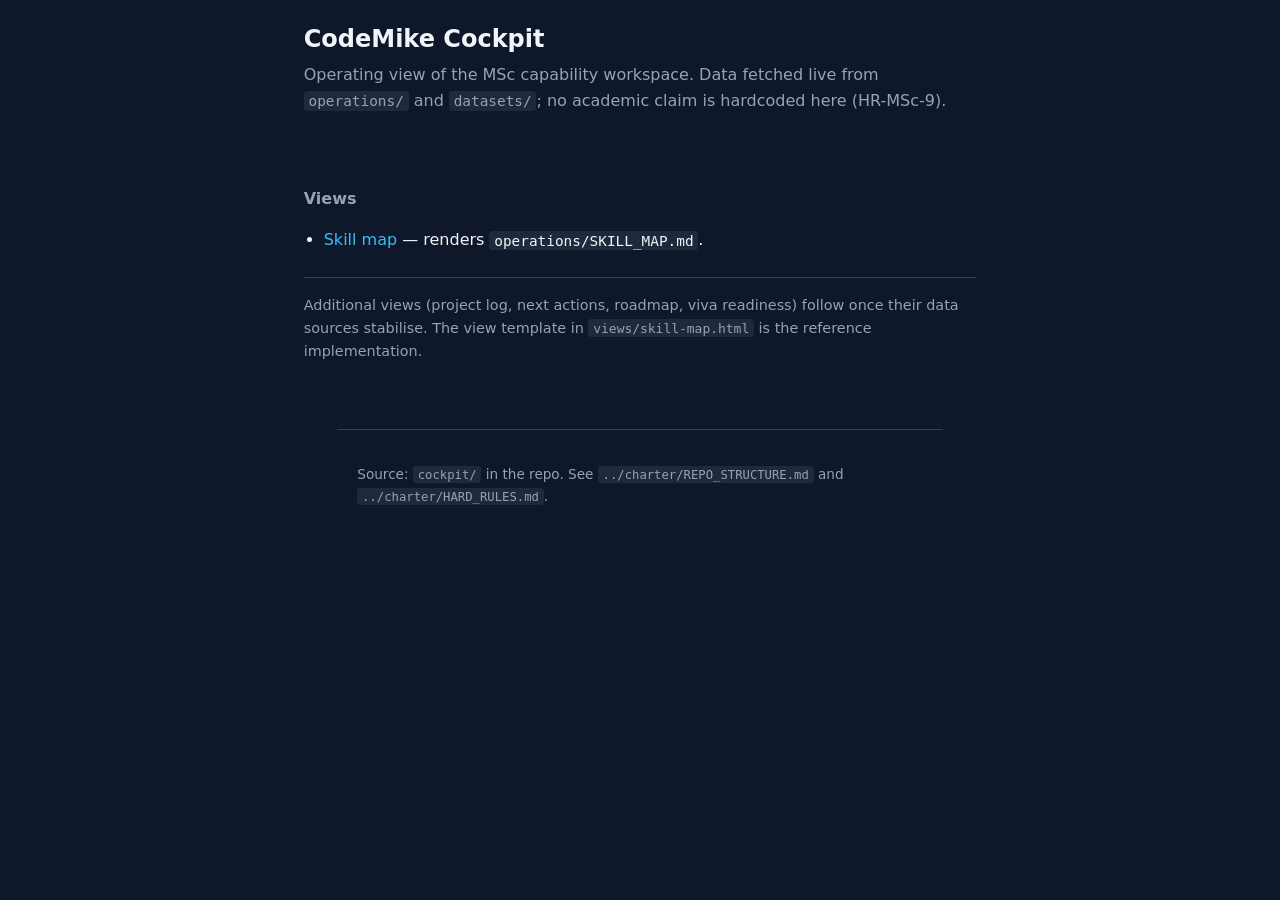
<file: cockpit/index.html>
<!doctype html>
<html lang="en">
<head>
  <meta charset="utf-8">
  <meta name="viewport" content="width=device-width, initial-scale=1">
  <title>CodeMike Cockpit</title>
  <link rel="manifest" href="./manifest.webmanifest">
  <link rel="stylesheet" href="./assets/cockpit.css">
  <meta name="theme-color" content="#0f172a">
</head>
<body>
  <header class="cm-header">
    <h1>CodeMike Cockpit</h1>
    <p class="cm-tagline">Operating view of the MSc capability workspace. Data fetched live from <code>operations/</code> and <code>datasets/</code>; no academic claim is hardcoded here (HR-MSc-9).</p>
  </header>

  <nav class="cm-nav">
    <h2>Views</h2>
    <ul>
      <li><a href="./views/skill-map.html">Skill map</a> &mdash; renders <code>operations/SKILL_MAP.md</code>.</li>
    </ul>
    <p class="cm-future">Additional views (project log, next actions, roadmap, viva readiness) follow once their data sources stabilise. The view template in <code>views/skill-map.html</code> is the reference implementation.</p>
  </nav>

  <footer class="cm-footer">
    <p>Source: <code>cockpit/</code> in the repo. See <code>../charter/REPO_STRUCTURE.md</code> and <code>../charter/HARD_RULES.md</code>.</p>
  </footer>

  <script>
    if ('serviceWorker' in navigator) {
      navigator.serviceWorker.register('./sw.js').catch(() => {});
    }
  </script>
</body>
</html>
</file>
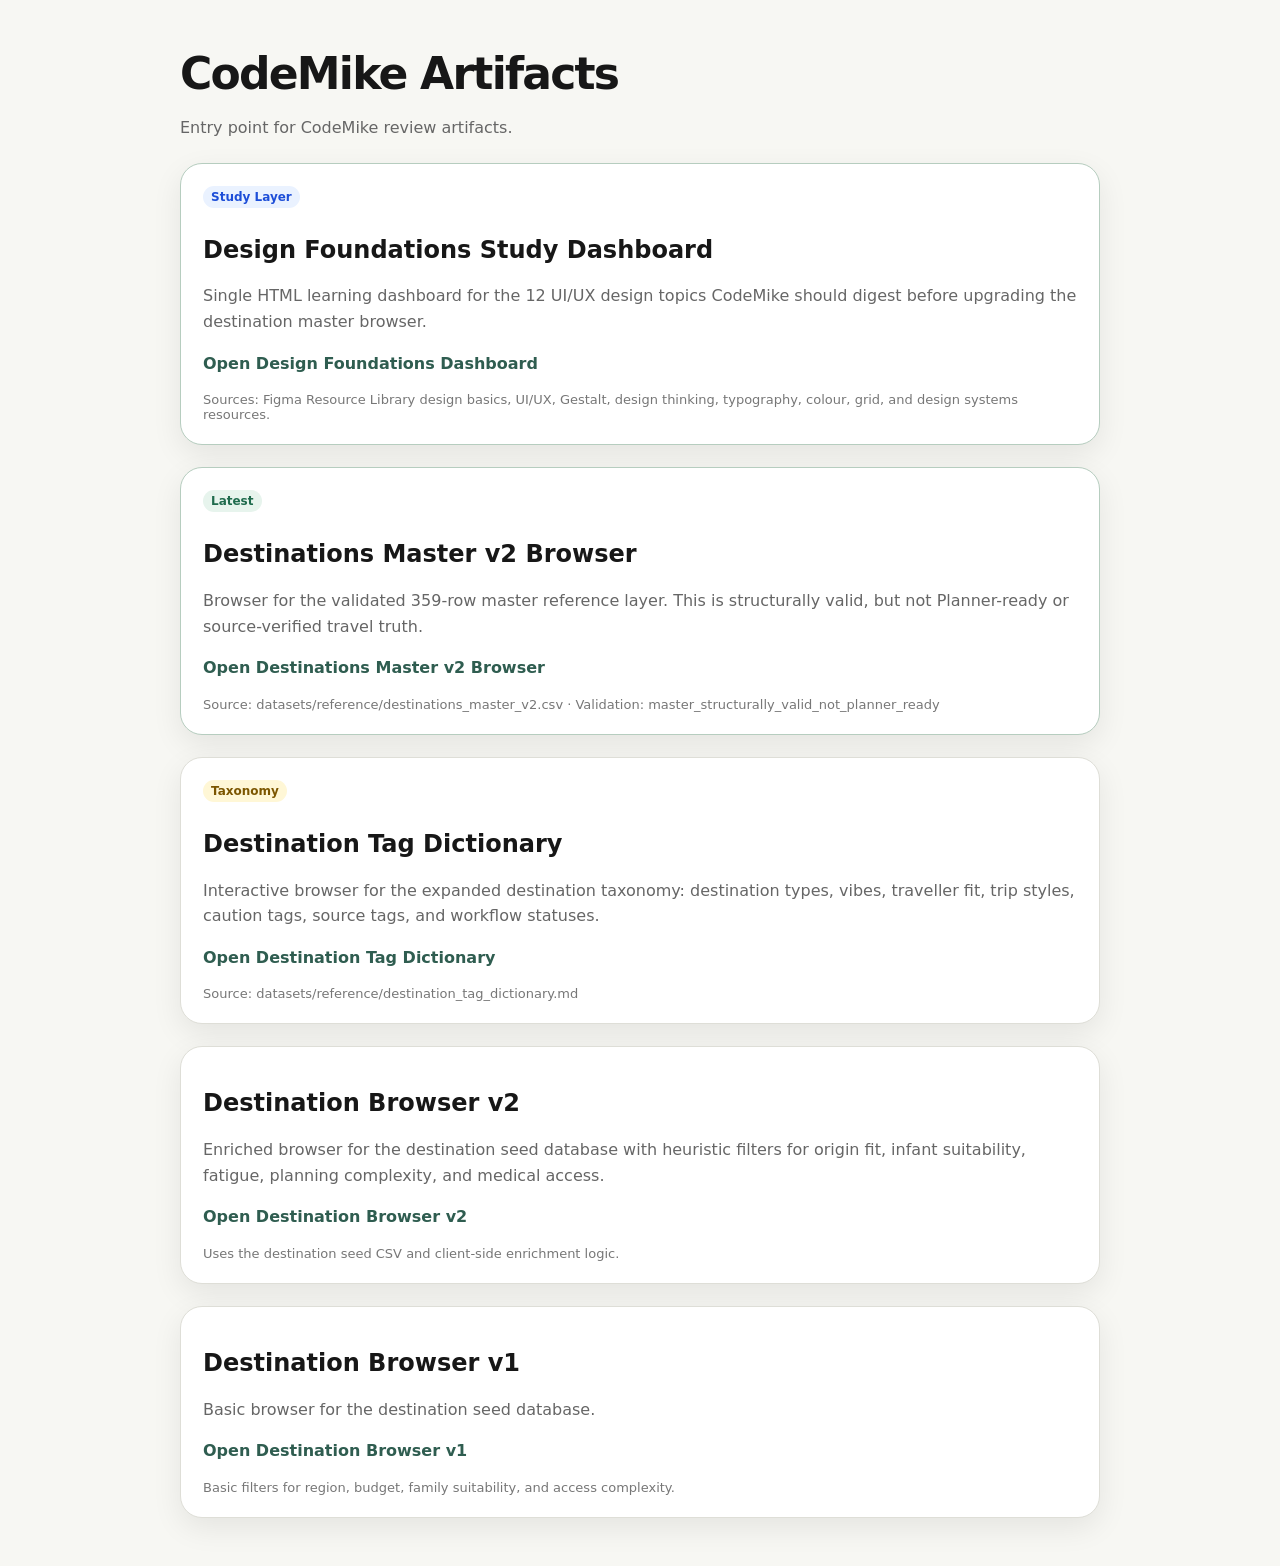
<file: docs/index.html>
<!doctype html>
<html lang="en">
<head>
  <meta charset="utf-8" />
  <meta name="viewport" content="width=device-width, initial-scale=1" />
  <title>CodeMike Artifacts</title>
  <style>
    body { margin: 0; font-family: system-ui, -apple-system, BlinkMacSystemFont, "Segoe UI", sans-serif; background: #f7f7f3; color: #171717; }
    main { max-width: 920px; margin: 0 auto; padding: 48px 20px; }
    h1 { font-size: 44px; letter-spacing: -0.04em; margin: 0 0 12px; }
    p { color: #666; line-height: 1.6; font-size: 16px; }
    .card { background: white; border: 1px solid #deded7; border-radius: 22px; padding: 22px; margin-top: 22px; box-shadow: 0 10px 30px rgba(0,0,0,.08); }
    .featured { border-color: #b6cdbf; }
    a { color: #2f5d50; font-weight: 800; text-decoration: none; }
    a:hover { text-decoration: underline; }
    .meta { font-size: 13px; color: #777; margin-top: 10px; }
    .tag { display: inline-block; padding: 4px 8px; border-radius: 999px; background: #e7f4ed; color: #1f6b4d; font-size: 12px; font-weight: 700; margin-bottom: 8px; }
    .warn { background: #fff7d6; color: #7c5600; }
    .study { background: #eaf2ff; color: #1d4ed8; }
  </style>
</head>
<body>
  <main>
    <h1>CodeMike Artifacts</h1>
    <p>Entry point for CodeMike review artifacts.</p>

    <section class="card featured">
      <div class="tag study">Study Layer</div>
      <h2>Design Foundations Study Dashboard</h2>
      <p>Single HTML learning dashboard for the 12 UI/UX design topics CodeMike should digest before upgrading the destination master browser.</p>
      <p><a href="design-foundations.html">Open Design Foundations Dashboard</a></p>
      <div class="meta">Sources: Figma Resource Library design basics, UI/UX, Gestalt, design thinking, typography, colour, grid, and design systems resources.</div>
    </section>

    <section class="card featured">
      <div class="tag">Latest</div>
      <h2>Destinations Master v2 Browser</h2>
      <p>Browser for the validated 359-row master reference layer. This is structurally valid, but not Planner-ready or source-verified travel truth.</p>
      <p><a href="destination-master-browser.html">Open Destinations Master v2 Browser</a></p>
      <div class="meta">Source: datasets/reference/destinations_master_v2.csv · Validation: master_structurally_valid_not_planner_ready</div>
    </section>

    <section class="card">
      <div class="tag warn">Taxonomy</div>
      <h2>Destination Tag Dictionary</h2>
      <p>Interactive browser for the expanded destination taxonomy: destination types, vibes, traveller fit, trip styles, caution tags, source tags, and workflow statuses.</p>
      <p><a href="destination-tag-dictionary.html">Open Destination Tag Dictionary</a></p>
      <div class="meta">Source: datasets/reference/destination_tag_dictionary.md</div>
    </section>

    <section class="card">
      <h2>Destination Browser v2</h2>
      <p>Enriched browser for the destination seed database with heuristic filters for origin fit, infant suitability, fatigue, planning complexity, and medical access.</p>
      <p><a href="destination-browser-v2.html">Open Destination Browser v2</a></p>
      <div class="meta">Uses the destination seed CSV and client-side enrichment logic.</div>
    </section>

    <section class="card">
      <h2>Destination Browser v1</h2>
      <p>Basic browser for the destination seed database.</p>
      <p><a href="destination-browser-v1.html">Open Destination Browser v1</a></p>
      <div class="meta">Basic filters for region, budget, family suitability, and access complexity.</div>
    </section>
  </main>
</body>
</html>
</file>
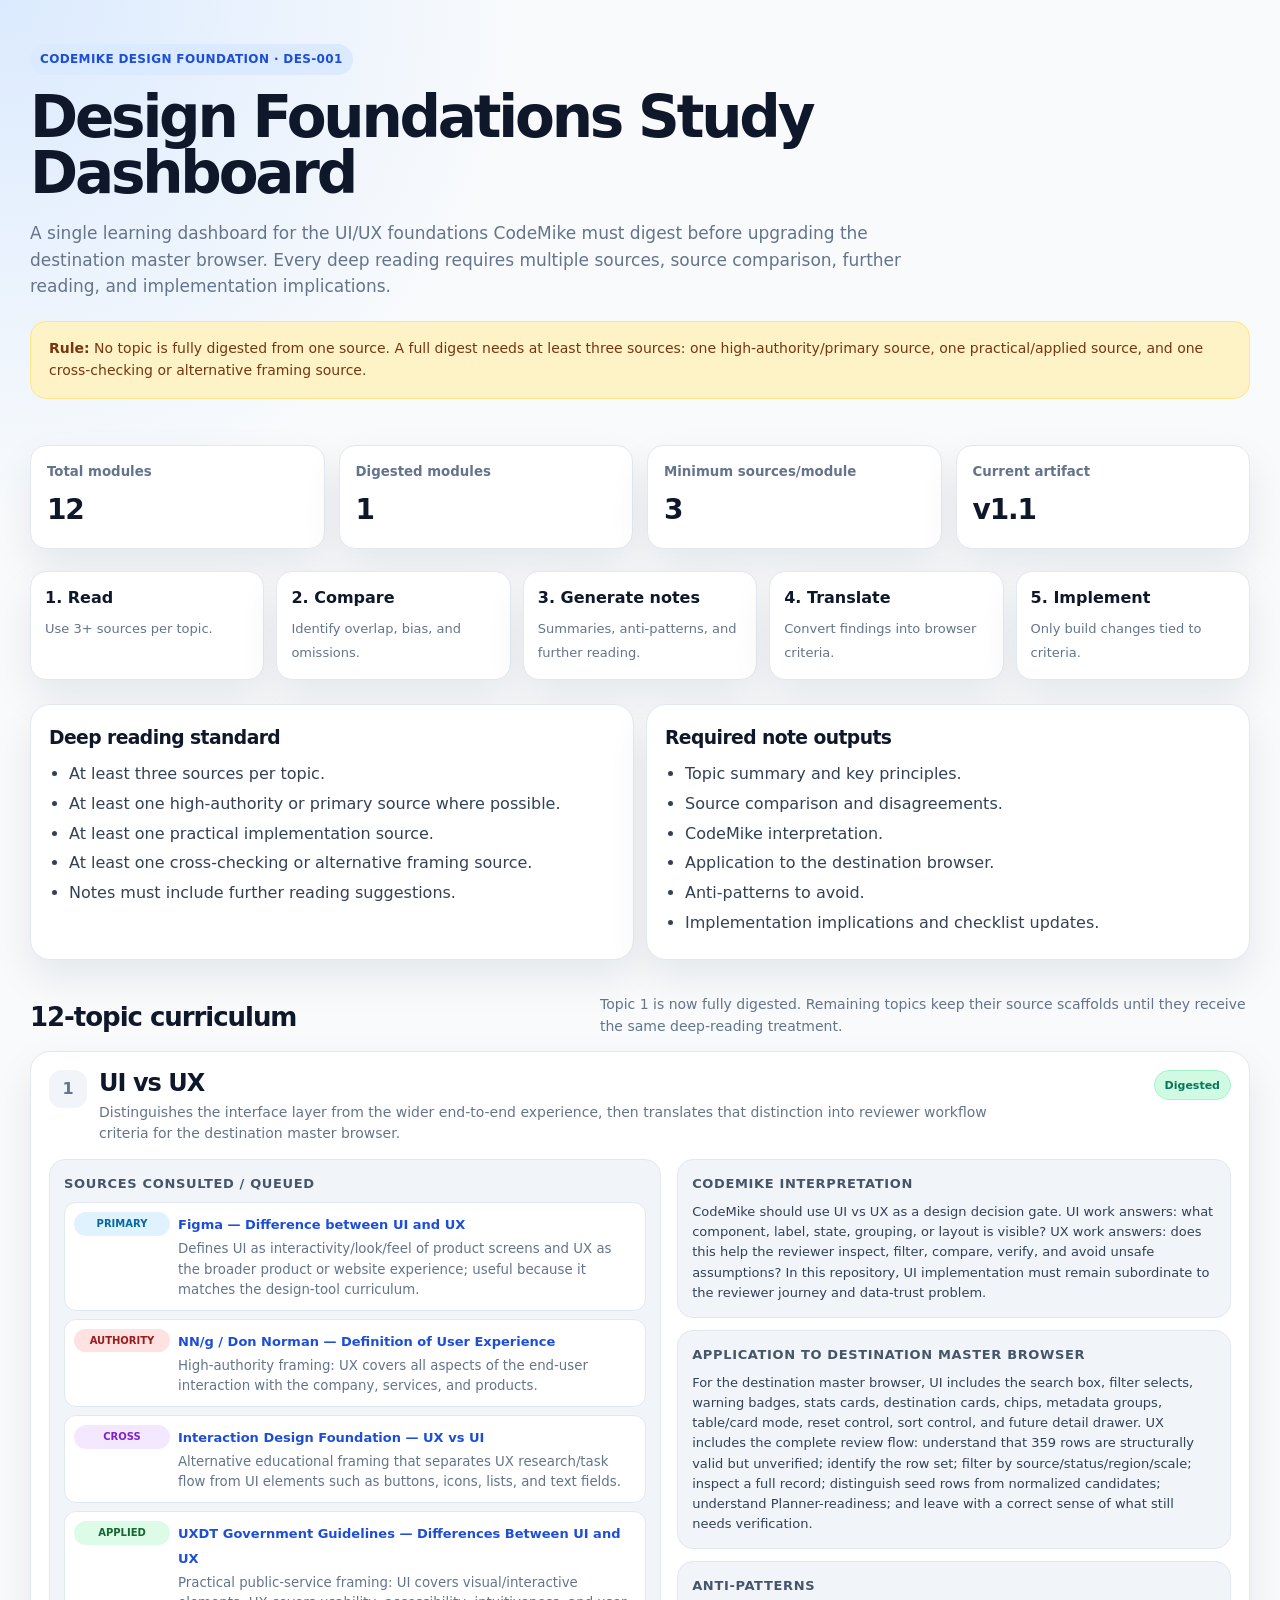
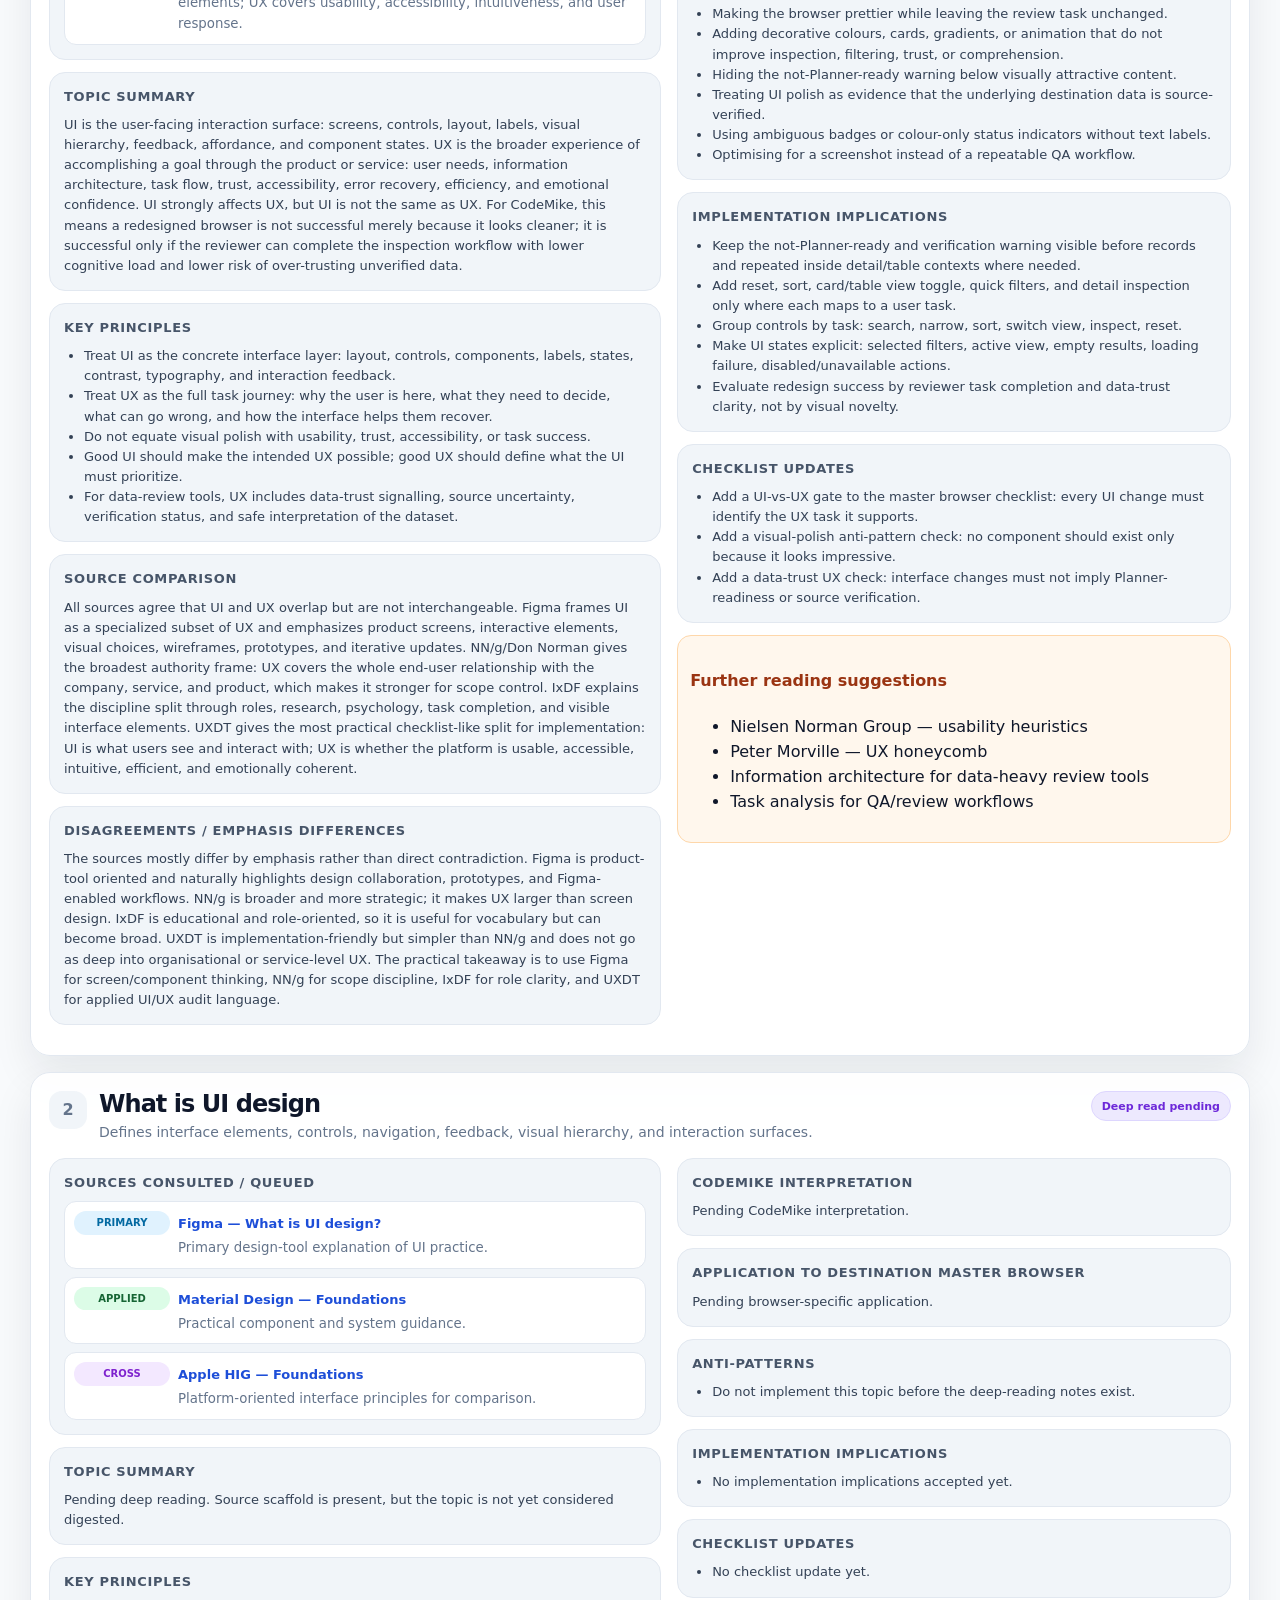
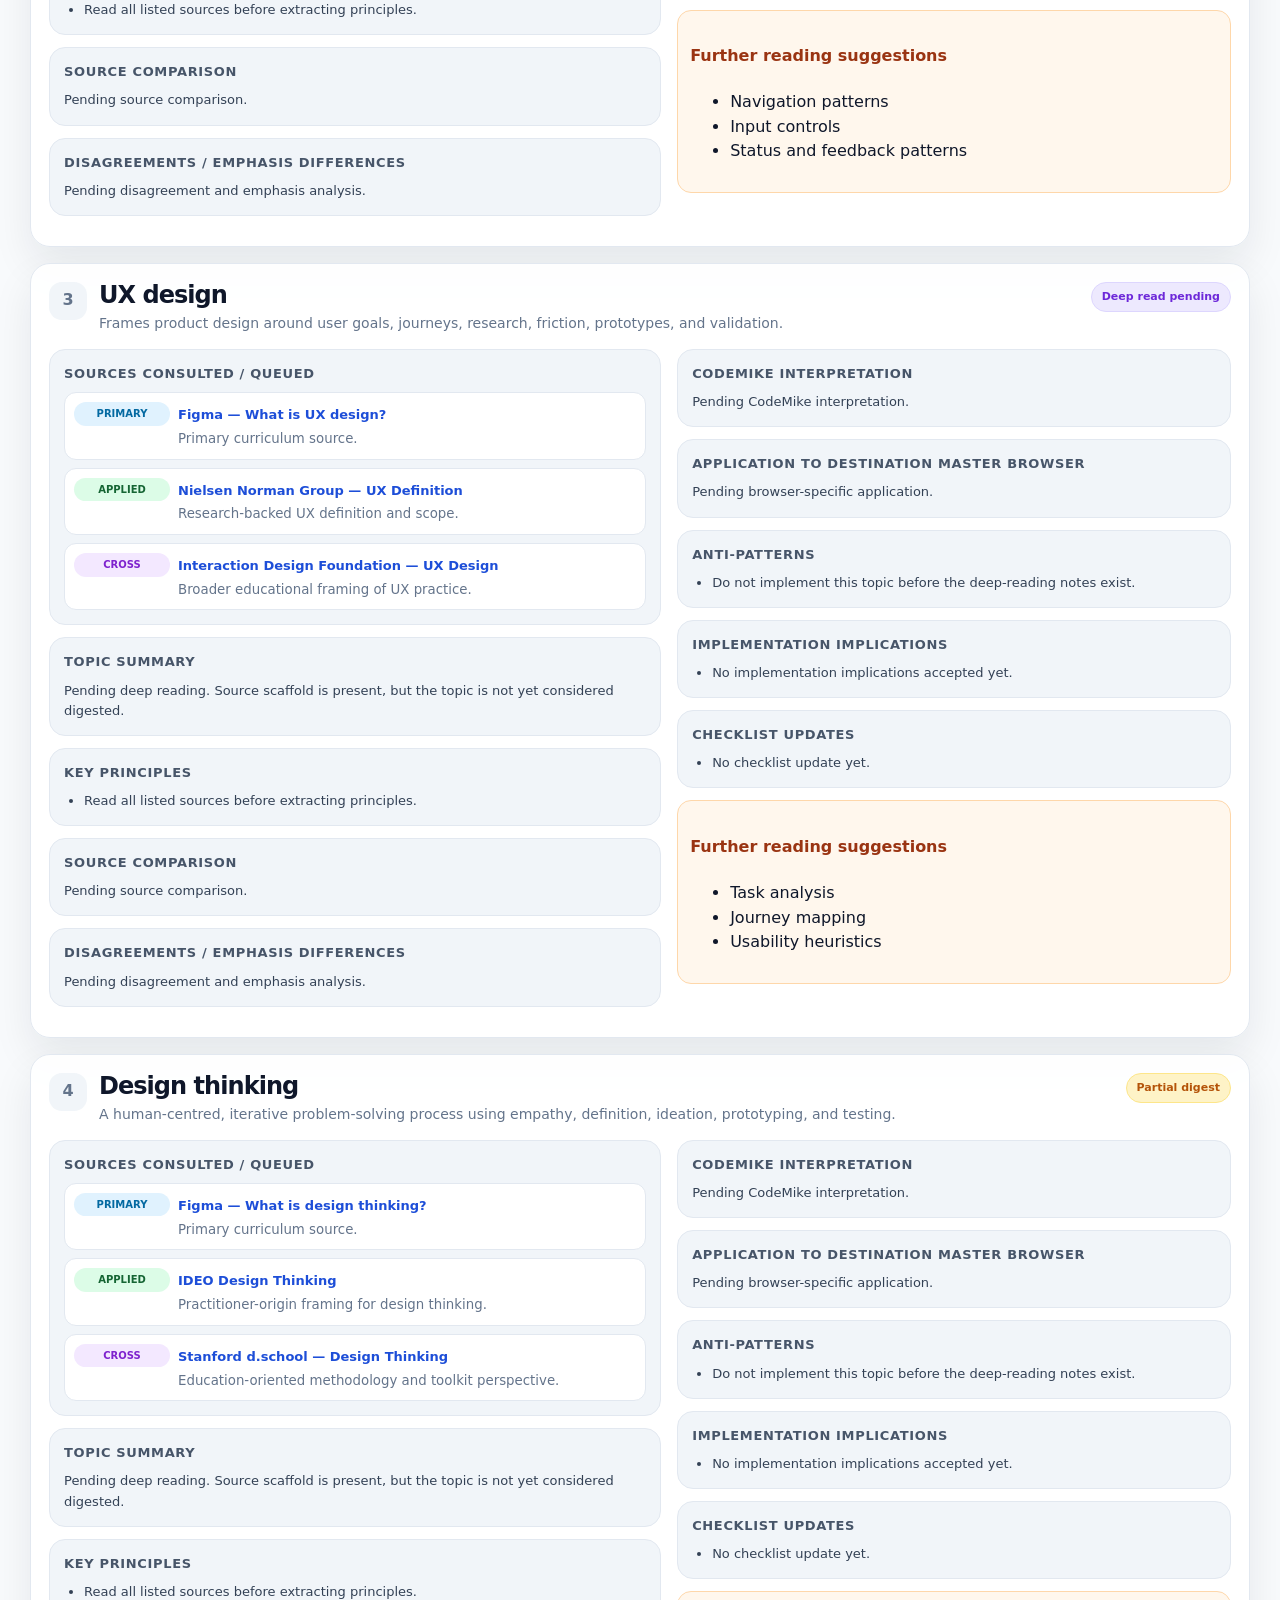
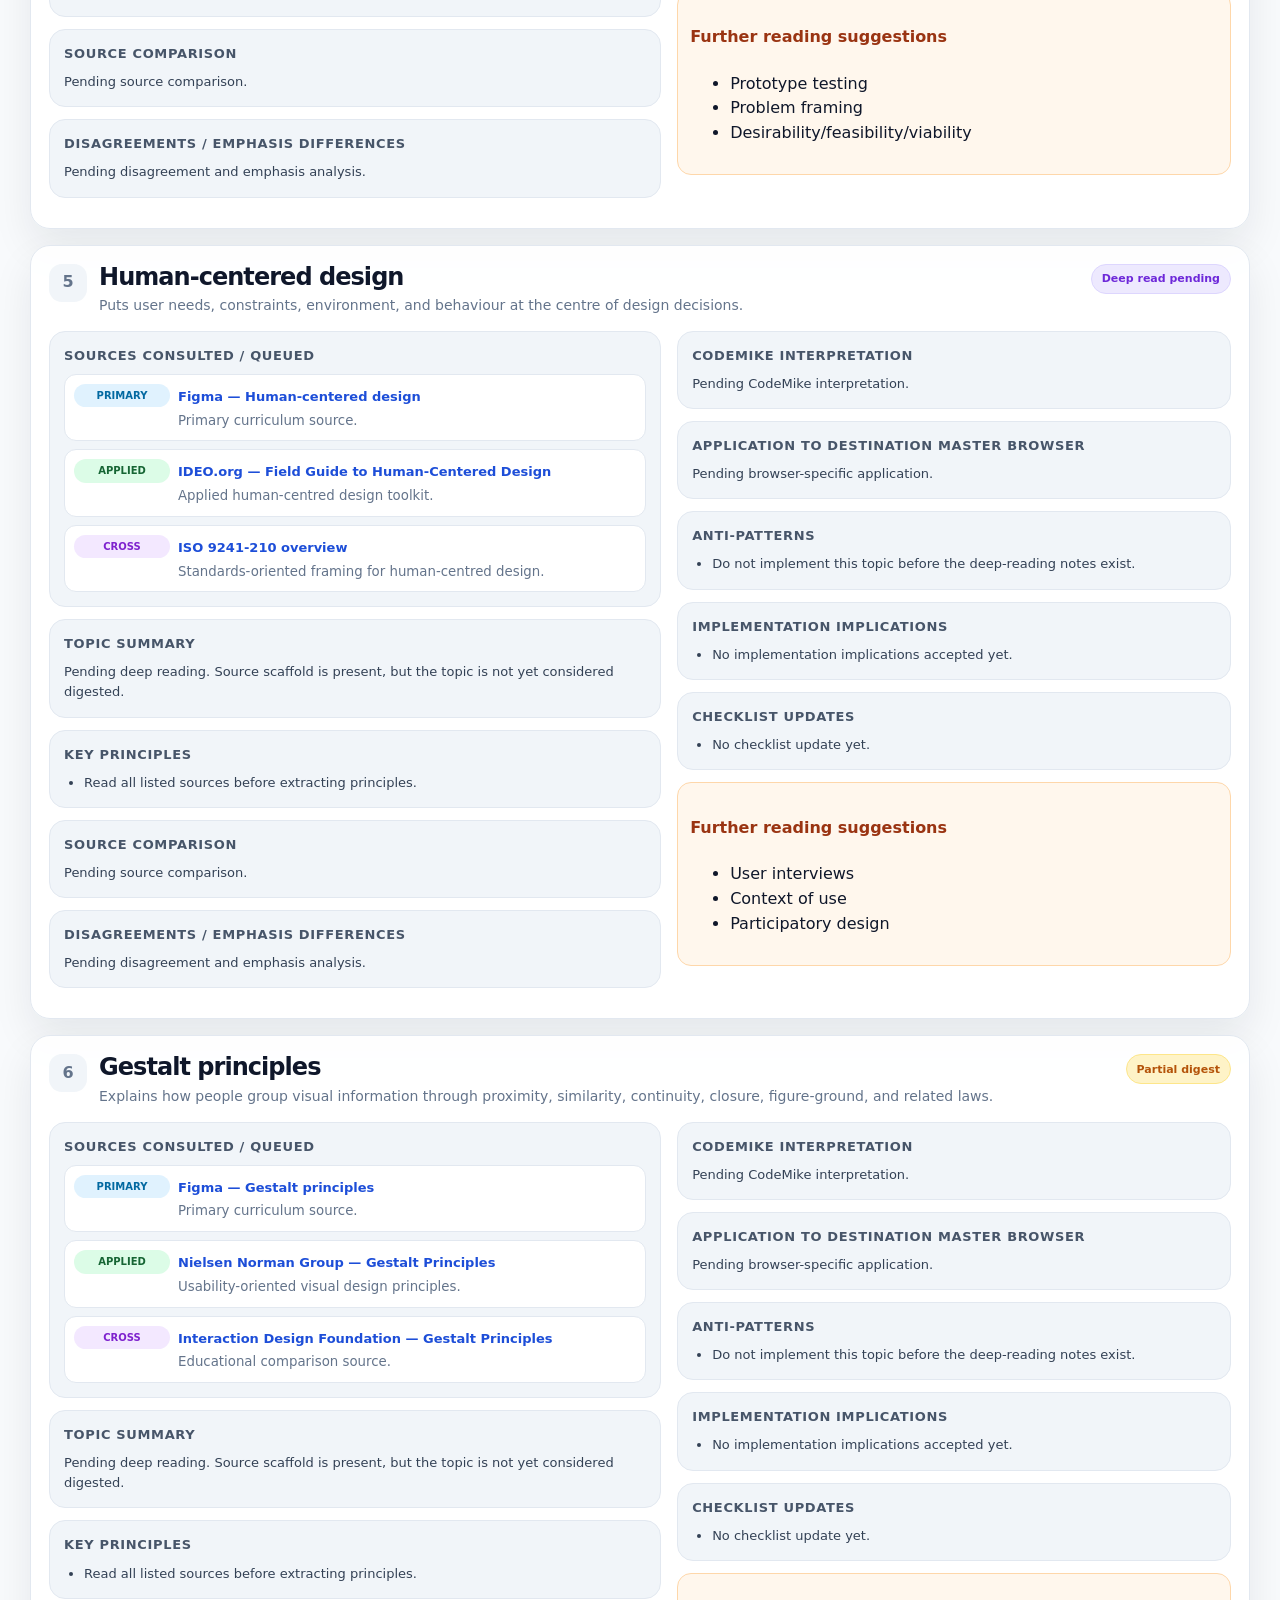
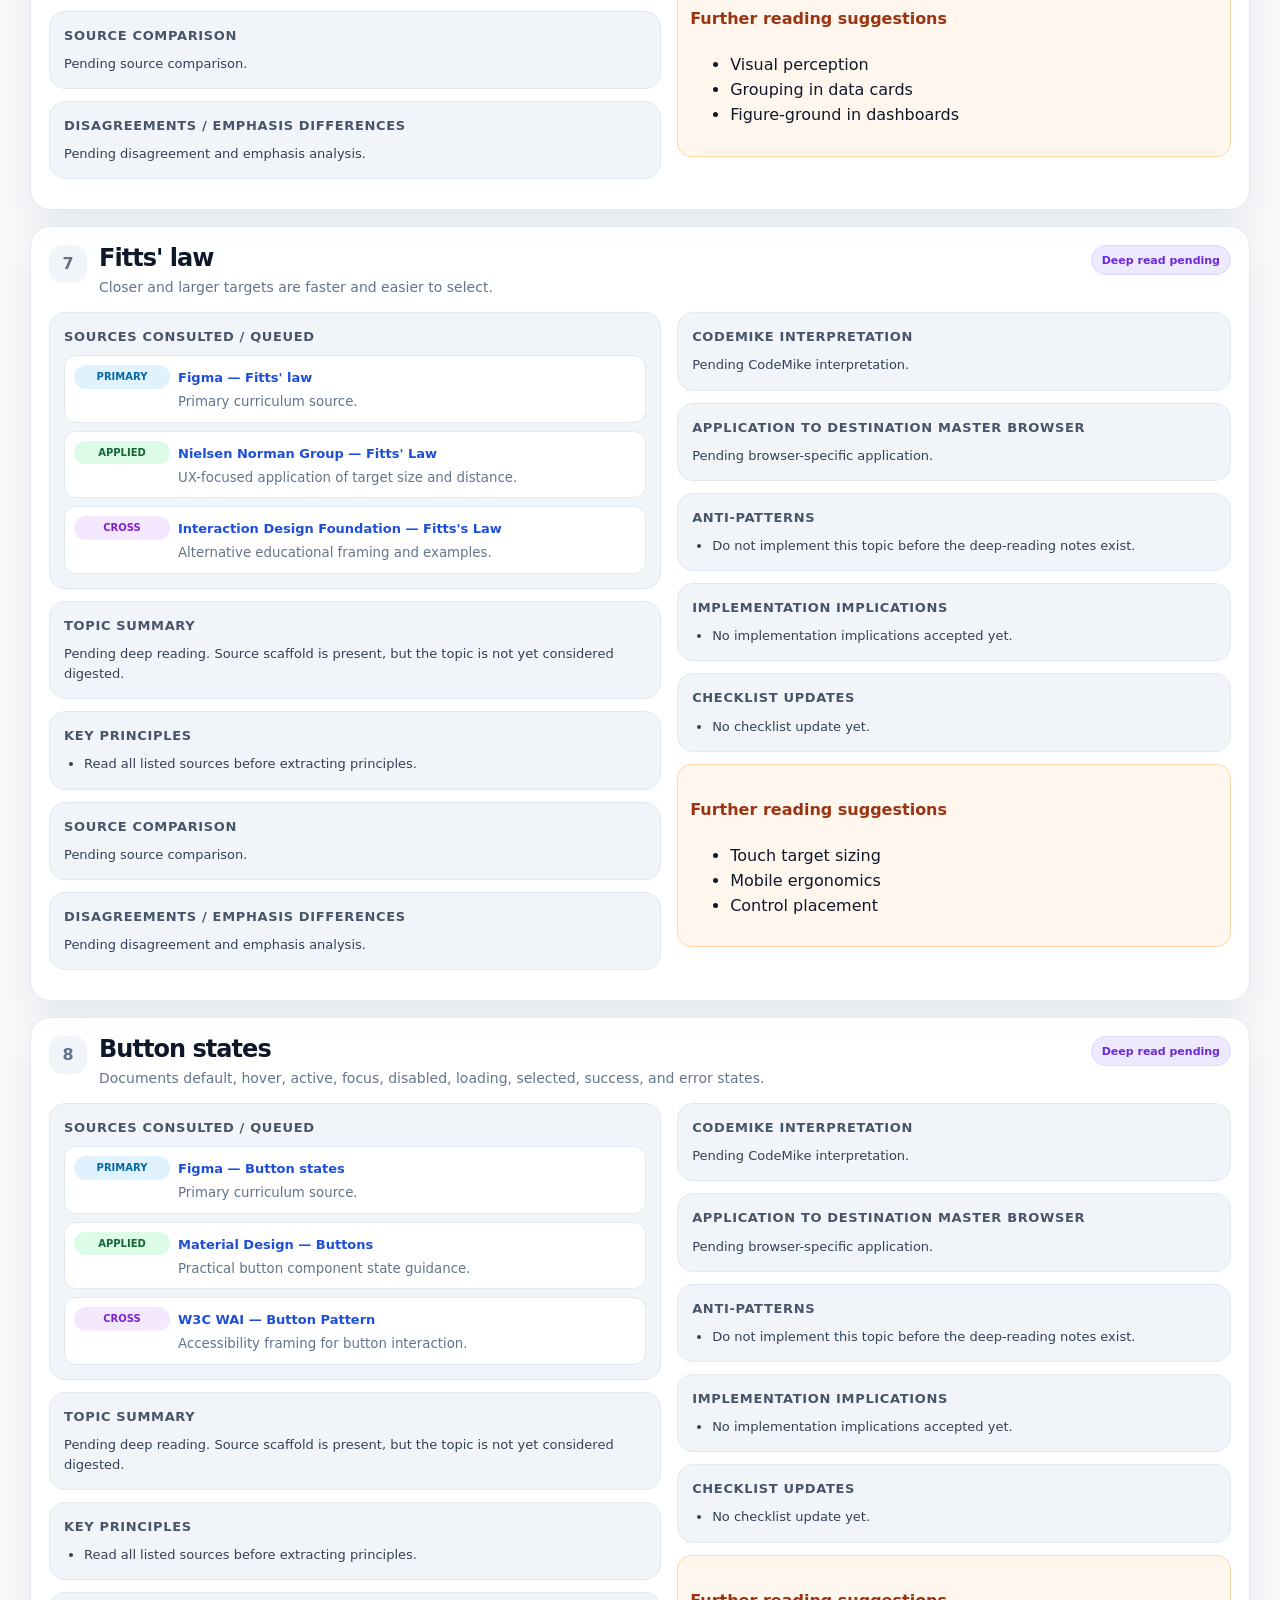
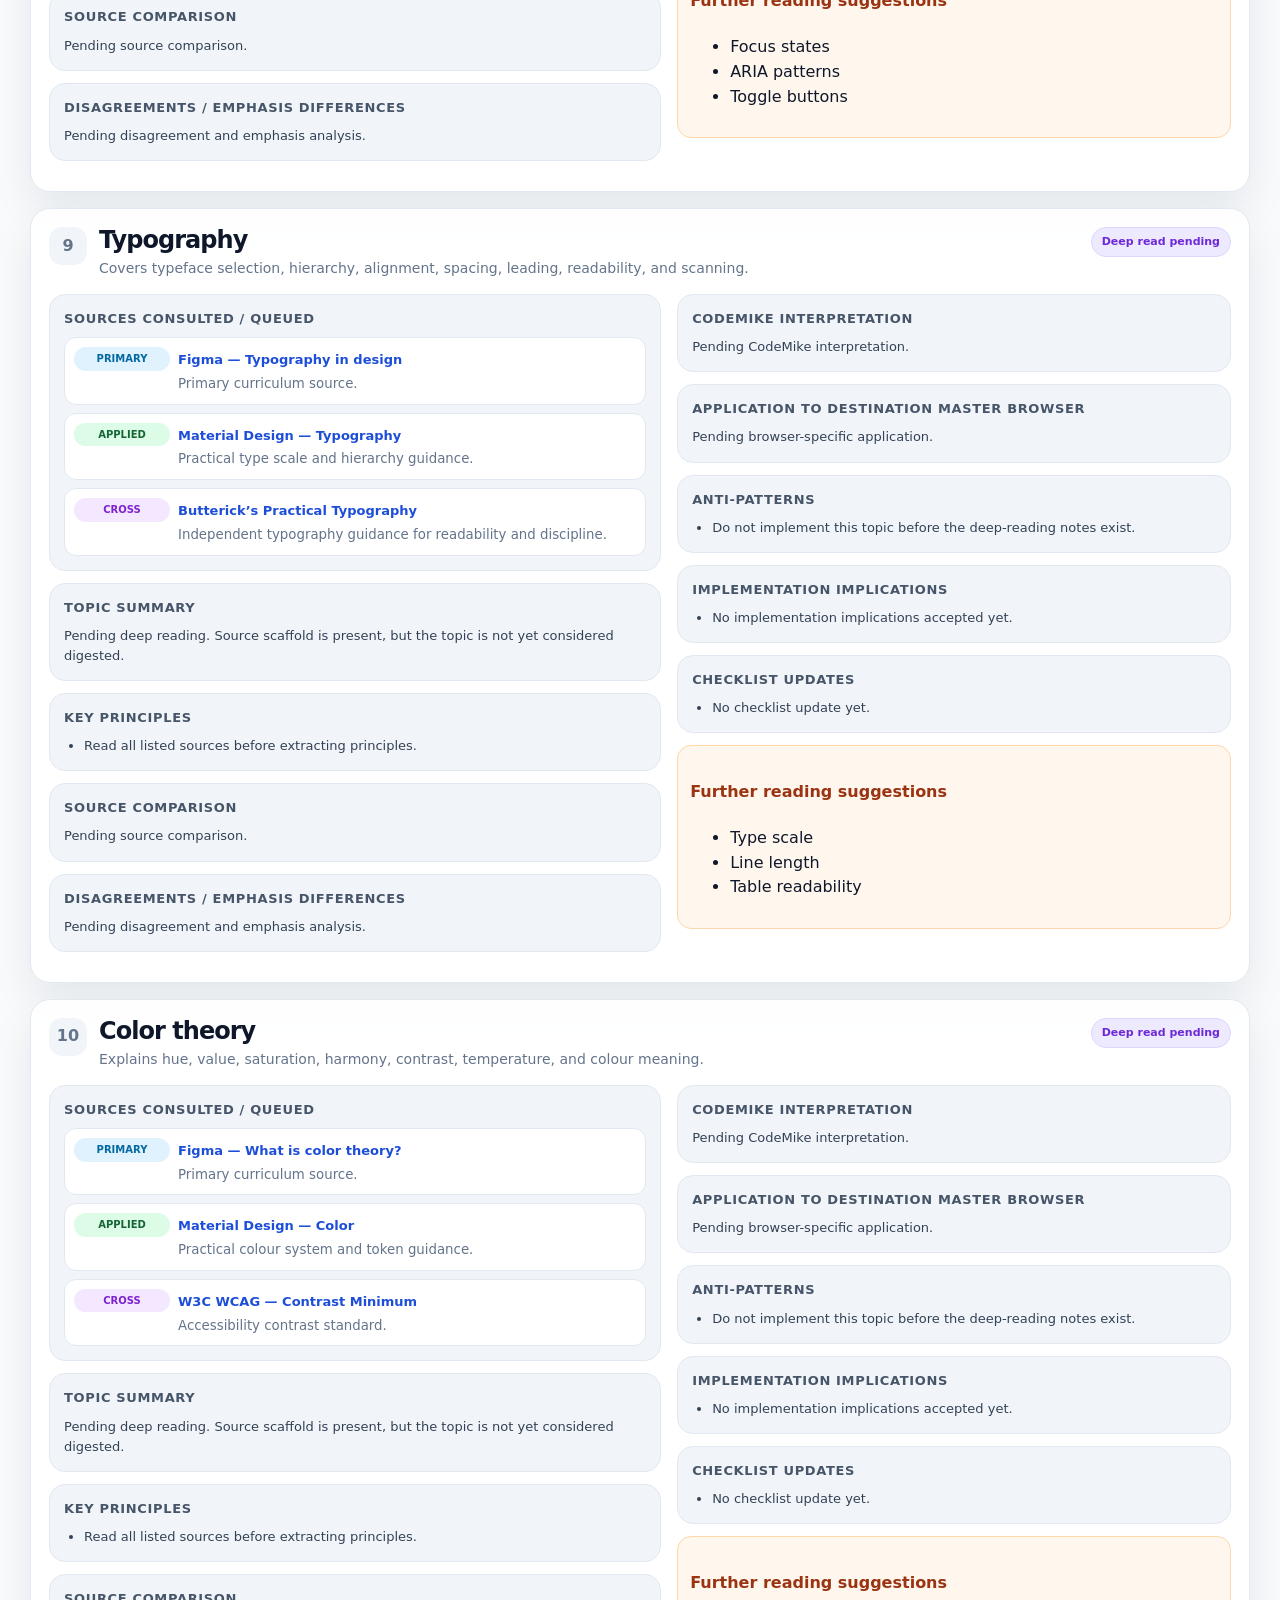
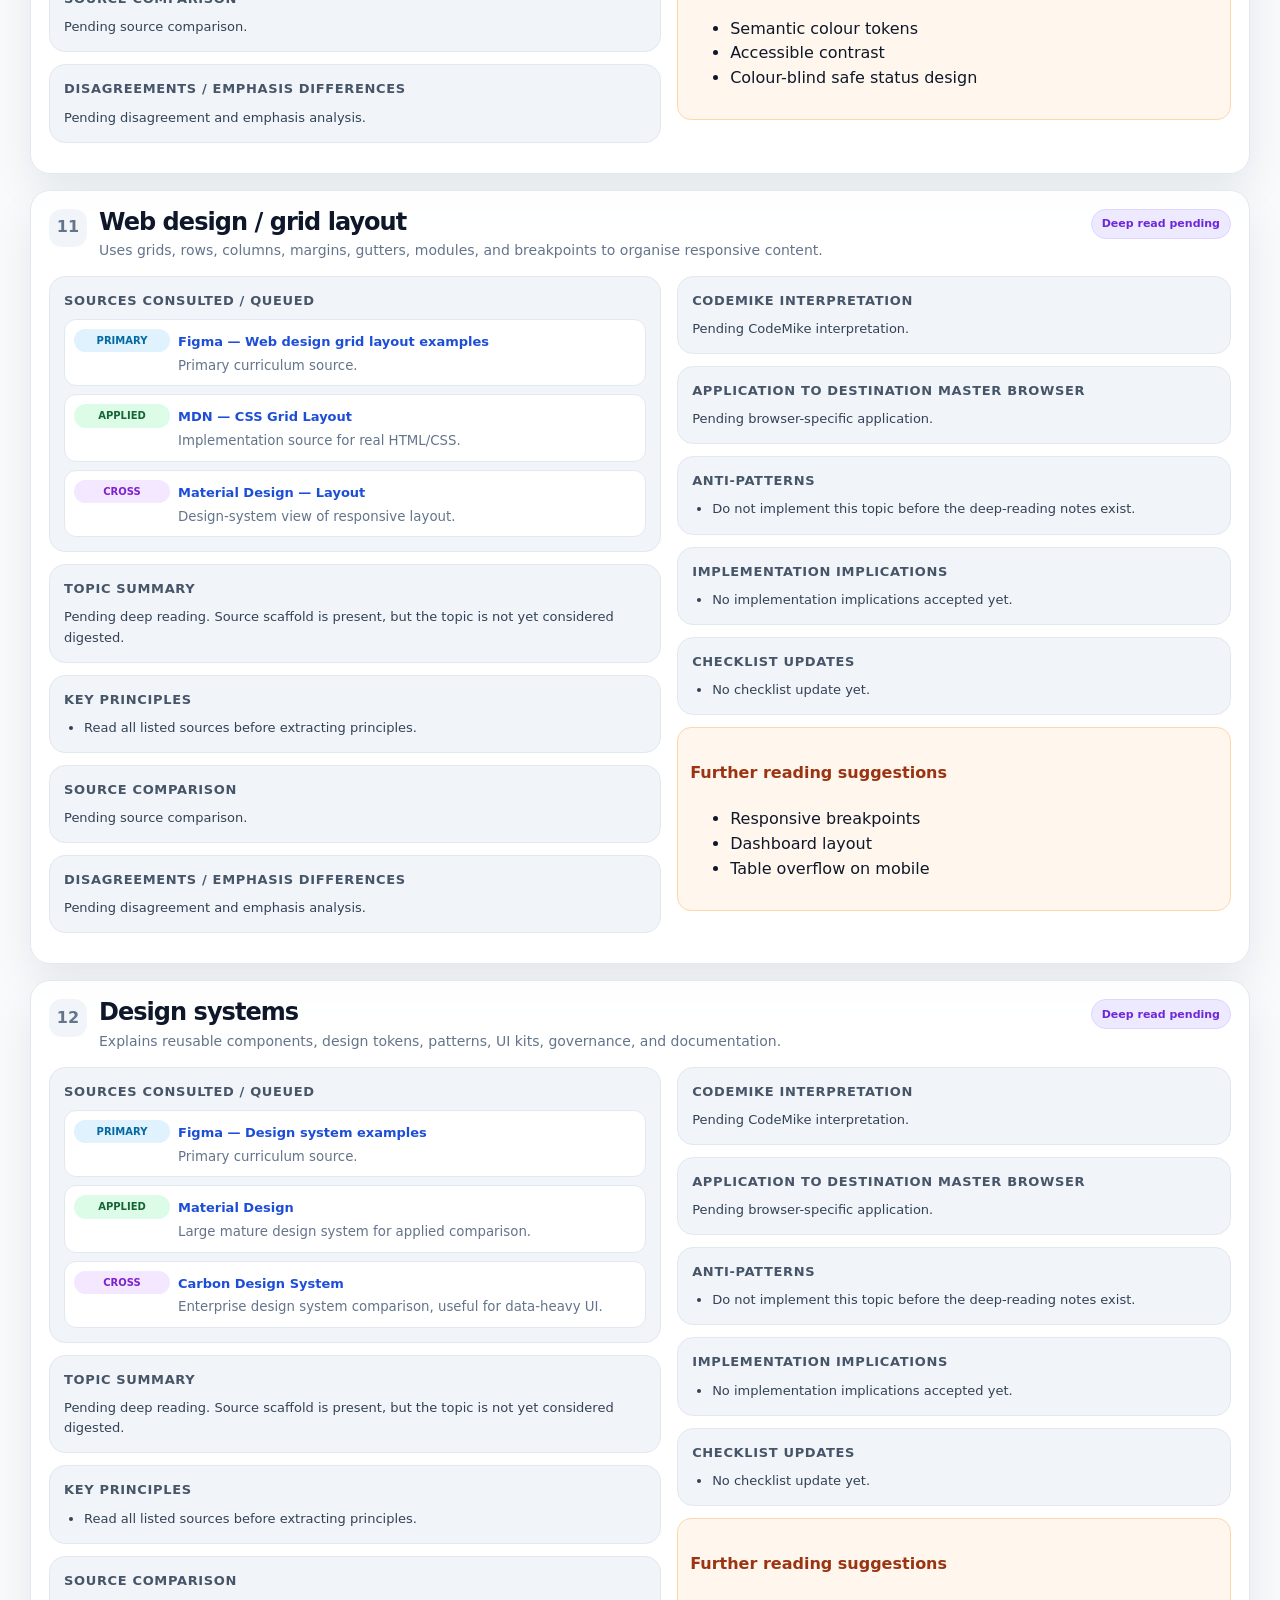
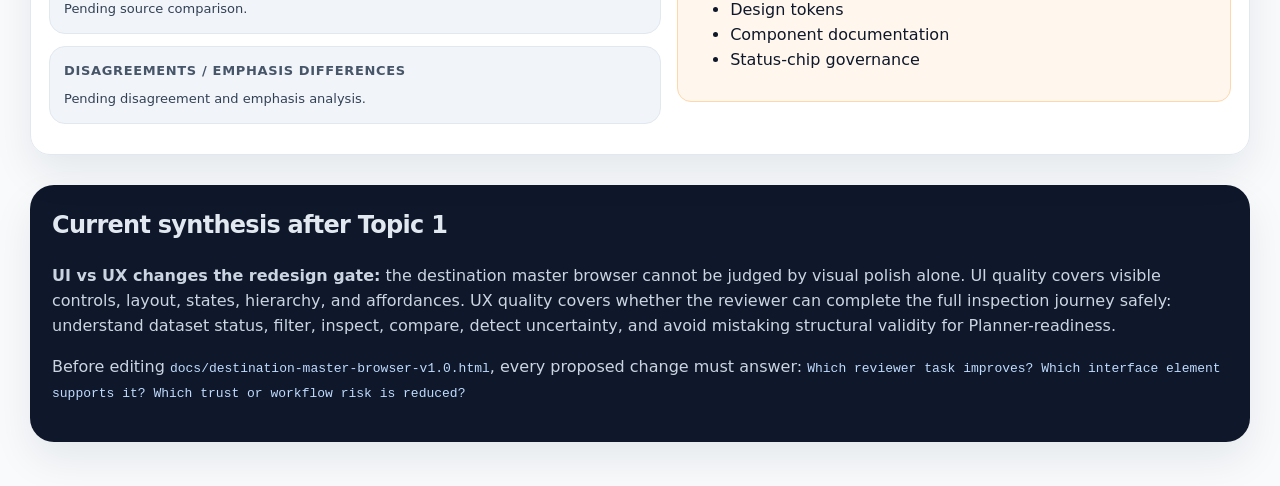
<file: docs/design-foundations-v1.html>
<!doctype html>
<html lang="en">
<head>
  <meta charset="utf-8" />
  <meta name="viewport" content="width=device-width, initial-scale=1" />
  <title>CodeMike — Design Foundations Study Dashboard</title>
  <style>
    :root {
      --bg: #f8fafc;
      --ink: #0f172a;
      --muted: #64748b;
      --panel: #ffffff;
      --line: #e2e8f0;
      --soft: #f1f5f9;
      --accent: #2563eb;
      --accent-soft: #dbeafe;
      --warn: #b45309;
      --warn-soft: #fef3c7;
      --good: #047857;
      --good-soft: #d1fae5;
      --todo: #6d28d9;
      --todo-soft: #ede9fe;
      --risk: #be123c;
      --risk-soft: #ffe4e6;
      --radius: 20px;
      --shadow: 0 18px 40px rgba(15, 23, 42, 0.08);
    }

    * { box-sizing: border-box; }

    body {
      margin: 0;
      font-family: Inter, ui-sans-serif, system-ui, -apple-system, BlinkMacSystemFont, "Segoe UI", sans-serif;
      color: var(--ink);
      background: radial-gradient(circle at top left, #dbeafe 0, transparent 32rem), var(--bg);
      line-height: 1.55;
    }

    .wrap { width: min(1220px, calc(100vw - 32px)); margin: 0 auto; }
    header { padding: 44px 0 24px; }

    .eyebrow {
      display: inline-flex;
      padding: 6px 10px;
      border-radius: 999px;
      background: var(--accent-soft);
      color: #1d4ed8;
      font-weight: 800;
      font-size: 12px;
      letter-spacing: .03em;
      text-transform: uppercase;
      margin-bottom: 14px;
    }

    h1 { margin: 0; font-size: clamp(32px, 5vw, 58px); line-height: .98; letter-spacing: -0.055em; max-width: 950px; }
    .lead { color: var(--muted); max-width: 900px; margin: 18px 0 0; font-size: 17px; }
    .notice { margin-top: 22px; padding: 16px 18px; background: var(--warn-soft); color: #78350f; border: 1px solid #fde68a; border-radius: 16px; font-size: 14px; }

    .stats { display: grid; grid-template-columns: repeat(4, 1fr); gap: 14px; margin: 22px 0; }
    .stat { background: var(--panel); border: 1px solid var(--line); border-radius: 16px; padding: 16px; box-shadow: var(--shadow); }
    .stat small { display: block; color: var(--muted); margin-bottom: 6px; font-weight: 700; }
    .stat strong { font-size: 28px; letter-spacing: -0.04em; }

    .section-title { margin: 34px 0 14px; display: flex; justify-content: space-between; gap: 16px; align-items: end; }
    .section-title h2 { margin: 0; font-size: 26px; letter-spacing: -0.04em; }
    .section-title p { margin: 0; color: var(--muted); max-width: 650px; font-size: 14px; }

    .workflow, .rule-grid { display: grid; gap: 12px; }
    .workflow { grid-template-columns: repeat(5, 1fr); margin-bottom: 24px; }
    .rule-grid { grid-template-columns: 1fr 1fr; margin: 24px 0; }
    .step, .rule, .module { background: var(--panel); border: 1px solid var(--line); box-shadow: var(--shadow); }
    .step { border-radius: 16px; padding: 14px; }
    .step strong { display: block; margin-bottom: 5px; }
    .step span { color: var(--muted); font-size: 13px; }
    .rule { border-radius: var(--radius); padding: 18px; }
    .rule h3 { margin: 0 0 10px; letter-spacing: -0.03em; }
    .rule ul { margin: 10px 0 0; padding-left: 20px; color: #334155; }
    .rule li { margin: 5px 0; }

    .module-list { display: grid; gap: 16px; }
    .module { background: rgba(255, 255, 255, 0.94); border-radius: var(--radius); padding: 18px; min-width: 0; }
    .module-head { display: grid; grid-template-columns: auto 1fr auto; gap: 12px; align-items: start; margin-bottom: 14px; }
    .num { width: 38px; height: 38px; border-radius: 13px; display: grid; place-items: center; background: var(--soft); color: var(--muted); font-weight: 900; }
    .status { display: inline-flex; align-items: center; min-height: 30px; border-radius: 999px; padding: 5px 10px; font-size: 11px; font-weight: 850; white-space: nowrap; border: 1px solid transparent; }
    .status.done { background: var(--good-soft); color: var(--good); border-color: #a7f3d0; }
    .status.partial { background: var(--warn-soft); color: var(--warn); border-color: #fde68a; }
    .status.todo { background: var(--todo-soft); color: var(--todo); border-color: #ddd6fe; }
    .module h3 { margin: 0 0 5px; font-size: 24px; line-height: 1.1; letter-spacing: -0.04em; }
    .module .summary { margin: 0; color: var(--muted); font-size: 14px; max-width: 900px; }

    .module-grid { display: grid; grid-template-columns: minmax(0, 1.05fr) minmax(0, .95fr); gap: 16px; align-items: start; }
    .panel { background: var(--soft); border: 1px solid var(--line); border-radius: 16px; padding: 14px; min-width: 0; margin-bottom: 12px; }
    .panel h4 { margin: 0 0 8px; font-size: 13px; text-transform: uppercase; letter-spacing: .05em; color: #475569; }
    .panel p, .panel li { color: #334155; font-size: 13px; }
    .panel p { margin: 0; }
    .panel ul { margin: 8px 0 0; padding-left: 20px; }

    .source-list { display: grid; gap: 8px; }
    .source-row { display: grid; grid-template-columns: 96px 1fr; gap: 8px; align-items: start; padding: 9px; background: white; border: 1px solid var(--line); border-radius: 12px; }
    .source-type { display: inline-flex; justify-content: center; border-radius: 999px; padding: 4px 7px; font-size: 10px; font-weight: 900; text-transform: uppercase; background: #e0f2fe; color: #0369a1; }
    .source-type.applied { background: #dcfce7; color: #166534; }
    .source-type.cross { background: #f3e8ff; color: #7e22ce; }
    .source-type.authority { background: #fee2e2; color: #991b1b; }
    .source-row a { color: #1d4ed8; font-weight: 800; text-decoration: none; font-size: 13px; }
    .source-row a:hover { text-decoration: underline; }
    .source-row small { display: block; color: var(--muted); margin-top: 2px; }

    .note-grid { display: grid; grid-template-columns: repeat(2, minmax(0, 1fr)); gap: 10px; }
    .note { border: 1px dashed #cbd5e1; border-radius: 12px; padding: 10px; background: rgba(255,255,255,0.72); color: #334155; font-size: 13px; }
    .note strong { display: block; color: var(--ink); margin-bottom: 4px; }
    .further { background: #fff7ed; border: 1px solid #fed7aa; border-radius: 14px; padding: 12px; }
    .further h4 { color: #9a3412; }
    .decision { background: #0f172a; color: #e2e8f0; border-radius: 24px; padding: 22px; margin: 30px 0 44px; box-shadow: var(--shadow); }
    .decision h2 { margin-top: 0; letter-spacing: -0.03em; }
    .decision code { color: #bfdbfe; }
    .decision p { color: #cbd5e1; }

    @media (max-width: 980px) {
      .workflow { grid-template-columns: repeat(2, 1fr); }
      .stats { grid-template-columns: repeat(2, 1fr); }
      .section-title { display: block; }
      .section-title p { margin-top: 8px; }
      .rule-grid, .module-grid { grid-template-columns: 1fr; }
    }
    @media (max-width: 640px) {
      .workflow, .stats, .note-grid { grid-template-columns: 1fr; }
      .module-head { grid-template-columns: auto 1fr; }
      .module-head .status { grid-column: 1 / -1; width: fit-content; }
      .source-row { grid-template-columns: 1fr; }
      header { padding-top: 28px; }
    }
  </style>
</head>
<body>
  <header class="wrap">
    <div class="eyebrow">CodeMike Design Foundation · DES-001</div>
    <h1>Design Foundations Study Dashboard</h1>
    <p class="lead">A single learning dashboard for the UI/UX foundations CodeMike must digest before upgrading the destination master browser. Every deep reading requires multiple sources, source comparison, further reading, and implementation implications.</p>
    <div class="notice"><strong>Rule:</strong> No topic is fully digested from one source. A full digest needs at least three sources: one high-authority/primary source, one practical/applied source, and one cross-checking or alternative framing source.</div>
  </header>

  <main class="wrap">
    <section class="stats">
      <div class="stat"><small>Total modules</small><strong>12</strong></div>
      <div class="stat"><small>Digested modules</small><strong>1</strong></div>
      <div class="stat"><small>Minimum sources/module</small><strong>3</strong></div>
      <div class="stat"><small>Current artifact</small><strong>v1.1</strong></div>
    </section>

    <section class="workflow">
      <div class="step"><strong>1. Read</strong><span>Use 3+ sources per topic.</span></div>
      <div class="step"><strong>2. Compare</strong><span>Identify overlap, bias, and omissions.</span></div>
      <div class="step"><strong>3. Generate notes</strong><span>Summaries, anti-patterns, and further reading.</span></div>
      <div class="step"><strong>4. Translate</strong><span>Convert findings into browser criteria.</span></div>
      <div class="step"><strong>5. Implement</strong><span>Only build changes tied to criteria.</span></div>
    </section>

    <section class="rule-grid">
      <article class="rule">
        <h3>Deep reading standard</h3>
        <ul>
          <li>At least three sources per topic.</li>
          <li>At least one high-authority or primary source where possible.</li>
          <li>At least one practical implementation source.</li>
          <li>At least one cross-checking or alternative framing source.</li>
          <li>Notes must include further reading suggestions.</li>
        </ul>
      </article>
      <article class="rule">
        <h3>Required note outputs</h3>
        <ul>
          <li>Topic summary and key principles.</li>
          <li>Source comparison and disagreements.</li>
          <li>CodeMike interpretation.</li>
          <li>Application to the destination browser.</li>
          <li>Anti-patterns to avoid.</li>
          <li>Implementation implications and checklist updates.</li>
        </ul>
      </article>
    </section>

    <div class="section-title">
      <h2>12-topic curriculum</h2>
      <p>Topic 1 is now fully digested. Remaining topics keep their source scaffolds until they receive the same deep-reading treatment.</p>
    </div>

    <section class="module-list" id="modules"></section>

    <section class="decision">
      <h2>Current synthesis after Topic 1</h2>
      <p><strong>UI vs UX changes the redesign gate:</strong> the destination master browser cannot be judged by visual polish alone. UI quality covers visible controls, layout, states, hierarchy, and affordances. UX quality covers whether the reviewer can complete the full inspection journey safely: understand dataset status, filter, inspect, compare, detect uncertainty, and avoid mistaking structural validity for Planner-readiness.</p>
      <p>Before editing <code>docs/destination-master-browser-v1.0.html</code>, every proposed change must answer: <code>Which reviewer task improves? Which interface element supports it? Which trust or workflow risk is reduced?</code></p>
    </section>
  </main>

  <script>
    const pendingNotes = {
      summary: 'Pending deep reading. Source scaffold is present, but the topic is not yet considered digested.',
      principles: ['Read all listed sources before extracting principles.'],
      comparison: 'Pending source comparison.',
      disagreements: 'Pending disagreement and emphasis analysis.',
      interpretation: 'Pending CodeMike interpretation.',
      application: 'Pending browser-specific application.',
      antiPatterns: ['Do not implement this topic before the deep-reading notes exist.'],
      implementation: ['No implementation implications accepted yet.'],
      checklist: ['No checklist update yet.']
    };

    const modules = [
      {
        title: 'UI vs UX',
        status: 'done',
        summary: 'Distinguishes the interface layer from the wider end-to-end experience, then translates that distinction into reviewer workflow criteria for the destination master browser.',
        sources: [
          ['Primary', 'Figma — Difference between UI and UX', 'https://www.figma.com/resource-library/difference-between-ui-and-ux/', 'Defines UI as interactivity/look/feel of product screens and UX as the broader product or website experience; useful because it matches the design-tool curriculum.'],
          ['Authority', 'NN/g / Don Norman — Definition of User Experience', 'https://www.nngroup.com/articles/definition-user-experience/', 'High-authority framing: UX covers all aspects of the end-user interaction with the company, services, and products.'],
          ['Cross', 'Interaction Design Foundation — UX vs UI', 'https://www.interaction-design.org/literature/article/ux-vs-ui-what-s-the-difference', 'Alternative educational framing that separates UX research/task flow from UI elements such as buttons, icons, lists, and text fields.'],
          ['Applied', 'UXDT Government Guidelines — Differences Between UI and UX', 'https://www.uxdt.nic.in/guidelines/understanding-ux/differences-between-ui-and-ux/', 'Practical public-service framing: UI covers visual/interactive elements; UX covers usability, accessibility, intuitiveness, and user response.']
        ],
        notes: {
          summary: 'UI is the user-facing interaction surface: screens, controls, layout, labels, visual hierarchy, feedback, affordance, and component states. UX is the broader experience of accomplishing a goal through the product or service: user needs, information architecture, task flow, trust, accessibility, error recovery, efficiency, and emotional confidence. UI strongly affects UX, but UI is not the same as UX. For CodeMike, this means a redesigned browser is not successful merely because it looks cleaner; it is successful only if the reviewer can complete the inspection workflow with lower cognitive load and lower risk of over-trusting unverified data.',
          principles: [
            'Treat UI as the concrete interface layer: layout, controls, components, labels, states, contrast, typography, and interaction feedback.',
            'Treat UX as the full task journey: why the user is here, what they need to decide, what can go wrong, and how the interface helps them recover.',
            'Do not equate visual polish with usability, trust, accessibility, or task success.',
            'Good UI should make the intended UX possible; good UX should define what the UI must prioritize.',
            'For data-review tools, UX includes data-trust signalling, source uncertainty, verification status, and safe interpretation of the dataset.'
          ],
          comparison: 'All sources agree that UI and UX overlap but are not interchangeable. Figma frames UI as a specialized subset of UX and emphasizes product screens, interactive elements, visual choices, wireframes, prototypes, and iterative updates. NN/g/Don Norman gives the broadest authority frame: UX covers the whole end-user relationship with the company, service, and product, which makes it stronger for scope control. IxDF explains the discipline split through roles, research, psychology, task completion, and visible interface elements. UXDT gives the most practical checklist-like split for implementation: UI is what users see and interact with; UX is whether the platform is usable, accessible, intuitive, efficient, and emotionally coherent.',
          disagreements: 'The sources mostly differ by emphasis rather than direct contradiction. Figma is product-tool oriented and naturally highlights design collaboration, prototypes, and Figma-enabled workflows. NN/g is broader and more strategic; it makes UX larger than screen design. IxDF is educational and role-oriented, so it is useful for vocabulary but can become broad. UXDT is implementation-friendly but simpler than NN/g and does not go as deep into organisational or service-level UX. The practical takeaway is to use Figma for screen/component thinking, NN/g for scope discipline, IxDF for role clarity, and UXDT for applied UI/UX audit language.',
          interpretation: 'CodeMike should use UI vs UX as a design decision gate. UI work answers: what component, label, state, grouping, or layout is visible? UX work answers: does this help the reviewer inspect, filter, compare, verify, and avoid unsafe assumptions? In this repository, UI implementation must remain subordinate to the reviewer journey and data-trust problem.',
          application: 'For the destination master browser, UI includes the search box, filter selects, warning badges, stats cards, destination cards, chips, metadata groups, table/card mode, reset control, sort control, and future detail drawer. UX includes the complete review flow: understand that 359 rows are structurally valid but unverified; identify the row set; filter by source/status/region/scale; inspect a full record; distinguish seed rows from normalized candidates; understand Planner-readiness; and leave with a correct sense of what still needs verification.',
          antiPatterns: [
            'Making the browser prettier while leaving the review task unchanged.',
            'Adding decorative colours, cards, gradients, or animation that do not improve inspection, filtering, trust, or comprehension.',
            'Hiding the not-Planner-ready warning below visually attractive content.',
            'Treating UI polish as evidence that the underlying destination data is source-verified.',
            'Using ambiguous badges or colour-only status indicators without text labels.',
            'Optimising for a screenshot instead of a repeatable QA workflow.'
          ],
          implementation: [
            'Keep the not-Planner-ready and verification warning visible before records and repeated inside detail/table contexts where needed.',
            'Add reset, sort, card/table view toggle, quick filters, and detail inspection only where each maps to a user task.',
            'Group controls by task: search, narrow, sort, switch view, inspect, reset.',
            'Make UI states explicit: selected filters, active view, empty results, loading failure, disabled/unavailable actions.',
            'Evaluate redesign success by reviewer task completion and data-trust clarity, not by visual novelty.'
          ],
          checklist: [
            'Add a UI-vs-UX gate to the master browser checklist: every UI change must identify the UX task it supports.',
            'Add a visual-polish anti-pattern check: no component should exist only because it looks impressive.',
            'Add a data-trust UX check: interface changes must not imply Planner-readiness or source verification.'
          ]
        },
        further: ['Nielsen Norman Group — usability heuristics', 'Peter Morville — UX honeycomb', 'Information architecture for data-heavy review tools', 'Task analysis for QA/review workflows']
      },
      {
        title: 'What is UI design', status: 'todo', summary: 'Defines interface elements, controls, navigation, feedback, visual hierarchy, and interaction surfaces.',
        sources: [['Primary', 'Figma — What is UI design?', 'https://www.figma.com/resource-library/what-is-ui-design/', 'Primary design-tool explanation of UI practice.'], ['Applied', 'Material Design — Foundations', 'https://m3.material.io/foundations', 'Practical component and system guidance.'], ['Cross', 'Apple HIG — Foundations', 'https://developer.apple.com/design/human-interface-guidelines/foundations', 'Platform-oriented interface principles for comparison.']],
        notes: pendingNotes, further: ['Navigation patterns', 'Input controls', 'Status and feedback patterns']
      },
      {
        title: 'UX design', status: 'todo', summary: 'Frames product design around user goals, journeys, research, friction, prototypes, and validation.',
        sources: [['Primary', 'Figma — What is UX design?', 'https://www.figma.com/resource-library/what-is-ux-design/', 'Primary curriculum source.'], ['Applied', 'Nielsen Norman Group — UX Definition', 'https://www.nngroup.com/articles/definition-user-experience/', 'Research-backed UX definition and scope.'], ['Cross', 'Interaction Design Foundation — UX Design', 'https://www.interaction-design.org/literature/topics/ux-design', 'Broader educational framing of UX practice.']],
        notes: pendingNotes, further: ['Task analysis', 'Journey mapping', 'Usability heuristics']
      },
      {
        title: 'Design thinking', status: 'partial', summary: 'A human-centred, iterative problem-solving process using empathy, definition, ideation, prototyping, and testing.',
        sources: [['Primary', 'Figma — What is design thinking?', 'https://www.figma.com/resource-library/what-is-design-thinking/', 'Primary curriculum source.'], ['Applied', 'IDEO Design Thinking', 'https://designthinking.ideo.com/', 'Practitioner-origin framing for design thinking.'], ['Cross', 'Stanford d.school — Design Thinking', 'https://dschool.stanford.edu/resources', 'Education-oriented methodology and toolkit perspective.']],
        notes: pendingNotes, further: ['Prototype testing', 'Problem framing', 'Desirability/feasibility/viability']
      },
      {
        title: 'Human-centered design', status: 'todo', summary: 'Puts user needs, constraints, environment, and behaviour at the centre of design decisions.',
        sources: [['Primary', 'Figma — Human-centered design', 'https://www.figma.com/resource-library/human-centered-design/', 'Primary curriculum source.'], ['Applied', 'IDEO.org — Field Guide to Human-Centered Design', 'https://www.designkit.org/', 'Applied human-centred design toolkit.'], ['Cross', 'ISO 9241-210 overview', 'https://www.iso.org/standard/77520.html', 'Standards-oriented framing for human-centred design.']],
        notes: pendingNotes, further: ['User interviews', 'Context of use', 'Participatory design']
      },
      {
        title: 'Gestalt principles', status: 'partial', summary: 'Explains how people group visual information through proximity, similarity, continuity, closure, figure-ground, and related laws.',
        sources: [['Primary', 'Figma — Gestalt principles', 'https://www.figma.com/resource-library/gestalt-principles/', 'Primary curriculum source.'], ['Applied', 'Nielsen Norman Group — Gestalt Principles', 'https://www.nngroup.com/articles/principles-visual-design/', 'Usability-oriented visual design principles.'], ['Cross', 'Interaction Design Foundation — Gestalt Principles', 'https://www.interaction-design.org/literature/topics/gestalt-principles', 'Educational comparison source.']],
        notes: pendingNotes, further: ['Visual perception', 'Grouping in data cards', 'Figure-ground in dashboards']
      },
      {
        title: "Fitts' law", status: 'todo', summary: 'Closer and larger targets are faster and easier to select.',
        sources: [['Primary', "Figma — Fitts' law", 'https://www.figma.com/resource-library/fitts-law/', 'Primary curriculum source.'], ['Applied', "Nielsen Norman Group — Fitts' Law", 'https://www.nngroup.com/articles/fitts-law/', 'UX-focused application of target size and distance.'], ['Cross', "Interaction Design Foundation — Fitts's Law", 'https://www.interaction-design.org/literature/topics/fitts-law', 'Alternative educational framing and examples.']],
        notes: pendingNotes, further: ['Touch target sizing', 'Mobile ergonomics', 'Control placement']
      },
      {
        title: 'Button states', status: 'todo', summary: 'Documents default, hover, active, focus, disabled, loading, selected, success, and error states.',
        sources: [['Primary', 'Figma — Button states', 'https://www.figma.com/resource-library/button-states/', 'Primary curriculum source.'], ['Applied', 'Material Design — Buttons', 'https://m3.material.io/components/buttons/overview', 'Practical button component state guidance.'], ['Cross', 'W3C WAI — Button Pattern', 'https://www.w3.org/WAI/ARIA/apg/patterns/button/', 'Accessibility framing for button interaction.']],
        notes: pendingNotes, further: ['Focus states', 'ARIA patterns', 'Toggle buttons']
      },
      {
        title: 'Typography', status: 'todo', summary: 'Covers typeface selection, hierarchy, alignment, spacing, leading, readability, and scanning.',
        sources: [['Primary', 'Figma — Typography in design', 'https://www.figma.com/resource-library/typography-in-design/', 'Primary curriculum source.'], ['Applied', 'Material Design — Typography', 'https://m3.material.io/styles/typography/overview', 'Practical type scale and hierarchy guidance.'], ['Cross', 'Butterick’s Practical Typography', 'https://practicaltypography.com/', 'Independent typography guidance for readability and discipline.']],
        notes: pendingNotes, further: ['Type scale', 'Line length', 'Table readability']
      },
      {
        title: 'Color theory', status: 'todo', summary: 'Explains hue, value, saturation, harmony, contrast, temperature, and colour meaning.',
        sources: [['Primary', 'Figma — What is color theory?', 'https://www.figma.com/resource-library/what-is-color-theory/', 'Primary curriculum source.'], ['Applied', 'Material Design — Color', 'https://m3.material.io/styles/color/overview', 'Practical colour system and token guidance.'], ['Cross', 'W3C WCAG — Contrast Minimum', 'https://www.w3.org/WAI/WCAG22/Understanding/contrast-minimum.html', 'Accessibility contrast standard.']],
        notes: pendingNotes, further: ['Semantic colour tokens', 'Accessible contrast', 'Colour-blind safe status design']
      },
      {
        title: 'Web design / grid layout', status: 'todo', summary: 'Uses grids, rows, columns, margins, gutters, modules, and breakpoints to organise responsive content.',
        sources: [['Primary', 'Figma — Web design grid layout examples', 'https://www.figma.com/resource-library/web-design-grid-layout-examples/', 'Primary curriculum source.'], ['Applied', 'MDN — CSS Grid Layout', 'https://developer.mozilla.org/en-US/docs/Web/CSS/CSS_grid_layout', 'Implementation source for real HTML/CSS.'], ['Cross', 'Material Design — Layout', 'https://m3.material.io/foundations/layout/understanding-layout/overview', 'Design-system view of responsive layout.']],
        notes: pendingNotes, further: ['Responsive breakpoints', 'Dashboard layout', 'Table overflow on mobile']
      },
      {
        title: 'Design systems', status: 'todo', summary: 'Explains reusable components, design tokens, patterns, UI kits, governance, and documentation.',
        sources: [['Primary', 'Figma — Design system examples', 'https://www.figma.com/resource-library/design-system-examples/', 'Primary curriculum source.'], ['Applied', 'Material Design', 'https://m3.material.io/', 'Large mature design system for applied comparison.'], ['Cross', 'Carbon Design System', 'https://carbondesignsystem.com/', 'Enterprise design system comparison, useful for data-heavy UI.']],
        notes: pendingNotes, further: ['Design tokens', 'Component documentation', 'Status-chip governance']
      }
    ];

    const container = document.getElementById('modules');

    function statusLabel(status) {
      if (status === 'partial') return 'Partial digest';
      if (status === 'done') return 'Digested';
      return 'Deep read pending';
    }

    function sourceClass(type) {
      const lower = type.toLowerCase();
      if (lower.includes('applied')) return 'applied';
      if (lower.includes('cross')) return 'cross';
      if (lower.includes('authority')) return 'authority';
      return '';
    }

    function list(items) {
      return `<ul>${items.map(item => `<li>${escapeHtml(item)}</li>`).join('')}</ul>`;
    }

    container.innerHTML = modules.map((module, index) => `
      <article class="module">
        <div class="module-head">
          <div class="num">${index + 1}</div>
          <div>
            <h3>${escapeHtml(module.title)}</h3>
            <p class="summary">${escapeHtml(module.summary)}</p>
          </div>
          <span class="status ${module.status}">${statusLabel(module.status)}</span>
        </div>

        <div class="module-grid">
          <div>
            <div class="panel">
              <h4>Sources consulted / queued</h4>
              <div class="source-list">
                ${module.sources.map(([type, label, href, why]) => `
                  <div class="source-row">
                    <span class="source-type ${sourceClass(type)}">${escapeHtml(type)}</span>
                    <div>
                      <a href="${href}" target="_blank" rel="noreferrer">${escapeHtml(label)}</a>
                      <small>${escapeHtml(why)}</small>
                    </div>
                  </div>
                `).join('')}
              </div>
            </div>
            <div class="panel">
              <h4>Topic summary</h4>
              <p>${escapeHtml(module.notes.summary)}</p>
            </div>
            <div class="panel">
              <h4>Key principles</h4>
              ${list(module.notes.principles)}
            </div>
            <div class="panel">
              <h4>Source comparison</h4>
              <p>${escapeHtml(module.notes.comparison)}</p>
            </div>
            <div class="panel">
              <h4>Disagreements / emphasis differences</h4>
              <p>${escapeHtml(module.notes.disagreements)}</p>
            </div>
          </div>

          <div>
            <div class="panel">
              <h4>CodeMike interpretation</h4>
              <p>${escapeHtml(module.notes.interpretation)}</p>
            </div>
            <div class="panel">
              <h4>Application to destination master browser</h4>
              <p>${escapeHtml(module.notes.application)}</p>
            </div>
            <div class="panel">
              <h4>Anti-patterns</h4>
              ${list(module.notes.antiPatterns)}
            </div>
            <div class="panel">
              <h4>Implementation implications</h4>
              ${list(module.notes.implementation)}
            </div>
            <div class="panel">
              <h4>Checklist updates</h4>
              ${list(module.notes.checklist)}
            </div>
            <div class="further">
              <h4>Further reading suggestions</h4>
              ${list(module.further)}
            </div>
          </div>
        </div>
      </article>
    `).join('');

    function escapeHtml(value) {
      return String(value)
        .replaceAll('&', '&amp;')
        .replaceAll('<', '&lt;')
        .replaceAll('>', '&gt;')
        .replaceAll('"', '&quot;')
        .replaceAll("'", '&#039;');
    }
  </script>
</body>
</html>
</file>
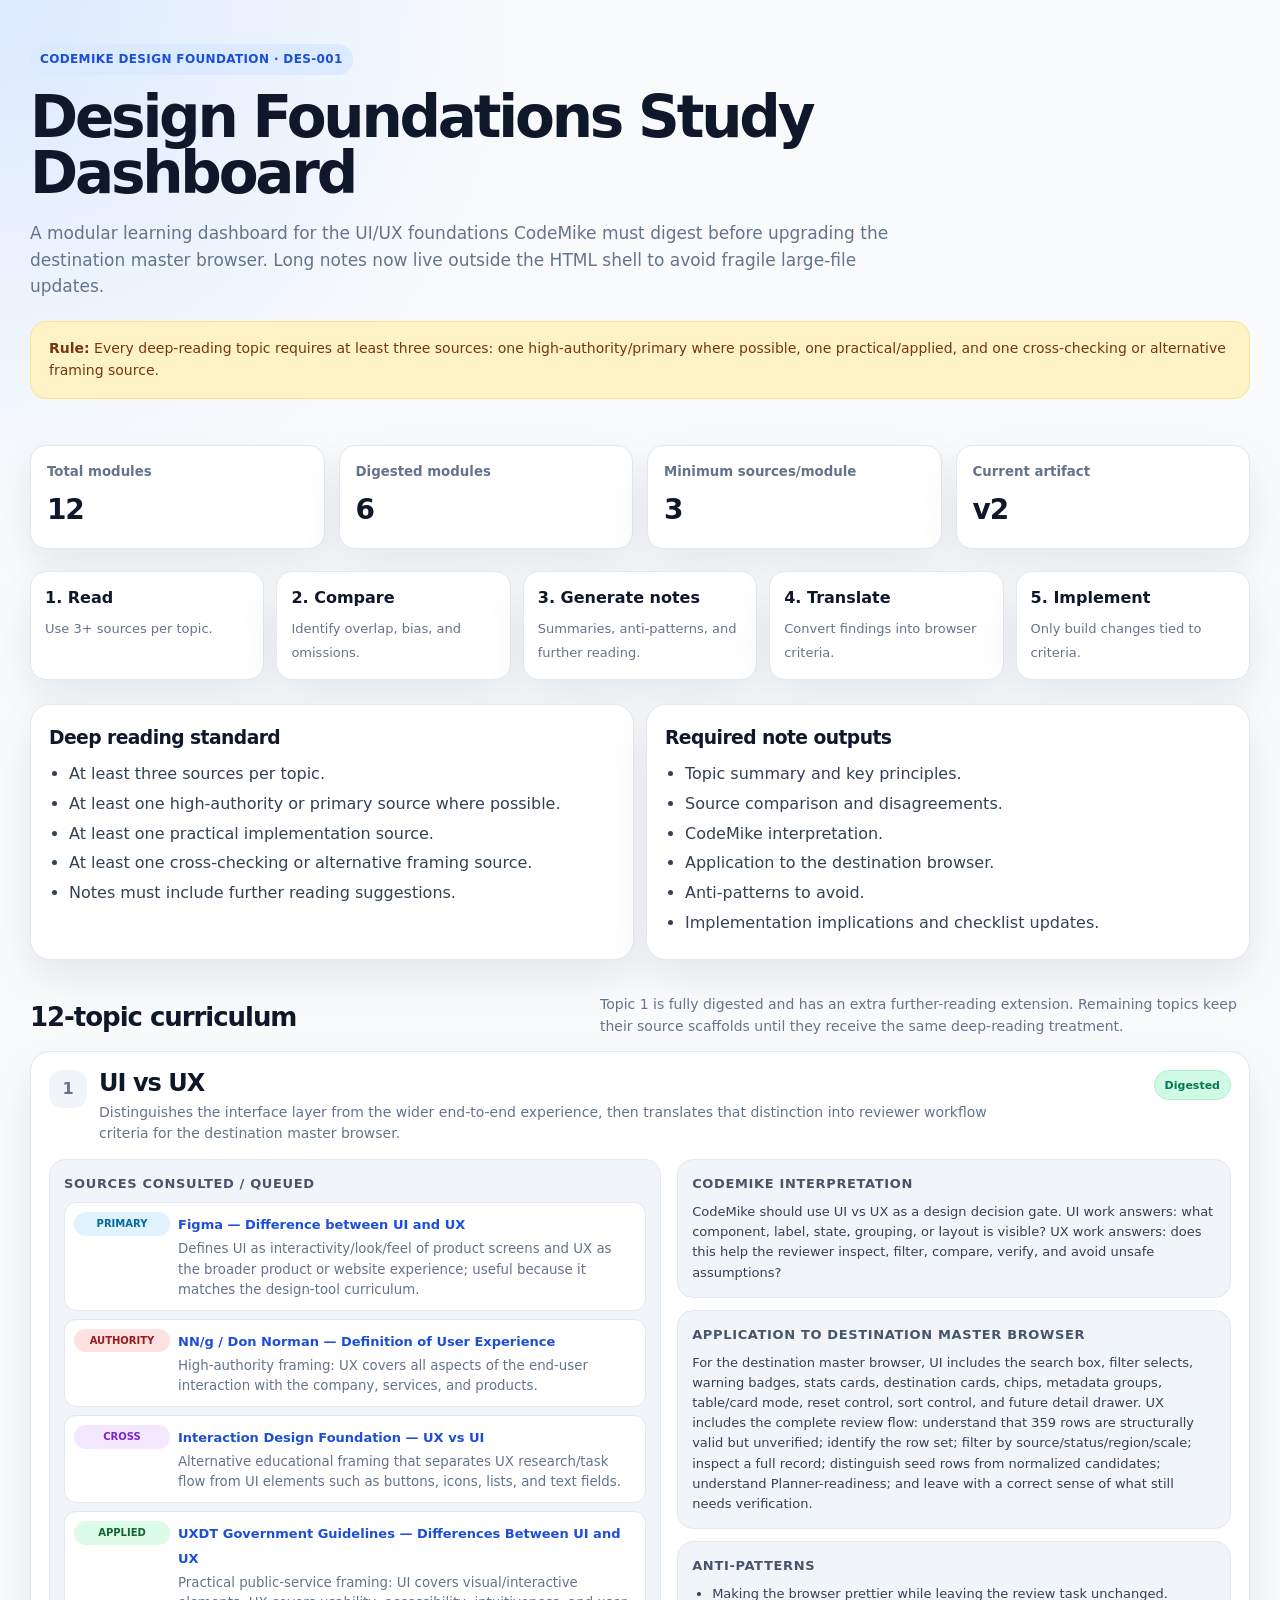
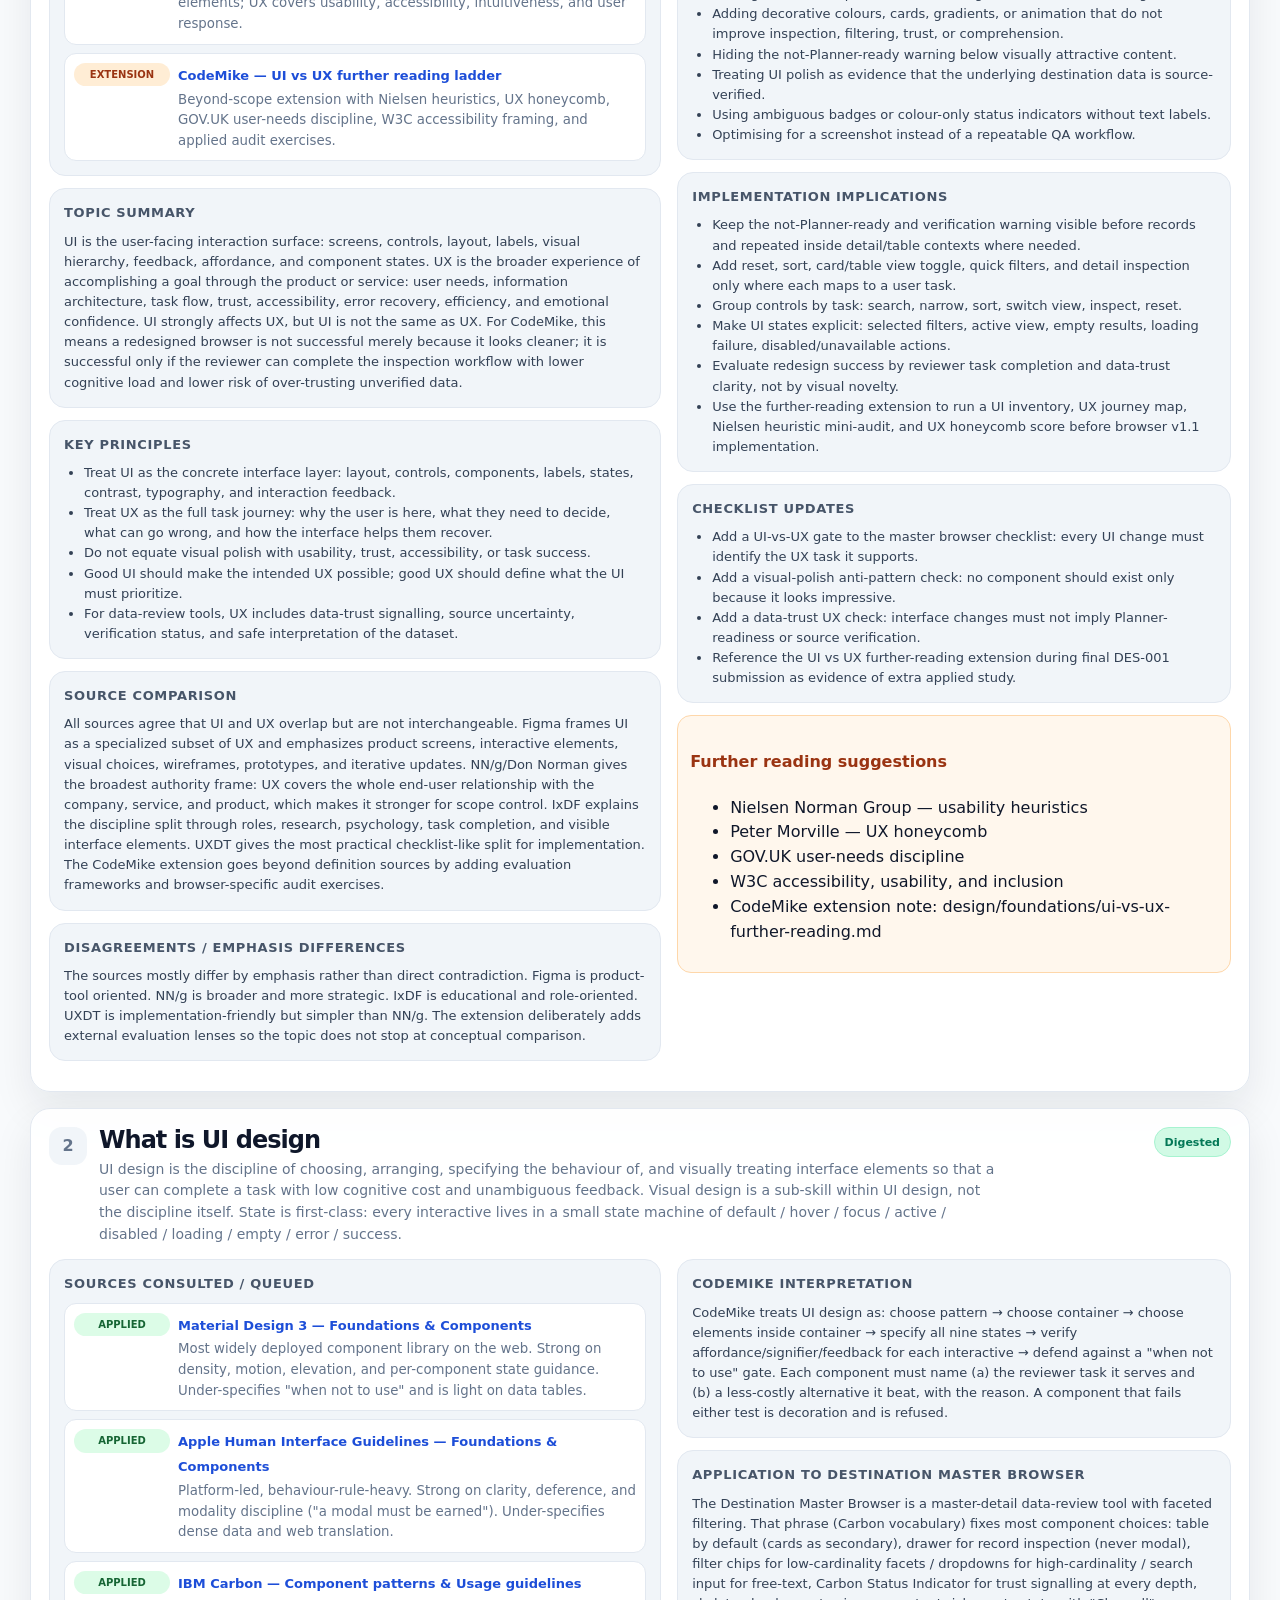
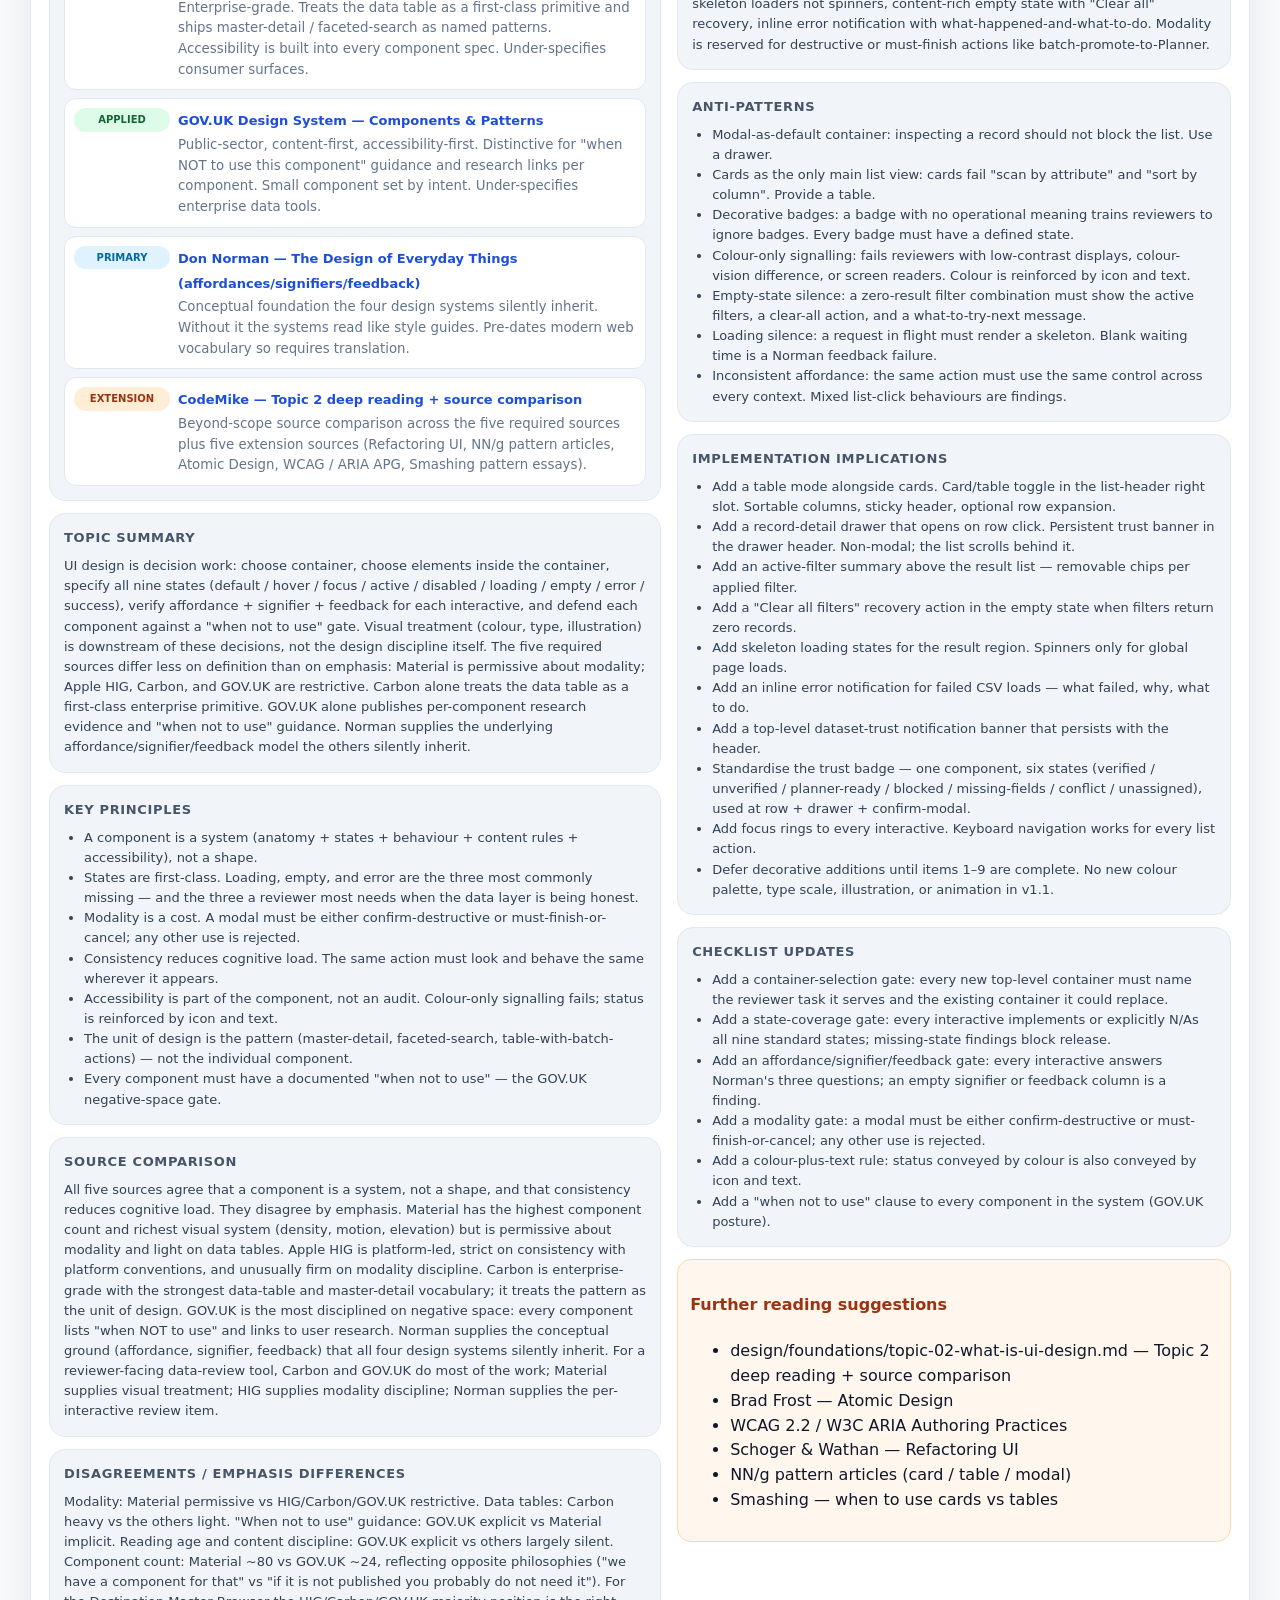
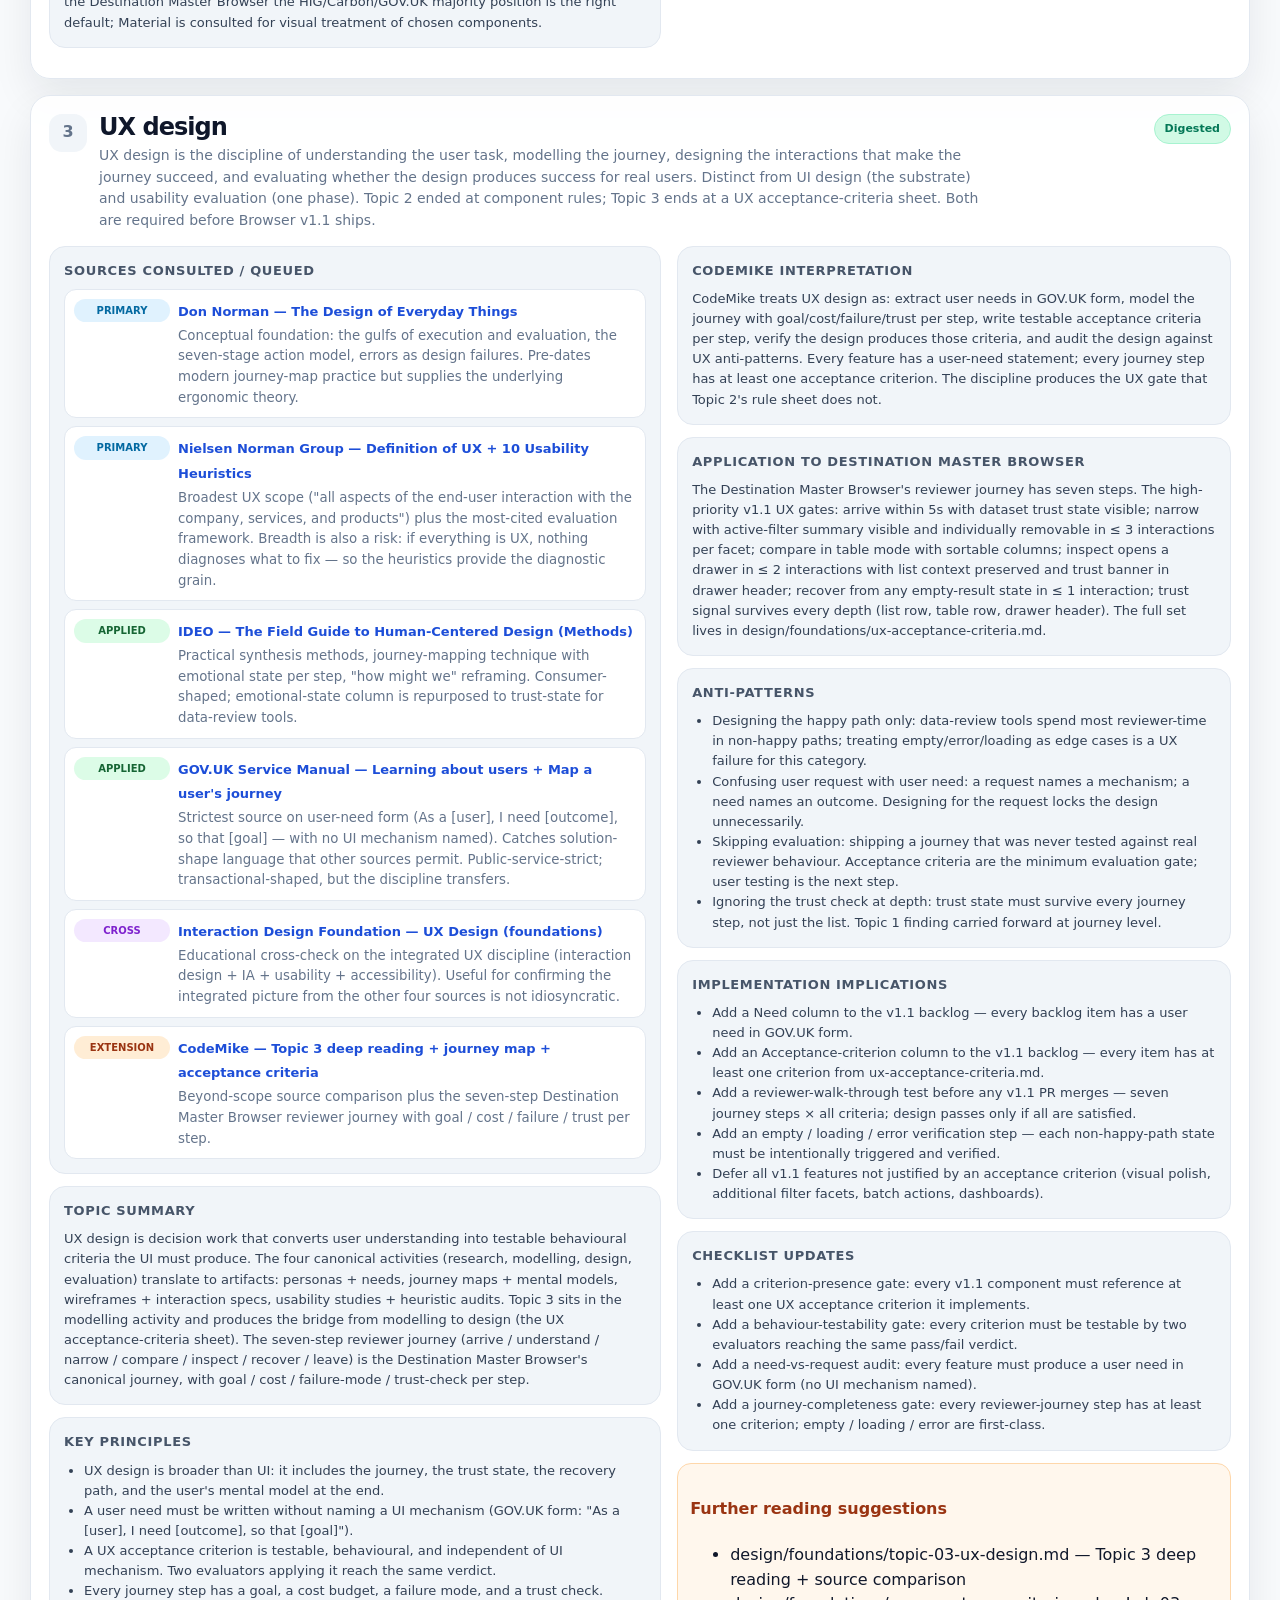
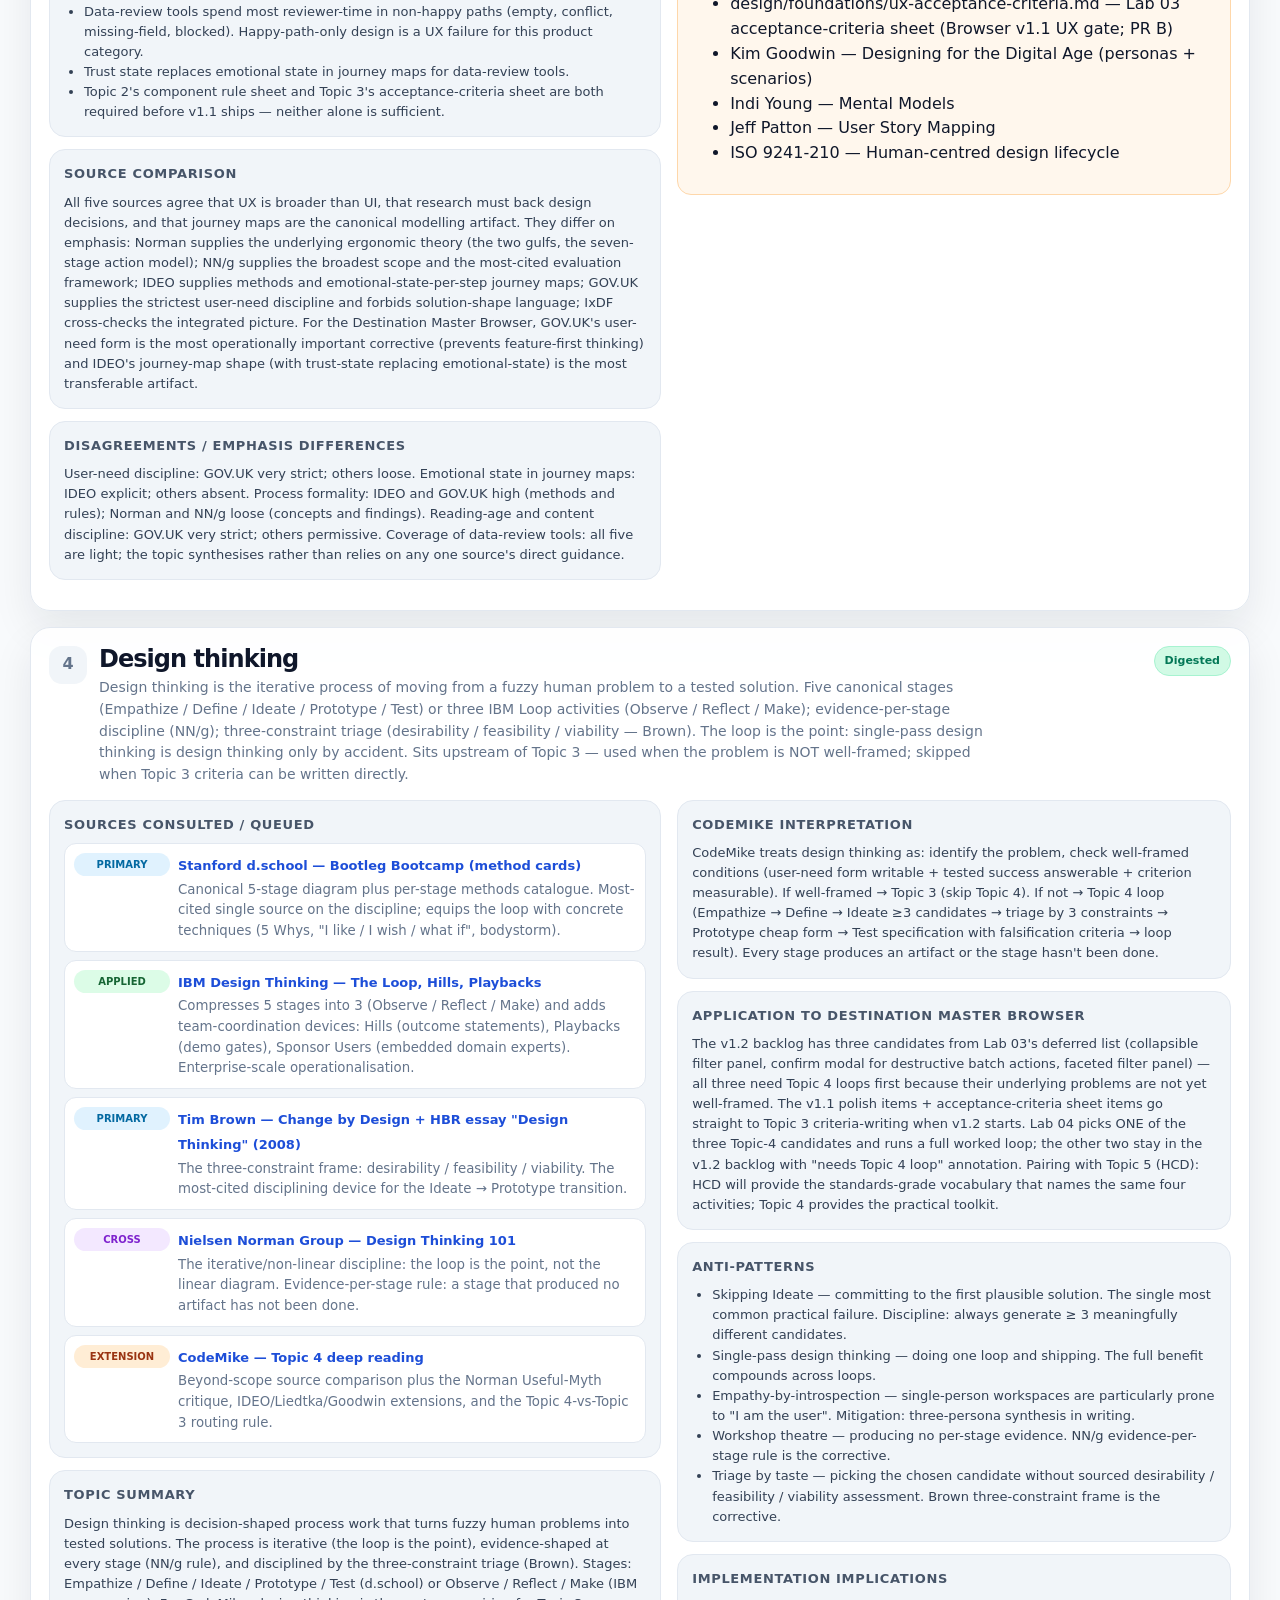
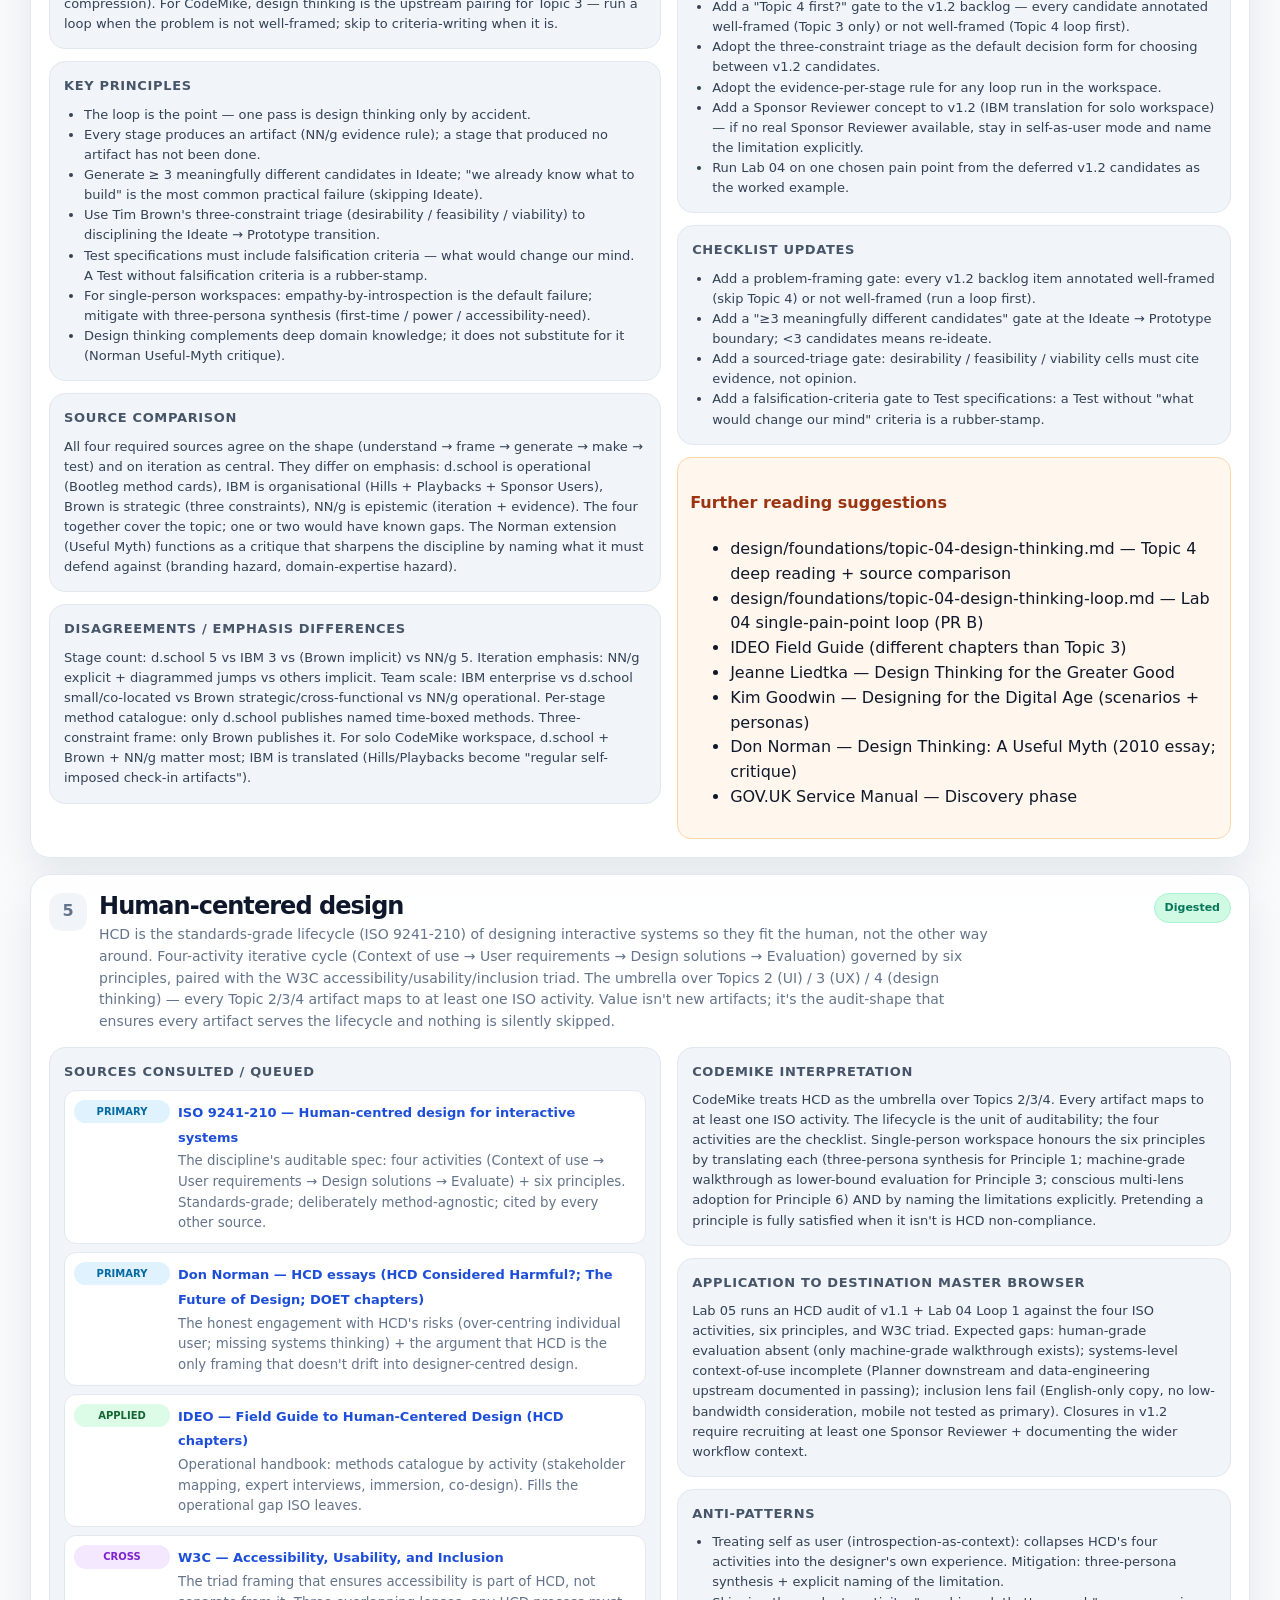
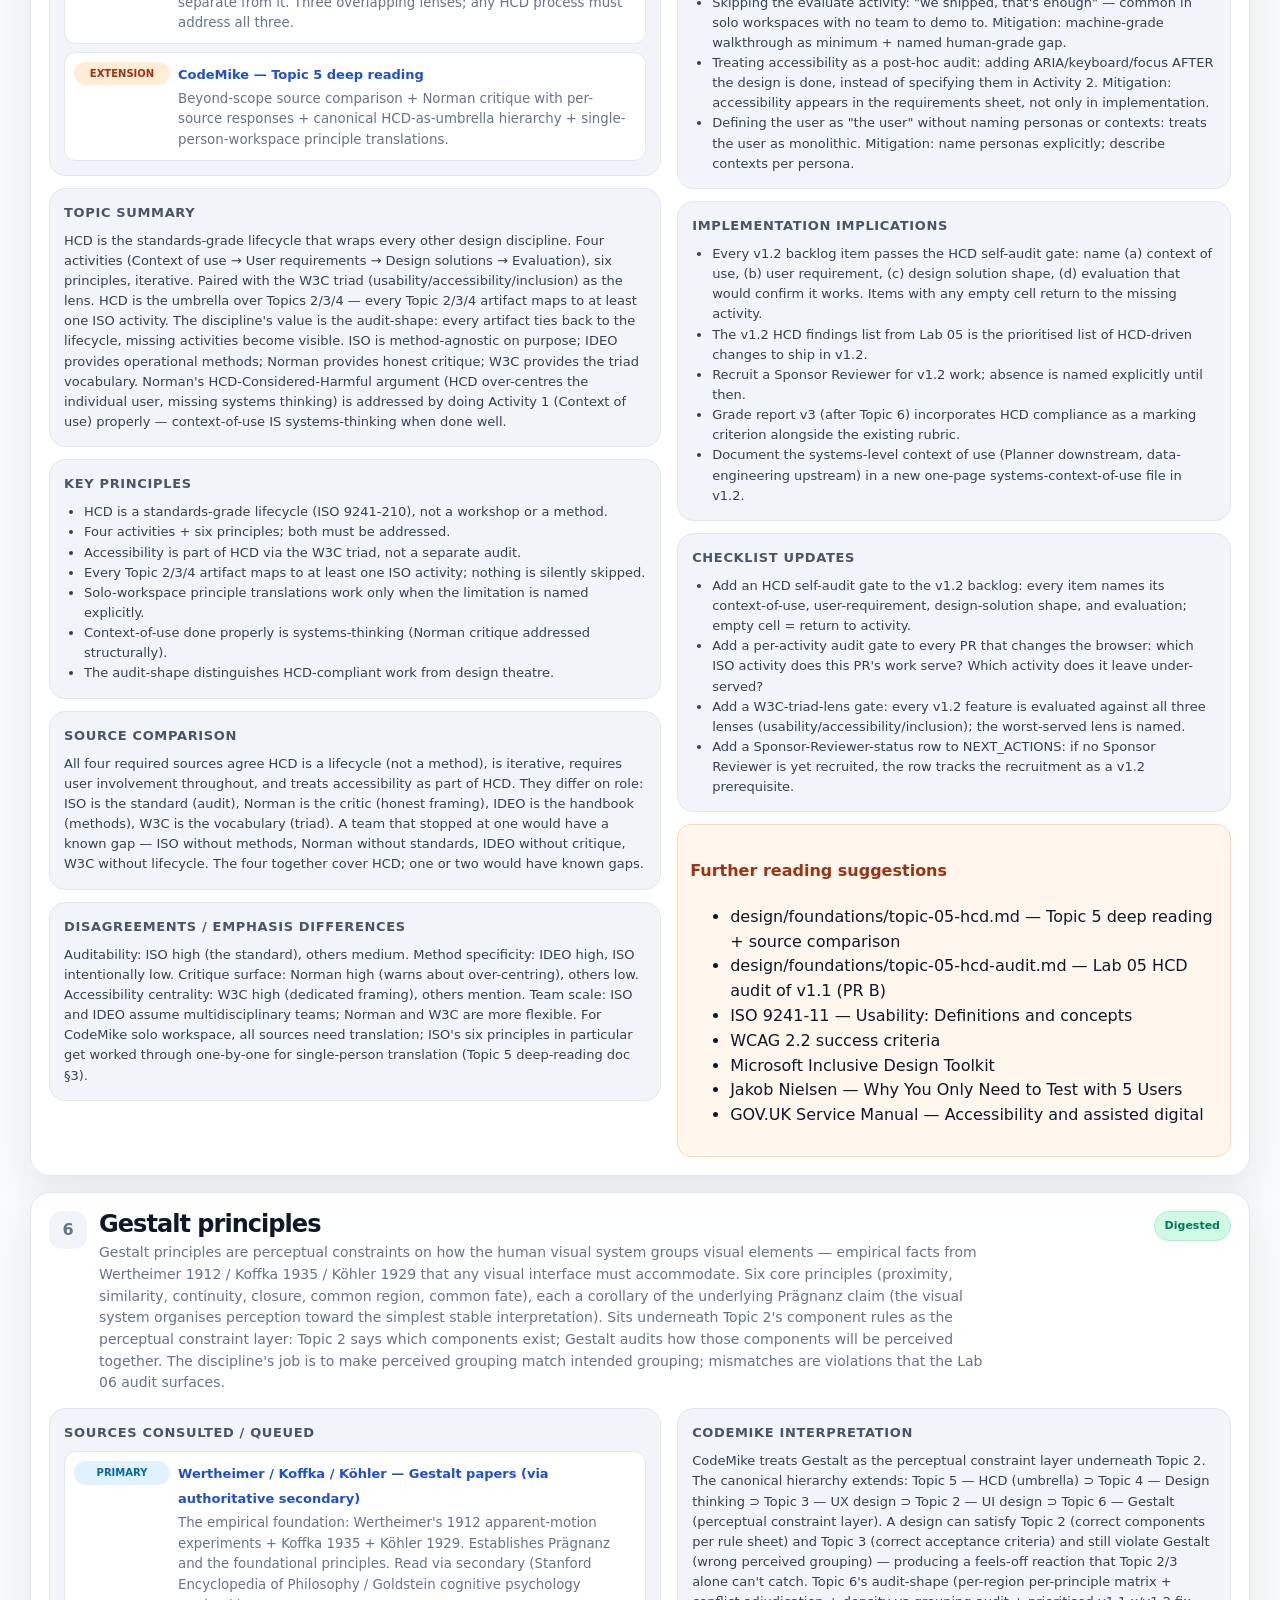
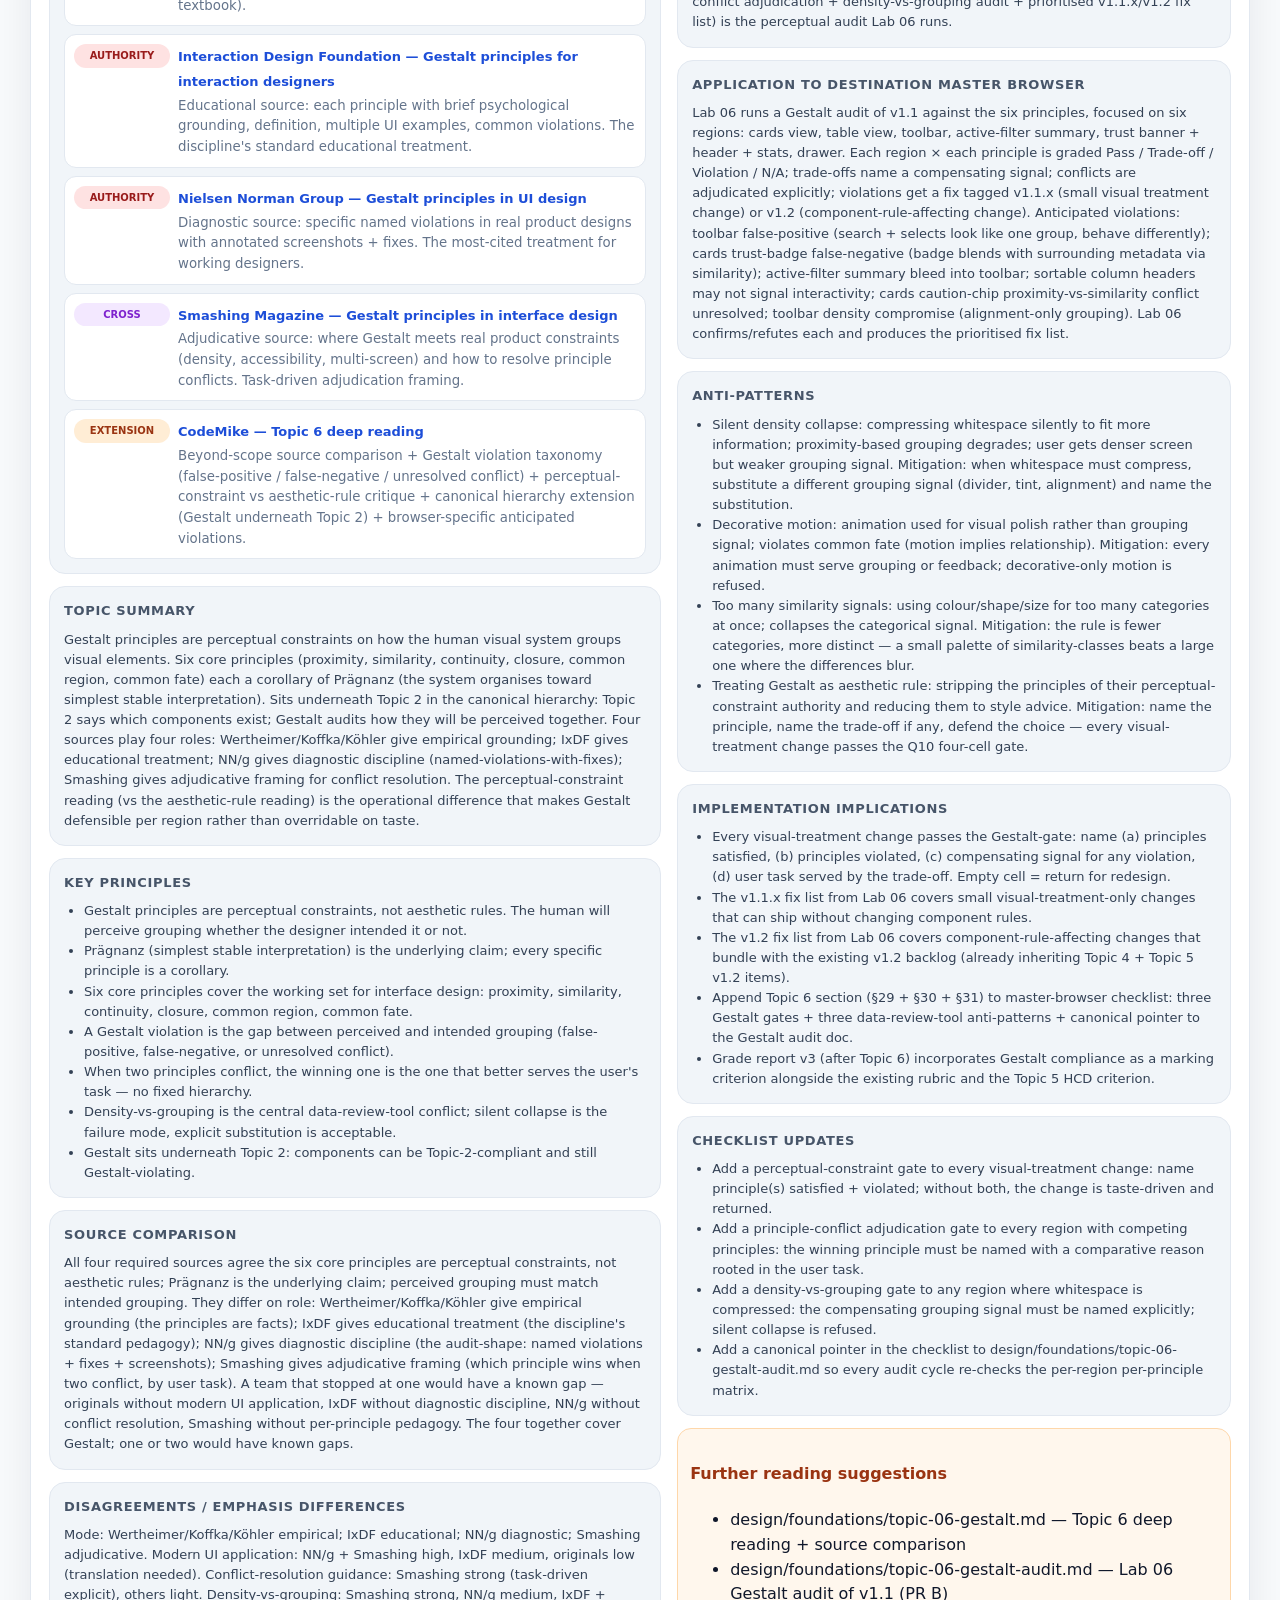
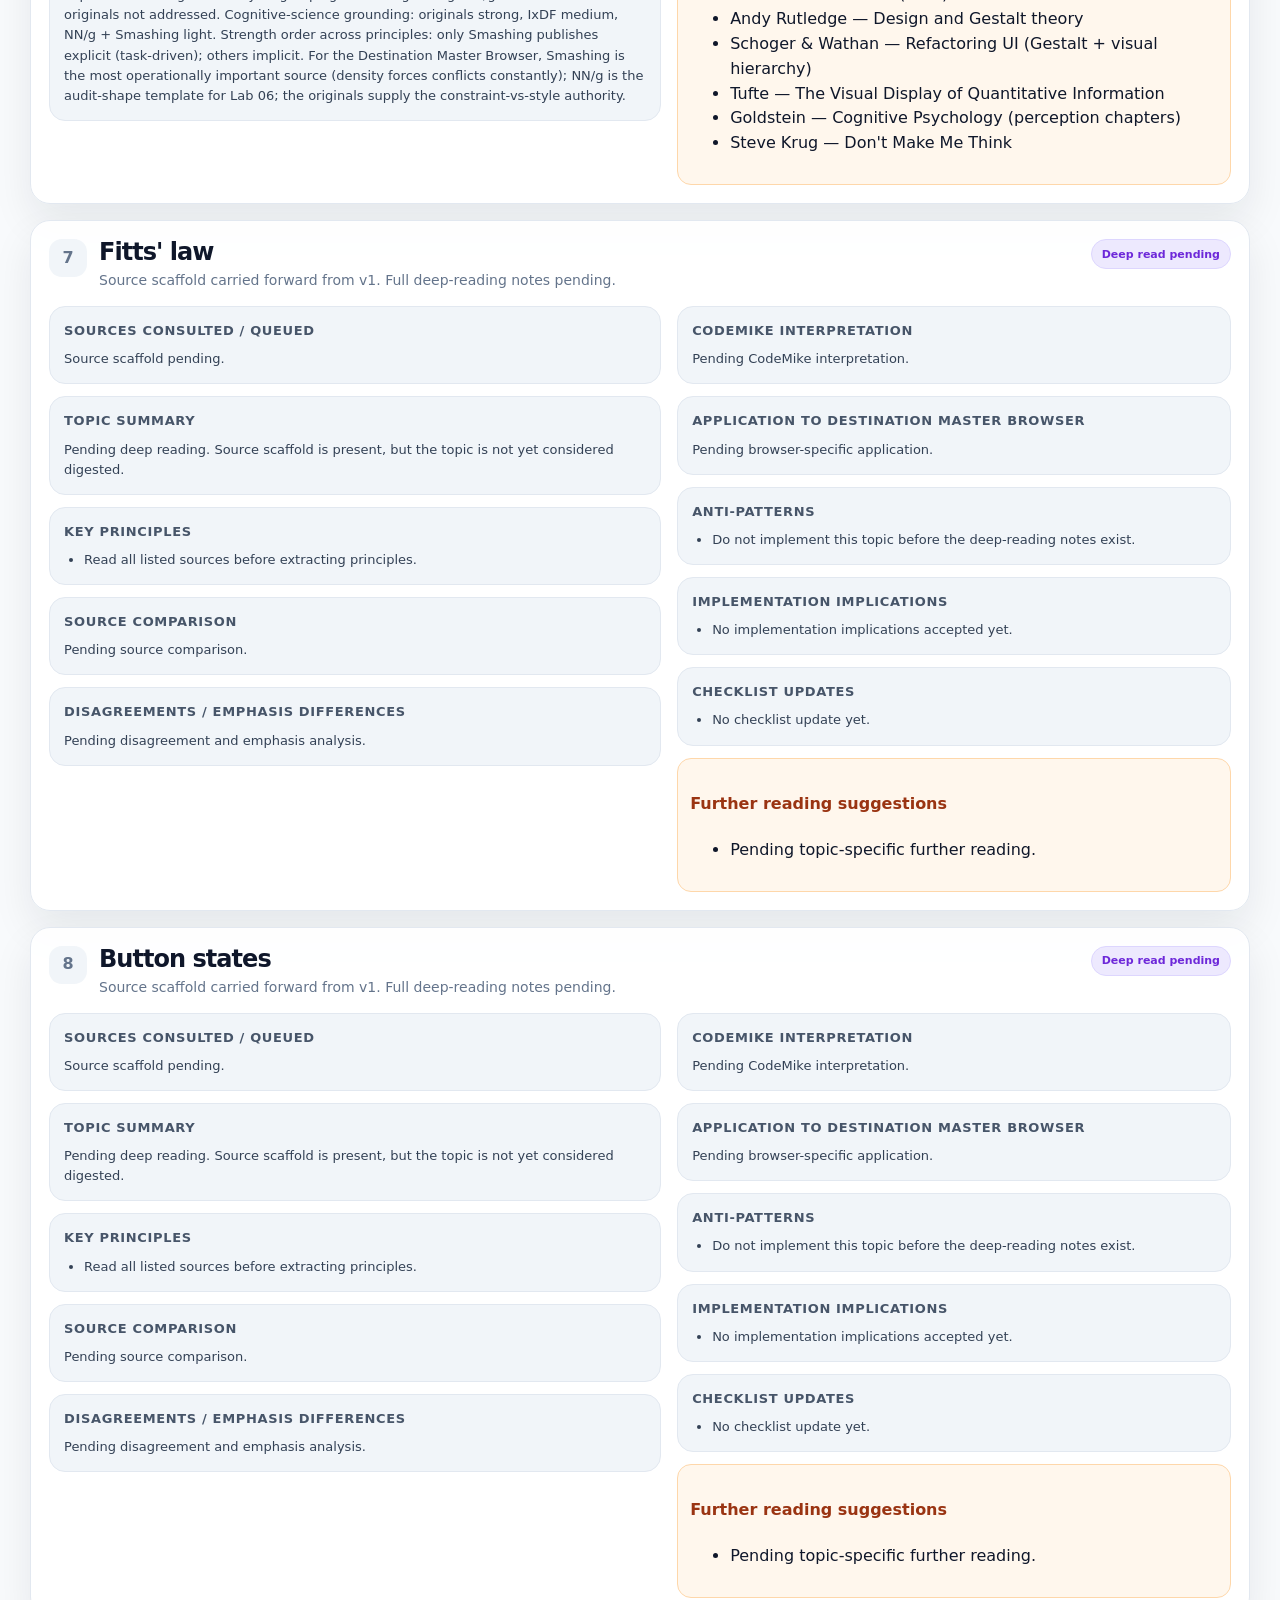
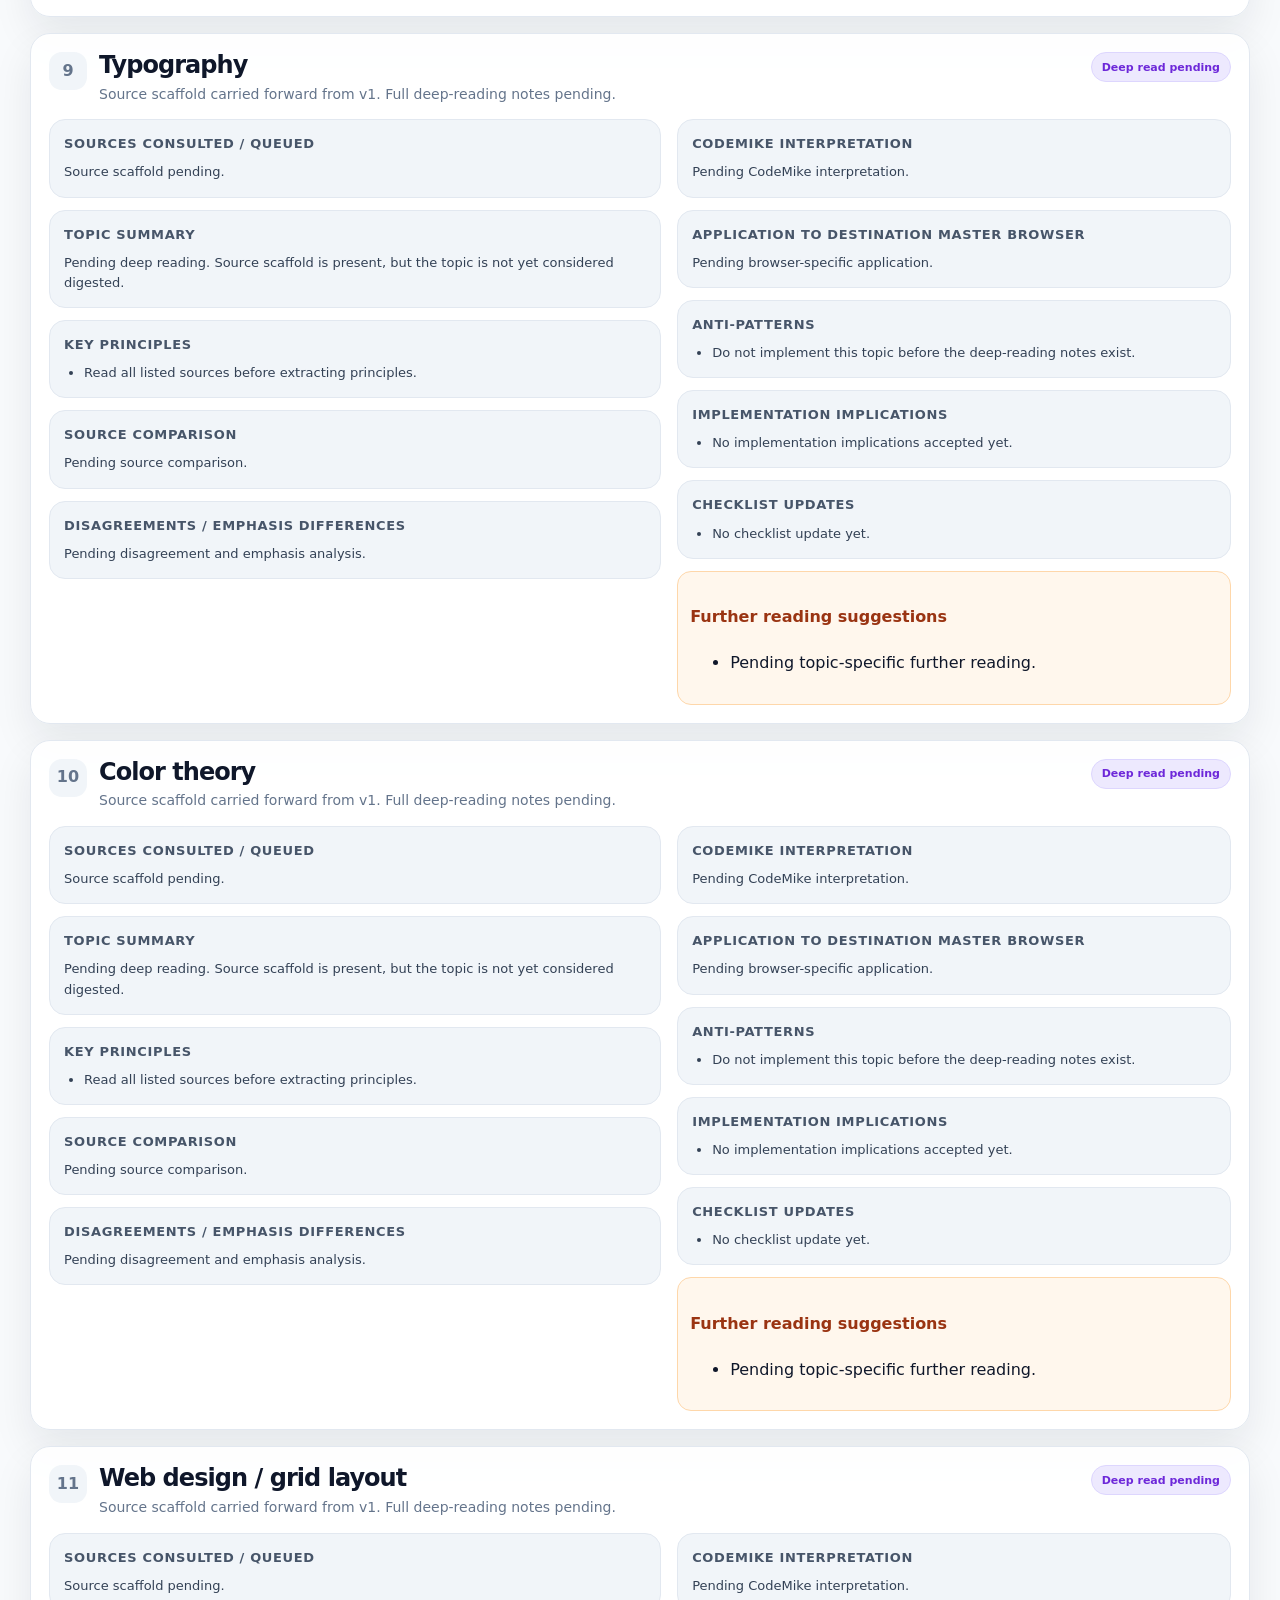
<file: docs/design-foundations.html>
<!doctype html>
<html lang="en">
<head>
  <meta charset="utf-8" />
  <meta name="viewport" content="width=device-width, initial-scale=1" />
  <title>CodeMike — DES-001 Design Foundations v2</title>
  <link rel="stylesheet" href="design-foundations-app/styles.css" />
</head>
<body>
  <header class="shell hero" id="app-hero"></header>

  <main class="shell">
    <section class="stats" id="app-stats" aria-label="Assignment progress summary"></section>
    <section class="workflow" id="app-workflow" aria-label="Study workflow"></section>
    <section class="rule-grid" id="app-rules" aria-label="Assignment rules"></section>

    <div class="section-title">
      <h2>12-topic curriculum</h2>
      <p id="app-curriculum-note"></p>
    </div>

    <section class="module-list" id="app-modules" aria-label="Design foundation topics"></section>

    <section class="decision" id="app-synthesis" aria-label="Current synthesis"></section>
  </main>

  <script src="design-foundations-app/config.js"></script>
  <script src="design-foundations-app/data.js"></script>
  <script src="design-foundations-app/core.js"></script>
  <script src="design-foundations-app/home.js"></script>
  <script src="design-foundations-app/sync.js"></script>
  <script src="design-foundations-app/start.js"></script>
</body>
</html>
</file>
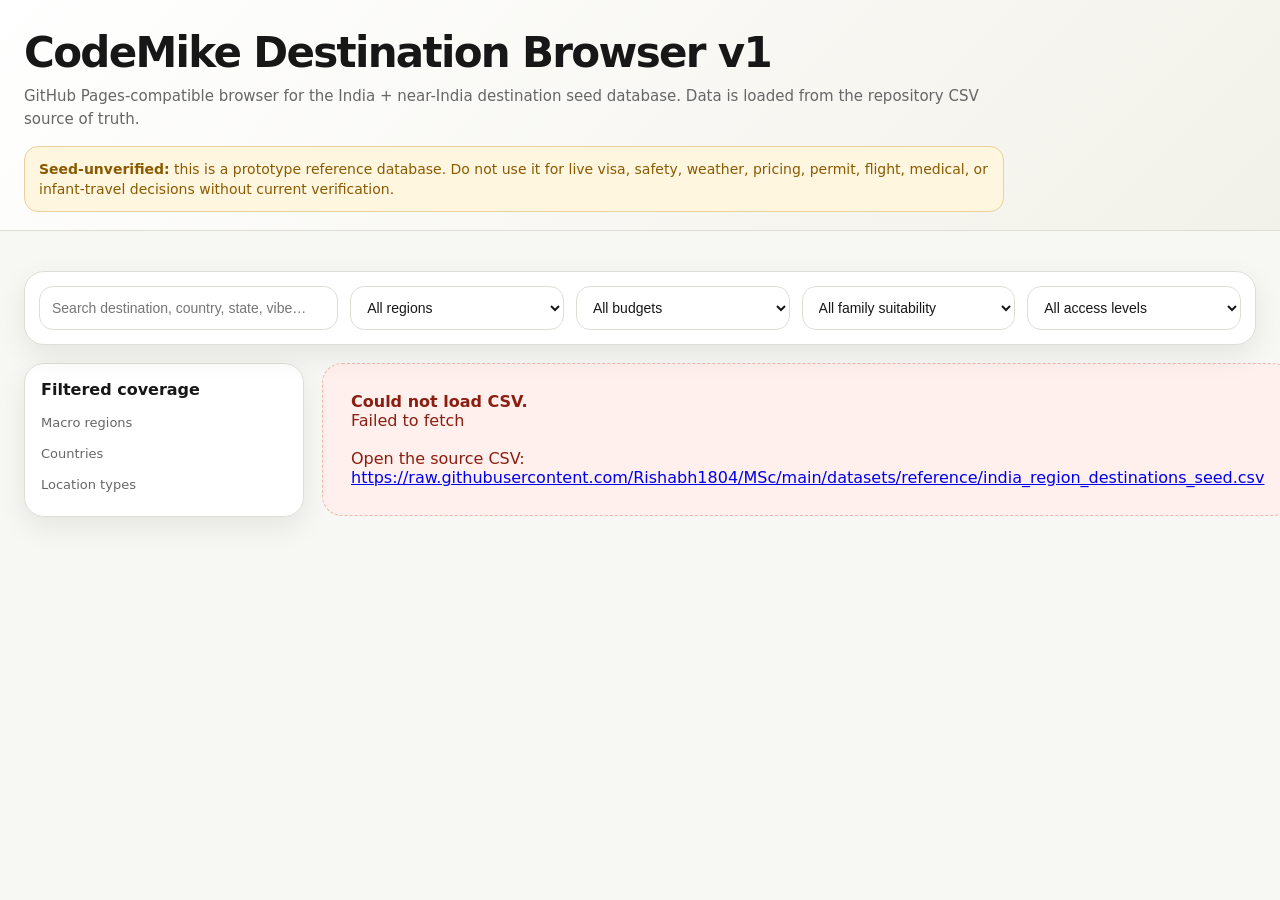
<file: docs/destination-browser-v1.html>
<!doctype html>
<html lang="en">
<head>
  <meta charset="utf-8" />
  <meta name="viewport" content="width=device-width, initial-scale=1" />
  <title>CodeMike Destination Browser v1</title>
  <style>
    :root { --bg:#f7f7f3; --panel:#fff; --text:#171717; --muted:#666; --line:#deded7; --chip:#eeeee7; --accent:#2f5d50; --warn:#8a5a00; --shadow:0 10px 30px rgba(0,0,0,.08); }
    * { box-sizing: border-box; }
    body { margin:0; font-family:Inter,ui-sans-serif,system-ui,-apple-system,BlinkMacSystemFont,"Segoe UI",sans-serif; background:var(--bg); color:var(--text); }
    header { padding:28px 24px 18px; border-bottom:1px solid var(--line); background:linear-gradient(135deg,#fff 0%,#f2f1e9 100%); }
    h1 { margin:0 0 8px; font-size:clamp(26px,4vw,42px); letter-spacing:-.04em; }
    .subtitle { max-width:960px; color:var(--muted); line-height:1.55; font-size:15px; }
    .warning { margin-top:14px; padding:12px 14px; background:#fff6df; border:1px solid #ead19c; color:var(--warn); border-radius:14px; max-width:980px; font-size:14px; line-height:1.45; }
    main { padding:22px 24px 40px; }
    .summary { display:grid; grid-template-columns:repeat(5,minmax(0,1fr)); gap:14px; margin-bottom:18px; }
    .stat { background:var(--panel); border:1px solid var(--line); border-radius:18px; padding:16px; box-shadow:var(--shadow); }
    .stat .value { font-size:30px; font-weight:800; letter-spacing:-.04em; }
    .stat .label { color:var(--muted); font-size:13px; margin-top:2px; }
    .controls { display:grid; grid-template-columns:1.4fr repeat(4,1fr); gap:12px; background:var(--panel); border:1px solid var(--line); padding:14px; border-radius:20px; box-shadow:var(--shadow); position:sticky; top:0; z-index:2; margin-bottom:18px; }
    input, select { width:100%; min-height:44px; border:1px solid var(--line); border-radius:14px; padding:0 12px; font-size:14px; background:#fff; color:var(--text); }
    .layout { display:grid; grid-template-columns:280px 1fr; gap:18px; align-items:start; }
    aside { background:var(--panel); border:1px solid var(--line); border-radius:20px; padding:16px; box-shadow:var(--shadow); position:sticky; top:88px; }
    aside h2 { margin:0 0 10px; font-size:16px; }
    .facet { margin-top:16px; }
    .facet-title { font-size:13px; color:var(--muted); margin-bottom:8px; }
    .facet-row { display:flex; justify-content:space-between; gap:8px; padding:7px 0; border-bottom:1px solid #f0f0eb; font-size:13px; }
    .facet-row:last-child { border-bottom:0; }
    .count { color:var(--muted); font-variant-numeric:tabular-nums; }
    .grid { display:grid; grid-template-columns:repeat(3,minmax(0,1fr)); gap:14px; }
    .card { background:var(--panel); border:1px solid var(--line); border-radius:20px; padding:16px; box-shadow:var(--shadow); display:flex; flex-direction:column; min-height:240px; }
    .card h3 { margin:0 0 4px; font-size:18px; letter-spacing:-.02em; }
    .meta { color:var(--muted); font-size:13px; line-height:1.45; }
    .chips { display:flex; flex-wrap:wrap; gap:6px; margin:12px 0; }
    .chip { background:var(--chip); border-radius:999px; padding:5px 8px; font-size:12px; color:#333; }
    .row { display:grid; grid-template-columns:1fr 1fr; gap:8px; margin-top:auto; }
    .mini { background:#fafaf6; border:1px solid #ededdf; padding:8px; border-radius:12px; }
    .mini-label { color:var(--muted); font-size:11px; }
    .mini-value { font-weight:700; font-size:13px; margin-top:2px; }
    .footer { margin-top:14px; font-size:12px; color:var(--muted); }
    .empty,.loading,.error { background:var(--panel); border:1px dashed var(--line); border-radius:20px; padding:28px; color:var(--muted); }
    .error { color:#8a1f11; background:#fff0ed; border-color:#f0b8ae; }
    @media (max-width:1100px){ .summary{grid-template-columns:repeat(2,minmax(0,1fr));} .controls{grid-template-columns:1fr 1fr;} .layout{grid-template-columns:1fr;} aside{position:static;} .grid{grid-template-columns:repeat(2,minmax(0,1fr));} }
    @media (max-width:700px){ main,header{padding-left:14px;padding-right:14px;} .summary,.controls,.grid{grid-template-columns:1fr;} }
  </style>
</head>
<body>
  <header>
    <h1>CodeMike Destination Browser v1</h1>
    <div class="subtitle">GitHub Pages-compatible browser for the India + near-India destination seed database. Data is loaded from the repository CSV source of truth.</div>
    <div class="warning"><strong>Seed-unverified:</strong> this is a prototype reference database. Do not use it for live visa, safety, weather, pricing, permit, flight, medical, or infant-travel decisions without current verification.</div>
  </header>
  <main>
    <section class="summary" id="summary"></section>
    <section class="controls" aria-label="Destination filters">
      <input id="search" placeholder="Search destination, country, state, vibe…" />
      <select id="region"><option value="">All regions</option></select>
      <select id="budget"><option value="">All budgets</option></select>
      <select id="family"><option value="">All family suitability</option></select>
      <select id="access"><option value="">All access levels</option></select>
    </section>
    <section class="layout">
      <aside>
        <h2>Filtered coverage</h2>
        <div class="facet"><div class="facet-title">Macro regions</div><div id="regionFacet"></div></div>
        <div class="facet"><div class="facet-title">Countries</div><div id="countryFacet"></div></div>
        <div class="facet"><div class="facet-title">Location types</div><div id="typeFacet"></div></div>
      </aside>
      <section><div id="cards" class="grid"><div class="loading">Loading destination database…</div></div></section>
    </section>
  </main>
  <script>
    const CSV_URL = 'https://raw.githubusercontent.com/Rishabh1804/MSc/main/datasets/reference/india_region_destinations_seed.csv';
    let destinations = [];
    const els = {
      summary: document.getElementById('summary'), search: document.getElementById('search'), region: document.getElementById('region'), budget: document.getElementById('budget'), family: document.getElementById('family'), access: document.getElementById('access'), cards: document.getElementById('cards'), regionFacet: document.getElementById('regionFacet'), countryFacet: document.getElementById('countryFacet'), typeFacet: document.getElementById('typeFacet')
    };
    const unique = arr => [...new Set(arr.filter(Boolean))].sort();
    const title = value => String(value || '').replaceAll('_',' ').replace(/\b\w/g,c=>c.toUpperCase());
    const countBy = (rows,key) => rows.reduce((acc,row)=>{ const v = typeof key === 'function' ? key(row) : row[key]; acc[v]=(acc[v]||0)+1; return acc; },{});

    function parseCsv(text) {
      const lines = text.trim().split(/\r?\n/);
      const headers = lines.shift().split(',');
      return lines.map(line => {
        const values = line.split(',');
        return Object.fromEntries(headers.map((h, i) => [h, values[i] || '']));
      });
    }
    function normalise(row) {
      return {
        id: row.destination_id, name: row.name, country: row.country, region: row.macro_region, area: row.state_or_area, type: row.location_type,
        vibes: [row.vibe_1, row.vibe_2, row.vibe_3].filter(Boolean), budget: row.budget_band, family: row.family_suitability, access: row.access_complexity, season: row.best_season_hint, status: row.verification_status
      };
    }
    function fillSelect(select, values) {
      select.querySelectorAll('option:not(:first-child)').forEach(option => option.remove());
      values.forEach(value => { const option = document.createElement('option'); option.value = value; option.textContent = title(value); select.appendChild(option); });
    }
    function filteredRows() {
      const q = els.search.value.trim().toLowerCase();
      return destinations.filter(d => {
        const haystack = [d.name,d.country,d.region,d.area,d.type,...d.vibes].join(' ').toLowerCase();
        return (!q || haystack.includes(q)) && (!els.region.value || d.region === els.region.value) && (!els.budget.value || d.budget === els.budget.value) && (!els.family.value || d.family === els.family.value) && (!els.access.value || d.access === els.access.value);
      });
    }
    function renderSummary(rows) {
      const india = rows.filter(d => d.country === 'India').length;
      const intl = rows.length - india;
      const highFamily = rows.filter(d => d.family === 'high').length;
      const easy = rows.filter(d => d.access === 'easy').length;
      const stats = [['Showing',rows.length],['India',india],['International / Near India',intl],['High Family Suitability',highFamily],['Easy Access',easy]];
      els.summary.innerHTML = stats.map(([label,value]) => `<div class="stat"><div class="value">${value}</div><div class="label">${label}</div></div>`).join('');
    }
    function renderFacet(target, rows, key, max = 10) {
      const entries = Object.entries(countBy(rows,key)).sort((a,b)=>b[1]-a[1]).slice(0,max);
      target.innerHTML = entries.map(([label,count]) => `<div class="facet-row"><span>${title(label)}</span><span class="count">${count}</span></div>`).join('') || '<div class="meta">No matches</div>';
    }
    function renderCards(rows) {
      if (!rows.length) { els.cards.className = ''; els.cards.innerHTML = '<div class="empty">No destinations match the current filters.</div>'; return; }
      els.cards.className = 'grid';
      els.cards.innerHTML = rows.map(d => `<article class="card"><h3>${d.name}</h3><div class="meta">${d.area} · ${d.country}<br>${title(d.region)} · ${title(d.type)}</div><div class="chips">${d.vibes.map(v=>`<span class="chip">${title(v)}</span>`).join('')}</div><div class="row"><div class="mini"><div class="mini-label">Budget</div><div class="mini-value">${title(d.budget)}</div></div><div class="mini"><div class="mini-label">Family</div><div class="mini-value">${title(d.family)}</div></div><div class="mini"><div class="mini-label">Access</div><div class="mini-value">${title(d.access)}</div></div><div class="mini"><div class="mini-label">Season hint</div><div class="mini-value">${d.season}</div></div></div><div class="footer">${d.id} · ${d.status}</div></article>`).join('');
    }
    function render() { const rows = filteredRows(); renderSummary(rows); renderFacet(els.regionFacet, rows, 'region'); renderFacet(els.countryFacet, rows, 'country'); renderFacet(els.typeFacet, rows, 'type'); renderCards(rows); }
    async function init() {
      try {
        const response = await fetch(CSV_URL);
        if (!response.ok) throw new Error(`HTTP ${response.status}`);
        destinations = parseCsv(await response.text()).map(normalise);
        fillSelect(els.region, unique(destinations.map(d=>d.region)));
        fillSelect(els.budget, unique(destinations.map(d=>d.budget)));
        fillSelect(els.family, unique(destinations.map(d=>d.family)));
        fillSelect(els.access, unique(destinations.map(d=>d.access)));
        [els.search, els.region, els.budget, els.family, els.access].forEach(el => el.addEventListener('input', render));
        render();
      } catch (error) {
        els.cards.className = '';
        els.cards.innerHTML = `<div class="error"><strong>Could not load CSV.</strong><br>${error.message}<br><br>Open the source CSV: <a href="${CSV_URL}">${CSV_URL}</a></div>`;
      }
    }
    init();
  </script>
</body>
</html>
</file>
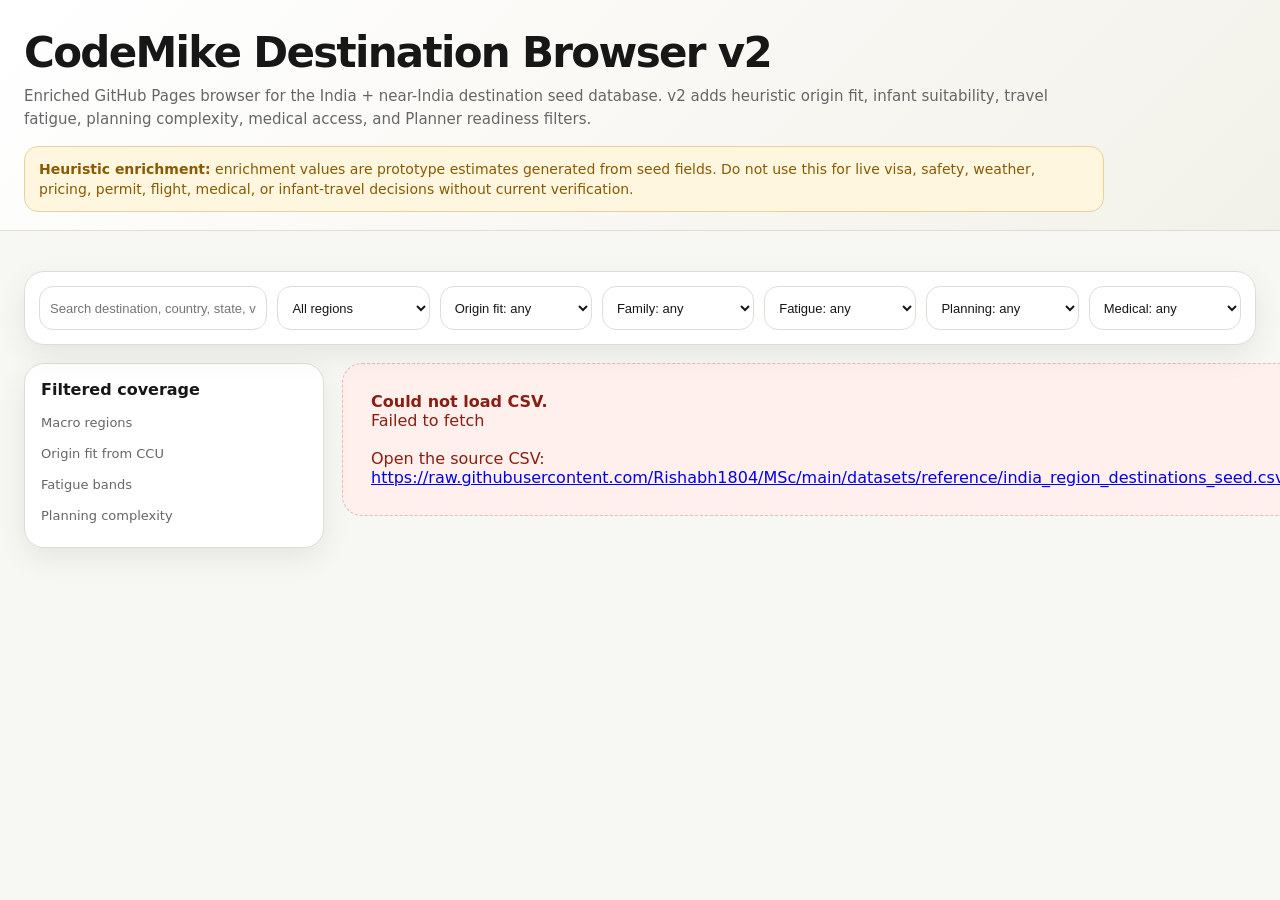
<file: docs/destination-browser-v2.html>
<!doctype html>
<html lang="en">
<head>
  <meta charset="utf-8" />
  <meta name="viewport" content="width=device-width, initial-scale=1" />
  <title>CodeMike Destination Browser v2</title>
  <style>
    :root { --bg:#f7f7f3; --panel:#fff; --text:#171717; --muted:#666; --line:#deded7; --chip:#eeeee7; --accent:#2f5d50; --warn:#8a5a00; --good:#1f6b4d; --bad:#9a3412; --shadow:0 10px 30px rgba(0,0,0,.08); }
    * { box-sizing:border-box; }
    body { margin:0; font-family:Inter,ui-sans-serif,system-ui,-apple-system,BlinkMacSystemFont,"Segoe UI",sans-serif; background:var(--bg); color:var(--text); }
    header { padding:28px 24px 18px; border-bottom:1px solid var(--line); background:linear-gradient(135deg,#fff 0%,#f2f1e9 100%); }
    h1 { margin:0 0 8px; font-size:clamp(26px,4vw,42px); letter-spacing:-.04em; }
    .subtitle { max-width:1080px; color:var(--muted); line-height:1.55; font-size:15px; }
    .warning { margin-top:14px; padding:12px 14px; background:#fff6df; border:1px solid #ead19c; color:var(--warn); border-radius:14px; max-width:1080px; font-size:14px; line-height:1.45; }
    main { padding:22px 24px 40px; }
    .summary { display:grid; grid-template-columns:repeat(6,minmax(0,1fr)); gap:14px; margin-bottom:18px; }
    .stat { background:var(--panel); border:1px solid var(--line); border-radius:18px; padding:16px; box-shadow:var(--shadow); }
    .stat .value { font-size:28px; font-weight:800; letter-spacing:-.04em; }
    .stat .label { color:var(--muted); font-size:12px; margin-top:2px; }
    .controls { display:grid; grid-template-columns:1.5fr repeat(6,1fr); gap:10px; background:var(--panel); border:1px solid var(--line); padding:14px; border-radius:20px; box-shadow:var(--shadow); position:sticky; top:0; z-index:2; margin-bottom:18px; }
    input, select { width:100%; min-height:44px; border:1px solid var(--line); border-radius:14px; padding:0 10px; font-size:13px; background:#fff; color:var(--text); }
    .layout { display:grid; grid-template-columns:300px 1fr; gap:18px; align-items:start; }
    aside { background:var(--panel); border:1px solid var(--line); border-radius:20px; padding:16px; box-shadow:var(--shadow); position:sticky; top:88px; }
    aside h2 { margin:0 0 10px; font-size:16px; }
    .facet { margin-top:16px; }
    .facet-title { font-size:13px; color:var(--muted); margin-bottom:8px; }
    .facet-row { display:flex; justify-content:space-between; gap:8px; padding:7px 0; border-bottom:1px solid #f0f0eb; font-size:13px; }
    .facet-row:last-child { border-bottom:0; }
    .count { color:var(--muted); font-variant-numeric:tabular-nums; }
    .grid { display:grid; grid-template-columns:repeat(3,minmax(0,1fr)); gap:14px; }
    .card { background:var(--panel); border:1px solid var(--line); border-radius:20px; padding:16px; box-shadow:var(--shadow); display:flex; flex-direction:column; min-height:318px; }
    .card h3 { margin:0 0 4px; font-size:18px; letter-spacing:-.02em; }
    .meta { color:var(--muted); font-size:13px; line-height:1.45; }
    .chips { display:flex; flex-wrap:wrap; gap:6px; margin:12px 0; }
    .chip { background:var(--chip); border-radius:999px; padding:5px 8px; font-size:12px; color:#333; }
    .chip.good { background:#e7f4ed; color:var(--good); }
    .chip.warn { background:#fff1df; color:var(--warn); }
    .chip.bad { background:#fff0ed; color:var(--bad); }
    .scorebar { height:9px; background:#ecece4; border-radius:999px; overflow:hidden; margin:8px 0 10px; }
    .scorebar > div { height:100%; background:var(--accent); border-radius:999px; }
    .row { display:grid; grid-template-columns:1fr 1fr; gap:8px; margin-top:auto; }
    .mini { background:#fafaf6; border:1px solid #ededdf; padding:8px; border-radius:12px; }
    .mini-label { color:var(--muted); font-size:11px; }
    .mini-value { font-weight:700; font-size:13px; margin-top:2px; }
    .footer { margin-top:14px; font-size:12px; color:var(--muted); }
    .empty,.loading,.error { background:var(--panel); border:1px dashed var(--line); border-radius:20px; padding:28px; color:var(--muted); }
    .error { color:#8a1f11; background:#fff0ed; border-color:#f0b8ae; }
    @media (max-width:1250px){ .summary{grid-template-columns:repeat(3,minmax(0,1fr));} .controls{grid-template-columns:1fr 1fr 1fr;} .grid{grid-template-columns:repeat(2,minmax(0,1fr));} }
    @media (max-width:900px){ .layout{grid-template-columns:1fr;} aside{position:static;} }
    @media (max-width:700px){ main,header{padding-left:14px;padding-right:14px;} .summary,.controls,.grid{grid-template-columns:1fr;} }
  </style>
</head>
<body>
  <header>
    <h1>CodeMike Destination Browser v2</h1>
    <div class="subtitle">Enriched GitHub Pages browser for the India + near-India destination seed database. v2 adds heuristic origin fit, infant suitability, travel fatigue, planning complexity, medical access, and Planner readiness filters.</div>
    <div class="warning"><strong>Heuristic enrichment:</strong> enrichment values are prototype estimates generated from seed fields. Do not use this for live visa, safety, weather, pricing, permit, flight, medical, or infant-travel decisions without current verification.</div>
  </header>
  <main>
    <section class="summary" id="summary"></section>
    <section class="controls" aria-label="Destination filters">
      <input id="search" placeholder="Search destination, country, state, vibe…" />
      <select id="region"><option value="">All regions</option></select>
      <select id="origin"><option value="">Origin fit: any</option></select>
      <select id="family"><option value="">Family: any</option></select>
      <select id="fatigue"><option value="">Fatigue: any</option></select>
      <select id="planning"><option value="">Planning: any</option></select>
      <select id="medical"><option value="">Medical: any</option></select>
    </section>
    <section class="layout">
      <aside>
        <h2>Filtered coverage</h2>
        <div class="facet"><div class="facet-title">Macro regions</div><div id="regionFacet"></div></div>
        <div class="facet"><div class="facet-title">Origin fit from CCU</div><div id="ccuFacet"></div></div>
        <div class="facet"><div class="facet-title">Fatigue bands</div><div id="fatigueFacet"></div></div>
        <div class="facet"><div class="facet-title">Planning complexity</div><div id="planningFacet"></div></div>
      </aside>
      <section><div id="cards" class="grid"><div class="loading">Loading and enriching destination database…</div></div></section>
    </section>
  </main>
  <script>
    const CSV_URL = 'https://raw.githubusercontent.com/Rishabh1804/MSc/main/datasets/reference/india_region_destinations_seed.csv';
    let destinations = [];
    const els = {
      summary:document.getElementById('summary'), search:document.getElementById('search'), region:document.getElementById('region'), origin:document.getElementById('origin'), family:document.getElementById('family'), fatigue:document.getElementById('fatigue'), planning:document.getElementById('planning'), medical:document.getElementById('medical'), cards:document.getElementById('cards'), regionFacet:document.getElementById('regionFacet'), ccuFacet:document.getElementById('ccuFacet'), fatigueFacet:document.getElementById('fatigueFacet'), planningFacet:document.getElementById('planningFacet')
    };
    const NEAR = new Set(['Nepal','Bhutan','Sri Lanka']);
    const SEASIA = new Set(['Thailand','Singapore','Malaysia','Indonesia','Vietnam','Cambodia','Laos']);
    const INDIAN_OCEAN = new Set(['Maldives','Mauritius','Seychelles']);
    const MIDEAST = new Set(['United Arab Emirates','Qatar','Oman']);
    const unique = arr => [...new Set(arr.filter(Boolean))].sort();
    const title = value => String(value||'').replaceAll('_',' ').replace(/\b\w/g,c=>c.toUpperCase());
    const countBy = (rows,key) => rows.reduce((acc,row)=>{ const v = typeof key === 'function' ? key(row) : row[key]; acc[v]=(acc[v]||0)+1; return acc; },{});
    function parseCsv(text){ const lines = text.trim().split(/\r?\n/); const headers = lines.shift().split(','); return lines.map(line=>{ const values = line.split(','); return Object.fromEntries(headers.map((h,i)=>[h, values[i] || ''])); }); }
    function originFitCcu(r){ if(r.country==='India' && ['East India','North East India'].includes(r.region)) return 'strong'; if(r.country==='India') return 'moderate'; if(NEAR.has(r.country) || SEASIA.has(r.country) || INDIAN_OCEAN.has(r.country) || MIDEAST.has(r.country)) return 'moderate'; return 'weak'; }
    function originFitIxr(r){ if(r.country==='India' && ['East India','Central India','North India'].includes(r.region)) return 'strong'; if(r.country==='India' || NEAR.has(r.country)) return 'moderate'; return 'weak'; }
    function passportHint(r){ if(r.country==='India'){ if(['Ladakh','Jammu and Kashmir','Sikkim','Arunachal Pradesh','Andaman and Nicobar','Lakshadweep'].includes(r.area)) return 'domestic + permit/local-rules check'; return 'domestic'; } if(NEAR.has(r.country)) return 'passport/regional entry rules check'; return 'passport + visa rules check'; }
    function fatigueBand(r){ if(r.access==='hard' || r.type.includes('island') || ['Central Asia','Caucasus'].includes(r.region)) return 'very_high'; if(r.country!=='India' && !NEAR.has(r.country)) return 'high'; if(r.access==='moderate') return 'medium'; return 'low'; }
    function planningComplexity(r){ const hint = passportHint(r); if(r.access==='hard' || hint.includes('permit') || r.type.includes('island')) return 'high'; if(r.access==='moderate' || hint.includes('visa') || hint.includes('passport')) return 'medium'; return 'low'; }
    function infantScore(r){ let base = {high:82, medium:65, low_medium:52, low:35}[r.family] || 55; if(r.access==='hard') base-=18; else if(r.access==='moderate') base-=7; if(r.type.includes('high_altitude')) base-=20; if(r.type.includes('wildlife')) base-=8; if(r.type.includes('island') && r.access!=='easy') base-=8; if(r.budget==='premium') base+=3; return Math.max(10, Math.min(95, base)); }
    function medicalAccess(r){ if(r.access==='easy' && /(city|metro|global)/.test(r.type)) return 'high'; if(r.access==='hard' || /island|wildlife|high_altitude/.test(r.type)) return 'low'; return 'medium'; }
    function weatherCaution(r){ const tags=[]; const vibe=r.vibes.join(' '); if(/beach|island|coast/.test(r.type+' '+vibe)) tags.push('monsoon_check'); if(/hill|mountain|snow/.test(r.type+' '+vibe)) tags.push('winter_road_weather_check'); if(/desert/.test(r.type+' '+vibe)) tags.push('heat_check'); if(/Jun-Sep|rain|monsoon/i.test(r.season+' '+vibe)) tags.push('rainfall_check'); return [...new Set(tags)].join(';') || 'standard_season_check'; }
    function normalise(row){ const r = { id:row.destination_id, name:row.name, country:row.country, region:row.macro_region, area:row.state_or_area, type:row.location_type, vibes:[row.vibe_1,row.vibe_2,row.vibe_3].filter(Boolean), budget:row.budget_band, family:row.family_suitability, access:row.access_complexity, season:row.best_season_hint, status:row.verification_status }; r.origin_fit_ccu=originFitCcu(r); r.origin_fit_ixr=originFitIxr(r); r.passport_hint=passportHint(r); r.travel_fatigue_band=fatigueBand(r); r.planning_complexity_band=planningComplexity(r); r.infant_suitability_score=infantScore(r); r.medical_access_confidence=medicalAccess(r); r.weather_caution=weatherCaution(r); r.planner_use_status='needs_verification'; return r; }
    function fillSelect(select, values){ select.querySelectorAll('option:not(:first-child)').forEach(o=>o.remove()); values.forEach(value=>{ const option=document.createElement('option'); option.value=value; option.textContent=title(value); select.appendChild(option); }); }
    function filteredRows(){ const q=els.search.value.trim().toLowerCase(); return destinations.filter(d=>{ const haystack=[d.name,d.country,d.region,d.area,d.type,...d.vibes,d.passport_hint,d.weather_caution].join(' ').toLowerCase(); return (!q||haystack.includes(q)) && (!els.region.value||d.region===els.region.value) && (!els.origin.value||d.origin_fit_ccu===els.origin.value) && (!els.family.value||d.family===els.family.value) && (!els.fatigue.value||d.travel_fatigue_band===els.fatigue.value) && (!els.planning.value||d.planning_complexity_band===els.planning.value) && (!els.medical.value||d.medical_access_confidence===els.medical.value); }); }
    function renderSummary(rows){ const strongCcu=rows.filter(d=>d.origin_fit_ccu==='strong').length; const highInfant=rows.filter(d=>d.infant_suitability_score>=75).length; const lowFatigue=rows.filter(d=>d.travel_fatigue_band==='low').length; const highMedical=rows.filter(d=>d.medical_access_confidence==='high').length; const stats=[['Showing',rows.length],['Strong CCU Fit',strongCcu],['Infant Score 75+',highInfant],['Low Fatigue',lowFatigue],['High Medical Access',highMedical],['Needs Verification',rows.filter(d=>d.planner_use_status==='needs_verification').length]]; els.summary.innerHTML=stats.map(([label,value])=>`<div class="stat"><div class="value">${value}</div><div class="label">${label}</div></div>`).join(''); }
    function renderFacet(target, rows, key, max=10){ const entries=Object.entries(countBy(rows,key)).sort((a,b)=>b[1]-a[1]).slice(0,max); target.innerHTML=entries.map(([label,count])=>`<div class="facet-row"><span>${title(label)}</span><span class="count">${count}</span></div>`).join('') || '<div class="meta">No matches</div>'; }
    function chipClass(value){ if(['strong','high','low'].includes(value)) return 'good'; if(['very_high','hard'].includes(value)) return 'bad'; if(['medium','moderate'].includes(value)) return 'warn'; return ''; }
    function renderCards(rows){ if(!rows.length){ els.cards.className=''; els.cards.innerHTML='<div class="empty">No destinations match the current filters.</div>'; return; } els.cards.className='grid'; els.cards.innerHTML=rows.map(d=>`<article class="card"><h3>${d.name}</h3><div class="meta">${d.area} · ${d.country}<br>${title(d.region)} · ${title(d.type)}</div><div class="chips">${d.vibes.map(v=>`<span class="chip">${title(v)}</span>`).join('')}<span class="chip ${chipClass(d.origin_fit_ccu)}">CCU: ${title(d.origin_fit_ccu)}</span><span class="chip ${chipClass(d.travel_fatigue_band)}">Fatigue: ${title(d.travel_fatigue_band)}</span><span class="chip ${chipClass(d.planning_complexity_band)}">Planning: ${title(d.planning_complexity_band)}</span></div><div class="mini"><div class="mini-label">Infant suitability score</div><div class="mini-value">${d.infant_suitability_score}/100</div><div class="scorebar"><div style="width:${d.infant_suitability_score}%"></div></div></div><div class="row"><div class="mini"><div class="mini-label">Budget</div><div class="mini-value">${title(d.budget)}</div></div><div class="mini"><div class="mini-label">Medical</div><div class="mini-value">${title(d.medical_access_confidence)}</div></div><div class="mini"><div class="mini-label">IXR fit</div><div class="mini-value">${title(d.origin_fit_ixr)}</div></div><div class="mini"><div class="mini-label">Season</div><div class="mini-value">${d.season}</div></div></div><div class="footer">${d.id} · ${d.planner_use_status} · ${d.passport_hint}</div></article>`).join(''); }
    function render(){ const rows=filteredRows(); renderSummary(rows); renderFacet(els.regionFacet,rows,'region'); renderFacet(els.ccuFacet,rows,'origin_fit_ccu'); renderFacet(els.fatigueFacet,rows,'travel_fatigue_band'); renderFacet(els.planningFacet,rows,'planning_complexity_band'); renderCards(rows); }
    async function init(){ try{ const response=await fetch(CSV_URL); if(!response.ok) throw new Error(`HTTP ${response.status}`); destinations=parseCsv(await response.text()).map(normalise); fillSelect(els.region, unique(destinations.map(d=>d.region))); fillSelect(els.origin, unique(destinations.map(d=>d.origin_fit_ccu))); fillSelect(els.family, unique(destinations.map(d=>d.family))); fillSelect(els.fatigue, unique(destinations.map(d=>d.travel_fatigue_band))); fillSelect(els.planning, unique(destinations.map(d=>d.planning_complexity_band))); fillSelect(els.medical, unique(destinations.map(d=>d.medical_access_confidence))); [els.search,els.region,els.origin,els.family,els.fatigue,els.planning,els.medical].forEach(el=>el.addEventListener('input', render)); render(); } catch(error){ els.cards.className=''; els.cards.innerHTML=`<div class="error"><strong>Could not load CSV.</strong><br>${error.message}<br><br>Open the source CSV: <a href="${CSV_URL}">${CSV_URL}</a></div>`; } }
    init();
  </script>
</body>
</html>
</file>
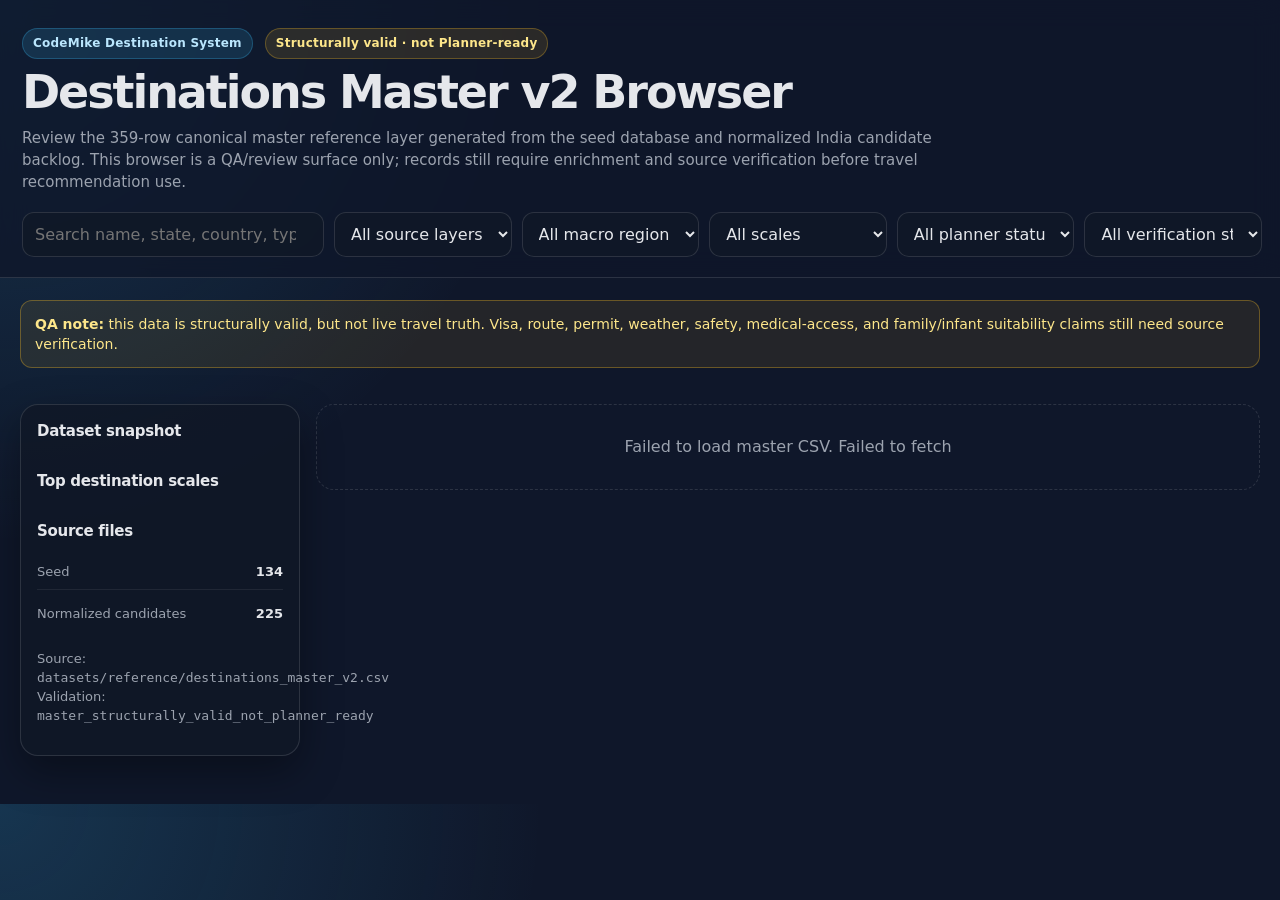
<file: docs/destination-master-browser-v1.0.html>
<!doctype html>
<html lang="en">
<head>
  <meta charset="utf-8" />
  <meta name="viewport" content="width=device-width, initial-scale=1" />
  <title>CodeMike — Destinations Master v2 Browser</title>
  <style>
    :root {
      --bg: #0f172a;
      --panel: #111827;
      --panel-soft: #1f2937;
      --text: #e5e7eb;
      --muted: #9ca3af;
      --line: rgba(255,255,255,0.12);
      --accent: #38bdf8;
      --accent-soft: rgba(56,189,248,0.14);
      --warning: #fbbf24;
      --good: #34d399;
      --danger: #fb7185;
      --chip: rgba(255,255,255,0.08);
      --shadow: 0 16px 40px rgba(0,0,0,0.35);
      --radius: 18px;
      --radius-sm: 12px;
    }

    * { box-sizing: border-box; }

    body {
      margin: 0;
      font-family: Inter, ui-sans-serif, system-ui, -apple-system, BlinkMacSystemFont, "Segoe UI", sans-serif;
      background: radial-gradient(circle at top left, rgba(56,189,248,0.18), transparent 34rem), var(--bg);
      color: var(--text);
      line-height: 1.45;
    }

    header {
      padding: 28px 22px 20px;
      border-bottom: 1px solid var(--line);
      background: rgba(15,23,42,0.78);
      backdrop-filter: blur(14px);
      position: sticky;
      top: 0;
      z-index: 10;
    }

    .wrap {
      width: min(1240px, calc(100vw - 32px));
      margin: 0 auto;
    }

    .topline {
      display: flex;
      gap: 12px;
      align-items: center;
      flex-wrap: wrap;
      margin-bottom: 10px;
    }

    .badge {
      display: inline-flex;
      align-items: center;
      gap: 7px;
      padding: 6px 10px;
      border-radius: 999px;
      background: var(--accent-soft);
      color: #bae6fd;
      border: 1px solid rgba(56,189,248,0.26);
      font-size: 12px;
      font-weight: 650;
      letter-spacing: 0.02em;
    }

    .badge.warning {
      background: rgba(251,191,36,0.12);
      color: #fde68a;
      border-color: rgba(251,191,36,0.28);
    }

    h1 {
      margin: 0;
      font-size: clamp(26px, 4vw, 46px);
      letter-spacing: -0.045em;
      line-height: 1.02;
    }

    .subtitle {
      max-width: 920px;
      margin: 12px 0 0;
      color: var(--muted);
      font-size: 15px;
    }

    .toolbar {
      margin-top: 18px;
      display: grid;
      grid-template-columns: 1.7fr repeat(5, minmax(130px, 1fr));
      gap: 10px;
    }

    input, select, button {
      width: 100%;
      min-height: 44px;
      border-radius: 12px;
      border: 1px solid var(--line);
      background: rgba(17,24,39,0.88);
      color: var(--text);
      padding: 10px 12px;
      font: inherit;
      outline: none;
    }

    input:focus, select:focus {
      border-color: rgba(56,189,248,0.65);
      box-shadow: 0 0 0 3px rgba(56,189,248,0.13);
    }

    main { padding: 22px 0 48px; }

    .stats {
      display: grid;
      grid-template-columns: repeat(6, 1fr);
      gap: 12px;
      margin-bottom: 18px;
    }

    .stat {
      background: linear-gradient(180deg, rgba(255,255,255,0.07), rgba(255,255,255,0.035));
      border: 1px solid var(--line);
      border-radius: var(--radius-sm);
      padding: 14px;
      box-shadow: var(--shadow);
    }

    .stat .label {
      color: var(--muted);
      font-size: 12px;
      margin-bottom: 6px;
    }

    .stat .value {
      font-size: 23px;
      font-weight: 800;
      letter-spacing: -0.03em;
    }

    .notice {
      border: 1px solid rgba(251,191,36,0.32);
      background: rgba(251,191,36,0.09);
      color: #fde68a;
      border-radius: var(--radius-sm);
      padding: 13px 14px;
      margin-bottom: 18px;
      font-size: 14px;
    }

    .layout {
      display: grid;
      grid-template-columns: 280px 1fr;
      gap: 16px;
      align-items: start;
    }

    aside {
      position: sticky;
      top: 180px;
      background: rgba(17,24,39,0.82);
      border: 1px solid var(--line);
      border-radius: var(--radius);
      padding: 16px;
      box-shadow: var(--shadow);
    }

    aside h2 {
      margin: 0 0 12px;
      font-size: 15px;
      letter-spacing: -0.02em;
    }

    .side-section { margin-top: 16px; }
    .side-section:first-of-type { margin-top: 0; }

    .mini-list {
      display: grid;
      gap: 7px;
      font-size: 13px;
      color: var(--muted);
    }

    .mini-row {
      display: flex;
      justify-content: space-between;
      gap: 12px;
      padding: 8px 0;
      border-bottom: 1px solid rgba(255,255,255,0.07);
    }

    .mini-row:last-child { border-bottom: 0; }
    .mini-row strong { color: var(--text); }

    .cards {
      display: grid;
      grid-template-columns: repeat(2, minmax(0, 1fr));
      gap: 14px;
    }

    .card {
      background: rgba(17,24,39,0.78);
      border: 1px solid var(--line);
      border-radius: var(--radius);
      padding: 16px;
      box-shadow: var(--shadow);
      min-width: 0;
    }

    .card-head {
      display: flex;
      justify-content: space-between;
      gap: 10px;
      align-items: flex-start;
      margin-bottom: 10px;
    }

    .title-group { min-width: 0; }

    .id {
      color: var(--accent);
      font-size: 12px;
      font-weight: 700;
      margin-bottom: 3px;
    }

    .name {
      font-size: 20px;
      font-weight: 800;
      letter-spacing: -0.03em;
      line-height: 1.12;
      overflow-wrap: anywhere;
    }

    .place {
      color: var(--muted);
      margin-top: 4px;
      font-size: 13px;
      overflow-wrap: anywhere;
    }

    .status-pill {
      flex: 0 0 auto;
      border-radius: 999px;
      padding: 6px 9px;
      font-size: 11px;
      font-weight: 700;
      border: 1px solid rgba(251,191,36,0.28);
      background: rgba(251,191,36,0.1);
      color: #fde68a;
      max-width: 160px;
      text-align: center;
    }

    .meta-grid {
      display: grid;
      grid-template-columns: repeat(2, minmax(0, 1fr));
      gap: 8px;
      margin: 12px 0;
    }

    .meta {
      background: rgba(255,255,255,0.045);
      border: 1px solid rgba(255,255,255,0.075);
      border-radius: 12px;
      padding: 10px;
      min-width: 0;
    }

    .meta-label {
      color: var(--muted);
      font-size: 11px;
      margin-bottom: 3px;
    }

    .meta-value {
      font-size: 13px;
      font-weight: 650;
      overflow-wrap: anywhere;
    }

    .chips {
      display: flex;
      flex-wrap: wrap;
      gap: 6px;
      margin-top: 10px;
    }

    .chip {
      display: inline-flex;
      padding: 5px 8px;
      border-radius: 999px;
      background: var(--chip);
      border: 1px solid rgba(255,255,255,0.08);
      color: #d1d5db;
      font-size: 12px;
      max-width: 100%;
      overflow-wrap: anywhere;
    }

    .chip.warn {
      background: rgba(251,191,36,0.1);
      border-color: rgba(251,191,36,0.24);
      color: #fde68a;
    }

    .chip.good {
      background: rgba(52,211,153,0.10);
      border-color: rgba(52,211,153,0.22);
      color: #bbf7d0;
    }

    .empty {
      grid-column: 1 / -1;
      padding: 30px;
      border: 1px dashed var(--line);
      border-radius: var(--radius);
      color: var(--muted);
      text-align: center;
    }

    .footer-note {
      margin-top: 18px;
      color: var(--muted);
      font-size: 13px;
    }

    a { color: #7dd3fc; }

    @media (max-width: 1040px) {
      .toolbar { grid-template-columns: 1fr 1fr; }
      .stats { grid-template-columns: repeat(3, 1fr); }
      .layout { grid-template-columns: 1fr; }
      aside { position: static; }
    }

    @media (max-width: 720px) {
      header { position: static; }
      .toolbar { grid-template-columns: 1fr; }
      .stats { grid-template-columns: repeat(2, 1fr); }
      .cards { grid-template-columns: 1fr; }
      .meta-grid { grid-template-columns: 1fr; }
    }
  </style>
</head>
<body>
  <header>
    <div class="wrap">
      <div class="topline">
        <span class="badge">CodeMike Destination System</span>
        <span class="badge warning">Structurally valid · not Planner-ready</span>
      </div>
      <h1>Destinations Master v2 Browser</h1>
      <p class="subtitle">
        Review the 359-row canonical master reference layer generated from the seed database and normalized India candidate backlog. This browser is a QA/review surface only; records still require enrichment and source verification before travel recommendation use.
      </p>
      <div class="toolbar">
        <input id="search" type="search" placeholder="Search name, state, country, type, vibe, tags…" />
        <select id="sourceLayer"><option value="">All source layers</option></select>
        <select id="macroRegion"><option value="">All macro regions</option></select>
        <select id="scale"><option value="">All scales</option></select>
        <select id="plannerStatus"><option value="">All planner statuses</option></select>
        <select id="verification"><option value="">All verification statuses</option></select>
      </div>
    </div>
  </header>

  <main class="wrap">
    <div class="notice">
      <strong>QA note:</strong> this data is structurally valid, but not live travel truth. Visa, route, permit, weather, safety, medical-access, and family/infant suitability claims still need source verification.
    </div>

    <section class="stats" id="stats"></section>

    <section class="layout">
      <aside>
        <div class="side-section">
          <h2>Dataset snapshot</h2>
          <div class="mini-list" id="snapshot"></div>
        </div>
        <div class="side-section">
          <h2>Top destination scales</h2>
          <div class="mini-list" id="scaleList"></div>
        </div>
        <div class="side-section">
          <h2>Source files</h2>
          <div class="mini-list">
            <div class="mini-row"><span>Seed</span><strong>134</strong></div>
            <div class="mini-row"><span>Normalized candidates</span><strong>225</strong></div>
          </div>
        </div>
        <p class="footer-note">
          Source: <code>datasets/reference/destinations_master_v2.csv</code><br />
          Validation: <code>master_structurally_valid_not_planner_ready</code>
        </p>
      </aside>

      <section class="cards" id="cards">
        <div class="empty">Loading master destination records…</div>
      </section>
    </section>
  </main>

  <script>
    const CSV_URL = 'https://raw.githubusercontent.com/Rishabh1804/MSc/main/datasets/reference/destinations_master_v2.csv';
    const state = { rows: [], filtered: [] };

    const els = {
      search: document.getElementById('search'),
      sourceLayer: document.getElementById('sourceLayer'),
      macroRegion: document.getElementById('macroRegion'),
      scale: document.getElementById('scale'),
      plannerStatus: document.getElementById('plannerStatus'),
      verification: document.getElementById('verification'),
      stats: document.getElementById('stats'),
      snapshot: document.getElementById('snapshot'),
      scaleList: document.getElementById('scaleList'),
      cards: document.getElementById('cards')
    };

    function parseCSV(text) {
      const rows = [];
      let row = [];
      let value = '';
      let inQuotes = false;

      for (let i = 0; i < text.length; i++) {
        const char = text[i];
        const next = text[i + 1];

        if (char === '"' && inQuotes && next === '"') {
          value += '"';
          i++;
        } else if (char === '"') {
          inQuotes = !inQuotes;
        } else if (char === ',' && !inQuotes) {
          row.push(value);
          value = '';
        } else if ((char === '\n' || char === '\r') && !inQuotes) {
          if (char === '\r' && next === '\n') i++;
          row.push(value);
          if (row.some(cell => cell.length > 0)) rows.push(row);
          row = [];
          value = '';
        } else {
          value += char;
        }
      }

      if (value || row.length) {
        row.push(value);
        rows.push(row);
      }

      const headers = rows.shift() || [];
      return rows.map(values => Object.fromEntries(headers.map((h, i) => [h, values[i] || ''])));
    }

    function countBy(rows, key) {
      return rows.reduce((acc, row) => {
        const value = row[key] || 'blank';
        acc[value] = (acc[value] || 0) + 1;
        return acc;
      }, {});
    }

    function uniqueValues(rows, key) {
      return [...new Set(rows.map(row => row[key]).filter(Boolean))].sort((a, b) => a.localeCompare(b));
    }

    function fillSelect(select, values) {
      values.forEach(value => {
        const option = document.createElement('option');
        option.value = value;
        option.textContent = value;
        select.appendChild(option);
      });
    }

    function searchableText(row) {
      return [
        row.destination_master_id,
        row.canonical_name,
        row.country,
        row.macro_region,
        row.state_or_area,
        row.district_or_area,
        row.destination_scale,
        row.location_type,
        row.vibe_1,
        row.vibe_2,
        row.vibe_3,
        row.trip_style_tags,
        row.context_tags,
        row.caution_tags,
        row.source_layer,
        row.source_id
      ].join(' ').toLowerCase();
    }

    function applyFilters() {
      const query = els.search.value.trim().toLowerCase();
      const source = els.sourceLayer.value;
      const region = els.macroRegion.value;
      const scale = els.scale.value;
      const planner = els.plannerStatus.value;
      const verification = els.verification.value;

      state.filtered = state.rows.filter(row => {
        if (query && !searchableText(row).includes(query)) return false;
        if (source && row.source_layer !== source) return false;
        if (region && row.macro_region !== region) return false;
        if (scale && row.destination_scale !== scale) return false;
        if (planner && row.planner_use_status !== planner) return false;
        if (verification && row.verification_status !== verification) return false;
        return true;
      });

      render();
    }

    function statCard(label, value) {
      return `<div class="stat"><div class="label">${escapeHtml(label)}</div><div class="value">${escapeHtml(String(value))}</div></div>`;
    }

    function renderStats() {
      const rows = state.filtered;
      const all = state.rows;
      const plannerReady = rows.filter(r => r.planner_use_status === 'planner_ready').length;
      const needsVerification = rows.filter(r => r.planner_use_status === 'needs_verification').length;
      const seed = rows.filter(r => r.source_layer === 'seed').length;
      const candidates = rows.filter(r => r.source_layer === 'normalized_candidate').length;

      els.stats.innerHTML = [
        statCard('Showing', rows.length),
        statCard('Total master rows', all.length),
        statCard('Seed rows', seed),
        statCard('Candidate rows', candidates),
        statCard('Needs verification', needsVerification),
        statCard('Planner-ready', plannerReady)
      ].join('');
    }

    function renderSnapshot() {
      const rows = state.filtered;
      const sourceCounts = countBy(rows, 'source_layer');
      const verificationCounts = countBy(rows, 'verification_status');
      const plannerCounts = countBy(rows, 'planner_use_status');

      els.snapshot.innerHTML = [
        miniRow('Filtered rows', rows.length),
        miniRow('Seed', sourceCounts.seed || 0),
        miniRow('Normalized candidate', sourceCounts.normalized_candidate || 0),
        miniRow('Candidate status', verificationCounts.candidate || 0),
        miniRow('Seed unverified', verificationCounts.seed_unverified || 0),
        miniRow('Needs verification', plannerCounts.needs_verification || 0)
      ].join('');

      const scaleCounts = Object.entries(countBy(rows, 'destination_scale'))
        .sort((a, b) => b[1] - a[1] || a[0].localeCompare(b[0]))
        .slice(0, 9);
      els.scaleList.innerHTML = scaleCounts.map(([key, value]) => miniRow(key, value)).join('') || miniRow('No records', 0);
    }

    function miniRow(label, value) {
      return `<div class="mini-row"><span>${escapeHtml(label)}</span><strong>${escapeHtml(String(value))}</strong></div>`;
    }

    function chip(value, cls = '') {
      if (!value) return '';
      return `<span class="chip ${cls}">${escapeHtml(value)}</span>`;
    }

    function chipsFrom(value, cls = '') {
      return (value || '').split(';').map(v => v.trim()).filter(Boolean).map(v => chip(v, cls)).join('');
    }

    function renderCards() {
      const rows = state.filtered;
      if (!rows.length) {
        els.cards.innerHTML = '<div class="empty">No records match the current filters.</div>';
        return;
      }

      els.cards.innerHTML = rows.map(row => {
        const vibes = [row.vibe_1, row.vibe_2, row.vibe_3].filter(Boolean).map(v => chip(v)).join('');
        const trip = chipsFrom(row.trip_style_tags, 'good');
        const caution = chipsFrom(row.caution_tags, 'warn');
        const context = chipsFrom(row.context_tags);
        return `
          <article class="card">
            <div class="card-head">
              <div class="title-group">
                <div class="id">${escapeHtml(row.destination_master_id)} · ${escapeHtml(row.source_layer)}</div>
                <div class="name">${escapeHtml(row.canonical_name)}</div>
                <div class="place">${escapeHtml([row.district_or_area, row.state_or_area, row.country].filter(Boolean).join(', '))}</div>
              </div>
              <div class="status-pill">${escapeHtml(row.planner_use_status)}</div>
            </div>

            <div class="meta-grid">
              ${meta('Location type', row.location_type)}
              ${meta('Scale', row.destination_scale)}
              ${meta('Macro region', row.macro_region)}
              ${meta('Verification', row.verification_status)}
              ${meta('Promotion', row.promotion_status)}
              ${meta('Source ID', row.source_id)}
            </div>

            <div class="chips">
              ${vibes || chip('no vibes')}
              ${trip}
              ${context}
              ${caution}
            </div>
          </article>
        `;
      }).join('');
    }

    function meta(label, value) {
      return `<div class="meta"><div class="meta-label">${escapeHtml(label)}</div><div class="meta-value">${escapeHtml(value || 'blank')}</div></div>`;
    }

    function escapeHtml(value) {
      return String(value)
        .replaceAll('&', '&amp;')
        .replaceAll('<', '&lt;')
        .replaceAll('>', '&gt;')
        .replaceAll('"', '&quot;')
        .replaceAll("'", '&#039;');
    }

    function render() {
      renderStats();
      renderSnapshot();
      renderCards();
    }

    async function init() {
      try {
        const res = await fetch(CSV_URL);
        if (!res.ok) throw new Error(`Could not load CSV: ${res.status}`);
        const text = await res.text();
        state.rows = parseCSV(text);
        state.filtered = state.rows;

        fillSelect(els.sourceLayer, uniqueValues(state.rows, 'source_layer'));
        fillSelect(els.macroRegion, uniqueValues(state.rows, 'macro_region'));
        fillSelect(els.scale, uniqueValues(state.rows, 'destination_scale'));
        fillSelect(els.plannerStatus, uniqueValues(state.rows, 'planner_use_status'));
        fillSelect(els.verification, uniqueValues(state.rows, 'verification_status'));

        [els.search, els.sourceLayer, els.macroRegion, els.scale, els.plannerStatus, els.verification]
          .forEach(el => el.addEventListener('input', applyFilters));

        render();
      } catch (err) {
        els.cards.innerHTML = `<div class="empty">Failed to load master CSV. ${escapeHtml(err.message)}</div>`;
      }
    }

    init();
  </script>
</body>
</html>
</file>
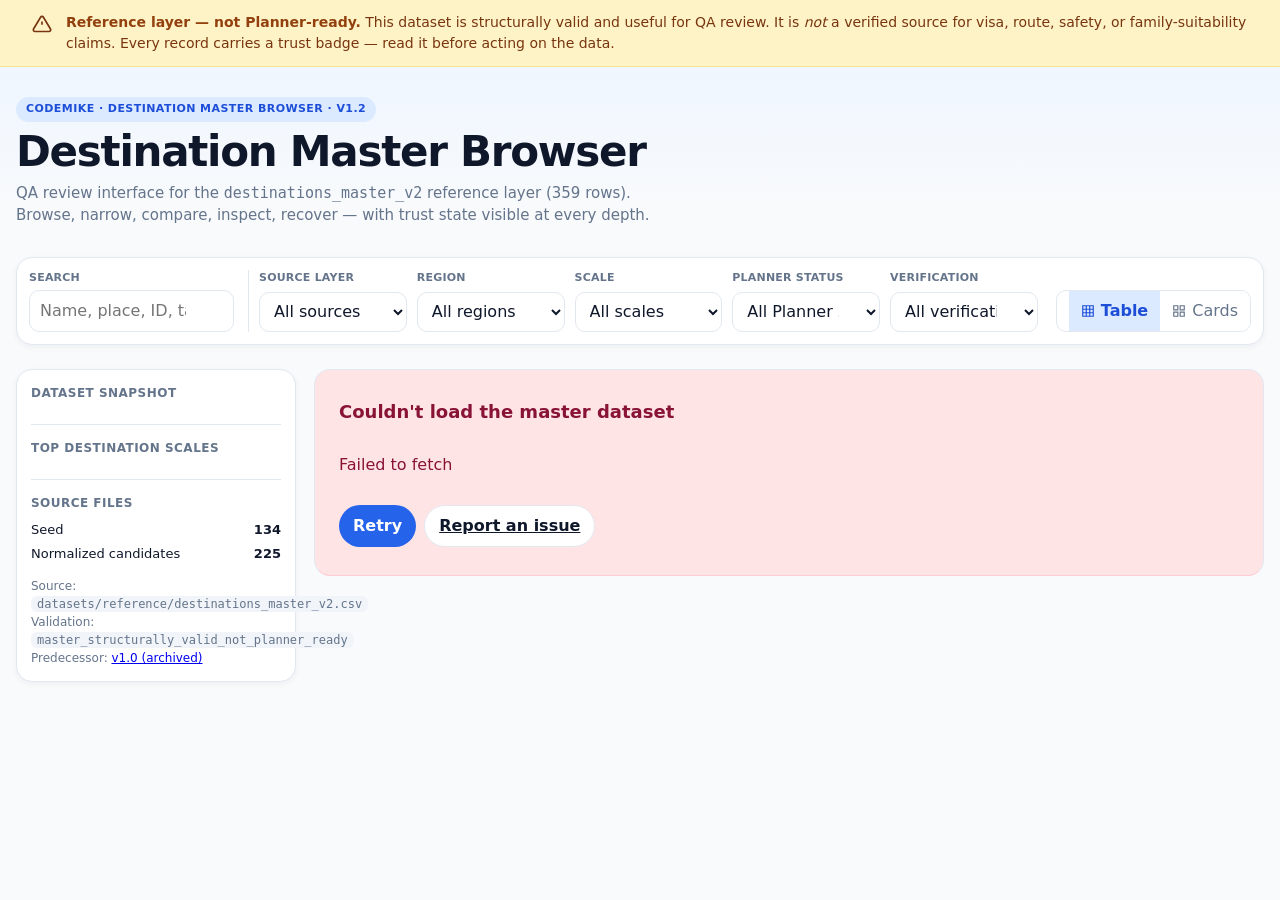
<file: docs/destination-master-browser.html>
<!doctype html>
<html lang="en">
<head>
  <meta charset="utf-8" />
  <meta name="viewport" content="width=device-width, initial-scale=1" />
  <title>CodeMike — Destination Master Browser</title>
  <meta name="description" content="QA review interface for the destinations_master_v2 reference layer. Reference data: structurally valid; not Planner-ready." />
  <style>
    :root {
      --bg: #f8fafc;
      --ink: #0f172a;
      --muted: #64748b;
      --panel: #ffffff;
      --line: #e2e8f0;
      --soft: #f1f5f9;
      --accent: #2563eb;
      --accent-soft: #dbeafe;
      --warn: #b45309;
      --warn-soft: #fef3c7;
      --warn-line: #fde68a;
      --good: #047857;
      --good-soft: #d1fae5;
      --info: #1d4ed8;
      --info-soft: #dbeafe;
      --risk: #be123c;
      --risk-soft: #ffe4e6;
      --risk-line: #fecdd3;
      --neutral: #475569;
      --neutral-soft: #e2e8f0;
      --radius: 16px;
      --shadow-sm: 0 2px 6px rgba(15, 23, 42, .05);
      --shadow: 0 18px 40px rgba(15, 23, 42, .08);
      --shadow-lg: 0 30px 60px rgba(15, 23, 42, .18);
      --focus-ring: 2px solid #1d4ed8;
      --focus-offset: 2px;
    }

    * { box-sizing: border-box; }
    html, body { background: var(--bg); color: var(--ink); }
    body {
      margin: 0;
      font-family: Inter, ui-sans-serif, system-ui, -apple-system, BlinkMacSystemFont, "Segoe UI", sans-serif;
      line-height: 1.5;
    }

    :focus-visible { outline: var(--focus-ring); outline-offset: var(--focus-offset); border-radius: 4px; }

    .wrap { width: min(1280px, calc(100vw - 32px)); margin: 0 auto; }

    /* === Sticky trust banner === */
    .trust-banner {
      position: sticky; top: 0; z-index: 30;
      background: var(--warn-soft);
      border-bottom: 1px solid var(--warn-line);
      color: #78350f;
    }
    .trust-banner-inner {
      display: flex; gap: 14px; align-items: flex-start;
      padding: 12px 16px;
    }
    .trust-banner svg { flex: 0 0 auto; margin-top: 2px; }
    .trust-banner-text { font-size: 14px; }
    .trust-banner-text strong { color: #92400e; }

    /* === Header === */
    header.app-header {
      background: linear-gradient(180deg, #eff6ff 0, transparent 80%);
      padding: 28px 0 12px;
    }
    .eyebrow {
      display: inline-flex;
      padding: 4px 10px;
      border-radius: 999px;
      background: var(--accent-soft);
      color: var(--info);
      font-weight: 700;
      font-size: 11px;
      letter-spacing: .04em;
      text-transform: uppercase;
      margin-bottom: 8px;
    }
    h1 { margin: 0; font-size: clamp(28px, 4vw, 42px); line-height: 1.05; letter-spacing: -0.03em; }
    .subtitle { color: var(--muted); margin: 8px 0 0; max-width: 70ch; font-size: 15px; }

    /* === Toolbar === */
    .toolbar {
      display: grid;
      grid-template-columns: minmax(220px, 1fr) repeat(5, minmax(140px, 1fr)) auto;
      gap: 10px;
      margin: 18px 0 8px;
      padding: 12px;
      background: var(--panel);
      border: 1px solid var(--line);
      border-radius: var(--radius);
      box-shadow: var(--shadow-sm);
    }
    /* Lab 06 F-GES-5 (visual half): separate search input from selects so the
       different interaction grammar (live vs commit-on-change) is no longer
       grouped by proximity + similarity alone. */
    .toolbar > .field#searchField {
      padding-right: 14px;
      border-right: 1px solid var(--line);
    }
    /* Lab 06 F-GES-4: separate view-toggle from the narrowing-controls common
       region; the view-toggle is a different category (view-mode, not narrowing). */
    .toolbar > .view-toggle {
      margin-left: 8px;
      padding-left: 12px;
      border-left: 1px solid var(--line);
    }
    .field { display: grid; gap: 4px; }
    .field label { font-size: 11px; font-weight: 700; color: var(--muted); letter-spacing: .02em; text-transform: uppercase; }
    .field .search-row { position: relative; }
    .field input,
    .field select {
      width: 100%;
      padding: 8px 32px 8px 10px;
      border: 1px solid var(--line);
      border-radius: 10px;
      background: var(--panel);
      color: var(--ink);
      font: inherit;
    }
    .field select { padding-right: 24px; }
    .field input:hover, .field select:hover { border-color: #94a3b8; }
    .field input:focus, .field select:focus { border-color: var(--accent); }
    .field.has-value select,
    .field.has-value input { border-color: var(--accent); }
    .field.has-value::after {
      content: "";
      position: absolute;
      width: 8px; height: 8px;
      border-radius: 50%;
      background: var(--accent);
      right: -2px; top: -2px;
    }
    .field { position: relative; }
    .clear-search {
      position: absolute; right: 6px; top: 50%; transform: translateY(-50%);
      width: 24px; height: 24px;
      border: 0; background: transparent; cursor: pointer;
      color: var(--muted);
      border-radius: 50%;
      display: none;
    }
    .field.has-value .clear-search { display: inline-flex; align-items: center; justify-content: center; }
    .clear-search:hover { background: var(--soft); color: var(--ink); }

    .view-toggle {
      display: inline-flex; border: 1px solid var(--line); border-radius: 10px; overflow: hidden; align-self: end;
    }
    .view-toggle button {
      padding: 8px 12px; background: var(--panel); border: 0; cursor: pointer; font: inherit; color: var(--muted);
      display: inline-flex; gap: 6px; align-items: center;
    }
    .view-toggle button[aria-pressed="true"] { background: var(--accent-soft); color: var(--info); font-weight: 600; }
    .view-toggle button:hover { background: var(--soft); }
    .view-toggle button[aria-pressed="true"]:hover { background: var(--accent-soft); }

    /* === Active filter summary === */
    /* Lab 06 F-GES-6: strengthen visual separation from toolbar — proximity
       was bleeding the summary into the toolbar above; widen the gap and
       deepen the tint differential so common-region grouping is unambiguous. */
    .active-filters {
      display: flex; flex-wrap: wrap; gap: 8px; align-items: center;
      margin: 20px 0 16px;
      padding: 12px 14px;
      background: #eef2f7;
      border: 1px solid #cbd5e1;
      border-radius: var(--radius);
      font-size: 13px;
      color: var(--muted);
    }
    .active-filters.empty { display: none; }
    .active-filters .chip-active {
      display: inline-flex; align-items: center; gap: 6px;
      padding: 4px 6px 4px 10px;
      background: var(--accent-soft); color: var(--info);
      border-radius: 999px; font-weight: 600;
    }
    .active-filters .chip-active button {
      background: transparent; border: 0; color: var(--info); cursor: pointer;
      width: 18px; height: 18px; padding: 0; border-radius: 50%;
      display: inline-flex; align-items: center; justify-content: center;
    }
    .active-filters .chip-active button:hover { background: rgba(29, 78, 216, .15); }
    .active-filters .label { font-weight: 600; color: var(--ink); }
    .active-filters .count { font-variant-numeric: tabular-nums; color: var(--ink); font-weight: 600; padding: 2px 6px; border-radius: 6px; transition: background-color .35s ease-out; }
    .active-filters .count.flash { background-color: var(--accent-soft); }
    .clear-all {
      margin-left: auto;
      padding: 6px 12px;
      border: 1px solid var(--line);
      border-radius: 999px;
      background: var(--panel); color: var(--ink); cursor: pointer; font: inherit;
    }
    .clear-all:hover { background: var(--soft); }

    /* === Stats === */
    .stats {
      display: grid; grid-template-columns: repeat(auto-fit, minmax(150px, 1fr)); gap: 12px;
      margin: 0 0 16px;
    }
    .stat { padding: 12px 14px; background: var(--panel); border: 1px solid var(--line); border-radius: 14px; }
    .stat .label { font-size: 11px; color: var(--muted); text-transform: uppercase; letter-spacing: .04em; font-weight: 700; }
    .stat .value { font-size: 22px; font-weight: 700; font-variant-numeric: tabular-nums; margin-top: 2px; }
    .stat.skel .value { background: var(--neutral-soft); color: transparent; border-radius: 4px; animation: pulse 1.4s ease-in-out infinite; }
    @keyframes pulse { 0%, 100% { opacity: 1; } 50% { opacity: .5; } }

    /* === Layout === */
    .layout {
      display: grid;
      grid-template-columns: minmax(220px, 280px) 1fr;
      gap: 18px;
      align-items: start;
    }
    aside {
      position: sticky; top: 88px;
      background: var(--panel); border: 1px solid var(--line); border-radius: var(--radius);
      padding: 14px; box-shadow: var(--shadow-sm);
    }
    .side-section + .side-section { margin-top: 14px; padding-top: 14px; border-top: 1px solid var(--line); }
    .side-section h2 { margin: 0 0 8px; font-size: 12px; text-transform: uppercase; letter-spacing: .04em; color: var(--muted); }
    .mini-list { display: grid; gap: 4px; }
    .mini-row { display: flex; justify-content: space-between; gap: 12px; font-size: 13px; }
    .mini-row strong { font-variant-numeric: tabular-nums; }
    .footer-note { color: var(--muted); font-size: 12px; margin: 14px 0 0; }
    .footer-note code { background: var(--soft); padding: 1px 6px; border-radius: 6px; }

    /* === Result region: table === */
    .result-region { background: var(--panel); border: 1px solid var(--line); border-radius: var(--radius); overflow: hidden; }
    .result-region[hidden] { display: none !important; }
    table.records {
      width: 100%; border-collapse: collapse; font-size: 13px;
    }
    table.records thead th {
      position: sticky; top: 56px; z-index: 1;
      background: var(--soft); text-align: left;
      padding: 10px 12px; font-weight: 700; font-size: 11px; text-transform: uppercase; letter-spacing: .04em;
      color: var(--muted); border-bottom: 1px solid var(--line);
      cursor: pointer; user-select: none;
    }
    table.records thead th[aria-sort="ascending"]::after { content: " ▲"; color: var(--accent); }
    table.records thead th[aria-sort="descending"]::after { content: " ▼"; color: var(--accent); }
    /* Lab 06 F-GES-3 + v1.2.1 F-MOB-1 + v1.2.2 F-MOB-6: distinguish sortable
       headers from non-sortable by showing a faint up/down chevron in the
       unsorted state. v1.2.1 switched from Unicode ↕ (U+2195) to inline SVG
       (Android font-fallback issue). v1.2.2 darkens the fill from #e2e8f0
       (line, too faint to see on mobile) to #cbd5e1 (border-stronger) so
       the affordance is visually reachable, not just DOM-reachable. */
    table.records thead th[data-sort][aria-sort="none"] {
      padding-right: 22px;
      background-image: url("data:image/svg+xml;utf8,<svg xmlns='http://www.w3.org/2000/svg' width='8' height='12' viewBox='0 0 8 12'><path d='M4 2L1 5h6L4 2zM4 10L1 7h6L4 10z' fill='%23cbd5e1'/></svg>");
      background-repeat: no-repeat;
      background-position: right 6px center;
    }
    table.records thead th[data-sort]:hover { color: var(--ink); }
    table.records thead th[data-sort]:hover[aria-sort="none"] {
      background-image: url("data:image/svg+xml;utf8,<svg xmlns='http://www.w3.org/2000/svg' width='8' height='12' viewBox='0 0 8 12'><path d='M4 2L1 5h6L4 2zM4 10L1 7h6L4 10z' fill='%2364748b'/></svg>");
    }
    table.records tbody tr {
      cursor: pointer; transition: background-color .12s ease-out;
    }
    table.records tbody tr:hover, table.records tbody tr:focus-within { background: var(--accent-soft); }
    table.records tbody td {
      padding: 8px 12px; border-bottom: 1px solid var(--line);
      vertical-align: middle;
    }
    table.records tbody td.name { font-weight: 600; color: var(--ink); }
    table.records tbody td.place { color: var(--muted); }
    table.records tbody td.id { font-family: ui-monospace, SFMono-Regular, Menlo, monospace; font-size: 12px; color: var(--muted); }

    /* === Result region: cards === */
    .cards {
      display: grid; grid-template-columns: repeat(auto-fill, minmax(280px, 1fr));
      gap: 12px; padding: 12px;
    }
    .card {
      position: relative;
      padding: 14px; background: var(--panel); border: 1px solid var(--line); border-radius: 12px;
      cursor: pointer; transition: background-color .12s ease-out, border-color .12s ease-out, transform .08s;
    }
    .card:hover { background: #fbfdff; border-color: #cbd5e1; }
    .card:active { transform: translateY(1px); }
    .card-open-icon {
      position: absolute; top: 12px; right: 12px;
      color: var(--muted);
    }
    .card .name { font-weight: 700; font-size: 15px; margin-bottom: 2px; }
    .card .place { color: var(--muted); font-size: 13px; margin-bottom: 8px; }
    .card .id { font-family: ui-monospace, SFMono-Regular, Menlo, monospace; font-size: 11px; color: var(--muted); }
    .card .meta-grid {
      display: grid; grid-template-columns: 1fr 1fr; gap: 6px 12px;
      margin: 10px 0 8px;
    }
    .meta-cell .k { color: var(--muted); font-size: 11px; }
    .meta-cell .v { font-size: 13px; }
    .card-chips { display: flex; flex-wrap: wrap; gap: 4px; margin-top: 6px; }

    /* === Trust badge === */
    .trust-badge {
      display: inline-flex; align-items: center; gap: 4px;
      padding: 2px 8px;
      border-radius: 999px;
      font-size: 11px; font-weight: 700; text-transform: uppercase; letter-spacing: .03em;
      white-space: nowrap;
      border: 1px solid transparent;
    }
    .trust-badge[data-state="verified"]    { background: var(--info-soft); color: var(--info); border-color: #bfdbfe; }
    .trust-badge[data-state="planner-ready"] { background: var(--good-soft); color: var(--good); border-color: #a7f3d0; }
    .trust-badge[data-state="unverified"]  { background: var(--warn-soft); color: var(--warn); border-color: var(--warn-line); }
    .trust-badge[data-state="blocked"]     { background: var(--risk-soft); color: var(--risk); border-color: var(--risk-line); }
    .trust-badge[data-state="missing-fields"] { background: #fef9c3; color: #854d0e; border-color: #fde68a; }
    .trust-badge[data-state="conflict"]    { background: #fae8ff; color: #86198f; border-color: #f5d0fe; }
    .trust-badge[data-state="unassigned"]  { background: var(--neutral-soft); color: var(--neutral); border-color: #cbd5e1; }

    .trust-badge .icon { width: 12px; height: 12px; }

    /* === Status pill (Planner-only, distinct from trust badge) === */
    .planner-pill {
      display: inline-flex; padding: 2px 8px; border-radius: 999px;
      background: var(--soft); color: var(--neutral);
      font-size: 11px; font-weight: 600;
    }

    /* === Chips (display) === */
    .chip {
      display: inline-flex; padding: 2px 8px;
      background: var(--soft); color: var(--neutral);
      border-radius: 999px; font-size: 11px;
      border: 1px solid var(--line);
    }
    .chip.good { background: var(--good-soft); color: var(--good); border-color: #a7f3d0; }
    .chip.warn { background: var(--warn-soft); color: var(--warn); border-color: var(--warn-line); }
    /* Lab 06 R1 caution-chip Trade-off → Pass upgrade: a divider before
       the first warn chip makes the proximity-vs-similarity adjudication
       explicit (similarity wins for category; the divider lets proximity
       stop fighting it). */
    /* v1.2.1 F-MOB-4 fix: replaced the absolute-positioned ::before divider
       (which broke when chips wrapped on mobile — divider rendered in empty
       space to the left of the wrapped row) with an inline left-border on
       the chip itself. This works whether the chip is on the same row as
       its neighbours (visible separator) or wrapped to its own row (slightly
       indented = still a category signal). */
    .card-chips .chip.warn:first-of-type {
      margin-left: 6px;
      padding-left: 10px;
      border-left-width: 2px;
      border-left-color: var(--warn);
    }

    /* === Verification pill (Lab 06 F-GES-1 + F-GES-2) === */
    /* The trust badge already sits at four depths per Topic 2 §6.2; the
       verification *text* in the card meta-grid + table column was
       collapsing into surrounding metadata via similarity. A pill component
       restores the primary-signal role at both depths. */
    .verif-pill {
      display: inline-flex; align-items: center;
      padding: 2px 8px; border-radius: 999px;
      font-size: 12px; font-weight: 600;
      border: 1px solid var(--line);
      background: var(--neutral-soft); color: var(--neutral);
      white-space: nowrap;
    }
    .verif-pill[data-state="verified"]        { background: var(--info-soft); color: var(--info); border-color: #bfdbfe; }
    .verif-pill[data-state="candidate"]       { background: #fef9c3; color: #854d0e; border-color: #fde68a; }
    .verif-pill[data-state="seed_unverified"] { background: var(--warn-soft); color: var(--warn); border-color: var(--warn-line); }
    .verif-pill[data-state="blocked"]         { background: var(--risk-soft); color: var(--risk); border-color: var(--risk-line); }

    /* === Skeleton loader === */
    .skeleton { padding: 18px; }
    .skel-row {
      height: 28px; margin: 8px 0; border-radius: 6px;
      background: linear-gradient(90deg, var(--soft) 0%, var(--neutral-soft) 50%, var(--soft) 100%);
      background-size: 200% 100%;
      animation: shimmer 1.4s ease-in-out infinite;
    }
    @keyframes shimmer { 0% { background-position: 200% 0; } 100% { background-position: -200% 0; } }

    /* === Empty / error states === */
    .empty-state, .error-state {
      padding: 28px 24px; text-align: left;
      display: grid; gap: 12px;
    }
    .empty-state h3, .error-state h3 { margin: 0; font-size: 18px; }
    .empty-state .filters-listed {
      display: flex; flex-wrap: wrap; gap: 6px;
    }
    .empty-state .filters-listed .chip-active {
      display: inline-flex; gap: 6px; align-items: center;
      padding: 4px 10px; background: var(--accent-soft); color: var(--info);
      border-radius: 999px; font-size: 12px; font-weight: 600;
    }
    .empty-state .suggestion { color: var(--muted); font-size: 14px; }
    .empty-state .actions, .error-state .actions { display: flex; gap: 8px; flex-wrap: wrap; }
    .btn {
      display: inline-flex; align-items: center; gap: 6px;
      padding: 8px 14px;
      background: var(--accent); color: white; border: 0; border-radius: 999px;
      cursor: pointer; font: inherit; font-weight: 600;
    }
    .btn:hover { filter: brightness(1.05); }
    .btn.secondary { background: var(--panel); color: var(--ink); border: 1px solid var(--line); }
    .btn.secondary:hover { background: var(--soft); }
    .error-state { background: var(--risk-soft); color: #881337; border-bottom: 1px solid var(--risk-line); }

    /* === Drawer === */
    .drawer-overlay {
      position: fixed; inset: 0;
      background: rgba(15, 23, 42, .35);
      opacity: 0; pointer-events: none;
      transition: opacity .15s ease-out;
      z-index: 40;
    }
    .drawer-overlay.open { opacity: 1; pointer-events: auto; }
    .drawer {
      position: fixed; top: 0; right: 0; bottom: 0;
      width: min(560px, 100vw); max-width: 100vw;
      background: var(--panel);
      box-shadow: var(--shadow-lg);
      transform: translateX(110%);
      transition: transform .2s ease-out;
      z-index: 50;
      display: grid; grid-template-rows: auto auto 1fr; min-height: 0;
    }
    .drawer.open { transform: translateX(0); }
    .drawer[hidden], .drawer-overlay[hidden] { display: none !important; }
    .drawer-header {
      padding: 14px 18px;
      border-bottom: 1px solid var(--line);
      display: flex; gap: 12px; justify-content: space-between; align-items: center;
    }
    .drawer-header .name { font-weight: 700; font-size: 18px; }
    .drawer-header .place { color: var(--muted); font-size: 13px; }
    .drawer-trust {
      padding: 10px 18px;
      background: var(--warn-soft); color: #78350f;
      font-size: 13px;
      border-bottom: 1px solid var(--warn-line);
      display: flex; align-items: center; gap: 10px;
    }
    .drawer-body { overflow-y: auto; padding: 14px 18px; }

    /* === Lab 04 Loop 1 — batch-promote-confirm modal (v1.2 feature) === */
    /* Honours U-CONF-1..4 acceptance criteria from `design/foundations/
       ux-acceptance-criteria.md`. Modal is the right container per the rule
       sheet §3.5: blocking + destructive + small fixed task. */
    .row-select-col { width: 36px; text-align: center; }
    .row-select-col input[type="checkbox"] { cursor: pointer; }
    .row-select-cell { text-align: center; }
    .row-select-cell input[type="checkbox"] { cursor: pointer; }
    table.records tbody tr.selected { background: var(--accent-soft); }

    .batch-action-bar {
      display: flex; align-items: center; gap: 12px;
      margin: 12px 0;
      padding: 10px 14px;
      background: var(--accent-soft);
      border: 1px solid #bfdbfe;
      border-radius: var(--radius);
      font-size: 13px;
      color: var(--info);
    }
    .batch-action-bar.hidden { display: none; }
    .batch-action-bar .count { font-weight: 700; }
    .batch-action-bar button {
      padding: 6px 12px; border-radius: 8px;
      border: 1px solid #bfdbfe;
      background: var(--panel); color: var(--info);
      cursor: pointer; font: inherit; font-weight: 600;
    }
    .batch-action-bar button:hover { background: #eff6ff; }
    .batch-action-bar button.primary {
      background: var(--info); color: #fff; border-color: var(--info);
    }
    .batch-action-bar button.primary:hover { background: #1d4ed8; }
    .batch-action-bar button.primary:disabled { opacity: 0.6; cursor: progress; }
    .batch-action-bar .spacer { margin-left: auto; }

    /* Modal — blocking dialog for batch-promote-confirm */
    .modal-overlay {
      position: fixed; inset: 0; background: rgba(15, 23, 42, 0.45);
      opacity: 0; transition: opacity .15s ease-out;
      z-index: 999;
    }
    .modal-overlay.open { opacity: 1; }
    .modal-overlay[hidden] { display: none !important; }
    .confirm-modal {
      position: fixed; top: 50%; left: 50%; transform: translate(-50%, -50%);
      width: min(520px, calc(100vw - 32px));
      max-height: calc(100vh - 32px);
      display: flex; flex-direction: column;
      background: var(--panel); border: 1px solid var(--line);
      border-radius: var(--radius); box-shadow: 0 20px 50px rgba(15, 23, 42, .35);
      z-index: 1000;
    }
    .confirm-modal[hidden] { display: none !important; }
    .confirm-modal-header {
      padding: 16px 20px; border-bottom: 1px solid var(--line);
      font-size: 16px; font-weight: 700;
    }
    .confirm-modal-body {
      padding: 16px 20px; overflow-y: auto; font-size: 14px; color: var(--ink);
    }
    .confirm-modal-body .lead { margin: 0 0 10px; }
    .confirm-modal-body ul.records-list {
      margin: 0 0 12px; padding-left: 18px; list-style: disc;
      max-height: 180px; overflow-y: auto;
    }
    .confirm-modal-body ul.records-list li { padding: 2px 0; line-height: 1.4; }
    .confirm-modal-body .records-list li .rec-id {
      color: var(--muted); font-family: ui-monospace, SFMono-Regular, Menlo, monospace;
      font-size: 12px; margin-left: 4px;
    }
    .confirm-modal-body .records-list-more { margin-top: 4px; color: var(--muted); font-size: 12px; }
    .confirm-modal-body .consequence {
      margin: 8px 0; padding: 10px 12px;
      background: var(--warn-soft); border: 1px solid var(--warn-line);
      border-radius: 8px; color: var(--warn); font-size: 13px;
    }
    .confirm-modal-body .asymmetric-cost {
      margin: 8px 0 0; padding: 8px 12px;
      background: var(--soft); border-left: 3px solid var(--info);
      border-radius: 4px; color: var(--ink); font-size: 13px; font-style: italic;
    }
    .confirm-modal-footer {
      display: flex; justify-content: flex-end; gap: 10px;
      padding: 12px 20px; border-top: 1px solid var(--line);
    }
    .confirm-modal-footer button {
      padding: 8px 16px; border-radius: 8px;
      border: 1px solid var(--line); background: var(--panel);
      cursor: pointer; font: inherit; font-weight: 600;
    }
    .confirm-modal-footer button:hover { background: var(--soft); }
    .confirm-modal-footer button:focus { outline: 2px solid var(--accent); outline-offset: 2px; }
    .confirm-modal-footer button.primary {
      background: var(--info); color: #fff; border-color: var(--info);
    }
    .confirm-modal-footer button.primary:hover { background: #1d4ed8; }
    .confirm-modal-footer button.primary:disabled { opacity: 0.6; cursor: progress; }
    .promote-toast {
      position: fixed; bottom: 20px; left: 50%; transform: translateX(-50%);
      padding: 10px 16px; background: var(--good); color: #fff;
      border-radius: 999px; font-size: 13px; font-weight: 600;
      box-shadow: 0 6px 20px rgba(16, 185, 129, .35);
      opacity: 0; transition: opacity .25s ease-out;
      z-index: 1100; pointer-events: none;
    }
    .promote-toast.show { opacity: 1; }
    .drawer-section + .drawer-section { margin-top: 16px; padding-top: 16px; border-top: 1px solid var(--line); }
    .drawer-section h3 { margin: 0 0 8px; font-size: 12px; text-transform: uppercase; letter-spacing: .04em; color: var(--muted); }
    .drawer .row { display: grid; grid-template-columns: 140px 1fr; gap: 8px 14px; font-size: 13px; padding: 4px 0; }
    .drawer .row dt { color: var(--muted); font-weight: 600; }
    .drawer .row dd { margin: 0; word-break: break-word; }
    .drawer .nav {
      display: inline-flex; gap: 4px;
    }
    .icon-button {
      width: 32px; height: 32px;
      border: 1px solid var(--line); background: var(--panel); color: var(--ink);
      border-radius: 8px; cursor: pointer; display: inline-flex; align-items: center; justify-content: center;
    }
    .icon-button:hover { background: var(--soft); }
    .icon-button[disabled] { opacity: .4; cursor: not-allowed; }

    /* === Mobile === */
    @media (max-width: 900px) {
      .layout { grid-template-columns: 1fr; }
      aside { position: static; }
      .toolbar { grid-template-columns: 1fr 1fr; }
      .toolbar .field:first-child { grid-column: 1 / -1; }
      .toolbar .view-toggle { grid-column: 1 / -1; justify-self: start; }
      table.records tbody td.id, table.records thead th.id { display: none; }
    }
    @media (max-width: 600px) {
      .toolbar { grid-template-columns: 1fr; }
      .drawer { width: 100vw; }
    }

    /* === Reduced motion === */
    @media (prefers-reduced-motion: reduce) {
      *, ::before, ::after { animation-duration: 0.01ms !important; animation-iteration-count: 1 !important; transition-duration: 0.01ms !important; }
    }

    /* === Screen-reader only === */
    .sr-only { position: absolute; width: 1px; height: 1px; padding: 0; margin: -1px; overflow: hidden; clip: rect(0,0,0,0); white-space: nowrap; border: 0; }
  </style>
</head>
<body>
  <!-- Sticky dataset-trust banner: U-ARR-1, U-ARR-2, U-UND-1 -->
  <div class="trust-banner" role="region" aria-label="Dataset trust state">
    <div class="wrap trust-banner-inner">
      <svg width="20" height="20" viewBox="0 0 24 24" fill="none" stroke="currentColor" stroke-width="2" aria-hidden="true">
        <path d="M12 9v4M12 17h.01M10.29 3.86 1.82 18a2 2 0 0 0 1.71 3h16.94a2 2 0 0 0 1.71-3L13.71 3.86a2 2 0 0 0-3.42 0z"/>
      </svg>
      <div class="trust-banner-text">
        <strong>Reference layer — not Planner-ready.</strong>
        This dataset is structurally valid and useful for QA review. It is <em>not</em> a verified source for visa, route, safety, or family-suitability claims. Every record carries a trust badge — read it before acting on the data.
      </div>
    </div>
  </div>

  <header class="app-header">
    <div class="wrap">
      <span class="eyebrow">CodeMike · Destination Master Browser · v1.2</span>
      <h1>Destination Master Browser</h1>
      <p class="subtitle">QA review interface for the <code>destinations_master_v2</code> reference layer (359 rows). Browse, narrow, compare, inspect, recover — with trust state visible at every depth.</p>
    </div>
  </header>

  <main class="wrap">
    <!-- Toolbar: search + selects + view toggle -->
    <div class="toolbar" role="search" aria-label="Filter destinations">
      <div class="field" id="searchField">
        <label for="search">Search</label>
        <div class="search-row">
          <input id="search" type="search" placeholder="Name, place, ID, tag…" autocomplete="off" />
          <button class="clear-search" type="button" aria-label="Clear search" data-clear="search">
            <svg width="14" height="14" viewBox="0 0 24 24" fill="none" stroke="currentColor" stroke-width="2"><path d="M18 6 6 18M6 6l12 12"/></svg>
          </button>
        </div>
      </div>
      <div class="field" id="sourceLayerField">
        <label for="sourceLayer">Source layer</label>
        <select id="sourceLayer"><option value="">All sources</option></select>
      </div>
      <div class="field" id="macroRegionField">
        <label for="macroRegion">Region</label>
        <select id="macroRegion"><option value="">All regions</option></select>
      </div>
      <div class="field" id="scaleField">
        <label for="scale">Scale</label>
        <select id="scale"><option value="">All scales</option></select>
      </div>
      <div class="field" id="plannerStatusField">
        <label for="plannerStatus">Planner status</label>
        <select id="plannerStatus"><option value="">All Planner states</option></select>
      </div>
      <div class="field" id="verificationField">
        <label for="verification">Verification</label>
        <select id="verification"><option value="">All verification</option></select>
      </div>
      <div class="view-toggle" role="group" aria-label="View mode">
        <button id="viewTable" aria-pressed="true" type="button">
          <svg width="14" height="14" viewBox="0 0 24 24" fill="none" stroke="currentColor" stroke-width="2"><path d="M3 3h18v18H3zM3 9h18M3 15h18M9 3v18M15 3v18"/></svg>
          Table
        </button>
        <button id="viewCards" aria-pressed="false" type="button">
          <svg width="14" height="14" viewBox="0 0 24 24" fill="none" stroke="currentColor" stroke-width="2"><path d="M3 3h7v7H3zM14 3h7v7h-7zM3 14h7v7H3zM14 14h7v7h-7z"/></svg>
          Cards
        </button>
      </div>
    </div>

    <!-- Active-filter summary: U-NAR-1 -->
    <div class="active-filters empty" id="activeFilters" role="status" aria-live="polite" aria-atomic="true">
      <span class="label">Active filters</span>
      <div id="activeFilterChips" style="display: contents;"></div>
      <span><span class="count" id="resultCount">0</span> of <span class="count" id="totalCount">0</span> records</span>
      <button class="clear-all" id="clearAll" type="button">Clear all</button>
    </div>

    <!-- Stats banner -->
    <section class="stats" id="stats" aria-label="Result summary"></section>

    <!-- Layout: side panel + result region -->
    <div class="layout">
      <aside aria-label="Dataset snapshot">
        <div class="side-section">
          <h2>Dataset snapshot</h2>
          <div class="mini-list" id="snapshot"></div>
        </div>
        <div class="side-section">
          <h2>Top destination scales</h2>
          <div class="mini-list" id="scaleList"></div>
        </div>
        <div class="side-section">
          <h2>Source files</h2>
          <div class="mini-list">
            <div class="mini-row"><span>Seed</span><strong>134</strong></div>
            <div class="mini-row"><span>Normalized candidates</span><strong>225</strong></div>
          </div>
        </div>
        <p class="footer-note">
          Source: <code>datasets/reference/destinations_master_v2.csv</code><br />
          Validation: <code>master_structurally_valid_not_planner_ready</code><br />
          Predecessor: <a href="destination-master-browser-v1.0.html">v1.0 (archived)</a>
        </p>
      </aside>

      <section aria-label="Records" style="min-width: 0;">
        <!-- Loading state: skeleton (U-REC-2) -->
        <div class="result-region" id="resultLoading">
          <div class="skeleton" aria-live="polite" aria-busy="true">
            <span class="sr-only">Loading master destination records…</span>
            <div class="skel-row" style="width: 95%;"></div>
            <div class="skel-row" style="width: 88%;"></div>
            <div class="skel-row" style="width: 92%;"></div>
            <div class="skel-row" style="width: 80%;"></div>
            <div class="skel-row" style="width: 90%;"></div>
            <div class="skel-row" style="width: 76%;"></div>
          </div>
        </div>

        <!-- Error state: inline notification with retry (U-REC-2) -->
        <div class="result-region error-state" id="resultError" hidden>
          <h3>Couldn't load the master dataset</h3>
          <p id="errorMessage">Unknown error.</p>
          <div class="actions">
            <button class="btn" id="retryBtn" type="button">Retry</button>
            <a class="btn secondary" href="https://github.com/Rishabh1804/MSc/issues" target="_blank" rel="noopener">Report an issue</a>
          </div>
        </div>

        <!-- Empty state: content-rich (U-REC-1, U-REC-2) -->
        <div class="result-region empty-state" id="resultEmpty" hidden>
          <h3>No records match the active filters.</h3>
          <p>Active filters:</p>
          <div class="filters-listed" id="emptyFiltersListed"></div>
          <p class="suggestion" id="emptySuggestion">Try removing one filter, or clear them all to see the full dataset again.</p>
          <div class="actions">
            <button class="btn" id="emptyClearAll" type="button">Clear all filters</button>
          </div>
        </div>

        <!-- Table mode (default v1.1): U-COM-1, U-COM-2 -->
        <!-- Lab 04 Loop 1 batch-action bar (v1.2): shown only when ≥1 row selected -->
        <div class="batch-action-bar hidden" id="batchActionBar" role="region" aria-label="Batch action">
          <span><span class="count" id="batchSelectedCount">0</span> records selected</span>
          <button id="batchPromoteBtn" class="primary" type="button">Promote to Planner</button>
          <button id="batchClearBtn" type="button">Clear selection</button>
        </div>
        <div class="result-region" id="resultTable" hidden>
          <table class="records" aria-label="Destination records">
            <thead>
              <tr>
                <th scope="col" class="row-select-col" aria-label="Select all visible">
                  <input type="checkbox" id="selectAllVisible" aria-label="Select all visible records" />
                </th>
                <th scope="col" data-sort="trust" aria-sort="none">Trust</th>
                <th scope="col" data-sort="canonical_name" aria-sort="none">Name</th>
                <th scope="col" data-sort="place" aria-sort="none">Place</th>
                <th scope="col" data-sort="destination_scale" aria-sort="none">Scale</th>
                <th scope="col" data-sort="source_layer" aria-sort="none">Source</th>
                <th scope="col" data-sort="verification_status" aria-sort="none">Verification</th>
                <th scope="col" data-sort="planner_use_status" aria-sort="none">Planner</th>
                <th scope="col" class="id" data-sort="destination_master_id" aria-sort="none">ID</th>
              </tr>
            </thead>
            <tbody id="tableBody"></tbody>
          </table>
        </div>

        <!-- Cards mode (secondary v1.1): U-COM-2 -->
        <div class="result-region" id="resultCards" hidden>
          <div class="cards" id="cardsBody"></div>
        </div>
      </section>
    </div>
  </main>

  <!-- Record-detail drawer: U-INS-1, U-INS-2 -->
  <div class="drawer-overlay" id="drawerOverlay" hidden></div>
  <!-- role="dialog" + aria-modal="false" follows WAI-ARIA APG's non-modal-dialog pattern:
       the panel is reviewer-initiated (row/card click), but it does not trap focus or
       block underlying content. aria-describedby points at the trust-state line so
       screen readers announce the trust context when the dialog gains focus. -->
  <aside class="drawer" id="drawer" role="dialog" aria-modal="false" aria-labelledby="drawerName" aria-describedby="drawerTrustText" hidden>
    <div class="drawer-header">
      <div>
        <div class="name" id="drawerName"></div>
        <div class="place" id="drawerPlace"></div>
      </div>
      <div class="nav">
        <button class="icon-button" id="drawerPrev" aria-label="Previous record" type="button" disabled>
          <svg width="14" height="14" viewBox="0 0 24 24" fill="none" stroke="currentColor" stroke-width="2"><path d="m15 18-6-6 6-6"/></svg>
        </button>
        <button class="icon-button" id="drawerNext" aria-label="Next record" type="button" disabled>
          <svg width="14" height="14" viewBox="0 0 24 24" fill="none" stroke="currentColor" stroke-width="2"><path d="m9 18 6-6-6-6"/></svg>
        </button>
        <button class="icon-button" id="drawerClose" aria-label="Close" type="button">
          <svg width="14" height="14" viewBox="0 0 24 24" fill="none" stroke="currentColor" stroke-width="2"><path d="M18 6 6 18M6 6l12 12"/></svg>
        </button>
      </div>
    </div>
    <div class="drawer-trust" id="drawerTrust">
      <svg width="16" height="16" viewBox="0 0 24 24" fill="none" stroke="currentColor" stroke-width="2" aria-hidden="true"><path d="M12 9v4M12 17h.01M10.29 3.86 1.82 18a2 2 0 0 0 1.71 3h16.94a2 2 0 0 0 1.71-3L13.71 3.86a2 2 0 0 0-3.42 0z"/></svg>
      <span id="drawerTrustText">Trust state</span>
    </div>
    <div class="drawer-body" id="drawerBody"></div>
  </aside>

  <!-- Lab 04 Loop 1 — batch-promote-confirm modal (v1.2 feature)
       Honours U-CONF-1..4 acceptance criteria. The drawer is non-modal
       (aria-modal="false"); this modal is blocking (aria-modal="true")
       per Topic 2 §3.5 modality rule. -->
  <div class="modal-overlay" id="promoteOverlay" hidden></div>
  <div class="confirm-modal" id="promoteModal"
       role="dialog" aria-modal="true"
       aria-labelledby="promoteModalTitle"
       aria-describedby="promoteModalDesc"
       hidden>
    <div class="confirm-modal-header" id="promoteModalTitle">Confirm: promote records to Planner</div>
    <div class="confirm-modal-body" id="promoteModalDesc">
      <p class="lead" id="promoteModalLead">You are about to send these records downstream to the Planner:</p>
      <ul class="records-list" id="promoteModalList"></ul>
      <p class="records-list-more" id="promoteModalMore"></p>
      <p class="consequence">Once promoted, the records appear in Planner's record-of-truth. Cancelling now keeps them unchanged in the reference layer.</p>
      <p class="asymmetric-cost">The cost of a wrong promotion is much higher than the cost of cancelling here.</p>
    </div>
    <div class="confirm-modal-footer">
      <button id="promoteCancelBtn" type="button" autofocus>Cancel</button>
      <button id="promoteConfirmBtn" class="primary" type="button">Promote</button>
    </div>
  </div>
  <div class="promote-toast" id="promoteToast" role="status" aria-live="polite"></div>

  <script>
    const DEFAULT_CSV_URL = 'https://raw.githubusercontent.com/Rishabh1804/MSc/main/datasets/reference/destinations_master_v2.csv';
    const CSV_URL = new URLSearchParams(location.search).get('csv') || DEFAULT_CSV_URL;

    const state = {
      rows: [],
      filtered: [],
      sortKey: 'canonical_name',
      sortDir: 'ascending',
      view: 'table',
      drawerIndex: -1,
      lastOpener: null,
      // Lab 04 Loop 1 batch-promote-confirm (v1.2) — selection state + modal
      selectedIds: new Set(),
      promotedIds: new Set(),
      promoteOpener: null
    };

    const els = {
      search: document.getElementById('search'),
      sourceLayer: document.getElementById('sourceLayer'),
      macroRegion: document.getElementById('macroRegion'),
      scale: document.getElementById('scale'),
      plannerStatus: document.getElementById('plannerStatus'),
      verification: document.getElementById('verification'),
      stats: document.getElementById('stats'),
      snapshot: document.getElementById('snapshot'),
      scaleList: document.getElementById('scaleList'),
      tableBody: document.getElementById('tableBody'),
      cardsBody: document.getElementById('cardsBody'),
      activeFilters: document.getElementById('activeFilters'),
      activeFilterChips: document.getElementById('activeFilterChips'),
      resultCount: document.getElementById('resultCount'),
      totalCount: document.getElementById('totalCount'),
      clearAll: document.getElementById('clearAll'),
      emptyClearAll: document.getElementById('emptyClearAll'),
      emptyFiltersListed: document.getElementById('emptyFiltersListed'),
      retryBtn: document.getElementById('retryBtn'),
      errorMessage: document.getElementById('errorMessage'),
      resultLoading: document.getElementById('resultLoading'),
      resultError: document.getElementById('resultError'),
      resultEmpty: document.getElementById('resultEmpty'),
      resultTable: document.getElementById('resultTable'),
      resultCards: document.getElementById('resultCards'),
      viewTable: document.getElementById('viewTable'),
      viewCards: document.getElementById('viewCards'),
      drawer: document.getElementById('drawer'),
      drawerOverlay: document.getElementById('drawerOverlay'),
      drawerName: document.getElementById('drawerName'),
      drawerPlace: document.getElementById('drawerPlace'),
      drawerTrust: document.getElementById('drawerTrust'),
      drawerTrustText: document.getElementById('drawerTrustText'),
      drawerBody: document.getElementById('drawerBody'),
      drawerPrev: document.getElementById('drawerPrev'),
      drawerNext: document.getElementById('drawerNext'),
      drawerClose: document.getElementById('drawerClose'),
      // Lab 04 Loop 1 batch-promote-confirm (v1.2)
      batchActionBar: document.getElementById('batchActionBar'),
      batchSelectedCount: document.getElementById('batchSelectedCount'),
      batchPromoteBtn: document.getElementById('batchPromoteBtn'),
      batchClearBtn: document.getElementById('batchClearBtn'),
      selectAllVisible: document.getElementById('selectAllVisible'),
      promoteOverlay: document.getElementById('promoteOverlay'),
      promoteModal: document.getElementById('promoteModal'),
      promoteModalList: document.getElementById('promoteModalList'),
      promoteModalMore: document.getElementById('promoteModalMore'),
      promoteCancelBtn: document.getElementById('promoteCancelBtn'),
      promoteConfirmBtn: document.getElementById('promoteConfirmBtn'),
      promoteToast: document.getElementById('promoteToast'),
    };

    const FILTER_FIELDS = [
      { key: 'sourceLayer', el: els.sourceLayer, label: 'Source', field: 'source_layer' },
      { key: 'macroRegion', el: els.macroRegion, label: 'Region', field: 'macro_region' },
      { key: 'scale', el: els.scale, label: 'Scale', field: 'destination_scale' },
      { key: 'plannerStatus', el: els.plannerStatus, label: 'Planner', field: 'planner_use_status' },
      { key: 'verification', el: els.verification, label: 'Verification', field: 'verification_status' },
    ];

    /* ---------- CSV parsing (preserved from v1) ---------- */
    function parseCSV(text) {
      const rows = []; let row = []; let value = ''; let inQuotes = false;
      for (let i = 0; i < text.length; i++) {
        const c = text[i], n = text[i + 1];
        if (c === '"' && inQuotes && n === '"') { value += '"'; i++; }
        else if (c === '"') { inQuotes = !inQuotes; }
        else if (c === ',' && !inQuotes) { row.push(value); value = ''; }
        else if ((c === '\n' || c === '\r') && !inQuotes) {
          if (c === '\r' && n === '\n') i++;
          row.push(value);
          if (row.some(cell => cell.length > 0)) rows.push(row);
          row = []; value = '';
        } else { value += c; }
      }
      if (value || row.length) { row.push(value); rows.push(row); }
      const headers = rows.shift() || [];
      return rows.map(values => Object.fromEntries(headers.map((h, i) => [h, values[i] || ''])));
    }

    function escapeHtml(value) {
      return String(value)
        .replaceAll('&', '&amp;').replaceAll('<', '&lt;').replaceAll('>', '&gt;')
        .replaceAll('"', '&quot;').replaceAll("'", '&#039;');
    }

    function uniqueValues(rows, key) {
      return [...new Set(rows.map(r => r[key]).filter(Boolean))].sort((a, b) => a.localeCompare(b));
    }

    function fillSelect(select, values) {
      values.forEach(v => {
        const o = document.createElement('option');
        o.value = v; o.textContent = v;
        select.appendChild(o);
      });
    }

    function searchableText(row) {
      return [
        row.destination_master_id, row.canonical_name, row.country, row.macro_region,
        row.state_or_area, row.district_or_area, row.destination_scale, row.location_type,
        row.vibe_1, row.vibe_2, row.vibe_3, row.trip_style_tags, row.context_tags, row.caution_tags,
        row.source_layer, row.source_id
      ].join(' ').toLowerCase();
    }

    function placeOf(row) {
      return [row.district_or_area, row.state_or_area, row.country].filter(Boolean).join(', ');
    }

    /* ---------- Trust badge: maps record → state + label + icon ---------- */
    const _warnedTrustValues = new Set();
    function trustStateOf(row) {
      const v = row.verification_status || '';
      const p = row.planner_use_status || '';
      if (p === 'planner_ready') return 'planner-ready';
      if (v === 'blocked' || p === 'blocked') return 'blocked';
      if (v === 'conflict') return 'conflict';
      if (v === 'verified' || v === 'seed_verified') return 'verified';
      if (v === 'missing_fields') return 'missing-fields';
      if (v === 'seed_unverified' || v === 'candidate' || p === 'needs_verification') return 'unverified';
      if (!v && !p) return 'unassigned';
      // Unmapped values fall through to 'unverified' as a safe default; warn once per
      // unique combination so QA can spot taxonomy drift in the master CSV.
      const key = `v=${v}|p=${p}`;
      if (!_warnedTrustValues.has(key)) {
        _warnedTrustValues.add(key);
        console.warn(`[trustStateOf] unmapped status combination: ${key} — defaulting to 'unverified'`);
      }
      return 'unverified';
    }

    const TRUST_LABEL = {
      'verified': 'Verified',
      'planner-ready': 'Planner-ready',
      'unverified': 'Unverified',
      'blocked': 'Blocked',
      'missing-fields': 'Missing fields',
      'conflict': 'Conflict',
      'unassigned': 'Unassigned'
    };

    function trustBadge(row) {
      const s = trustStateOf(row);
      return `<span class="trust-badge" data-state="${s}" title="${TRUST_LABEL[s]}">
        <svg class="icon" viewBox="0 0 24 24" fill="none" stroke="currentColor" stroke-width="2.4" aria-hidden="true">${trustIconPath(s)}</svg>
        ${TRUST_LABEL[s]}
      </span>`;
    }

    function trustIconPath(state) {
      switch (state) {
        case 'verified': return '<path d="m9 12 2 2 4-4M12 22a10 10 0 1 0 0-20 10 10 0 0 0 0 20Z"/>';
        case 'planner-ready': return '<path d="M22 11.08V12a10 10 0 1 1-5.93-9.14M22 4 12 14.01l-3-3"/>';
        case 'unverified': return '<path d="M12 9v4M12 17h.01M10.29 3.86 1.82 18a2 2 0 0 0 1.71 3h16.94a2 2 0 0 0 1.71-3L13.71 3.86a2 2 0 0 0-3.42 0z"/>';
        case 'blocked': return '<circle cx="12" cy="12" r="10"/><path d="m4.93 4.93 14.14 14.14"/>';
        case 'missing-fields': return '<circle cx="12" cy="12" r="10"/><path d="M12 8v4M12 16h.01"/>';
        case 'conflict': return '<path d="M22 12h-4l-3 9L9 3l-3 9H2"/>';
        case 'unassigned':
        default: return '<circle cx="12" cy="12" r="10"/><path d="M12 12h.01"/>';
      }
    }

    function plannerPill(row) {
      const p = row.planner_use_status || 'unassigned';
      return `<span class="planner-pill">${escapeHtml(p)}</span>`;
    }

    function verifPill(row) {
      const v = row.verification_status || '';
      const label = v || '—';
      return `<span class="verif-pill" data-state="${escapeHtml(v)}">${escapeHtml(label)}</span>`;
    }

    /* ---------- Filtering / sorting ---------- */
    function getActiveFilters() {
      const list = [];
      const q = els.search.value.trim();
      if (q) list.push({ key: 'search', label: 'Search', value: q });
      FILTER_FIELDS.forEach(f => {
        if (f.el.value) list.push({ key: f.key, label: f.label, value: f.el.value });
      });
      return list;
    }

    function applyFilters() {
      const q = els.search.value.trim().toLowerCase();
      state.filtered = state.rows.filter(row => {
        if (q && !searchableText(row).includes(q)) return false;
        for (const f of FILTER_FIELDS) {
          if (f.el.value && row[f.field] !== f.el.value) return false;
        }
        return true;
      });
      sortRows();
      reflectFieldStates();
      render();
      updateBatchActionBar();
      syncSelectAllVisibleCheckbox();
    }

    function reflectFieldStates() {
      // U-NAR-2: visible "non-default" indicator on selects + search
      const has = els.search.value.trim().length > 0;
      document.getElementById('searchField').classList.toggle('has-value', has);
      FILTER_FIELDS.forEach(f => {
        document.getElementById(f.key + 'Field').classList.toggle('has-value', !!f.el.value);
      });
    }

    function sortValue(row, key) {
      if (key === 'place') return placeOf(row).toLowerCase();
      if (key === 'trust') {
        const order = { 'planner-ready': 0, 'verified': 1, 'unverified': 2, 'missing-fields': 3, 'conflict': 4, 'blocked': 5, 'unassigned': 6 };
        return order[trustStateOf(row)] ?? 9;
      }
      return (row[key] || '').toLowerCase();
    }

    function sortRows() {
      const k = state.sortKey, dir = state.sortDir === 'ascending' ? 1 : -1;
      state.filtered.sort((a, b) => {
        const av = sortValue(a, k), bv = sortValue(b, k);
        if (av < bv) return -1 * dir;
        if (av > bv) return 1 * dir;
        return 0;
      });
    }

    /* ---------- Rendering ---------- */
    function render() {
      renderActiveFilters();
      renderStats();
      renderSnapshot();
      const empty = state.filtered.length === 0;
      els.resultLoading.hidden = true;
      els.resultError.hidden = true;
      els.resultEmpty.hidden = !empty;
      els.resultTable.hidden = empty || state.view !== 'table';
      els.resultCards.hidden = empty || state.view !== 'cards';
      if (empty) {
        renderEmptyState();
      } else if (state.view === 'table') {
        renderTable();
      } else {
        renderCards();
      }
    }

    function renderActiveFilters() {
      const active = getActiveFilters();
      els.activeFilters.classList.toggle('empty', active.length === 0);
      els.totalCount.textContent = state.rows.length;
      const previous = els.resultCount.textContent;
      const next = String(state.filtered.length);
      els.resultCount.textContent = next;
      if (previous !== next) {
        // U-NAR-1 perceptibility: brief background flash so the count change is visible
        els.resultCount.classList.remove('flash');
        // Force reflow so re-adding the class restarts the transition
        void els.resultCount.offsetWidth;
        els.resultCount.classList.add('flash');
        setTimeout(() => els.resultCount.classList.remove('flash'), 380);
      }
      els.activeFilterChips.innerHTML = active.map(f => `
        <span class="chip-active">${escapeHtml(f.label)}: ${escapeHtml(f.value)}
          <button type="button" data-remove="${f.key}" aria-label="Remove ${escapeHtml(f.label)} filter">
            <svg width="10" height="10" viewBox="0 0 24 24" fill="none" stroke="currentColor" stroke-width="3"><path d="M18 6 6 18M6 6l12 12"/></svg>
          </button>
        </span>
      `).join('');
    }

    function renderStats() {
      const rows = state.filtered;
      const all = state.rows;
      const plannerReady = rows.filter(r => r.planner_use_status === 'planner_ready').length;
      const needsVerification = rows.filter(r => r.planner_use_status === 'needs_verification').length;
      const seed = rows.filter(r => r.source_layer === 'seed').length;
      const candidates = rows.filter(r => r.source_layer === 'normalized_candidate').length;
      els.stats.innerHTML = [
        ['Showing', rows.length],
        ['Total master rows', all.length],
        ['Seed rows', seed],
        ['Candidate rows', candidates],
        ['Needs verification', needsVerification],
        ['Planner-ready', plannerReady],
      ].map(([k, v]) => `<div class="stat"><div class="label">${escapeHtml(k)}</div><div class="value">${escapeHtml(String(v))}</div></div>`).join('');
    }

    function renderSnapshot() {
      const rows = state.filtered;
      const sourceCounts = countBy(rows, 'source_layer');
      const verificationCounts = countBy(rows, 'verification_status');
      const plannerCounts = countBy(rows, 'planner_use_status');
      els.snapshot.innerHTML = [
        ['Filtered rows', rows.length],
        ['Seed', sourceCounts.seed || 0],
        ['Normalized candidate', sourceCounts.normalized_candidate || 0],
        ['Candidate verification', verificationCounts.candidate || 0],
        ['Seed unverified', verificationCounts.seed_unverified || 0],
        ['Needs verification', plannerCounts.needs_verification || 0],
      ].map(([k, v]) => `<div class="mini-row"><span>${escapeHtml(k)}</span><strong>${escapeHtml(String(v))}</strong></div>`).join('');

      const scaleCounts = Object.entries(countBy(rows, 'destination_scale'))
        .sort((a, b) => b[1] - a[1] || a[0].localeCompare(b[0]))
        .slice(0, 9);
      els.scaleList.innerHTML = scaleCounts.map(([k, v]) =>
        `<div class="mini-row"><span>${escapeHtml(k)}</span><strong>${escapeHtml(String(v))}</strong></div>`
      ).join('') || `<div class="mini-row"><span>No records</span><strong>0</strong></div>`;
    }

    function countBy(rows, key) {
      return rows.reduce((a, r) => { const v = r[key] || 'blank'; a[v] = (a[v] || 0) + 1; return a; }, {});
    }

    function renderTable() {
      const rows = state.filtered;
      els.tableBody.innerHTML = rows.map((r, i) => {
        const id = r.destination_master_id;
        const checked = state.selectedIds.has(id) ? 'checked' : '';
        const selectedCls = state.selectedIds.has(id) ? ' class="selected"' : '';
        return `
        <tr tabindex="0" data-index="${i}" data-id="${escapeHtml(id)}" role="button" aria-label="Open ${escapeHtml(r.canonical_name)}"${selectedCls}>
          <td class="row-select-cell"><input type="checkbox" data-select-id="${escapeHtml(id)}" ${checked} aria-label="Select ${escapeHtml(r.canonical_name)}" /></td>
          <td>${trustBadge(r)}</td>
          <td class="name">${escapeHtml(r.canonical_name)}</td>
          <td class="place">${escapeHtml(placeOf(r))}</td>
          <td>${escapeHtml(r.destination_scale)}</td>
          <td>${escapeHtml(r.source_layer)}</td>
          <td>${verifPill(r)}</td>
          <td>${plannerPill(r)}</td>
          <td class="id">${escapeHtml(id)}</td>
        </tr>`;
      }).join('');

      // Reflect current sort state on headers
      document.querySelectorAll('table.records thead th[data-sort]').forEach(th => {
        const k = th.dataset.sort;
        th.setAttribute('aria-sort', k === state.sortKey ? state.sortDir : 'none');
      });
      // Reflect selectAllVisible header checkbox state after re-render
      syncSelectAllVisibleCheckbox();
    }

    function renderCards() {
      const rows = state.filtered;
      els.cardsBody.innerHTML = rows.map((r, i) => {
        const vibes = [r.vibe_1, r.vibe_2, r.vibe_3].filter(Boolean).map(v => `<span class="chip">${escapeHtml(v)}</span>`).join('');
        const trip = chipsFrom(r.trip_style_tags, 'good');
        const caution = chipsFrom(r.caution_tags, 'warn');
        return `
          <article class="card" tabindex="0" role="button" data-index="${i}" aria-label="Open ${escapeHtml(r.canonical_name)}">
            <span class="card-open-icon" aria-hidden="true">
              <svg width="14" height="14" viewBox="0 0 24 24" fill="none" stroke="currentColor" stroke-width="2"><path d="M15 3h6v6M14 10l7-7M9 21H3v-6M10 14l-7 7"/></svg>
            </span>
            <div style="display:flex; justify-content: space-between; gap: 12px; align-items: start;">
              <div>
                <div class="name">${escapeHtml(r.canonical_name)}</div>
                <div class="place">${escapeHtml(placeOf(r))}</div>
                <div class="id">${escapeHtml(r.destination_master_id)} · ${escapeHtml(r.source_layer)}</div>
              </div>
              ${trustBadge(r)}
            </div>
            <div class="meta-grid">
              <div class="meta-cell"><div class="k">Scale</div><div class="v">${escapeHtml(r.destination_scale || '—')}</div></div>
              <div class="meta-cell"><div class="k">Region</div><div class="v">${escapeHtml(r.macro_region || '—')}</div></div>
              <div class="meta-cell"><div class="k">Type</div><div class="v">${escapeHtml(r.location_type || '—')}</div></div>
              <div class="meta-cell"><div class="k">Verification</div><div class="v">${verifPill(r)}</div></div>
            </div>
            <div class="card-chips">${vibes}${trip}${caution}</div>
            <div style="margin-top: 8px;">${plannerPill(r)}</div>
          </article>
        `;
      }).join('');
    }

    function chipsFrom(value, cls = '') {
      return (value || '').split(';').map(v => v.trim()).filter(Boolean).map(v => `<span class="chip ${cls}">${escapeHtml(v)}</span>`).join('');
    }

    function renderEmptyState() {
      const active = getActiveFilters();
      els.emptyFiltersListed.innerHTML = active.length ? active.map(f => `
        <span class="chip-active">${escapeHtml(f.label)}: ${escapeHtml(f.value)}
          <button type="button" data-remove="${f.key}" aria-label="Remove ${escapeHtml(f.label)} filter" style="background:transparent;border:0;cursor:pointer;color:inherit;margin-left:4px;">
            <svg width="10" height="10" viewBox="0 0 24 24" fill="none" stroke="currentColor" stroke-width="3"><path d="M18 6 6 18M6 6l12 12"/></svg>
          </button>
        </span>
      `).join('') : `<span style="color: var(--muted)">No filters are applied — this is unexpected. Check the dataset CSV.</span>`;
    }

    /* ---------- Drawer ---------- */
    function openDrawer(index, opener) {
      if (index < 0 || index >= state.filtered.length) return;
      // Capture the opener only on the first transition from closed→open. Prev/Next
      // navigation calls openDrawer without passing an opener; we keep the original
      // so close-restore returns focus to the row/card that began the journey.
      if (state.drawerIndex < 0 && opener) state.lastOpener = opener;
      state.drawerIndex = index;
      const r = state.filtered[index];
      els.drawerName.textContent = r.canonical_name;
      els.drawerPlace.textContent = placeOf(r);
      const s = trustStateOf(r);
      els.drawerTrustText.innerHTML = `<strong>${TRUST_LABEL[s]}</strong> &mdash; ${trustExplanation(r)}`;
      els.drawerBody.innerHTML = renderDrawerBody(r);
      els.drawerPrev.disabled = index === 0;
      els.drawerNext.disabled = index === state.filtered.length - 1;
      els.drawer.hidden = false;
      els.drawerOverlay.hidden = false;
      requestAnimationFrame(() => {
        els.drawer.classList.add('open');
        els.drawerOverlay.classList.add('open');
        els.drawerClose.focus();
      });
    }

    function closeDrawer() {
      els.drawer.classList.remove('open');
      els.drawerOverlay.classList.remove('open');
      const opener = state.lastOpener;
      setTimeout(() => {
        els.drawer.hidden = true;
        els.drawerOverlay.hidden = true;
        // Restore focus to the row/card that opened the drawer so keyboard users
        // resume at their journey position rather than at the document body.
        if (opener && document.contains(opener)) {
          try { opener.focus(); } catch (_) { /* element removed */ }
        }
      }, 200);
      state.drawerIndex = -1;
      state.lastOpener = null;
    }

    function trustExplanation(r) {
      const s = trustStateOf(r);
      const v = r.verification_status || '—';
      const p = r.planner_use_status || '—';
      return `verification: <code>${escapeHtml(v)}</code>; Planner: <code>${escapeHtml(p)}</code>. Treat per the badge.`;
    }

    function renderDrawerBody(r) {
      return `
        <div class="drawer-section">
          <h3>Identity</h3>
          <dl>
            <div class="row"><dt>Master ID</dt><dd><code>${escapeHtml(r.destination_master_id)}</code></dd></div>
            <div class="row"><dt>Source layer</dt><dd>${escapeHtml(r.source_layer)}</dd></div>
            <div class="row"><dt>Source ID</dt><dd><code>${escapeHtml(r.source_id || '—')}</code></dd></div>
          </dl>
        </div>
        <div class="drawer-section">
          <h3>Place</h3>
          <dl>
            <div class="row"><dt>Country</dt><dd>${escapeHtml(r.country || '—')}</dd></div>
            <div class="row"><dt>State / area</dt><dd>${escapeHtml(r.state_or_area || '—')}</dd></div>
            <div class="row"><dt>District / area</dt><dd>${escapeHtml(r.district_or_area || '—')}</dd></div>
            <div class="row"><dt>Macro region</dt><dd>${escapeHtml(r.macro_region || '—')}</dd></div>
          </dl>
        </div>
        <div class="drawer-section">
          <h3>Taxonomy</h3>
          <dl>
            <div class="row"><dt>Scale</dt><dd>${escapeHtml(r.destination_scale || '—')}</dd></div>
            <div class="row"><dt>Type</dt><dd>${escapeHtml(r.location_type || '—')}</dd></div>
            <div class="row"><dt>Vibes</dt><dd>${[r.vibe_1, r.vibe_2, r.vibe_3].filter(Boolean).map(v => `<span class="chip">${escapeHtml(v)}</span>`).join(' ') || '—'}</dd></div>
            <div class="row"><dt>Trip styles</dt><dd>${chipsFrom(r.trip_style_tags, 'good') || '—'}</dd></div>
            <div class="row"><dt>Context</dt><dd>${chipsFrom(r.context_tags) || '—'}</dd></div>
            <div class="row"><dt>Caution</dt><dd>${chipsFrom(r.caution_tags, 'warn') || '—'}</dd></div>
          </dl>
        </div>
        <div class="drawer-section">
          <h3>Workflow</h3>
          <dl>
            <div class="row"><dt>Verification</dt><dd>${r.verification_status ? verifPill(r) : '—'}</dd></div>
            <div class="row"><dt>Promotion</dt><dd>${escapeHtml(r.promotion_status || '—')}</dd></div>
            <div class="row"><dt>Planner use</dt><dd>${escapeHtml(r.planner_use_status || '—')}</dd></div>
          </dl>
        </div>
      `;
    }

    /* ---------- Events ---------- */
    function bindEvents() {
      [els.search, ...FILTER_FIELDS.map(f => f.el)].forEach(el => el.addEventListener('input', applyFilters));

      els.clearAll.addEventListener('click', clearAllFilters);
      els.emptyClearAll.addEventListener('click', clearAllFilters);

      // Remove individual filter chips (event delegation; works for both summary + empty-state)
      document.addEventListener('click', e => {
        const btn = e.target.closest('[data-remove]');
        if (!btn) return;
        const key = btn.dataset.remove;
        if (key === 'search') { els.search.value = ''; }
        else {
          const f = FILTER_FIELDS.find(f => f.key === key);
          if (f) f.el.value = '';
        }
        applyFilters();
      });

      document.addEventListener('click', e => {
        const clearBtn = e.target.closest('[data-clear]');
        if (!clearBtn) return;
        const target = clearBtn.dataset.clear;
        if (target === 'search') els.search.value = '';
        applyFilters();
      });

      // View toggle
      els.viewTable.addEventListener('click', () => setView('table'));
      els.viewCards.addEventListener('click', () => setView('cards'));

      // Sortable headers
      document.querySelectorAll('table.records thead th[data-sort]').forEach(th => {
        th.addEventListener('click', () => {
          const k = th.dataset.sort;
          if (state.sortKey === k) state.sortDir = state.sortDir === 'ascending' ? 'descending' : 'ascending';
          else { state.sortKey = k; state.sortDir = 'ascending'; }
          sortRows(); render();
        });
        th.tabIndex = 0;
        th.addEventListener('keydown', e => {
          if (e.key === 'Enter' || e.key === ' ') { e.preventDefault(); th.click(); }
        });
      });

      // Row click → drawer
      els.tableBody.addEventListener('click', e => {
        // Row checkbox handled by 'change' listener below; do not open drawer on click in select cell.
        if (e.target.closest('.row-select-cell')) return;
        const tr = e.target.closest('tr[data-index]');
        if (tr) openDrawer(Number(tr.dataset.index), tr);
      });
      els.tableBody.addEventListener('keydown', e => {
        if (e.key === 'Enter' || e.key === ' ') {
          if (e.target.closest('.row-select-cell')) return;
          const tr = e.target.closest('tr[data-index]');
          if (tr) { e.preventDefault(); openDrawer(Number(tr.dataset.index), tr); }
        }
      });
      // Row checkbox toggle (event-delegated on tableBody for re-render survival)
      els.tableBody.addEventListener('change', e => {
        const cb = e.target.closest('input[data-select-id]');
        if (!cb) return;
        const id = cb.dataset.selectId;
        if (cb.checked) state.selectedIds.add(id);
        else state.selectedIds.delete(id);
        const tr = cb.closest('tr');
        if (tr) tr.classList.toggle('selected', cb.checked);
        updateBatchActionBar();
        syncSelectAllVisibleCheckbox();
      });

      // Lab 04 Loop 1 batch-promote-confirm (v1.2)
      els.selectAllVisible.addEventListener('change', () => {
        const visibleIds = state.filtered.map(r => r.destination_master_id);
        if (els.selectAllVisible.checked) {
          visibleIds.forEach(id => state.selectedIds.add(id));
        } else {
          visibleIds.forEach(id => state.selectedIds.delete(id));
        }
        updateBatchActionBar();
        renderTable();
      });
      els.batchClearBtn.addEventListener('click', () => {
        state.selectedIds.clear();
        updateBatchActionBar();
        if (state.view === 'table') renderTable();
      });
      els.batchPromoteBtn.addEventListener('click', () => openPromoteModal(els.batchPromoteBtn));
      els.promoteCancelBtn.addEventListener('click', closePromoteModal);
      els.promoteOverlay.addEventListener('click', closePromoteModal);
      els.promoteConfirmBtn.addEventListener('click', performPromote);
      els.promoteModal.addEventListener('keydown', handlePromoteModalKey);

      // Card click → drawer
      els.cardsBody.addEventListener('click', e => {
        const card = e.target.closest('.card[data-index]');
        if (card) openDrawer(Number(card.dataset.index), card);
      });
      els.cardsBody.addEventListener('keydown', e => {
        if (e.key === 'Enter' || e.key === ' ') {
          const card = e.target.closest('.card[data-index]');
          if (card) { e.preventDefault(); openDrawer(Number(card.dataset.index), card); }
        }
      });

      // Drawer controls
      els.drawerClose.addEventListener('click', closeDrawer);
      els.drawerOverlay.addEventListener('click', closeDrawer);
      els.drawerPrev.addEventListener('click', () => openDrawer(state.drawerIndex - 1));
      els.drawerNext.addEventListener('click', () => openDrawer(state.drawerIndex + 1));
      document.addEventListener('keydown', e => {
        if (e.key === 'Escape' && state.drawerIndex >= 0) closeDrawer();
        if (state.drawerIndex < 0) return;
        if (e.key === 'ArrowLeft' && state.drawerIndex > 0) openDrawer(state.drawerIndex - 1);
        if (e.key === 'ArrowRight' && state.drawerIndex < state.filtered.length - 1) openDrawer(state.drawerIndex + 1);
      });

      els.retryBtn.addEventListener('click', loadData);
    }

    function clearAllFilters() {
      els.search.value = '';
      FILTER_FIELDS.forEach(f => f.el.value = '');
      applyFilters();
    }

    function setView(view) {
      state.view = view;
      els.viewTable.setAttribute('aria-pressed', String(view === 'table'));
      els.viewCards.setAttribute('aria-pressed', String(view === 'cards'));
      render();
    }

    /* ---------- Lab 04 Loop 1 — batch-promote-confirm (v1.2) ---------- */
    function updateBatchActionBar() {
      const count = state.selectedIds.size;
      els.batchSelectedCount.textContent = count;
      els.batchActionBar.classList.toggle('hidden', count === 0);
    }
    function syncSelectAllVisibleCheckbox() {
      if (!els.selectAllVisible) return;
      const visibleIds = state.filtered.map(r => r.destination_master_id);
      if (visibleIds.length === 0) {
        els.selectAllVisible.checked = false;
        els.selectAllVisible.indeterminate = false;
        return;
      }
      const selectedVisible = visibleIds.filter(id => state.selectedIds.has(id)).length;
      els.selectAllVisible.checked = selectedVisible === visibleIds.length;
      els.selectAllVisible.indeterminate = selectedVisible > 0 && selectedVisible < visibleIds.length;
    }

    function openPromoteModal(opener) {
      const ids = Array.from(state.selectedIds);
      if (ids.length === 0) return;
      const rowsById = new Map(state.rows.map(r => [r.destination_master_id, r]));
      const selected = ids.map(id => rowsById.get(id)).filter(Boolean);
      // U-CONF-1: modal body shows record names. Show all if ≤ 25; truncate with "+ N more" otherwise.
      const PREVIEW = 25;
      const shown = selected.slice(0, PREVIEW);
      const overflow = selected.length - shown.length;
      els.promoteModalList.innerHTML = shown.map(r =>
        `<li>${escapeHtml(r.canonical_name)} <span class="rec-id">(${escapeHtml(r.destination_master_id)})</span></li>`
      ).join('');
      els.promoteModalMore.textContent = overflow > 0 ? `+ ${overflow} more (scroll the list to see all)` : '';
      // U-CONF-1: title reflects exact count
      document.getElementById('promoteModalTitle').textContent =
        `Confirm: promote ${selected.length} record${selected.length === 1 ? '' : 's'} to Planner`;
      // U-CONF-4: focus restoration target
      state.promoteOpener = opener || document.activeElement;
      els.promoteOverlay.hidden = false;
      els.promoteModal.hidden = false;
      requestAnimationFrame(() => {
        els.promoteOverlay.classList.add('open');
        // U-CONF-2: Cancel default-focused (cancel-default for destructive confirm)
        els.promoteCancelBtn.focus();
      });
      els.promoteConfirmBtn.disabled = false;
    }
    function closePromoteModal() {
      els.promoteOverlay.classList.remove('open');
      els.promoteOverlay.hidden = true;
      els.promoteModal.hidden = true;
      // U-CONF-4: focus restoration to trigger
      const opener = state.promoteOpener;
      state.promoteOpener = null;
      if (opener && typeof opener.focus === 'function') {
        // If the opener is the batch-promote button and it's still visible, focus it; else fall back to clear button or document.
        try { opener.focus(); } catch (_) {}
      }
    }
    function performPromote() {
      // No real Planner backend — record promoted ids in session state so the UI reflects the change.
      els.promoteConfirmBtn.disabled = true;
      const ids = Array.from(state.selectedIds);
      ids.forEach(id => state.promotedIds.add(id));
      const count = ids.length;
      state.selectedIds.clear();
      // Update the underlying rows so the trust signal reflects the new state
      ids.forEach(id => {
        const r = state.rows.find(x => x.destination_master_id === id);
        if (r) {
          r.planner_use_status = 'planner_ready';
          if (r.promotion_status !== 'promoted') r.promotion_status = 'promoted';
        }
      });
      closePromoteModal();
      // Re-apply filters + re-render so the trust badges reflect the promotion.
      applyFilters();
      updateBatchActionBar();
      // U-CONF-1 §State machine: toast on success
      showPromoteToast(`${count} record${count === 1 ? '' : 's'} promoted to Planner`);
    }
    function handlePromoteModalKey(e) {
      if (e.key === 'Escape') {
        e.preventDefault();
        closePromoteModal();
        return;
      }
      // U-CONF-4: focus trap. Cycle focus between cancel and confirm only.
      if (e.key === 'Tab') {
        const focusables = [els.promoteCancelBtn, els.promoteConfirmBtn];
        const i = focusables.indexOf(document.activeElement);
        if (i === -1) {
          e.preventDefault();
          focusables[0].focus();
          return;
        }
        const next = e.shiftKey
          ? focusables[(i - 1 + focusables.length) % focusables.length]
          : focusables[(i + 1) % focusables.length];
        e.preventDefault();
        next.focus();
      }
    }
    function showPromoteToast(text) {
      els.promoteToast.textContent = text;
      els.promoteToast.classList.add('show');
      setTimeout(() => els.promoteToast.classList.remove('show'), 2200);
    }

    /* ---------- Loading ---------- */
    async function loadData() {
      els.resultLoading.hidden = false;
      els.resultError.hidden = true;
      els.resultEmpty.hidden = true;
      els.resultTable.hidden = true;
      els.resultCards.hidden = true;
      try {
        const res = await fetch(CSV_URL);
        if (!res.ok) throw new Error(`Could not load CSV (HTTP ${res.status})`);
        const text = await res.text();
        state.rows = parseCSV(text);
        state.filtered = state.rows.slice();
        FILTER_FIELDS.forEach(f => {
          // Clear options except the default first one
          while (f.el.options.length > 1) f.el.remove(1);
          fillSelect(f.el, uniqueValues(state.rows, f.field));
        });
        sortRows();
        render();
      } catch (err) {
        els.errorMessage.textContent = err.message;
        els.resultLoading.hidden = true;
        els.resultError.hidden = false;
        els.resultEmpty.hidden = true;
        els.resultTable.hidden = true;
        els.resultCards.hidden = true;
      }
    }

    bindEvents();
    loadData();
  </script>
</body>
</html>
</file>
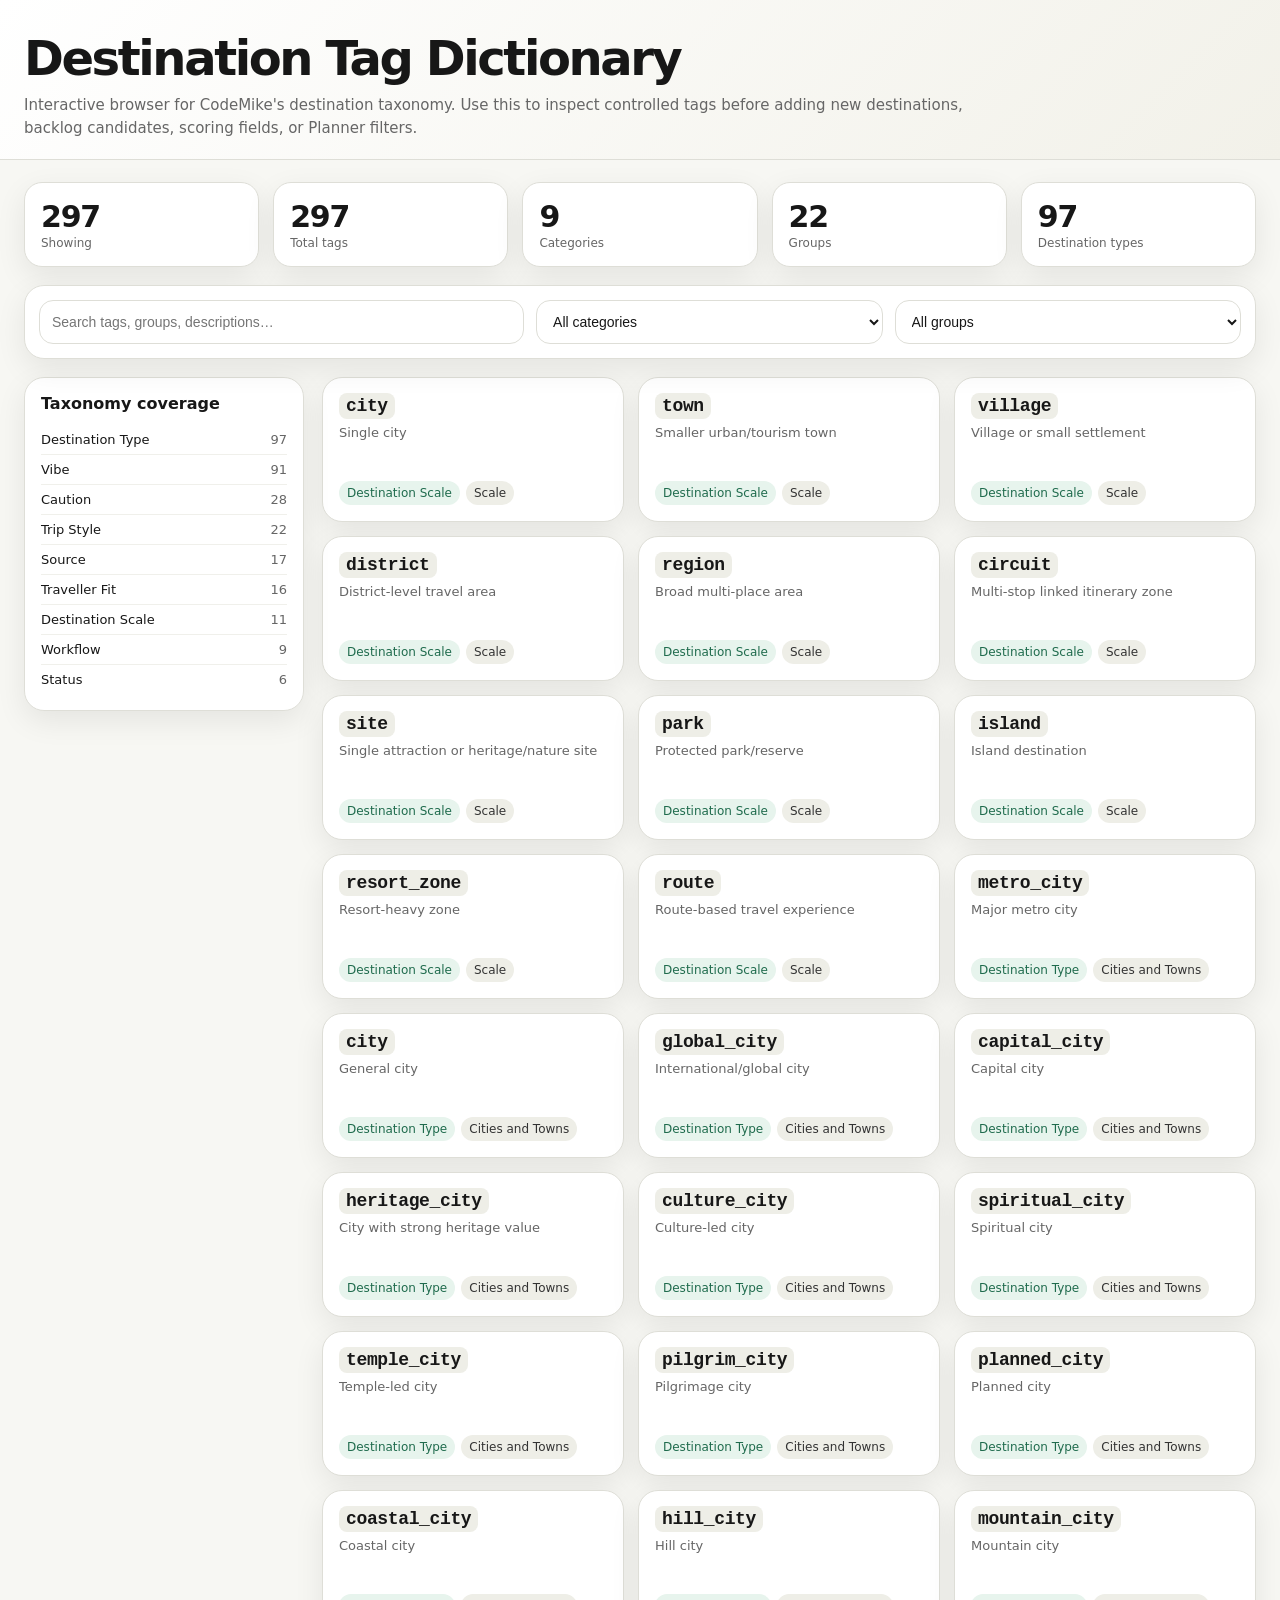
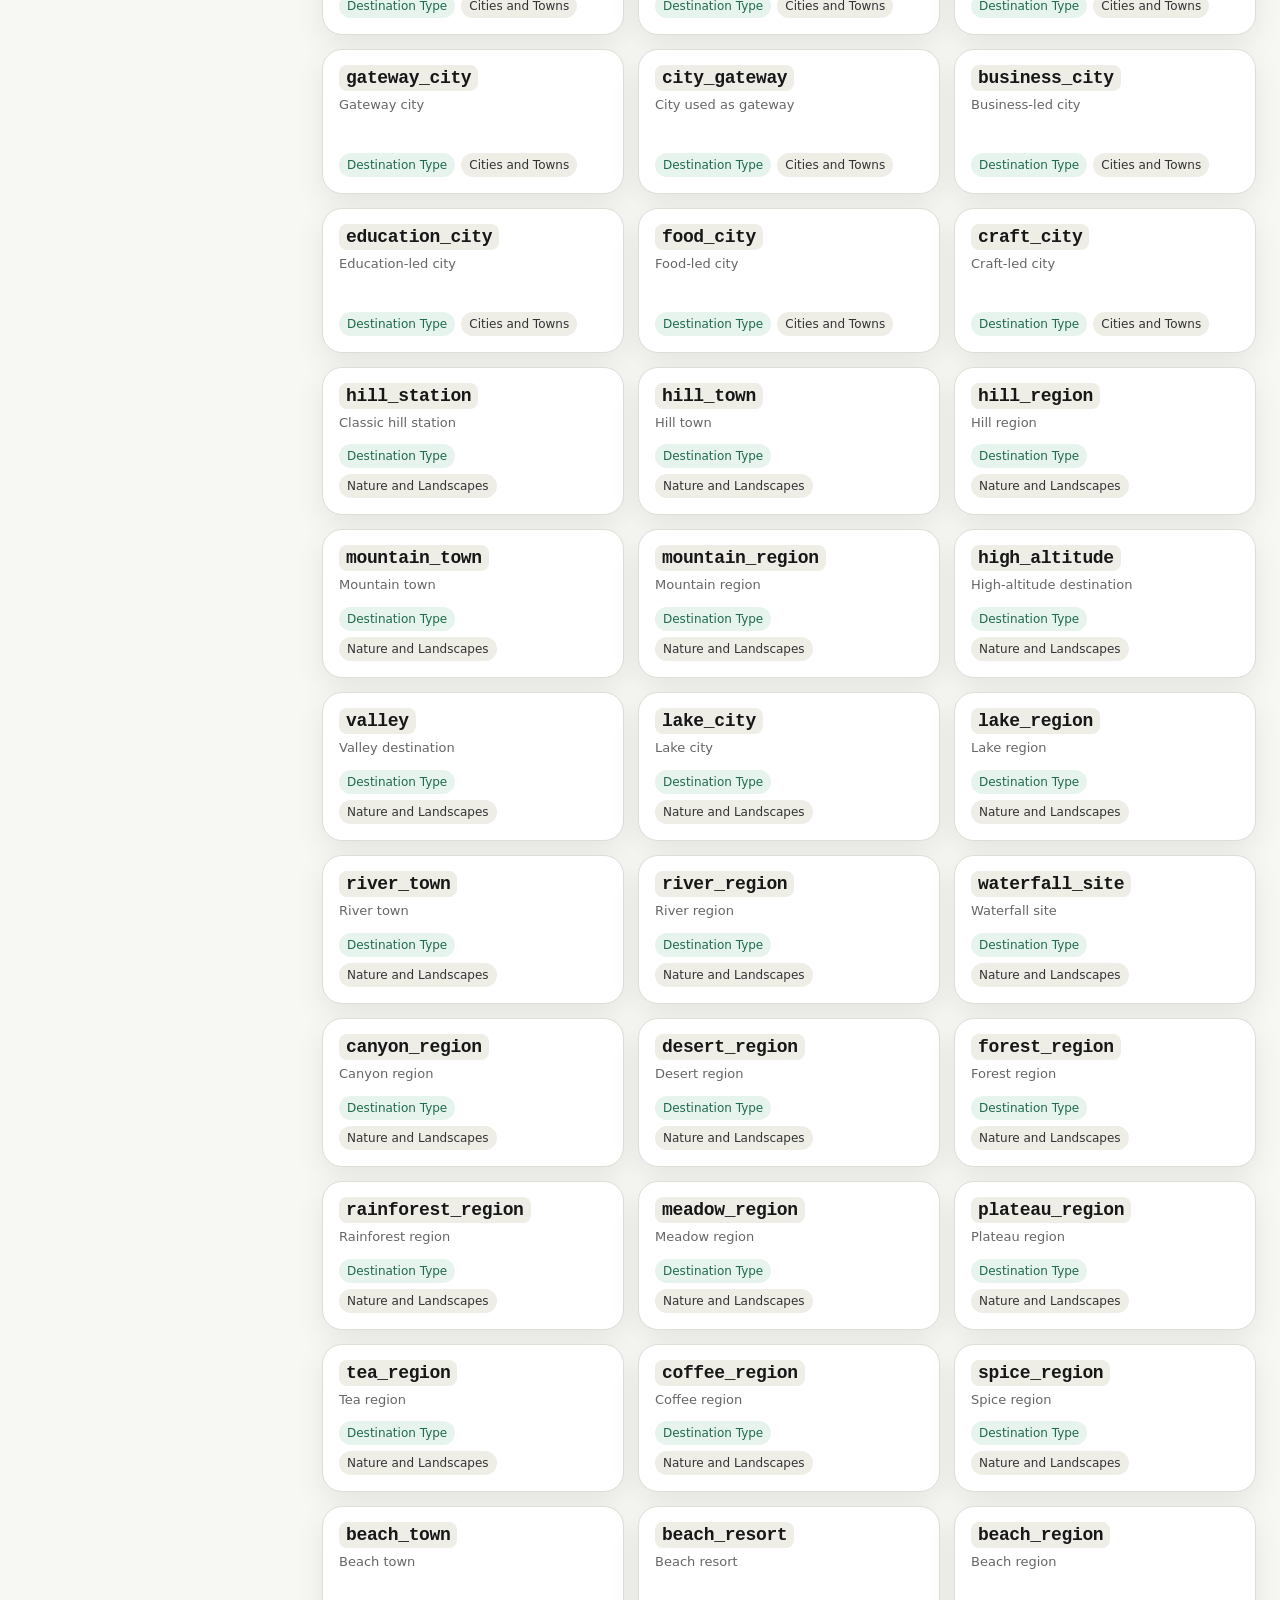
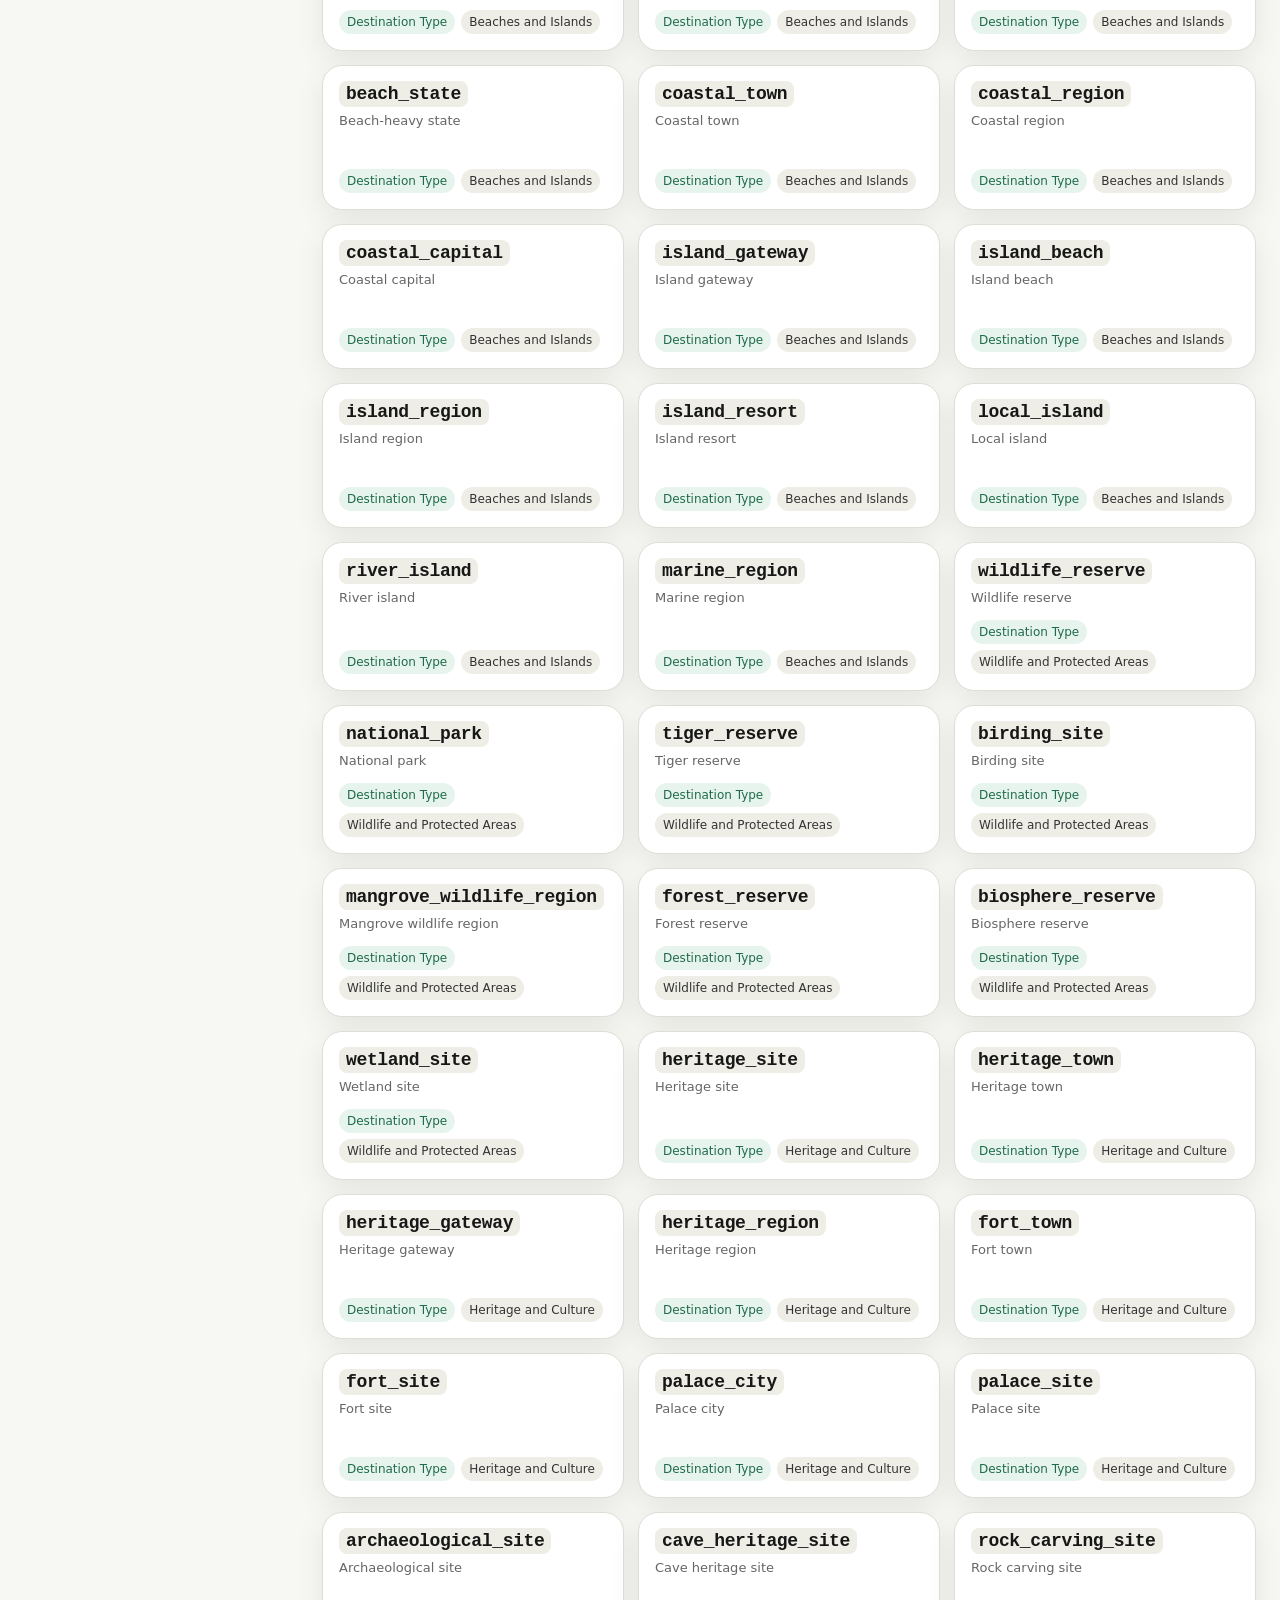
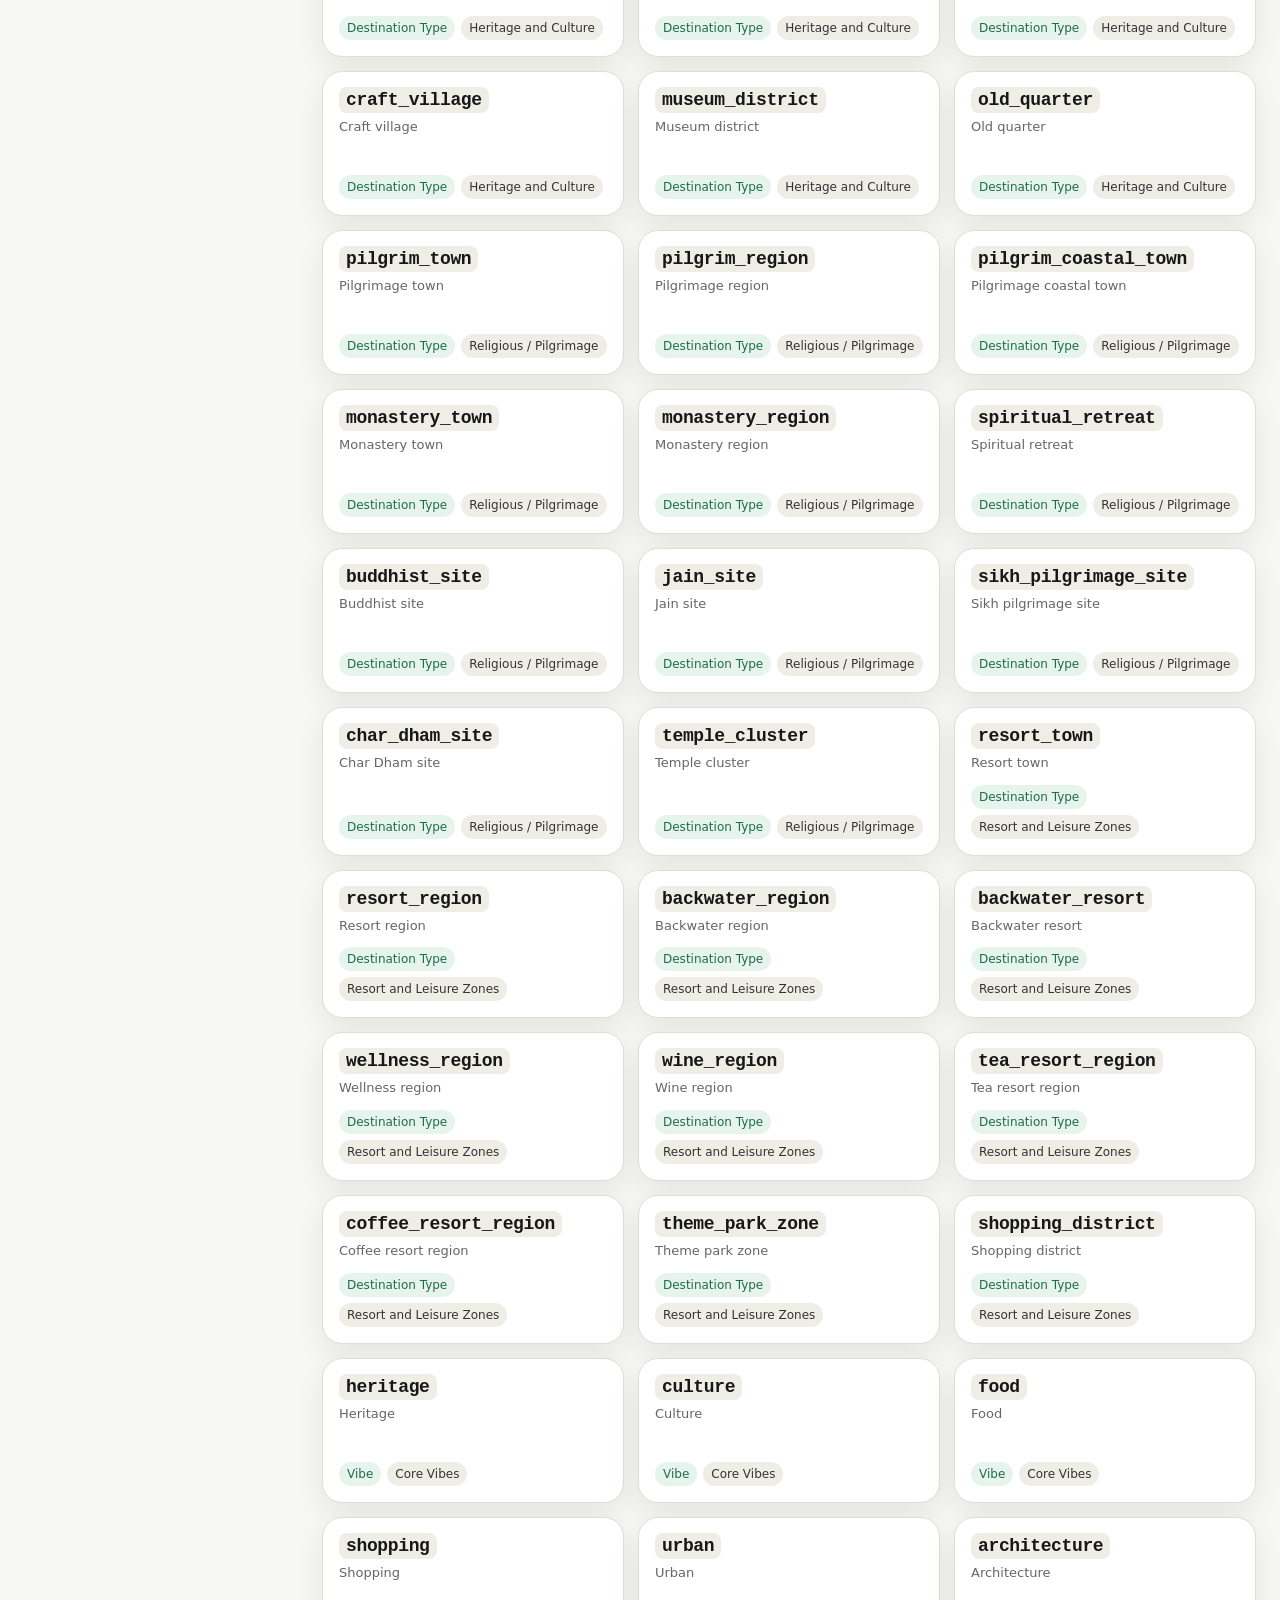
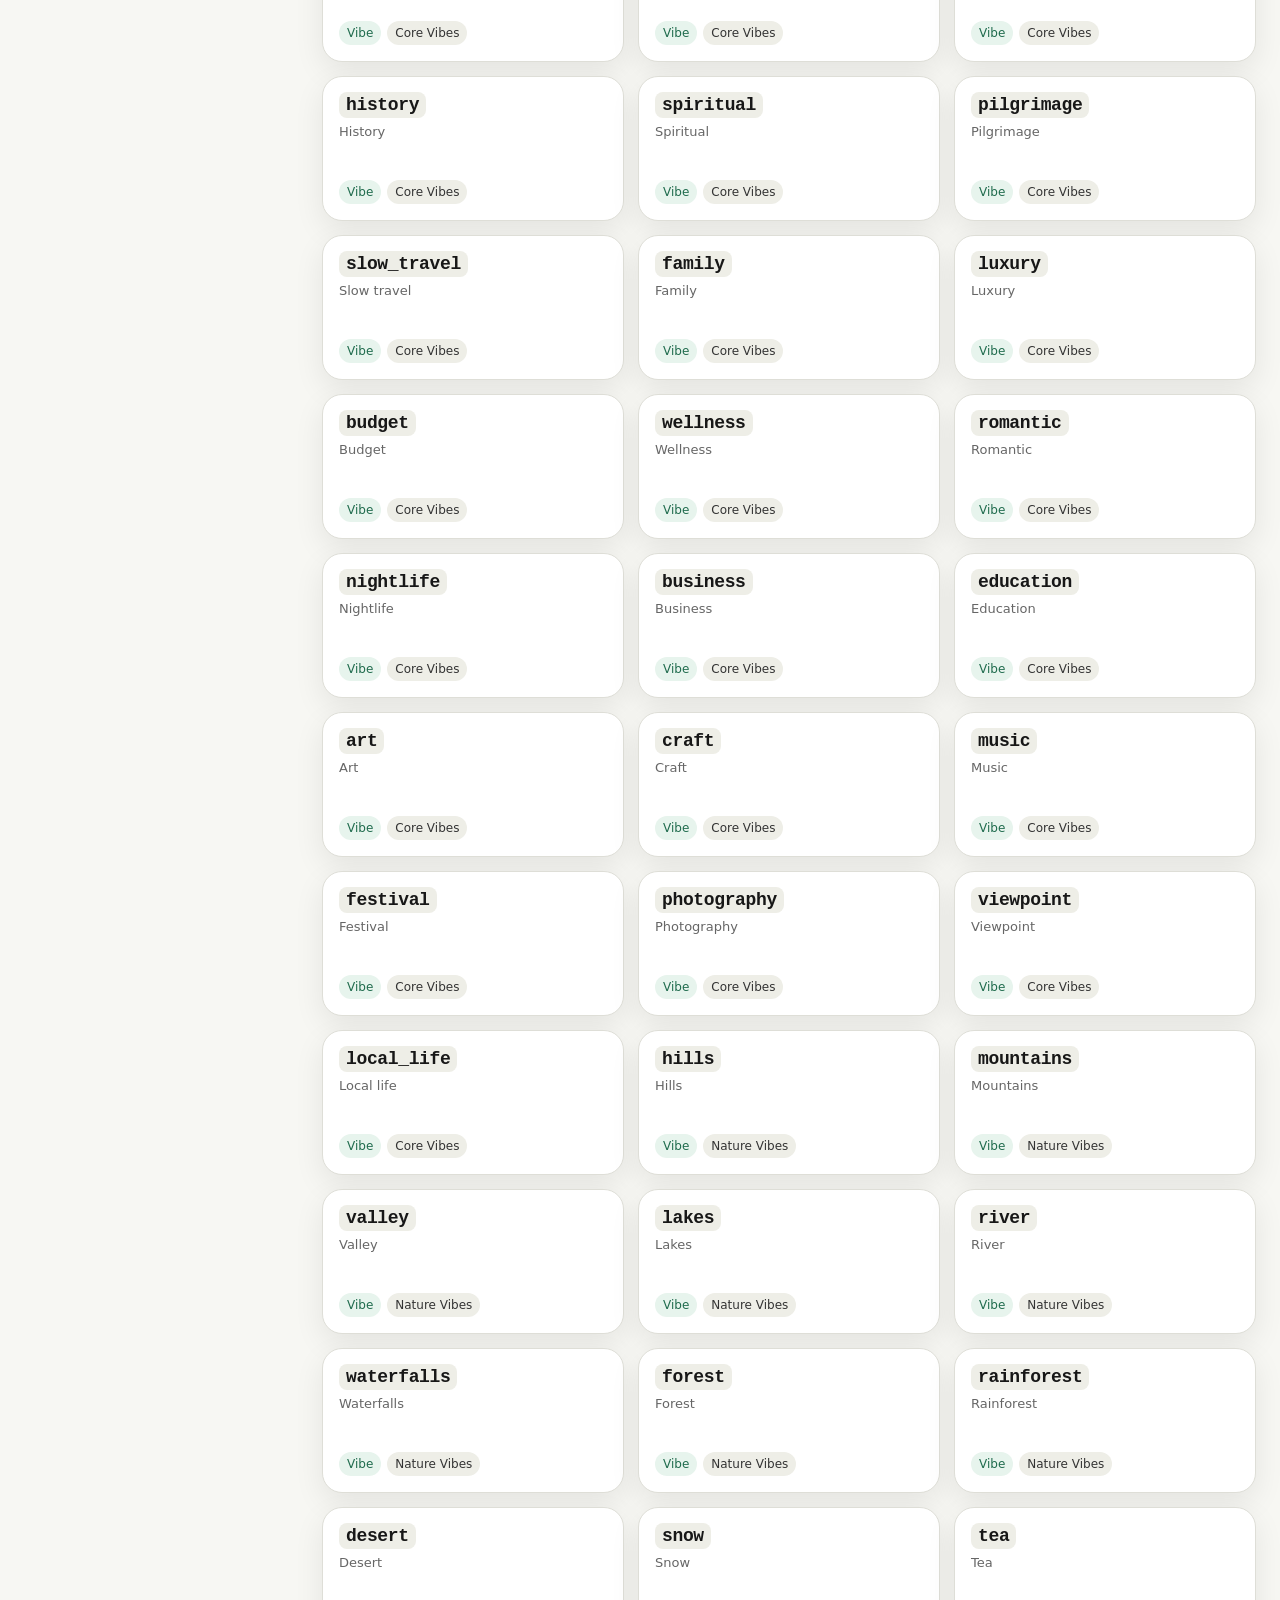
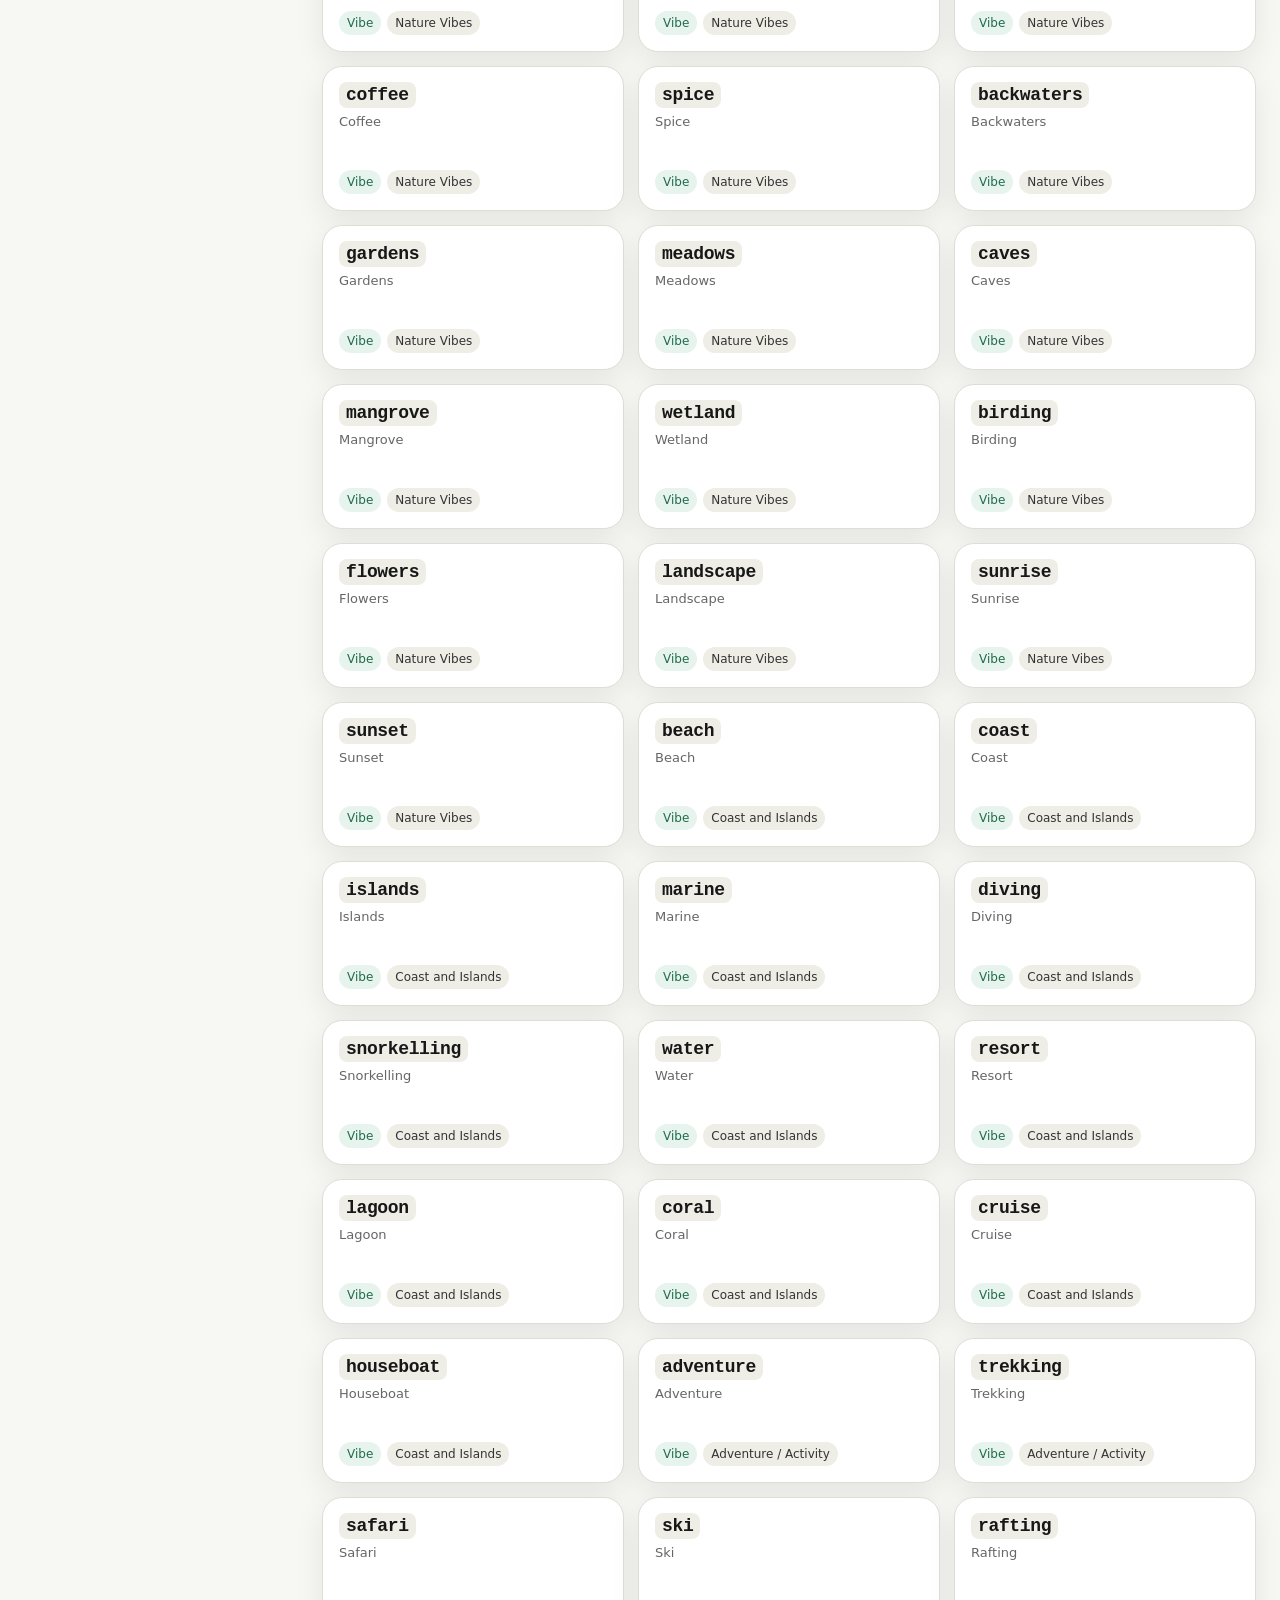
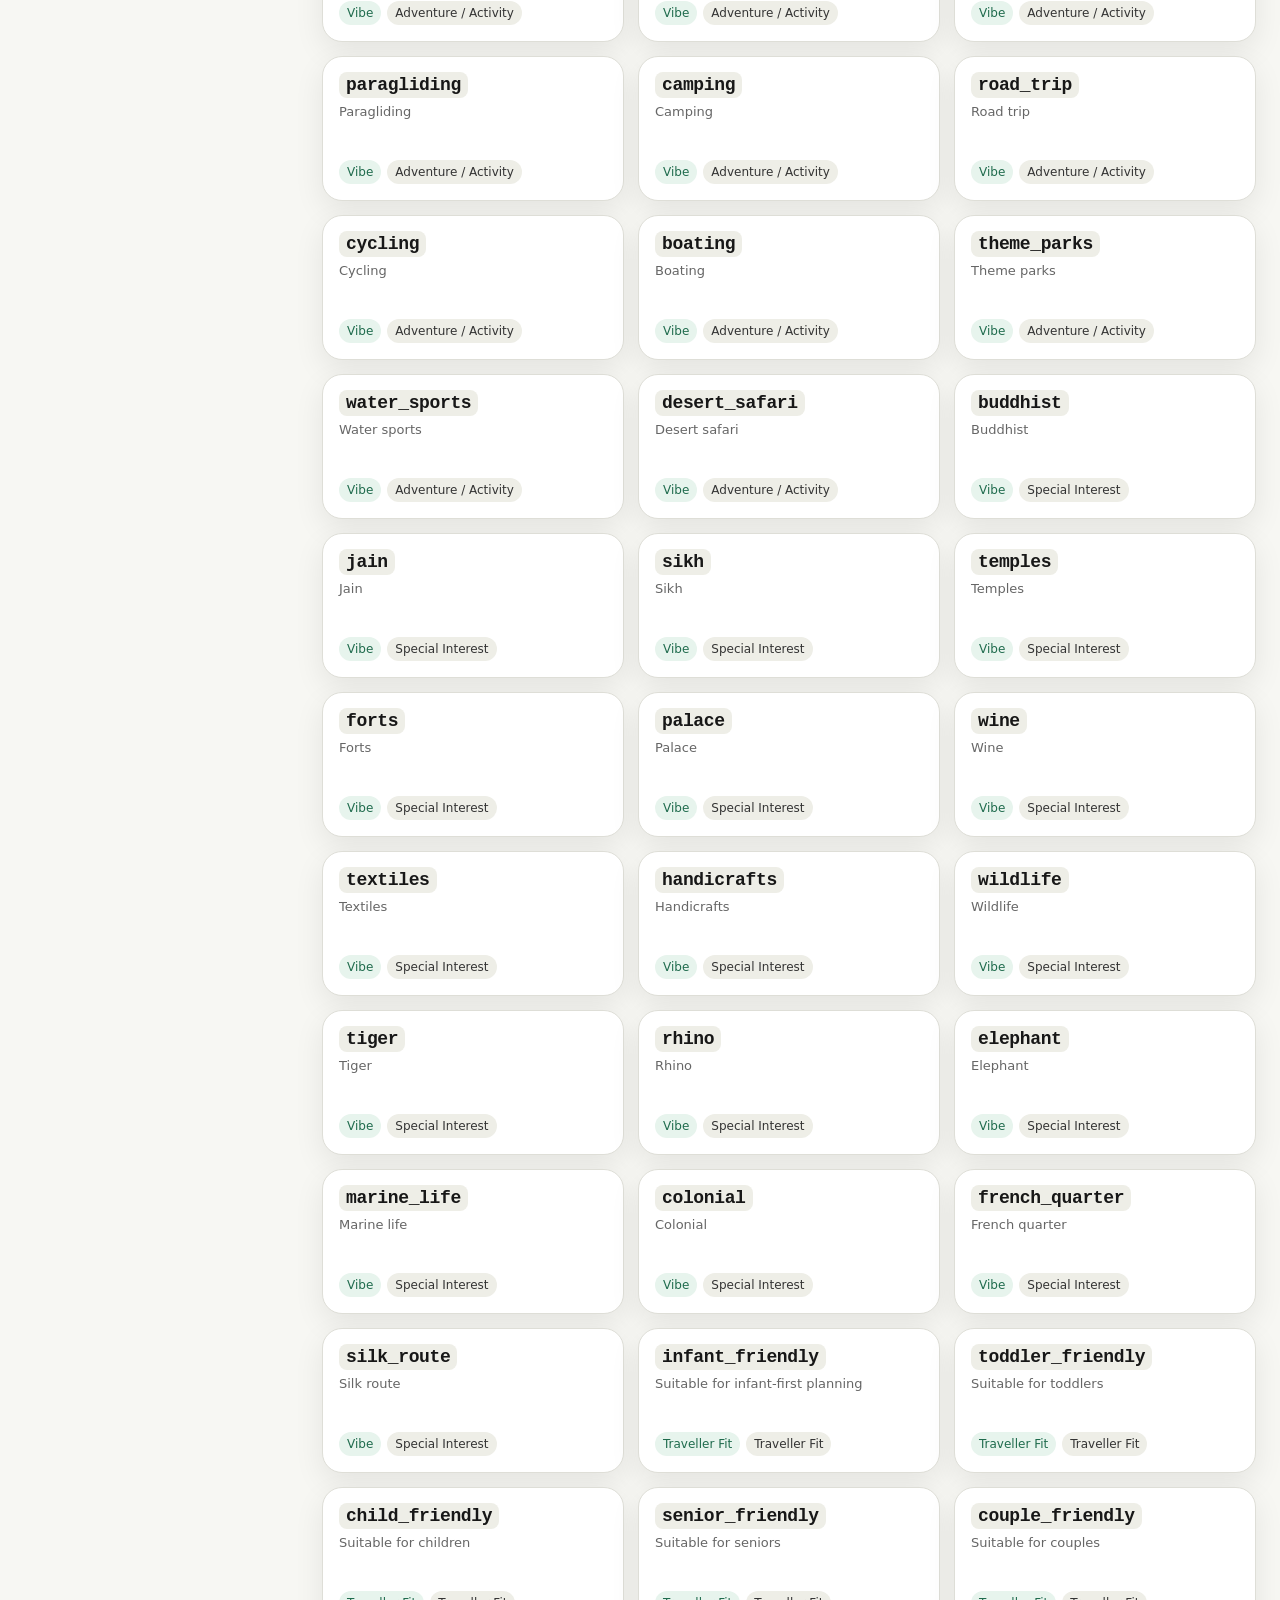
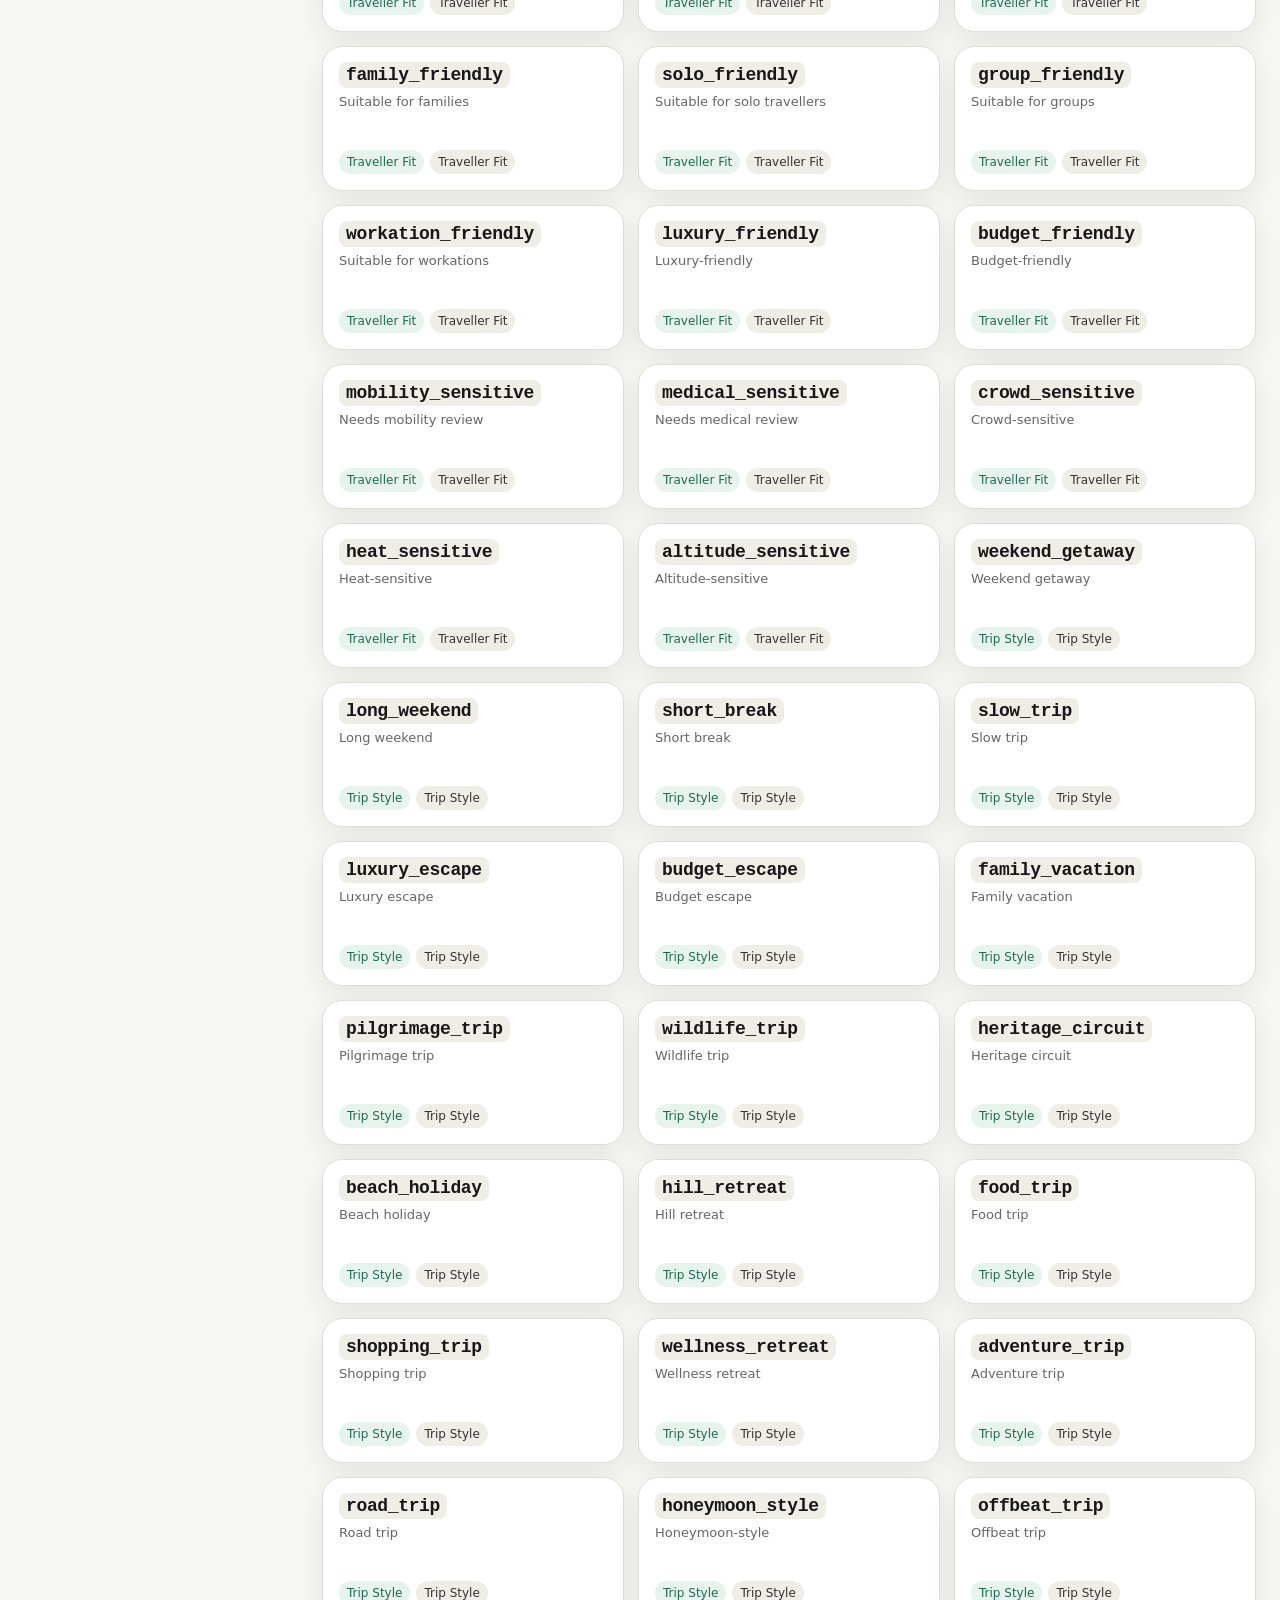
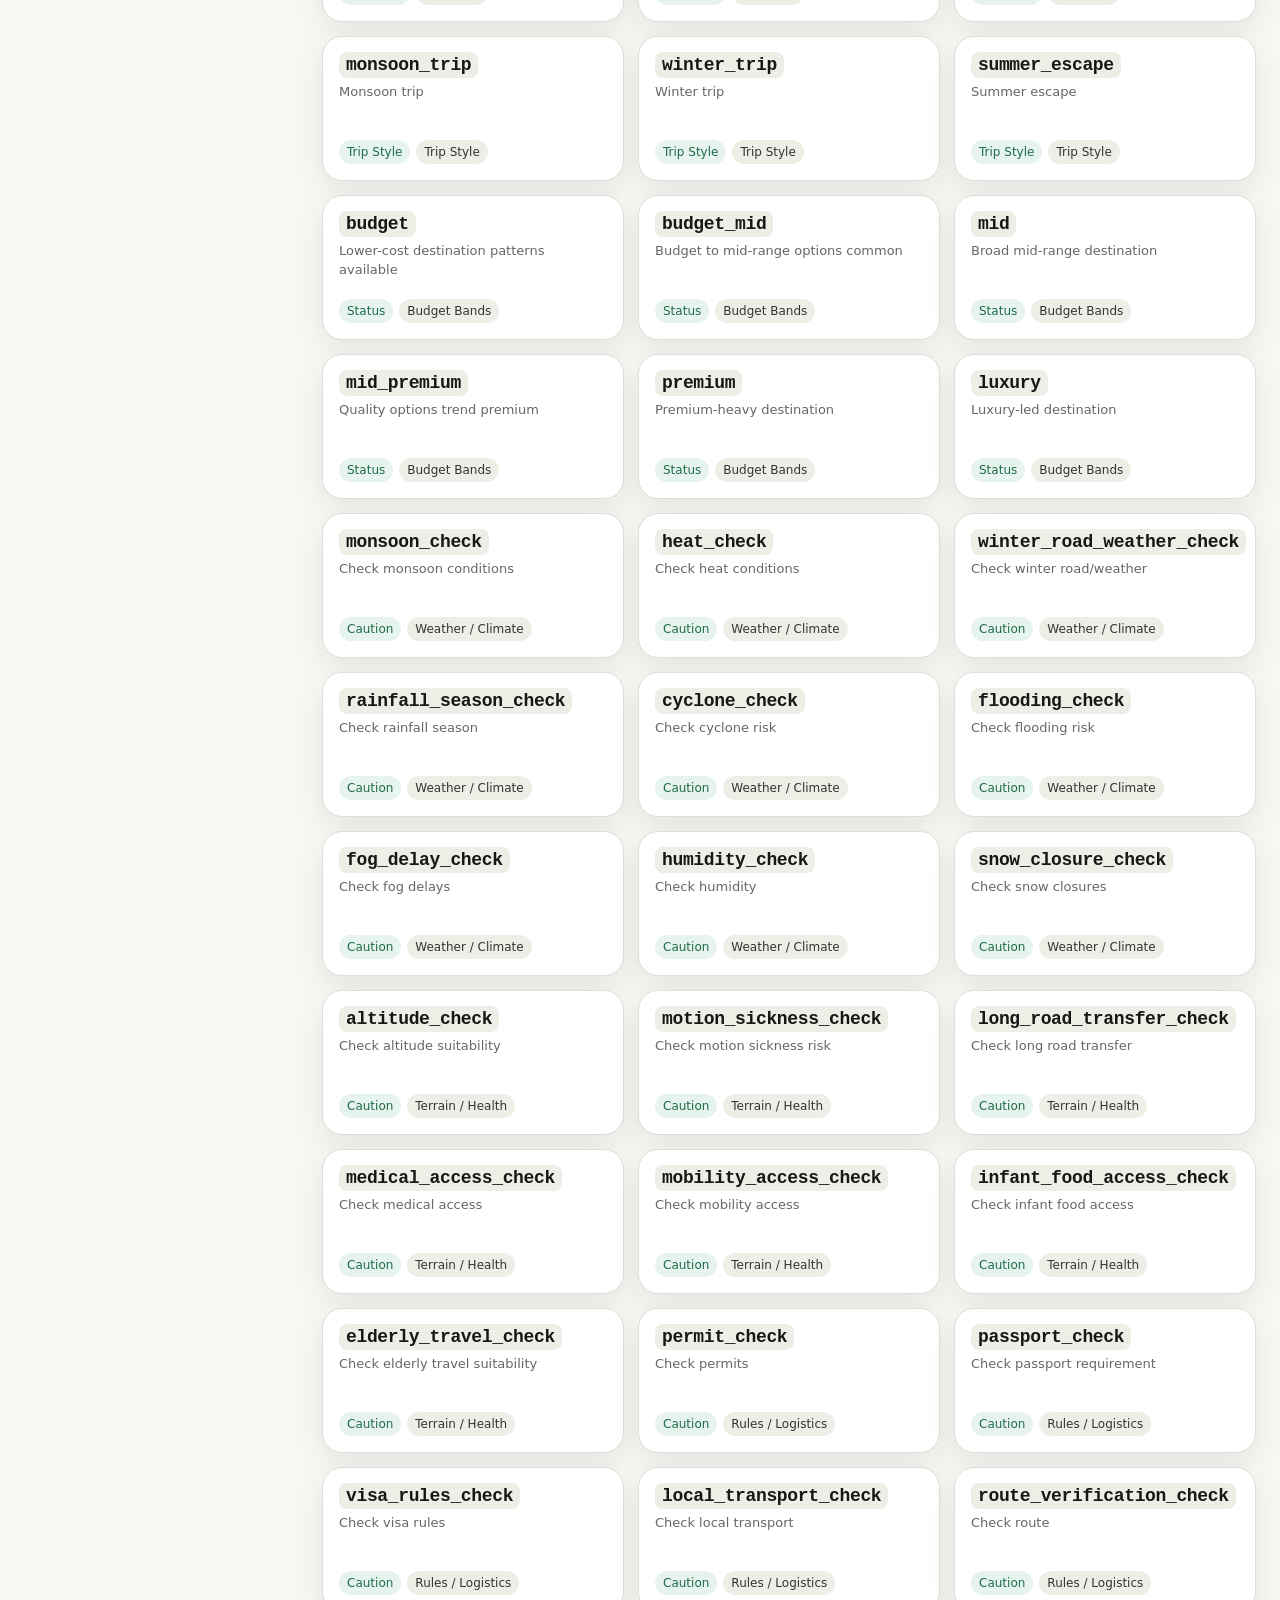
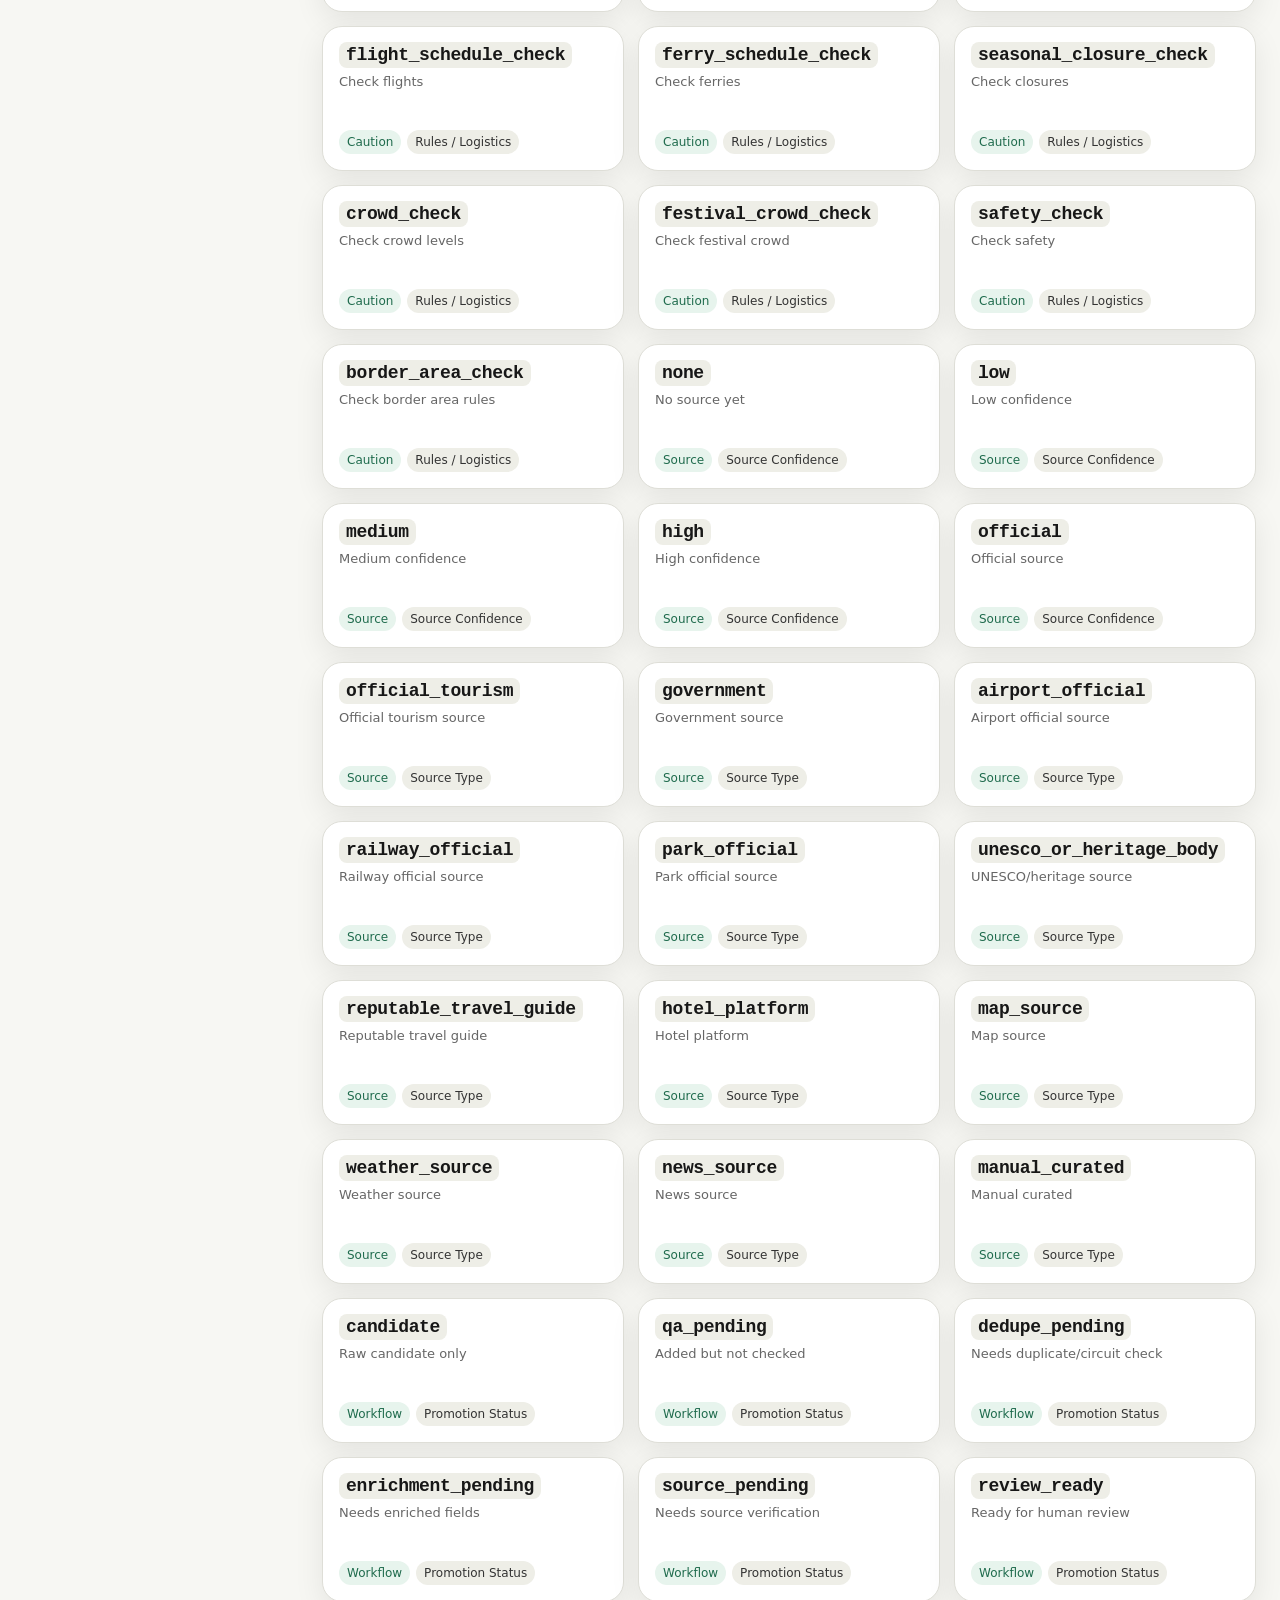
<file: docs/destination-tag-dictionary.html>
<!doctype html>
<html lang="en">
<head>
  <meta charset="utf-8" />
  <meta name="viewport" content="width=device-width, initial-scale=1" />
  <title>CodeMike Destination Tag Dictionary</title>
  <style>
    :root { --bg:#f7f7f3; --panel:#fff; --text:#171717; --muted:#666; --line:#deded7; --chip:#eeeee7; --accent:#2f5d50; --shadow:0 10px 30px rgba(0,0,0,.08); }
    * { box-sizing:border-box; }
    body { margin:0; font-family:Inter,ui-sans-serif,system-ui,-apple-system,BlinkMacSystemFont,"Segoe UI",sans-serif; background:var(--bg); color:var(--text); }
    header { padding:30px 24px 18px; border-bottom:1px solid var(--line); background:linear-gradient(135deg,#fff 0%,#f2f1e9 100%); }
    h1 { margin:0 0 8px; font-size:clamp(28px,5vw,48px); letter-spacing:-.05em; }
    .subtitle { max-width:1000px; color:var(--muted); line-height:1.55; font-size:15px; }
    main { padding:22px 24px 44px; }
    .summary { display:grid; grid-template-columns:repeat(5,minmax(0,1fr)); gap:14px; margin-bottom:18px; }
    .stat { background:var(--panel); border:1px solid var(--line); border-radius:18px; padding:16px; box-shadow:var(--shadow); }
    .stat .value { font-size:30px; font-weight:800; letter-spacing:-.04em; }
    .stat .label { color:var(--muted); font-size:12px; margin-top:2px; }
    .controls { display:grid; grid-template-columns:1.4fr 1fr 1fr; gap:12px; background:var(--panel); border:1px solid var(--line); padding:14px; border-radius:20px; box-shadow:var(--shadow); position:sticky; top:0; z-index:2; margin-bottom:18px; }
    input, select { width:100%; min-height:44px; border:1px solid var(--line); border-radius:14px; padding:0 12px; font-size:14px; background:#fff; color:var(--text); }
    .layout { display:grid; grid-template-columns:280px 1fr; gap:18px; align-items:start; }
    aside { background:var(--panel); border:1px solid var(--line); border-radius:20px; padding:16px; box-shadow:var(--shadow); position:sticky; top:88px; }
    aside h2 { margin:0 0 12px; font-size:16px; }
    .facet-row { display:flex; justify-content:space-between; gap:8px; padding:7px 0; border-bottom:1px solid #f0f0eb; font-size:13px; }
    .facet-row:last-child { border-bottom:0; }
    .count { color:var(--muted); font-variant-numeric:tabular-nums; }
    .grid { display:grid; grid-template-columns:repeat(3,minmax(0,1fr)); gap:14px; }
    .card { background:var(--panel); border:1px solid var(--line); border-radius:20px; padding:16px; box-shadow:var(--shadow); min-height:145px; display:flex; flex-direction:column; }
    .tag { font-size:18px; font-weight:800; letter-spacing:-.02em; margin-bottom:8px; }
    code { background:var(--chip); padding:3px 7px; border-radius:8px; }
    .meta { color:var(--muted); font-size:13px; line-height:1.45; }
    .pillrow { display:flex; flex-wrap:wrap; gap:6px; margin-top:auto; padding-top:12px; }
    .pill { background:var(--chip); border-radius:999px; padding:5px 8px; font-size:12px; color:#333; }
    .pill.group { background:#e7f4ed; color:#1f6b4d; }
    .empty { background:var(--panel); border:1px dashed var(--line); border-radius:20px; padding:28px; color:var(--muted); }
    @media (max-width:1100px){ .summary{grid-template-columns:repeat(2,minmax(0,1fr));} .controls{grid-template-columns:1fr;} .layout{grid-template-columns:1fr;} aside{position:static;} .grid{grid-template-columns:repeat(2,minmax(0,1fr));} }
    @media (max-width:700px){ main,header{padding-left:14px;padding-right:14px;} .summary,.grid{grid-template-columns:1fr;} }
  </style>
</head>
<body>
<header>
  <h1>Destination Tag Dictionary</h1>
  <div class="subtitle">Interactive browser for CodeMike's destination taxonomy. Use this to inspect controlled tags before adding new destinations, backlog candidates, scoring fields, or Planner filters.</div>
</header>
<main>
  <section class="summary" id="summary"></section>
  <section class="controls">
    <input id="search" placeholder="Search tags, groups, descriptions…" />
    <select id="category"><option value="">All categories</option></select>
    <select id="group"><option value="">All groups</option></select>
  </section>
  <section class="layout">
    <aside>
      <h2>Taxonomy coverage</h2>
      <div id="facets"></div>
    </aside>
    <section><div id="cards" class="grid"></div></section>
  </section>
</main>
<script>
const rows = [
  ['destination_scale','Scale','city','Single city'],['destination_scale','Scale','town','Smaller urban/tourism town'],['destination_scale','Scale','village','Village or small settlement'],['destination_scale','Scale','district','District-level travel area'],['destination_scale','Scale','region','Broad multi-place area'],['destination_scale','Scale','circuit','Multi-stop linked itinerary zone'],['destination_scale','Scale','site','Single attraction or heritage/nature site'],['destination_scale','Scale','park','Protected park/reserve'],['destination_scale','Scale','island','Island destination'],['destination_scale','Scale','resort_zone','Resort-heavy zone'],['destination_scale','Scale','route','Route-based travel experience'],
  ['destination_type','Cities and Towns','metro_city','Major metro city'],['destination_type','Cities and Towns','city','General city'],['destination_type','Cities and Towns','global_city','International/global city'],['destination_type','Cities and Towns','capital_city','Capital city'],['destination_type','Cities and Towns','heritage_city','City with strong heritage value'],['destination_type','Cities and Towns','culture_city','Culture-led city'],['destination_type','Cities and Towns','spiritual_city','Spiritual city'],['destination_type','Cities and Towns','temple_city','Temple-led city'],['destination_type','Cities and Towns','pilgrim_city','Pilgrimage city'],['destination_type','Cities and Towns','planned_city','Planned city'],['destination_type','Cities and Towns','coastal_city','Coastal city'],['destination_type','Cities and Towns','hill_city','Hill city'],['destination_type','Cities and Towns','mountain_city','Mountain city'],['destination_type','Cities and Towns','gateway_city','Gateway city'],['destination_type','Cities and Towns','city_gateway','City used as gateway'],['destination_type','Cities and Towns','business_city','Business-led city'],['destination_type','Cities and Towns','education_city','Education-led city'],['destination_type','Cities and Towns','food_city','Food-led city'],['destination_type','Cities and Towns','craft_city','Craft-led city'],
  ['destination_type','Nature and Landscapes','hill_station','Classic hill station'],['destination_type','Nature and Landscapes','hill_town','Hill town'],['destination_type','Nature and Landscapes','hill_region','Hill region'],['destination_type','Nature and Landscapes','mountain_town','Mountain town'],['destination_type','Nature and Landscapes','mountain_region','Mountain region'],['destination_type','Nature and Landscapes','high_altitude','High-altitude destination'],['destination_type','Nature and Landscapes','valley','Valley destination'],['destination_type','Nature and Landscapes','lake_city','Lake city'],['destination_type','Nature and Landscapes','lake_region','Lake region'],['destination_type','Nature and Landscapes','river_town','River town'],['destination_type','Nature and Landscapes','river_region','River region'],['destination_type','Nature and Landscapes','waterfall_site','Waterfall site'],['destination_type','Nature and Landscapes','canyon_region','Canyon region'],['destination_type','Nature and Landscapes','desert_region','Desert region'],['destination_type','Nature and Landscapes','forest_region','Forest region'],['destination_type','Nature and Landscapes','rainforest_region','Rainforest region'],['destination_type','Nature and Landscapes','meadow_region','Meadow region'],['destination_type','Nature and Landscapes','plateau_region','Plateau region'],['destination_type','Nature and Landscapes','tea_region','Tea region'],['destination_type','Nature and Landscapes','coffee_region','Coffee region'],['destination_type','Nature and Landscapes','spice_region','Spice region'],
  ['destination_type','Beaches and Islands','beach_town','Beach town'],['destination_type','Beaches and Islands','beach_resort','Beach resort'],['destination_type','Beaches and Islands','beach_region','Beach region'],['destination_type','Beaches and Islands','beach_state','Beach-heavy state'],['destination_type','Beaches and Islands','coastal_town','Coastal town'],['destination_type','Beaches and Islands','coastal_region','Coastal region'],['destination_type','Beaches and Islands','coastal_capital','Coastal capital'],['destination_type','Beaches and Islands','island_gateway','Island gateway'],['destination_type','Beaches and Islands','island_beach','Island beach'],['destination_type','Beaches and Islands','island_region','Island region'],['destination_type','Beaches and Islands','island_resort','Island resort'],['destination_type','Beaches and Islands','local_island','Local island'],['destination_type','Beaches and Islands','river_island','River island'],['destination_type','Beaches and Islands','marine_region','Marine region'],
  ['destination_type','Wildlife and Protected Areas','wildlife_reserve','Wildlife reserve'],['destination_type','Wildlife and Protected Areas','national_park','National park'],['destination_type','Wildlife and Protected Areas','tiger_reserve','Tiger reserve'],['destination_type','Wildlife and Protected Areas','birding_site','Birding site'],['destination_type','Wildlife and Protected Areas','mangrove_wildlife_region','Mangrove wildlife region'],['destination_type','Wildlife and Protected Areas','forest_reserve','Forest reserve'],['destination_type','Wildlife and Protected Areas','biosphere_reserve','Biosphere reserve'],['destination_type','Wildlife and Protected Areas','wetland_site','Wetland site'],
  ['destination_type','Heritage and Culture','heritage_site','Heritage site'],['destination_type','Heritage and Culture','heritage_town','Heritage town'],['destination_type','Heritage and Culture','heritage_gateway','Heritage gateway'],['destination_type','Heritage and Culture','heritage_region','Heritage region'],['destination_type','Heritage and Culture','fort_town','Fort town'],['destination_type','Heritage and Culture','fort_site','Fort site'],['destination_type','Heritage and Culture','palace_city','Palace city'],['destination_type','Heritage and Culture','palace_site','Palace site'],['destination_type','Heritage and Culture','archaeological_site','Archaeological site'],['destination_type','Heritage and Culture','cave_heritage_site','Cave heritage site'],['destination_type','Heritage and Culture','rock_carving_site','Rock carving site'],['destination_type','Heritage and Culture','craft_village','Craft village'],['destination_type','Heritage and Culture','museum_district','Museum district'],['destination_type','Heritage and Culture','old_quarter','Old quarter'],
  ['destination_type','Religious / Pilgrimage','pilgrim_town','Pilgrimage town'],['destination_type','Religious / Pilgrimage','pilgrim_region','Pilgrimage region'],['destination_type','Religious / Pilgrimage','pilgrim_coastal_town','Pilgrimage coastal town'],['destination_type','Religious / Pilgrimage','monastery_town','Monastery town'],['destination_type','Religious / Pilgrimage','monastery_region','Monastery region'],['destination_type','Religious / Pilgrimage','spiritual_retreat','Spiritual retreat'],['destination_type','Religious / Pilgrimage','buddhist_site','Buddhist site'],['destination_type','Religious / Pilgrimage','jain_site','Jain site'],['destination_type','Religious / Pilgrimage','sikh_pilgrimage_site','Sikh pilgrimage site'],['destination_type','Religious / Pilgrimage','char_dham_site','Char Dham site'],['destination_type','Religious / Pilgrimage','temple_cluster','Temple cluster'],
  ['destination_type','Resort and Leisure Zones','resort_town','Resort town'],['destination_type','Resort and Leisure Zones','resort_region','Resort region'],['destination_type','Resort and Leisure Zones','backwater_region','Backwater region'],['destination_type','Resort and Leisure Zones','backwater_resort','Backwater resort'],['destination_type','Resort and Leisure Zones','wellness_region','Wellness region'],['destination_type','Resort and Leisure Zones','wine_region','Wine region'],['destination_type','Resort and Leisure Zones','tea_resort_region','Tea resort region'],['destination_type','Resort and Leisure Zones','coffee_resort_region','Coffee resort region'],['destination_type','Resort and Leisure Zones','theme_park_zone','Theme park zone'],['destination_type','Resort and Leisure Zones','shopping_district','Shopping district'],
  ['vibe','Core Vibes','heritage','Heritage'],['vibe','Core Vibes','culture','Culture'],['vibe','Core Vibes','food','Food'],['vibe','Core Vibes','shopping','Shopping'],['vibe','Core Vibes','urban','Urban'],['vibe','Core Vibes','architecture','Architecture'],['vibe','Core Vibes','history','History'],['vibe','Core Vibes','spiritual','Spiritual'],['vibe','Core Vibes','pilgrimage','Pilgrimage'],['vibe','Core Vibes','slow_travel','Slow travel'],['vibe','Core Vibes','family','Family'],['vibe','Core Vibes','luxury','Luxury'],['vibe','Core Vibes','budget','Budget'],['vibe','Core Vibes','wellness','Wellness'],['vibe','Core Vibes','romantic','Romantic'],['vibe','Core Vibes','nightlife','Nightlife'],['vibe','Core Vibes','business','Business'],['vibe','Core Vibes','education','Education'],['vibe','Core Vibes','art','Art'],['vibe','Core Vibes','craft','Craft'],['vibe','Core Vibes','music','Music'],['vibe','Core Vibes','festival','Festival'],['vibe','Core Vibes','photography','Photography'],['vibe','Core Vibes','viewpoint','Viewpoint'],['vibe','Core Vibes','local_life','Local life'],
  ['vibe','Nature Vibes','hills','Hills'],['vibe','Nature Vibes','mountains','Mountains'],['vibe','Nature Vibes','valley','Valley'],['vibe','Nature Vibes','lakes','Lakes'],['vibe','Nature Vibes','river','River'],['vibe','Nature Vibes','waterfalls','Waterfalls'],['vibe','Nature Vibes','forest','Forest'],['vibe','Nature Vibes','rainforest','Rainforest'],['vibe','Nature Vibes','desert','Desert'],['vibe','Nature Vibes','snow','Snow'],['vibe','Nature Vibes','tea','Tea'],['vibe','Nature Vibes','coffee','Coffee'],['vibe','Nature Vibes','spice','Spice'],['vibe','Nature Vibes','backwaters','Backwaters'],['vibe','Nature Vibes','gardens','Gardens'],['vibe','Nature Vibes','meadows','Meadows'],['vibe','Nature Vibes','caves','Caves'],['vibe','Nature Vibes','mangrove','Mangrove'],['vibe','Nature Vibes','wetland','Wetland'],['vibe','Nature Vibes','birding','Birding'],['vibe','Nature Vibes','flowers','Flowers'],['vibe','Nature Vibes','landscape','Landscape'],['vibe','Nature Vibes','sunrise','Sunrise'],['vibe','Nature Vibes','sunset','Sunset'],
  ['vibe','Coast and Islands','beach','Beach'],['vibe','Coast and Islands','coast','Coast'],['vibe','Coast and Islands','islands','Islands'],['vibe','Coast and Islands','marine','Marine'],['vibe','Coast and Islands','diving','Diving'],['vibe','Coast and Islands','snorkelling','Snorkelling'],['vibe','Coast and Islands','water','Water'],['vibe','Coast and Islands','resort','Resort'],['vibe','Coast and Islands','lagoon','Lagoon'],['vibe','Coast and Islands','coral','Coral'],['vibe','Coast and Islands','cruise','Cruise'],['vibe','Coast and Islands','houseboat','Houseboat'],
  ['vibe','Adventure / Activity','adventure','Adventure'],['vibe','Adventure / Activity','trekking','Trekking'],['vibe','Adventure / Activity','safari','Safari'],['vibe','Adventure / Activity','ski','Ski'],['vibe','Adventure / Activity','rafting','Rafting'],['vibe','Adventure / Activity','paragliding','Paragliding'],['vibe','Adventure / Activity','camping','Camping'],['vibe','Adventure / Activity','road_trip','Road trip'],['vibe','Adventure / Activity','cycling','Cycling'],['vibe','Adventure / Activity','boating','Boating'],['vibe','Adventure / Activity','theme_parks','Theme parks'],['vibe','Adventure / Activity','water_sports','Water sports'],['vibe','Adventure / Activity','desert_safari','Desert safari'],
  ['vibe','Special Interest','buddhist','Buddhist'],['vibe','Special Interest','jain','Jain'],['vibe','Special Interest','sikh','Sikh'],['vibe','Special Interest','temples','Temples'],['vibe','Special Interest','forts','Forts'],['vibe','Special Interest','palace','Palace'],['vibe','Special Interest','wine','Wine'],['vibe','Special Interest','textiles','Textiles'],['vibe','Special Interest','handicrafts','Handicrafts'],['vibe','Special Interest','wildlife','Wildlife'],['vibe','Special Interest','tiger','Tiger'],['vibe','Special Interest','rhino','Rhino'],['vibe','Special Interest','elephant','Elephant'],['vibe','Special Interest','marine_life','Marine life'],['vibe','Special Interest','colonial','Colonial'],['vibe','Special Interest','french_quarter','French quarter'],['vibe','Special Interest','silk_route','Silk route'],
  ['traveller_fit','Traveller Fit','infant_friendly','Suitable for infant-first planning'],['traveller_fit','Traveller Fit','toddler_friendly','Suitable for toddlers'],['traveller_fit','Traveller Fit','child_friendly','Suitable for children'],['traveller_fit','Traveller Fit','senior_friendly','Suitable for seniors'],['traveller_fit','Traveller Fit','couple_friendly','Suitable for couples'],['traveller_fit','Traveller Fit','family_friendly','Suitable for families'],['traveller_fit','Traveller Fit','solo_friendly','Suitable for solo travellers'],['traveller_fit','Traveller Fit','group_friendly','Suitable for groups'],['traveller_fit','Traveller Fit','workation_friendly','Suitable for workations'],['traveller_fit','Traveller Fit','luxury_friendly','Luxury-friendly'],['traveller_fit','Traveller Fit','budget_friendly','Budget-friendly'],['traveller_fit','Traveller Fit','mobility_sensitive','Needs mobility review'],['traveller_fit','Traveller Fit','medical_sensitive','Needs medical review'],['traveller_fit','Traveller Fit','crowd_sensitive','Crowd-sensitive'],['traveller_fit','Traveller Fit','heat_sensitive','Heat-sensitive'],['traveller_fit','Traveller Fit','altitude_sensitive','Altitude-sensitive'],
  ['trip_style','Trip Style','weekend_getaway','Weekend getaway'],['trip_style','Trip Style','long_weekend','Long weekend'],['trip_style','Trip Style','short_break','Short break'],['trip_style','Trip Style','slow_trip','Slow trip'],['trip_style','Trip Style','luxury_escape','Luxury escape'],['trip_style','Trip Style','budget_escape','Budget escape'],['trip_style','Trip Style','family_vacation','Family vacation'],['trip_style','Trip Style','pilgrimage_trip','Pilgrimage trip'],['trip_style','Trip Style','wildlife_trip','Wildlife trip'],['trip_style','Trip Style','heritage_circuit','Heritage circuit'],['trip_style','Trip Style','beach_holiday','Beach holiday'],['trip_style','Trip Style','hill_retreat','Hill retreat'],['trip_style','Trip Style','food_trip','Food trip'],['trip_style','Trip Style','shopping_trip','Shopping trip'],['trip_style','Trip Style','wellness_retreat','Wellness retreat'],['trip_style','Trip Style','adventure_trip','Adventure trip'],['trip_style','Trip Style','road_trip','Road trip'],['trip_style','Trip Style','honeymoon_style','Honeymoon-style'],['trip_style','Trip Style','offbeat_trip','Offbeat trip'],['trip_style','Trip Style','monsoon_trip','Monsoon trip'],['trip_style','Trip Style','winter_trip','Winter trip'],['trip_style','Trip Style','summer_escape','Summer escape'],
  ['status','Budget Bands','budget','Lower-cost destination patterns available'],['status','Budget Bands','budget_mid','Budget to mid-range options common'],['status','Budget Bands','mid','Broad mid-range destination'],['status','Budget Bands','mid_premium','Quality options trend premium'],['status','Budget Bands','premium','Premium-heavy destination'],['status','Budget Bands','luxury','Luxury-led destination'],
  ['caution','Weather / Climate','monsoon_check','Check monsoon conditions'],['caution','Weather / Climate','heat_check','Check heat conditions'],['caution','Weather / Climate','winter_road_weather_check','Check winter road/weather'],['caution','Weather / Climate','rainfall_season_check','Check rainfall season'],['caution','Weather / Climate','cyclone_check','Check cyclone risk'],['caution','Weather / Climate','flooding_check','Check flooding risk'],['caution','Weather / Climate','fog_delay_check','Check fog delays'],['caution','Weather / Climate','humidity_check','Check humidity'],['caution','Weather / Climate','snow_closure_check','Check snow closures'],
  ['caution','Terrain / Health','altitude_check','Check altitude suitability'],['caution','Terrain / Health','motion_sickness_check','Check motion sickness risk'],['caution','Terrain / Health','long_road_transfer_check','Check long road transfer'],['caution','Terrain / Health','medical_access_check','Check medical access'],['caution','Terrain / Health','mobility_access_check','Check mobility access'],['caution','Terrain / Health','infant_food_access_check','Check infant food access'],['caution','Terrain / Health','elderly_travel_check','Check elderly travel suitability'],
  ['caution','Rules / Logistics','permit_check','Check permits'],['caution','Rules / Logistics','passport_check','Check passport requirement'],['caution','Rules / Logistics','visa_rules_check','Check visa rules'],['caution','Rules / Logistics','local_transport_check','Check local transport'],['caution','Rules / Logistics','route_verification_check','Check route'],['caution','Rules / Logistics','flight_schedule_check','Check flights'],['caution','Rules / Logistics','ferry_schedule_check','Check ferries'],['caution','Rules / Logistics','seasonal_closure_check','Check closures'],['caution','Rules / Logistics','crowd_check','Check crowd levels'],['caution','Rules / Logistics','festival_crowd_check','Check festival crowd'],['caution','Rules / Logistics','safety_check','Check safety'],['caution','Rules / Logistics','border_area_check','Check border area rules'],
  ['source','Source Confidence','none','No source yet'],['source','Source Confidence','low','Low confidence'],['source','Source Confidence','medium','Medium confidence'],['source','Source Confidence','high','High confidence'],['source','Source Confidence','official','Official source'],
  ['source','Source Type','official_tourism','Official tourism source'],['source','Source Type','government','Government source'],['source','Source Type','airport_official','Airport official source'],['source','Source Type','railway_official','Railway official source'],['source','Source Type','park_official','Park official source'],['source','Source Type','unesco_or_heritage_body','UNESCO/heritage source'],['source','Source Type','reputable_travel_guide','Reputable travel guide'],['source','Source Type','hotel_platform','Hotel platform'],['source','Source Type','map_source','Map source'],['source','Source Type','weather_source','Weather source'],['source','Source Type','news_source','News source'],['source','Source Type','manual_curated','Manual curated'],
  ['workflow','Promotion Status','candidate','Raw candidate only'],['workflow','Promotion Status','qa_pending','Added but not checked'],['workflow','Promotion Status','dedupe_pending','Needs duplicate/circuit check'],['workflow','Promotion Status','enrichment_pending','Needs enriched fields'],['workflow','Promotion Status','source_pending','Needs source verification'],['workflow','Promotion Status','review_ready','Ready for human review'],['workflow','Promotion Status','planner_candidate','Can be tested in Planner scoring'],['workflow','Promotion Status','planner_ready','Accepted for Planner use'],['workflow','Promotion Status','retired','Removed from active use']
].map(([category, group, tag, description]) => ({category, group, tag, description}));
const els = { summary:document.getElementById('summary'), search:document.getElementById('search'), category:document.getElementById('category'), group:document.getElementById('group'), facets:document.getElementById('facets'), cards:document.getElementById('cards') };
const title = v => String(v).replaceAll('_',' ').replace(/\b\w/g,c=>c.toUpperCase());
const unique = arr => [...new Set(arr)].sort();
const countBy = (items, key) => items.reduce((acc, item) => { const value = item[key]; acc[value] = (acc[value] || 0) + 1; return acc; }, {});
function fill(select, values){ values.forEach(v => { const o=document.createElement('option'); o.value=v; o.textContent=title(v); select.appendChild(o); }); }
fill(els.category, unique(rows.map(r=>r.category)));
fill(els.group, unique(rows.map(r=>r.group)));
function filtered(){ const q=els.search.value.trim().toLowerCase(); return rows.filter(r => (!q || [r.category,r.group,r.tag,r.description].join(' ').toLowerCase().includes(q)) && (!els.category.value || r.category===els.category.value) && (!els.group.value || r.group===els.group.value)); }
function renderSummary(items){ const categories = unique(items.map(r=>r.category)).length; const groups = unique(items.map(r=>r.group)).length; const stats=[['Showing',items.length],['Total tags',rows.length],['Categories',categories],['Groups',groups],['Destination types',items.filter(r=>r.category==='destination_type').length]]; els.summary.innerHTML = stats.map(([label,value]) => `<div class="stat"><div class="value">${value}</div><div class="label">${label}</div></div>`).join(''); }
function renderFacets(items){ const entries=Object.entries(countBy(items,'category')).sort((a,b)=>b[1]-a[1]); els.facets.innerHTML = entries.map(([label,count]) => `<div class="facet-row"><span>${title(label)}</span><span class="count">${count}</span></div>`).join(''); }
function renderCards(items){ if(!items.length){ els.cards.className=''; els.cards.innerHTML='<div class="empty">No tags match the current filters.</div>'; return; } els.cards.className='grid'; els.cards.innerHTML = items.map(r => `<article class="card"><div class="tag"><code>${r.tag}</code></div><div class="meta">${r.description}</div><div class="pillrow"><span class="pill group">${title(r.category)}</span><span class="pill">${r.group}</span></div></article>`).join(''); }
function render(){ const items=filtered(); renderSummary(items); renderFacets(items); renderCards(items); }
[els.search, els.category, els.group].forEach(el => el.addEventListener('input', render));
render();
</script>
</body>
</html>
</file>
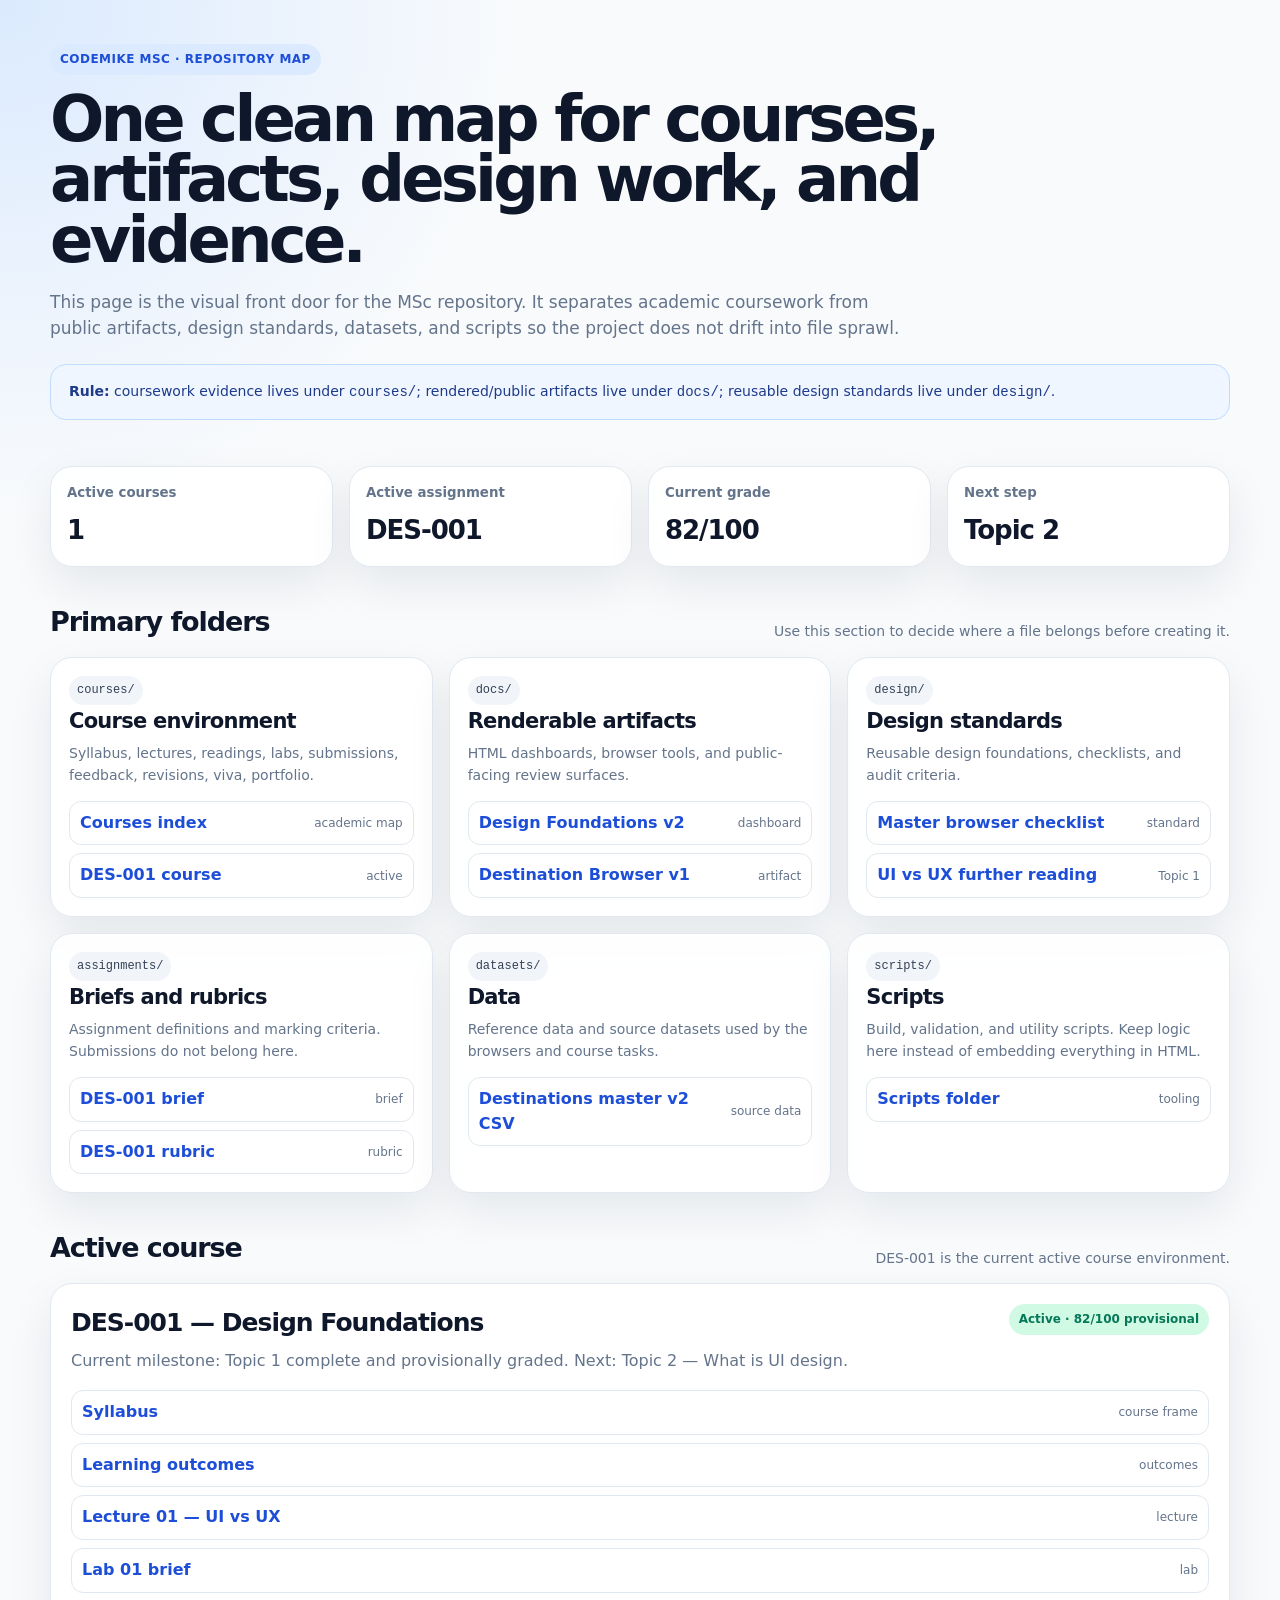
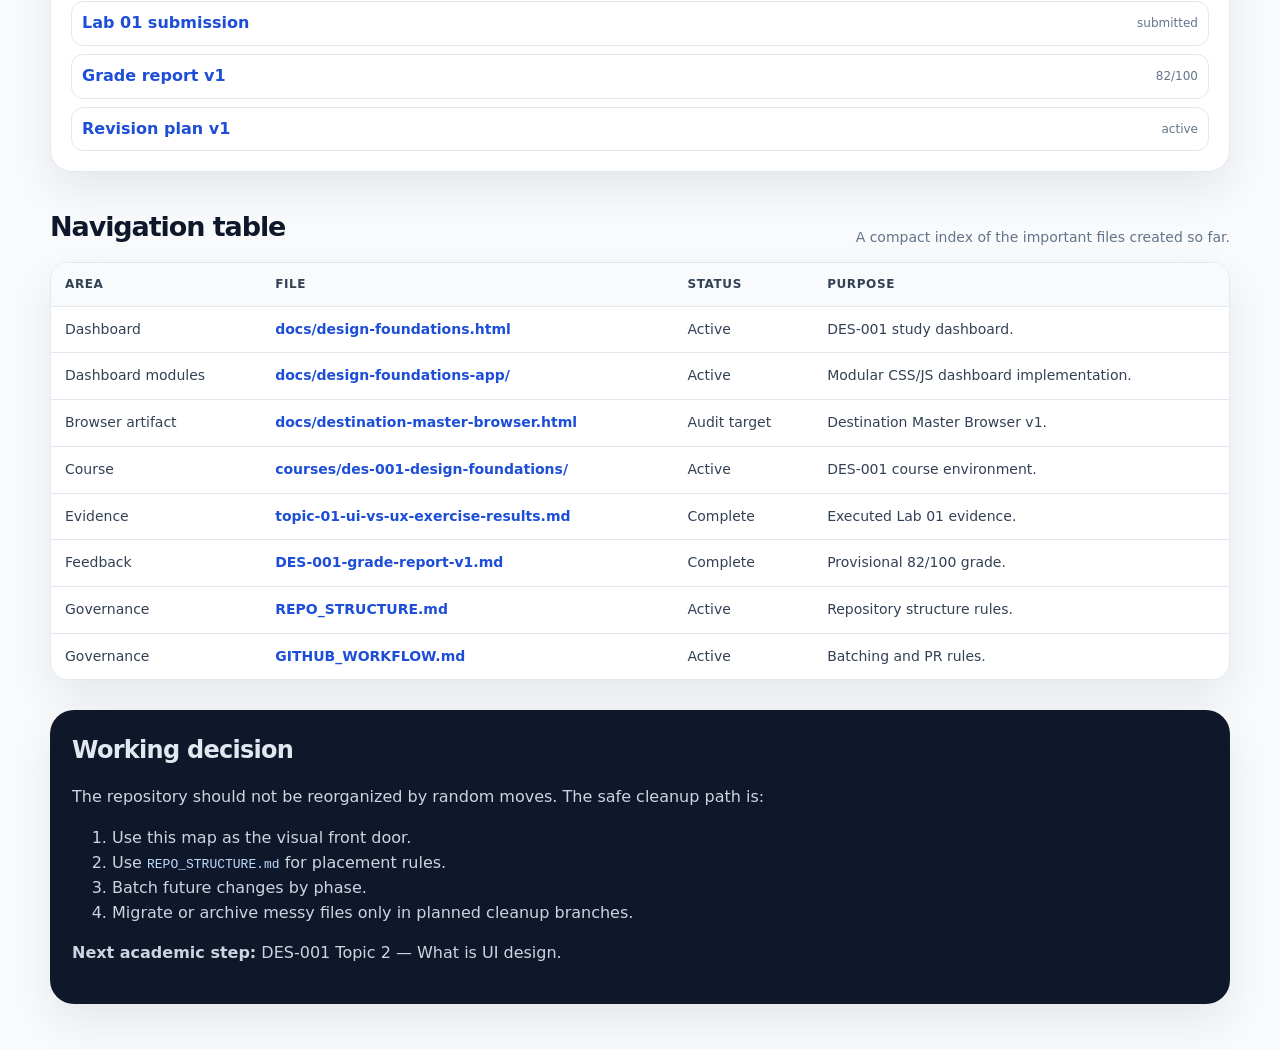
<file: docs/repo-map.html>
<!doctype html>
<html lang="en">
<head>
  <meta charset="utf-8" />
  <meta name="viewport" content="width=device-width, initial-scale=1" />
  <title>CodeMike MSc — Repository Map</title>
  <style>
    :root {
      --bg: #f8fafc;
      --ink: #0f172a;
      --muted: #64748b;
      --panel: #ffffff;
      --line: #e2e8f0;
      --soft: #f1f5f9;
      --accent: #2563eb;
      --accent-soft: #dbeafe;
      --good: #047857;
      --good-soft: #d1fae5;
      --warn: #b45309;
      --warn-soft: #fef3c7;
      --todo: #6d28d9;
      --todo-soft: #ede9fe;
      --radius: 22px;
      --shadow: 0 18px 45px rgba(15, 23, 42, 0.08);
    }

    * { box-sizing: border-box; }

    body {
      margin: 0;
      font-family: Inter, ui-sans-serif, system-ui, -apple-system, BlinkMacSystemFont, "Segoe UI", sans-serif;
      color: var(--ink);
      background: radial-gradient(circle at top left, #dbeafe 0, transparent 32rem), var(--bg);
      line-height: 1.55;
    }

    .wrap { width: min(1180px, calc(100vw - 32px)); margin: 0 auto; }
    header { padding: 44px 0 24px; }
    .eyebrow {
      display: inline-flex;
      padding: 6px 10px;
      border-radius: 999px;
      background: var(--accent-soft);
      color: #1d4ed8;
      font-size: 12px;
      font-weight: 850;
      letter-spacing: .04em;
      text-transform: uppercase;
      margin-bottom: 14px;
    }

    h1 { margin: 0; font-size: clamp(34px, 5vw, 64px); line-height: .95; letter-spacing: -0.06em; max-width: 900px; }
    .lead { margin: 18px 0 0; max-width: 860px; color: var(--muted); font-size: 17px; }

    .notice {
      margin: 22px 0 0;
      padding: 16px 18px;
      border-radius: 16px;
      border: 1px solid #bfdbfe;
      background: #eff6ff;
      color: #1e3a8a;
      font-size: 14px;
    }

    .grid { display: grid; gap: 16px; }
    .stats { grid-template-columns: repeat(4, 1fr); margin: 22px 0; }
    .stat, .card, .rule, .course-card {
      background: rgba(255, 255, 255, .94);
      border: 1px solid var(--line);
      border-radius: var(--radius);
      box-shadow: var(--shadow);
    }
    .stat { padding: 16px; }
    .stat small { display: block; color: var(--muted); font-weight: 750; margin-bottom: 6px; }
    .stat strong { font-size: 26px; letter-spacing: -0.04em; }

    .section-title { margin: 34px 0 14px; display: flex; align-items: end; justify-content: space-between; gap: 16px; }
    .section-title h2 { margin: 0; font-size: 27px; letter-spacing: -0.04em; }
    .section-title p { margin: 0; max-width: 650px; color: var(--muted); font-size: 14px; }

    .folder-grid { grid-template-columns: repeat(3, minmax(0, 1fr)); }
    .card { padding: 18px; min-width: 0; }
    .card h3 { margin: 0 0 6px; font-size: 21px; letter-spacing: -0.035em; }
    .card p { margin: 0 0 12px; color: var(--muted); font-size: 14px; }
    .path {
      display: inline-flex;
      max-width: 100%;
      padding: 5px 8px;
      border-radius: 999px;
      background: var(--soft);
      color: #334155;
      font-family: ui-monospace, SFMono-Regular, Menlo, Monaco, Consolas, monospace;
      font-size: 12px;
      overflow-wrap: anywhere;
    }

    .links { display: grid; gap: 8px; margin-top: 14px; }
    a {
      color: #1d4ed8;
      text-decoration: none;
      font-weight: 750;
    }
    a:hover { text-decoration: underline; }
    .link-row {
      display: grid;
      grid-template-columns: 1fr auto;
      gap: 12px;
      align-items: center;
      padding: 9px 10px;
      border-radius: 12px;
      border: 1px solid var(--line);
      background: #fff;
      min-width: 0;
    }
    .link-row span { color: var(--muted); font-size: 12px; text-align: right; }

    .course-card { padding: 20px; }
    .course-head { display: grid; grid-template-columns: 1fr auto; gap: 14px; align-items: start; }
    .course-head h3 { margin: 0 0 6px; font-size: 25px; letter-spacing: -0.04em; }
    .course-head p { margin: 0; color: var(--muted); }
    .status {
      display: inline-flex;
      border-radius: 999px;
      padding: 6px 10px;
      font-size: 12px;
      font-weight: 850;
      white-space: nowrap;
    }
    .status.active { background: var(--good-soft); color: var(--good); }
    .status.pending { background: var(--todo-soft); color: var(--todo); }
    .status.review { background: var(--warn-soft); color: var(--warn); }

    .table-wrap { overflow-x: auto; border-radius: 18px; border: 1px solid var(--line); box-shadow: var(--shadow); }
    table { width: 100%; border-collapse: collapse; background: #fff; min-width: 760px; }
    th, td { padding: 12px 14px; text-align: left; border-bottom: 1px solid var(--line); vertical-align: top; }
    th { background: #f8fafc; color: #334155; font-size: 12px; text-transform: uppercase; letter-spacing: .05em; }
    td { color: #334155; font-size: 14px; }
    tr:last-child td { border-bottom: 0; }

    .decision {
      margin: 30px 0 46px;
      padding: 22px;
      border-radius: 24px;
      background: #0f172a;
      color: #e2e8f0;
      box-shadow: var(--shadow);
    }
    .decision h2 { margin: 0 0 10px; letter-spacing: -0.03em; }
    .decision p, .decision li { color: #cbd5e1; }
    .decision code { color: #bfdbfe; }

    @media (max-width: 980px) {
      .stats, .folder-grid { grid-template-columns: repeat(2, minmax(0, 1fr)); }
      .section-title, .course-head { display: block; }
      .status { margin-top: 12px; }
    }
    @media (max-width: 640px) {
      .stats, .folder-grid { grid-template-columns: 1fr; }
      header { padding-top: 28px; }
      .link-row { grid-template-columns: 1fr; }
      .link-row span { text-align: left; }
    }
  </style>
</head>
<body>
  <header class="wrap">
    <div class="eyebrow">CodeMike MSc · Repository Map</div>
    <h1>One clean map for courses, artifacts, design work, and evidence.</h1>
    <p class="lead">This page is the visual front door for the MSc repository. It separates academic coursework from public artifacts, design standards, datasets, and scripts so the project does not drift into file sprawl.</p>
    <div class="notice"><strong>Rule:</strong> coursework evidence lives under <code>courses/</code>; rendered/public artifacts live under <code>docs/</code>; reusable design standards live under <code>design/</code>.</div>
  </header>

  <main class="wrap">
    <section class="grid stats" aria-label="Repository status">
      <div class="stat"><small>Active courses</small><strong>1</strong></div>
      <div class="stat"><small>Active assignment</small><strong>DES-001</strong></div>
      <div class="stat"><small>Current grade</small><strong>82/100</strong></div>
      <div class="stat"><small>Next step</small><strong>Topic 2</strong></div>
    </section>

    <div class="section-title">
      <h2>Primary folders</h2>
      <p>Use this section to decide where a file belongs before creating it.</p>
    </div>

    <section class="grid folder-grid">
      <article class="card">
        <span class="path">courses/</span>
        <h3>Course environment</h3>
        <p>Syllabus, lectures, readings, labs, submissions, feedback, revisions, viva, portfolio.</p>
        <div class="links">
          <div class="link-row"><a href="../courses/README.md">Courses index</a><span>academic map</span></div>
          <div class="link-row"><a href="../courses/des-001-design-foundations/README.md">DES-001 course</a><span>active</span></div>
        </div>
      </article>

      <article class="card">
        <span class="path">docs/</span>
        <h3>Renderable artifacts</h3>
        <p>HTML dashboards, browser tools, and public-facing review surfaces.</p>
        <div class="links">
          <div class="link-row"><a href="design-foundations.html">Design Foundations v2</a><span>dashboard</span></div>
          <div class="link-row"><a href="destination-master-browser.html">Destination Browser v1</a><span>artifact</span></div>
        </div>
      </article>

      <article class="card">
        <span class="path">design/</span>
        <h3>Design standards</h3>
        <p>Reusable design foundations, checklists, and audit criteria.</p>
        <div class="links">
          <div class="link-row"><a href="../design/checklists/master-browser-design-checklist.md">Master browser checklist</a><span>standard</span></div>
          <div class="link-row"><a href="../design/foundations/ui-vs-ux-further-reading.md">UI vs UX further reading</a><span>Topic 1</span></div>
        </div>
      </article>

      <article class="card">
        <span class="path">assignments/</span>
        <h3>Briefs and rubrics</h3>
        <p>Assignment definitions and marking criteria. Submissions do not belong here.</p>
        <div class="links">
          <div class="link-row"><a href="../assignments/DES-001-design-foundations-study-dashboard.md">DES-001 brief</a><span>brief</span></div>
          <div class="link-row"><a href="../assignments/rubrics/design-foundations-rubric.md">DES-001 rubric</a><span>rubric</span></div>
        </div>
      </article>

      <article class="card">
        <span class="path">datasets/</span>
        <h3>Data</h3>
        <p>Reference data and source datasets used by the browsers and course tasks.</p>
        <div class="links">
          <div class="link-row"><a href="../datasets/reference/destinations_master_v2.csv">Destinations master v2 CSV</a><span>source data</span></div>
        </div>
      </article>

      <article class="card">
        <span class="path">scripts/</span>
        <h3>Scripts</h3>
        <p>Build, validation, and utility scripts. Keep logic here instead of embedding everything in HTML.</p>
        <div class="links">
          <div class="link-row"><a href="../scripts/">Scripts folder</a><span>tooling</span></div>
        </div>
      </article>
    </section>

    <div class="section-title">
      <h2>Active course</h2>
      <p>DES-001 is the current active course environment.</p>
    </div>

    <section class="course-card">
      <div class="course-head">
        <div>
          <h3>DES-001 — Design Foundations</h3>
          <p>Current milestone: Topic 1 complete and provisionally graded. Next: Topic 2 — What is UI design.</p>
        </div>
        <span class="status active">Active · 82/100 provisional</span>
      </div>
      <div class="links" style="margin-top:16px;">
        <div class="link-row"><a href="../courses/des-001-design-foundations/syllabus.md">Syllabus</a><span>course frame</span></div>
        <div class="link-row"><a href="../courses/des-001-design-foundations/learning-outcomes.md">Learning outcomes</a><span>outcomes</span></div>
        <div class="link-row"><a href="../courses/des-001-design-foundations/lectures/lecture-01-ui-vs-ux.md">Lecture 01 — UI vs UX</a><span>lecture</span></div>
        <div class="link-row"><a href="../courses/des-001-design-foundations/labs/lab-01-ui-vs-ux-browser-audit.md">Lab 01 brief</a><span>lab</span></div>
        <div class="link-row"><a href="../courses/des-001-design-foundations/submissions/lab-01-ui-vs-ux-browser-audit-results.md">Lab 01 submission</a><span>submitted</span></div>
        <div class="link-row"><a href="../courses/des-001-design-foundations/feedback/DES-001-grade-report-v1.md">Grade report v1</a><span>82/100</span></div>
        <div class="link-row"><a href="../courses/des-001-design-foundations/revisions/DES-001-revision-plan-v1.md">Revision plan v1</a><span>active</span></div>
      </div>
    </section>

    <div class="section-title">
      <h2>Navigation table</h2>
      <p>A compact index of the important files created so far.</p>
    </div>

    <div class="table-wrap">
      <table>
        <thead>
          <tr>
            <th>Area</th>
            <th>File</th>
            <th>Status</th>
            <th>Purpose</th>
          </tr>
        </thead>
        <tbody>
          <tr><td>Dashboard</td><td><a href="design-foundations.html">docs/design-foundations.html</a></td><td>Active</td><td>DES-001 study dashboard.</td></tr>
          <tr><td>Dashboard modules</td><td><a href="design-foundations-app/README.md">docs/design-foundations-app/</a></td><td>Active</td><td>Modular CSS/JS dashboard implementation.</td></tr>
          <tr><td>Browser artifact</td><td><a href="destination-master-browser.html">docs/destination-master-browser.html</a></td><td>Audit target</td><td>Destination Master Browser v1.</td></tr>
          <tr><td>Course</td><td><a href="../courses/des-001-design-foundations/README.md">courses/des-001-design-foundations/</a></td><td>Active</td><td>DES-001 course environment.</td></tr>
          <tr><td>Evidence</td><td><a href="../design/foundations/topic-01-ui-vs-ux-exercise-results.md">topic-01-ui-vs-ux-exercise-results.md</a></td><td>Complete</td><td>Executed Lab 01 evidence.</td></tr>
          <tr><td>Feedback</td><td><a href="../courses/des-001-design-foundations/feedback/DES-001-grade-report-v1.md">DES-001-grade-report-v1.md</a></td><td>Complete</td><td>Provisional 82/100 grade.</td></tr>
          <tr><td>Governance</td><td><a href="../REPO_STRUCTURE.md">REPO_STRUCTURE.md</a></td><td>Active</td><td>Repository structure rules.</td></tr>
          <tr><td>Governance</td><td><a href="../GITHUB_WORKFLOW.md">GITHUB_WORKFLOW.md</a></td><td>Active</td><td>Batching and PR rules.</td></tr>
        </tbody>
      </table>
    </div>

    <section class="decision">
      <h2>Working decision</h2>
      <p>The repository should not be reorganized by random moves. The safe cleanup path is:</p>
      <ol>
        <li>Use this map as the visual front door.</li>
        <li>Use <code>REPO_STRUCTURE.md</code> for placement rules.</li>
        <li>Batch future changes by phase.</li>
        <li>Migrate or archive messy files only in planned cleanup branches.</li>
      </ol>
      <p><strong>Next academic step:</strong> DES-001 Topic 2 — What is UI design.</p>
    </section>
  </main>
</body>
</html>
</file>
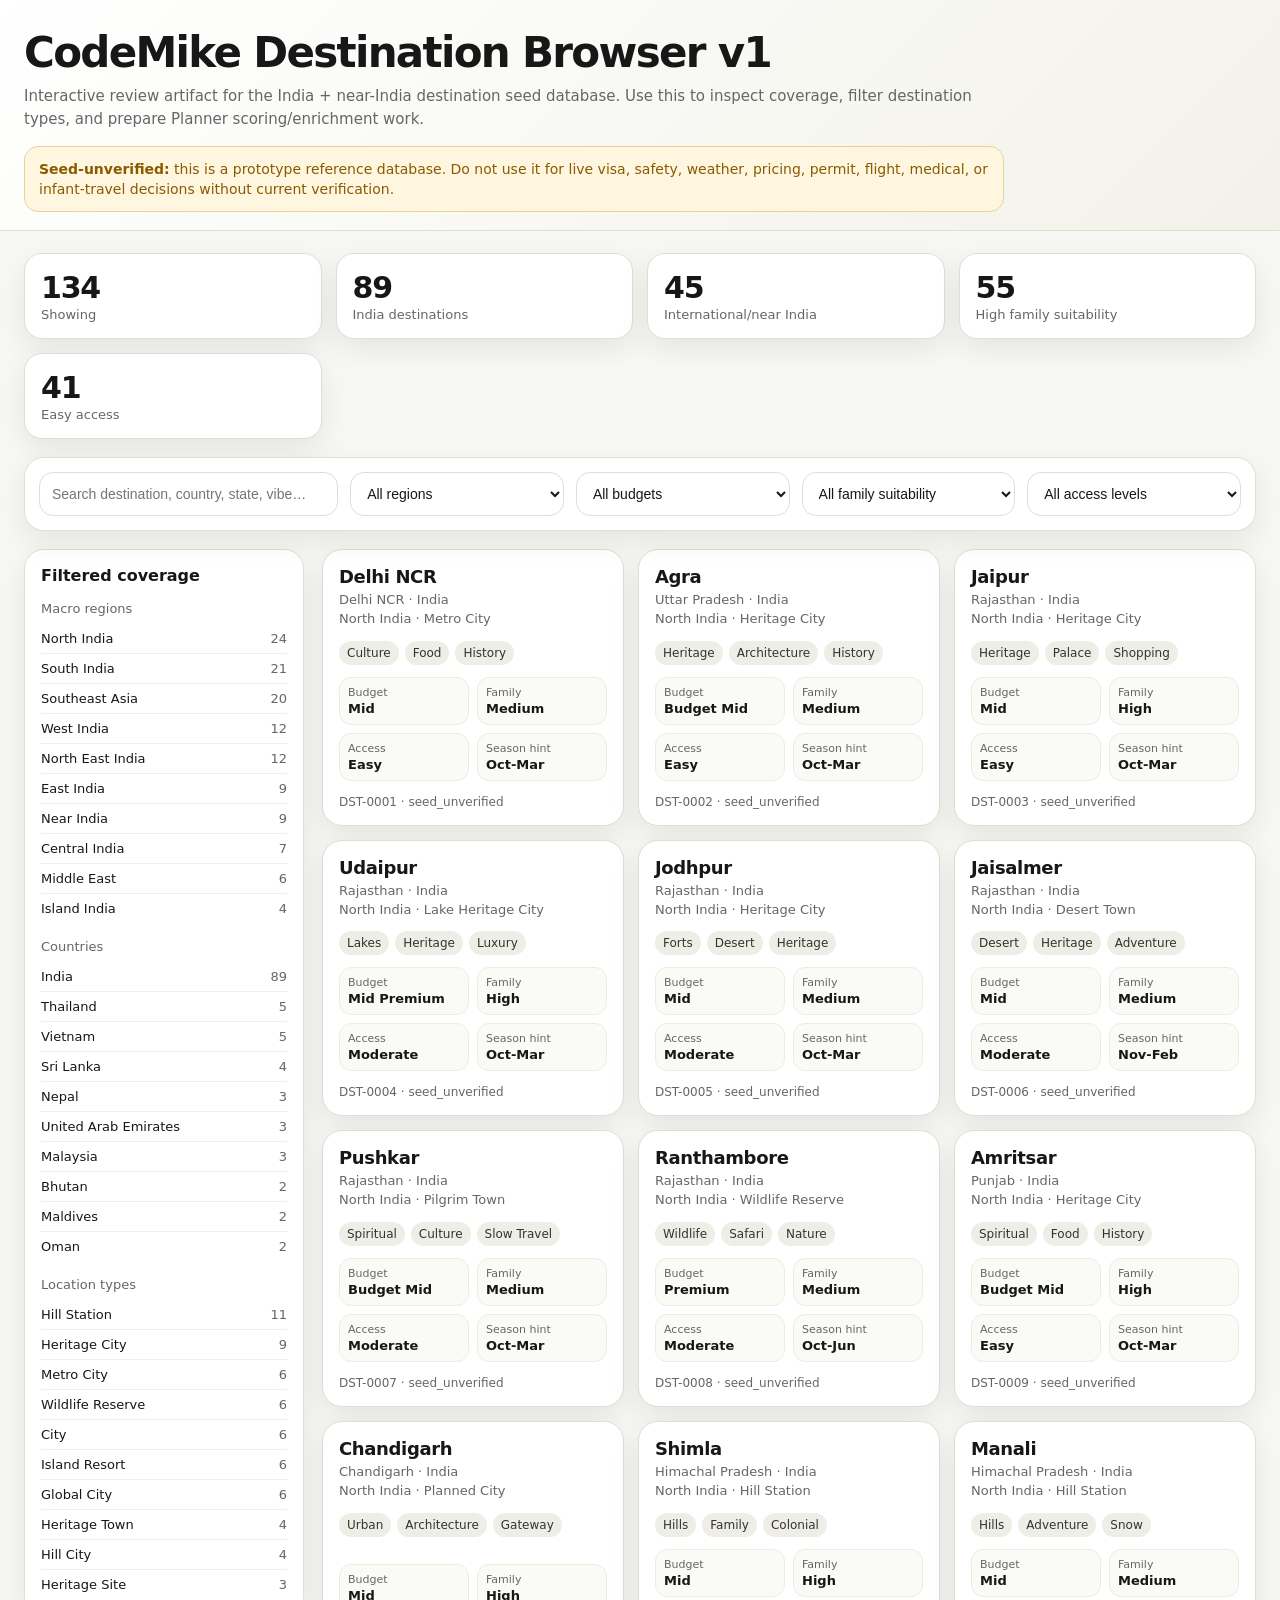
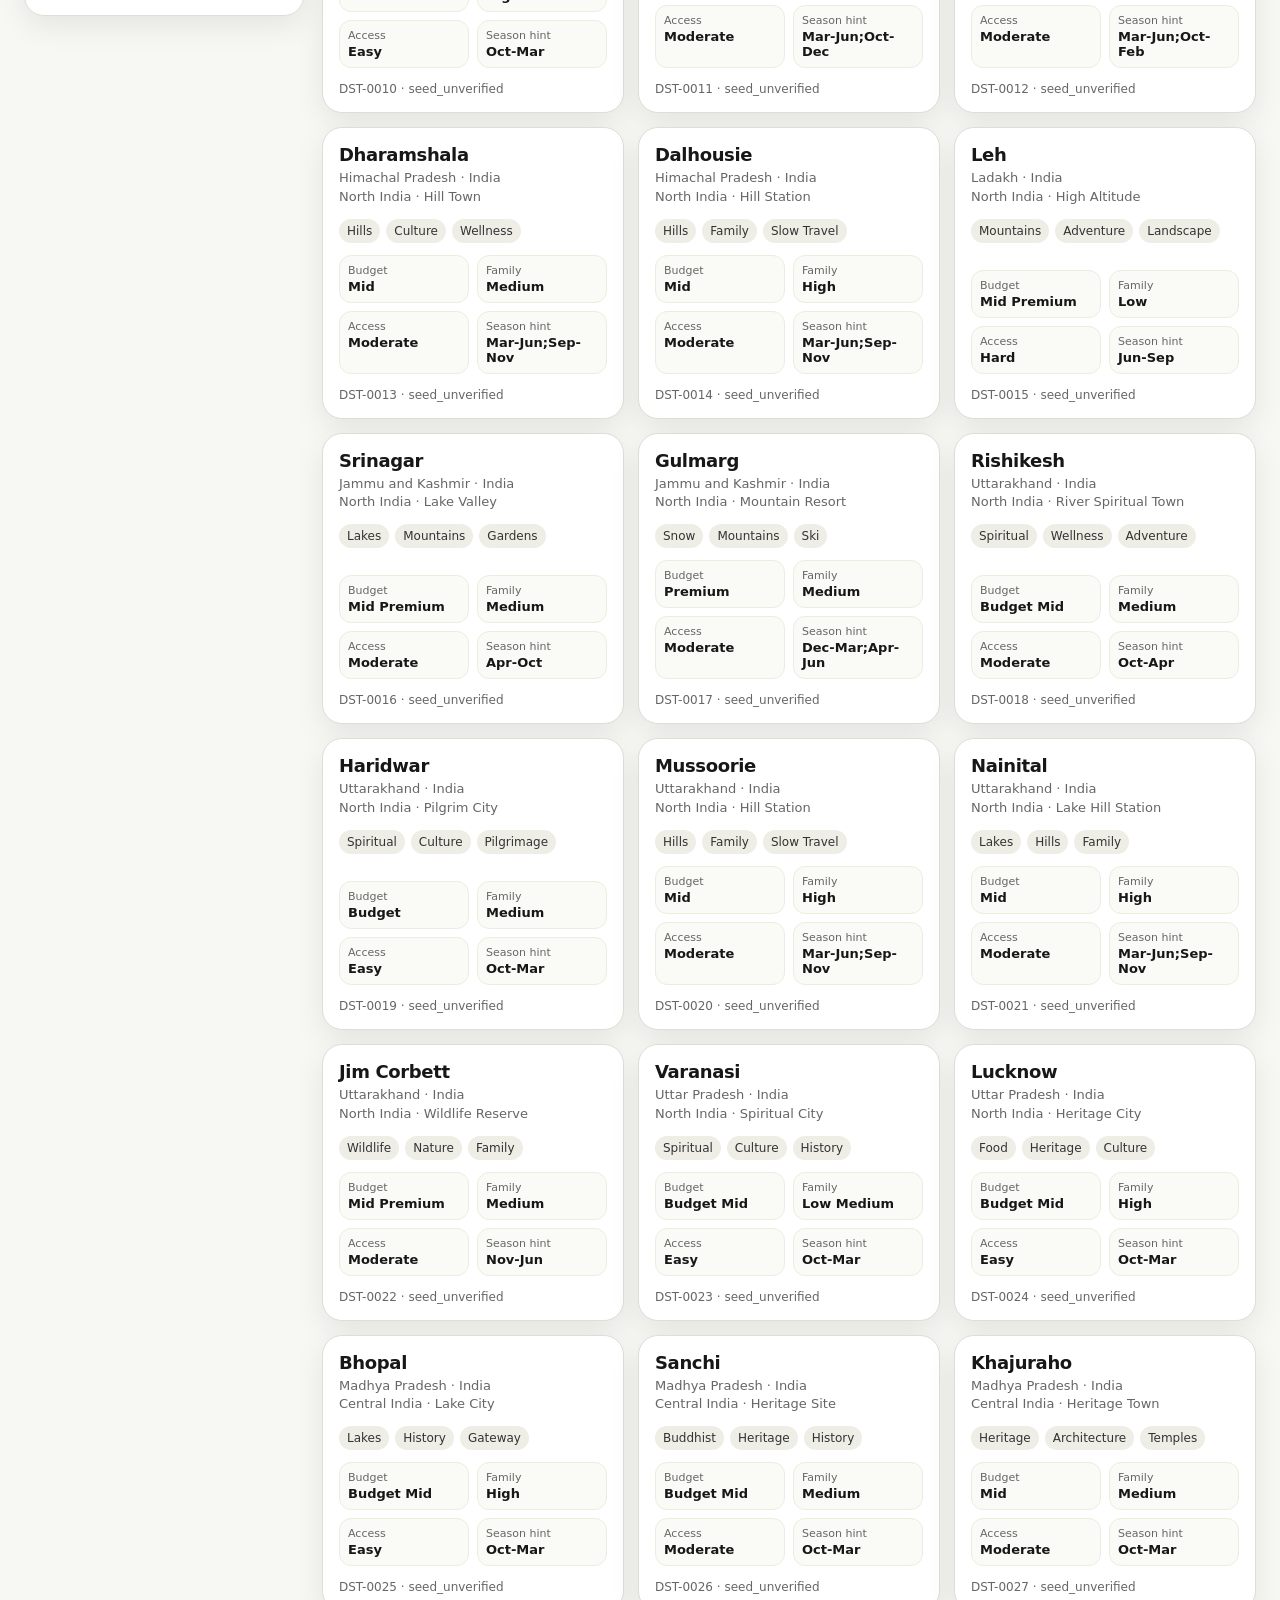
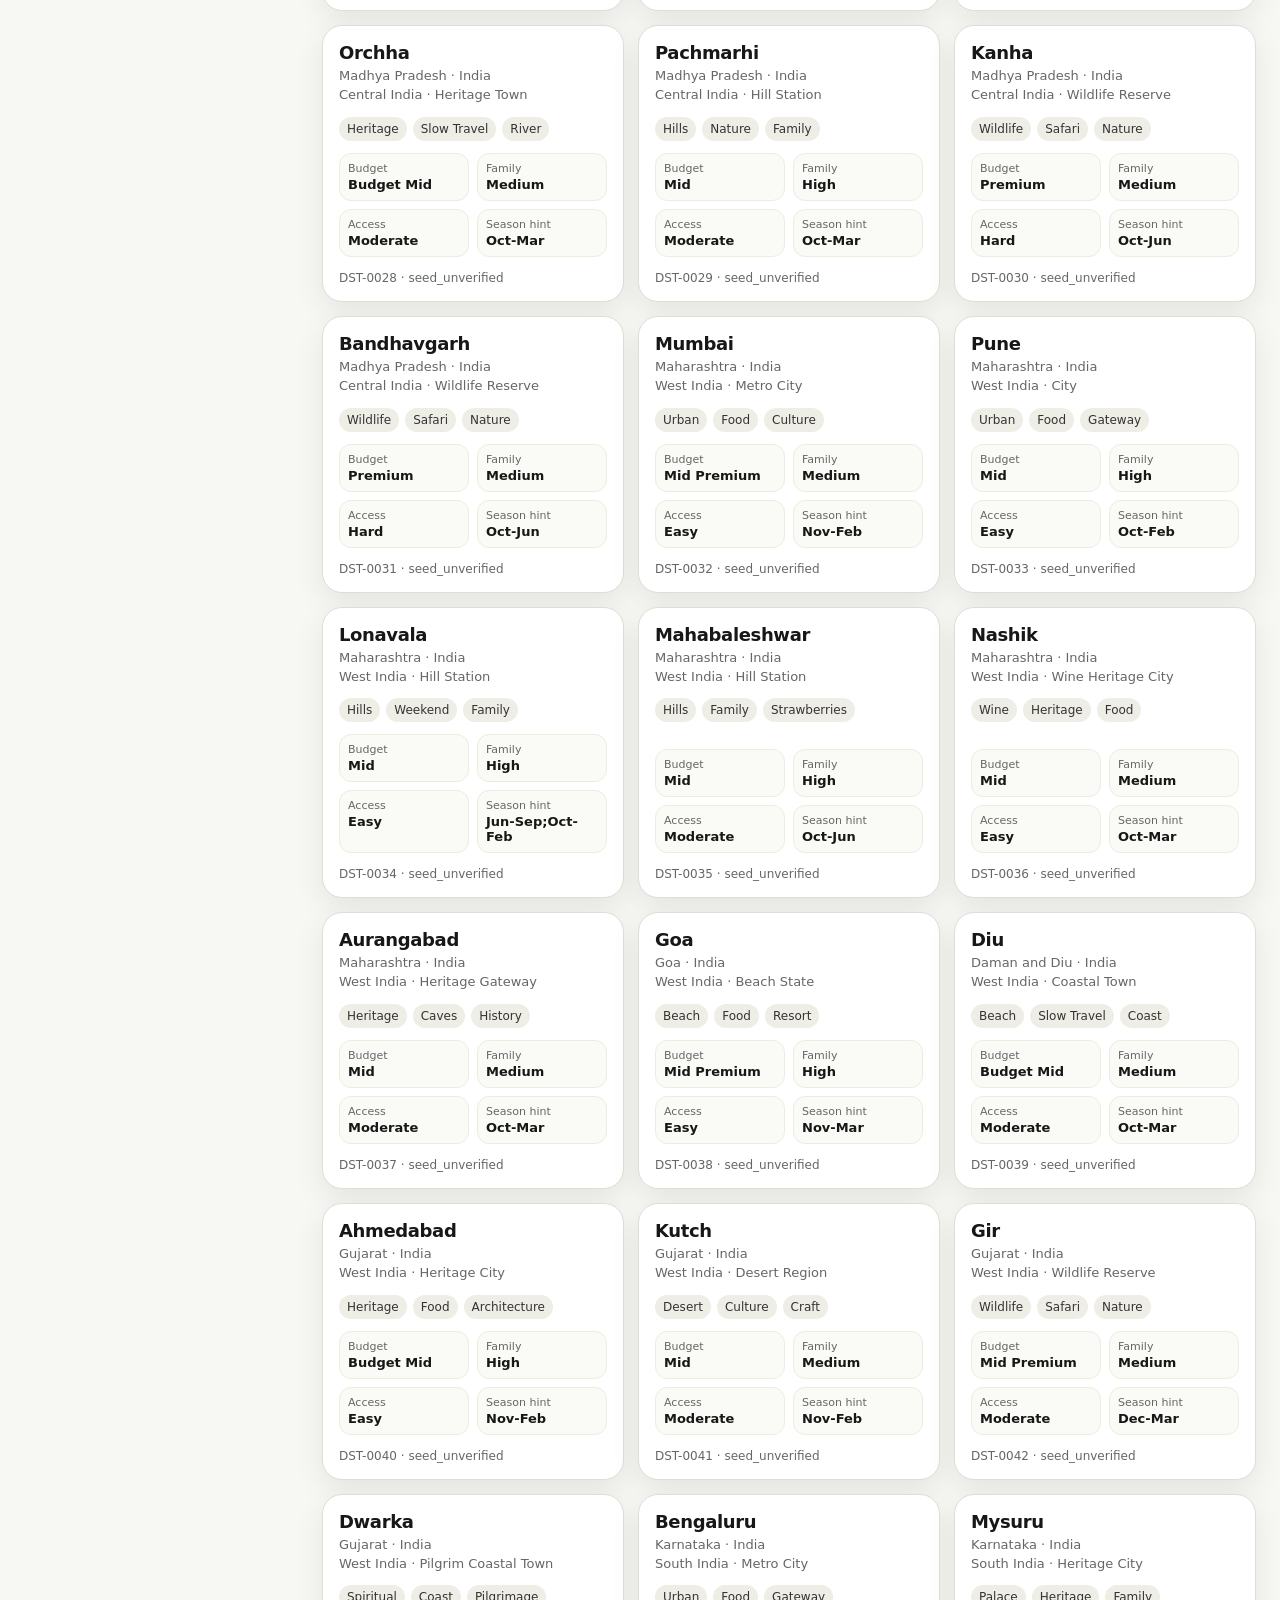
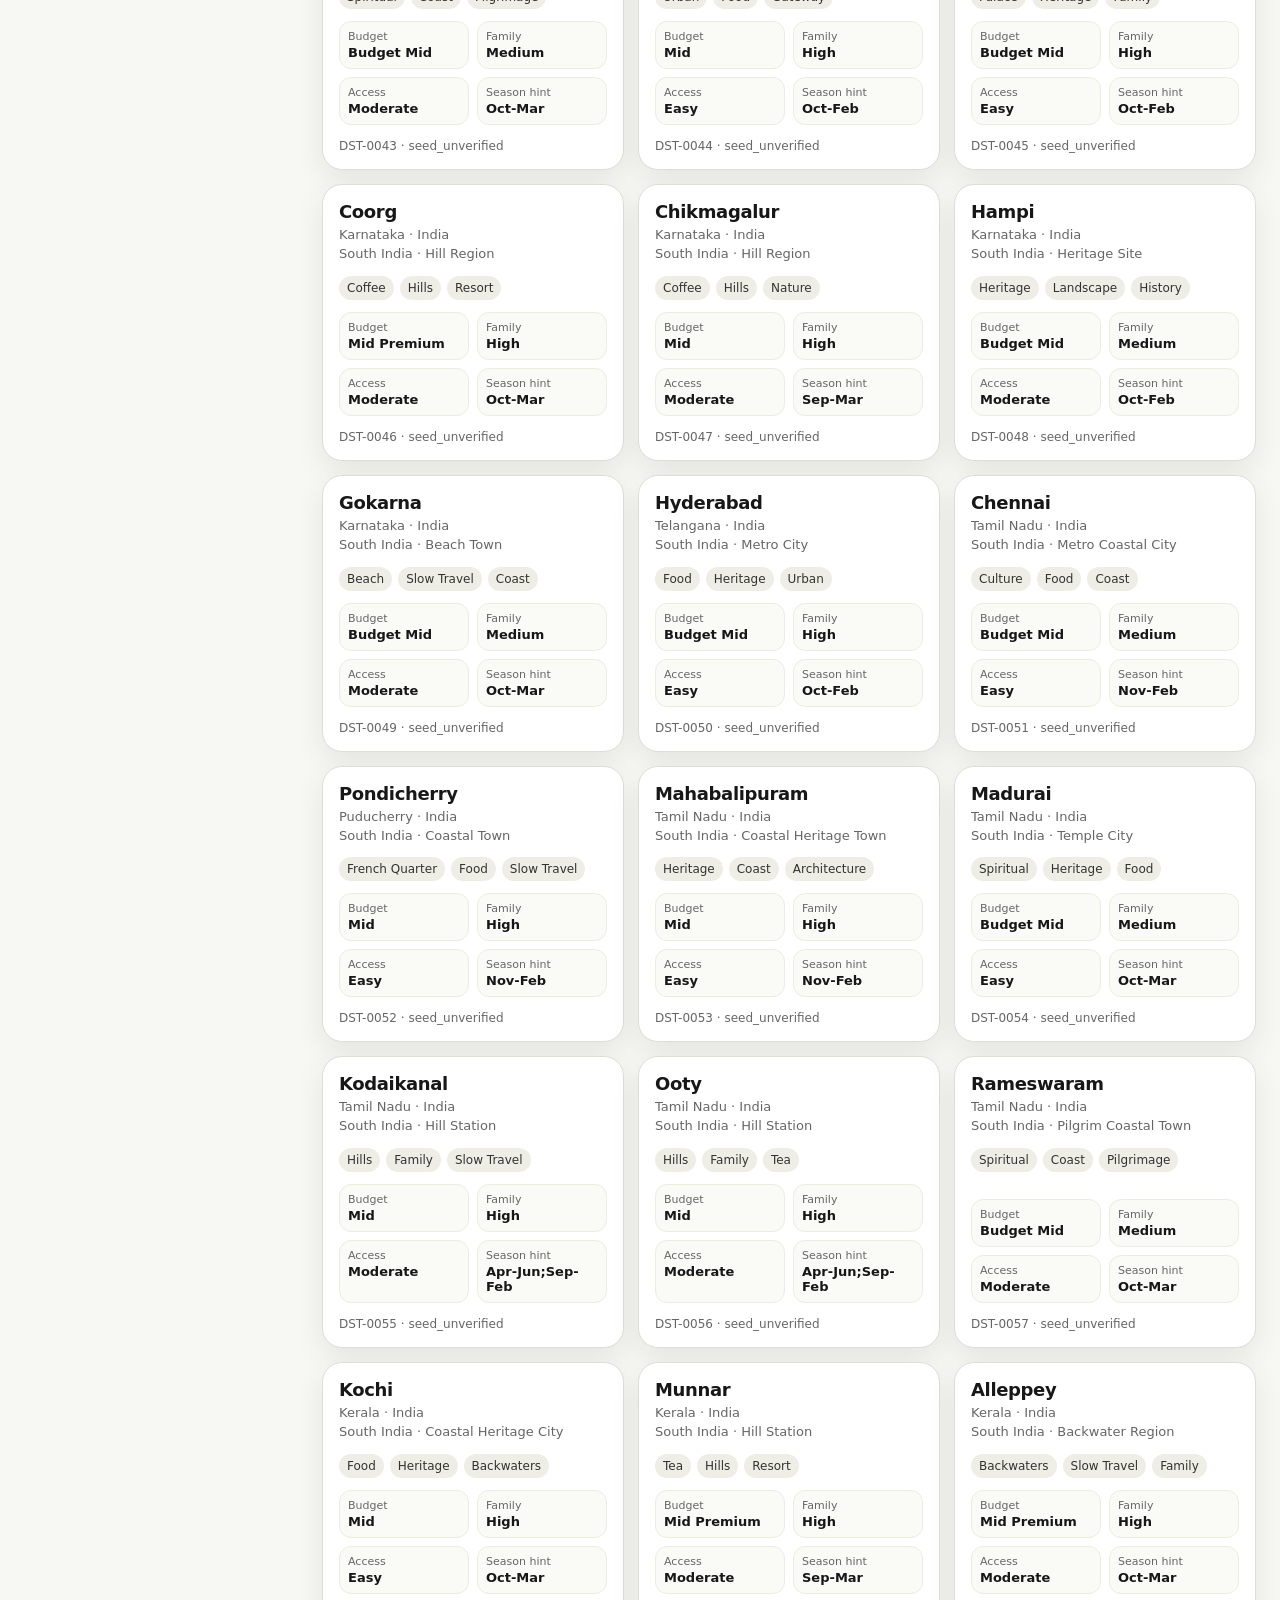
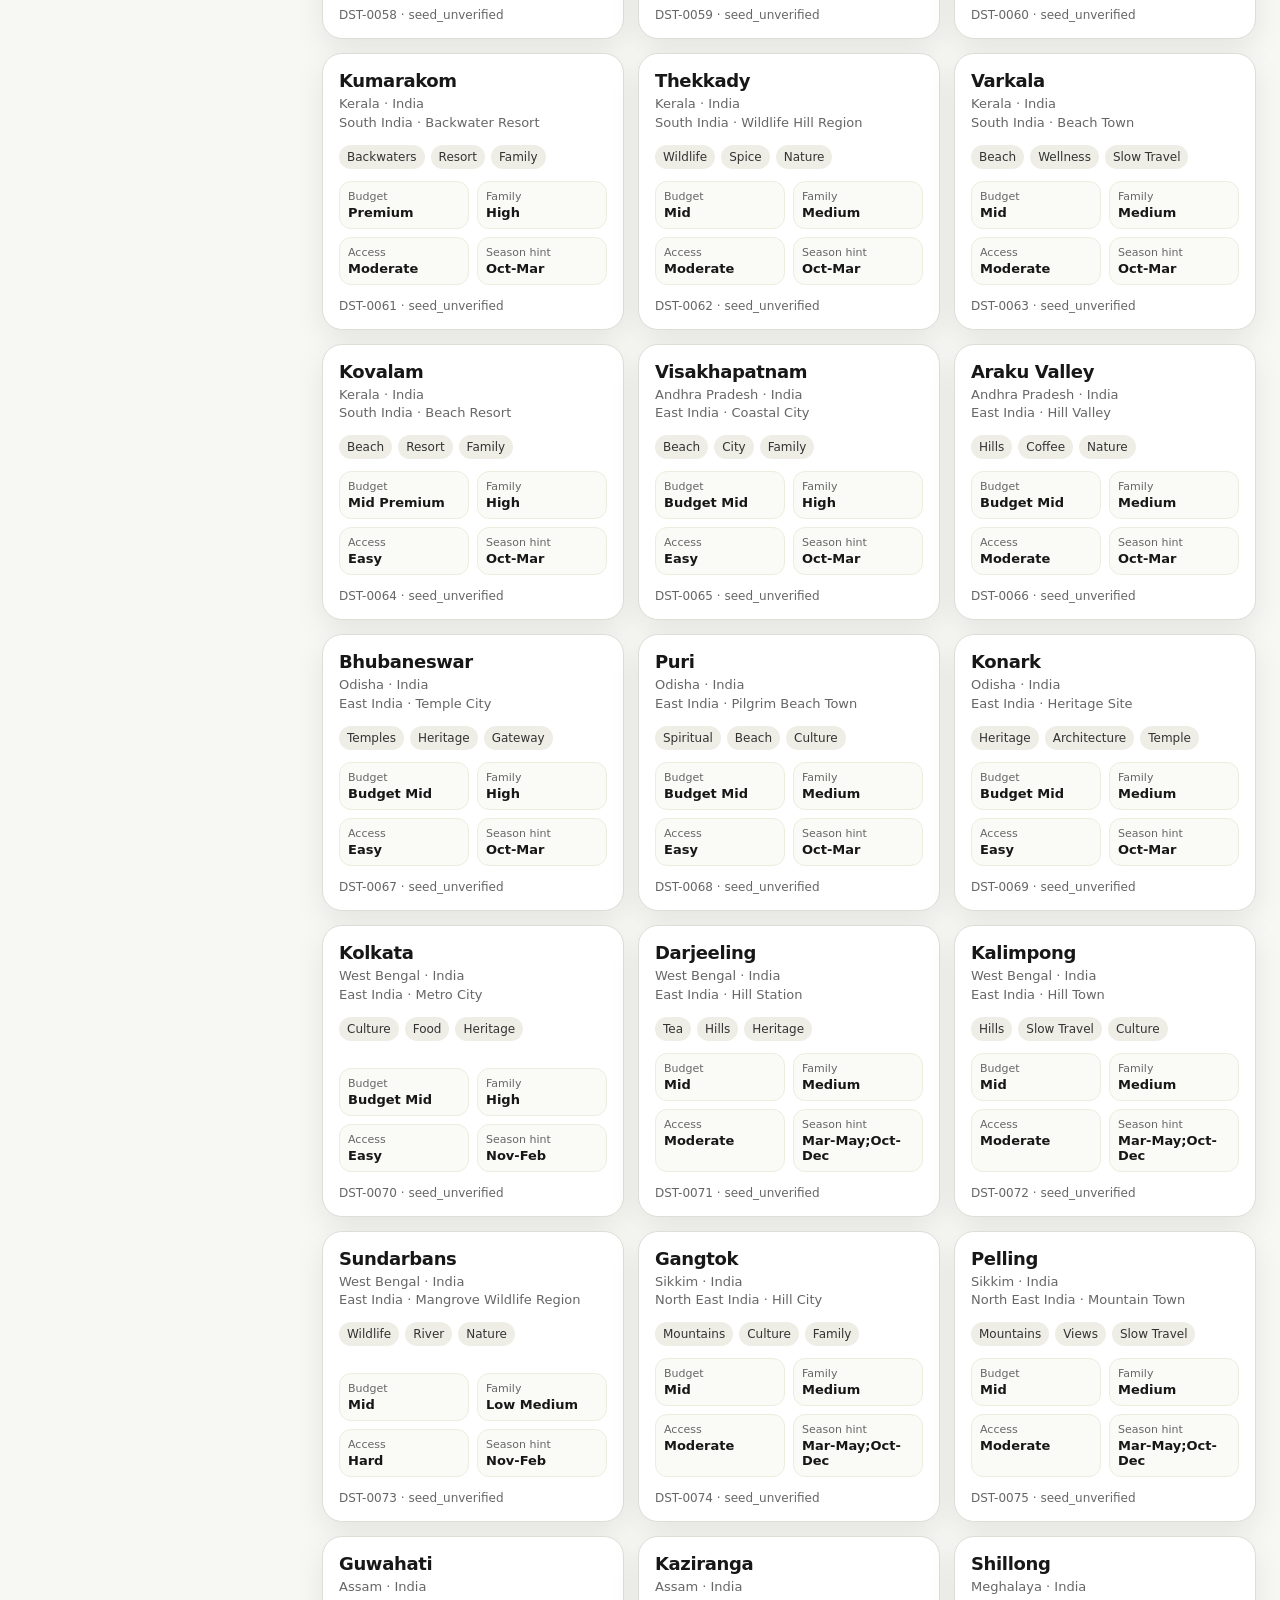
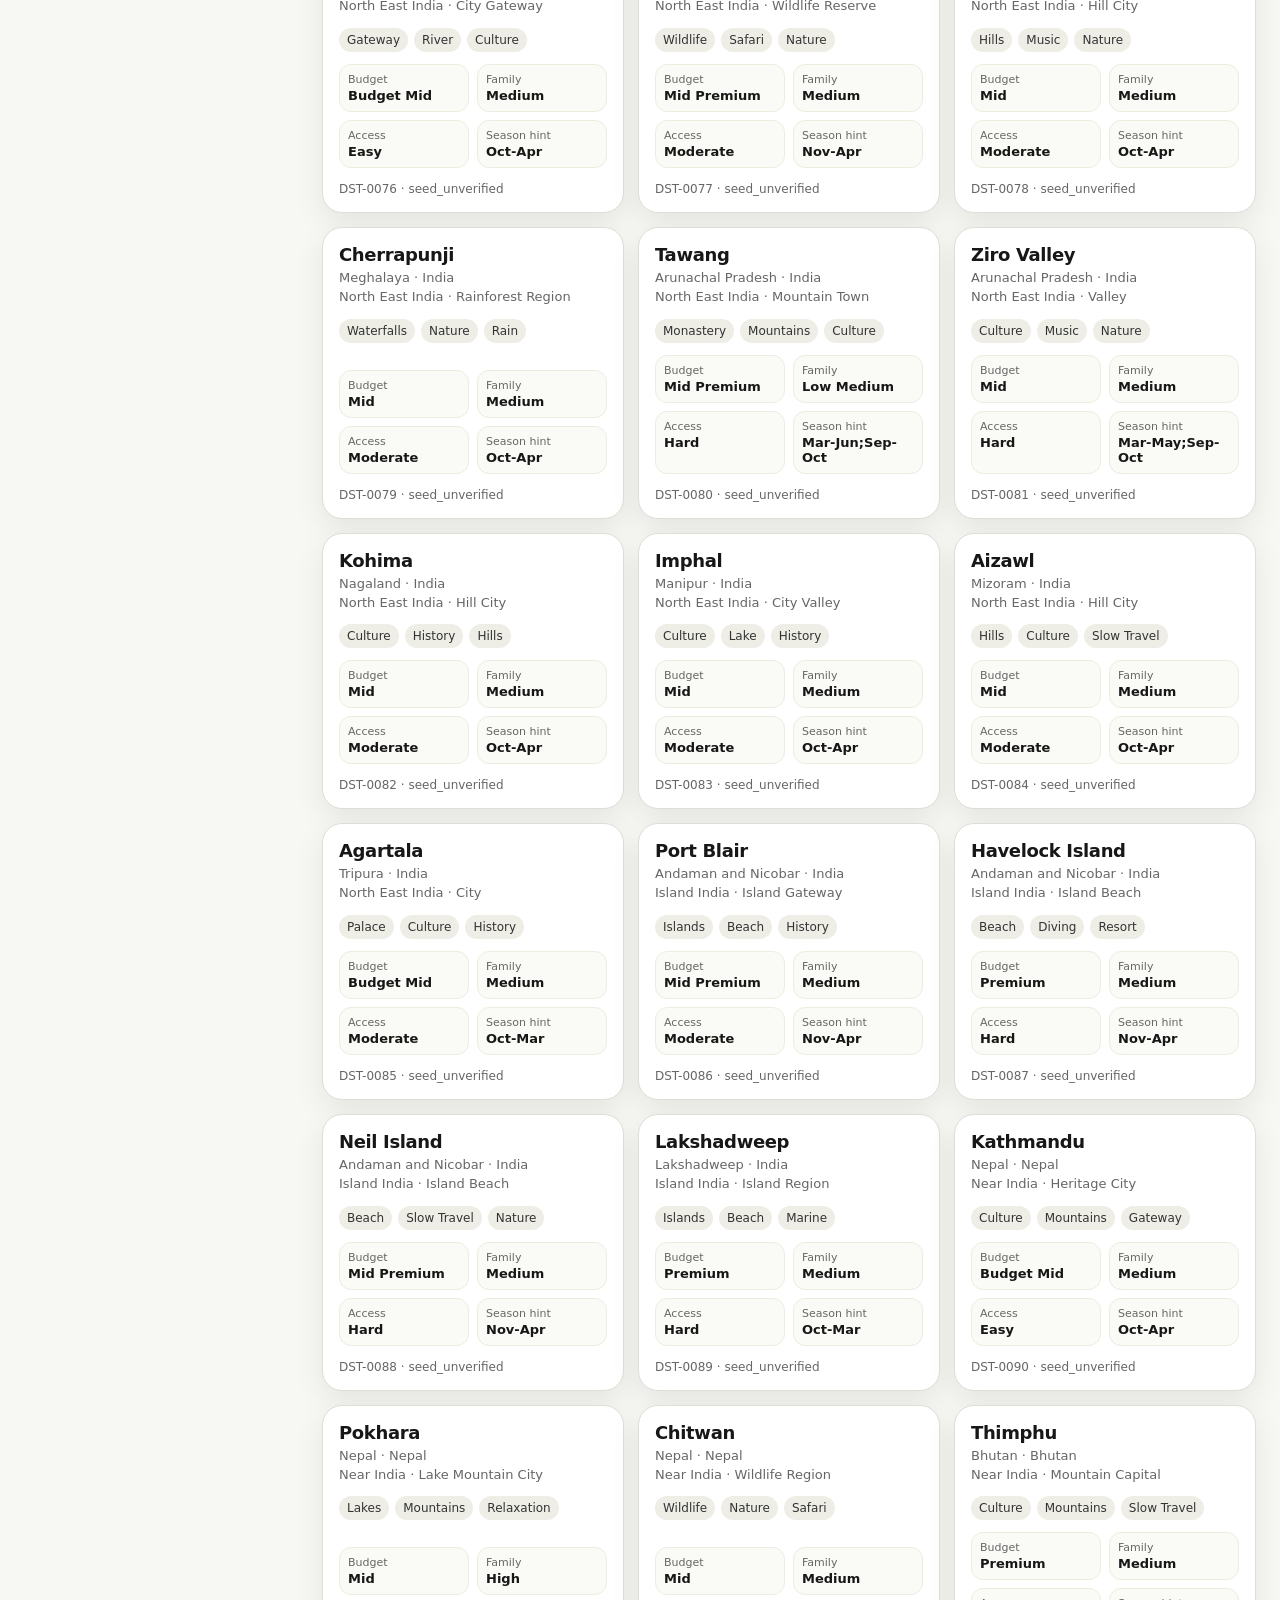
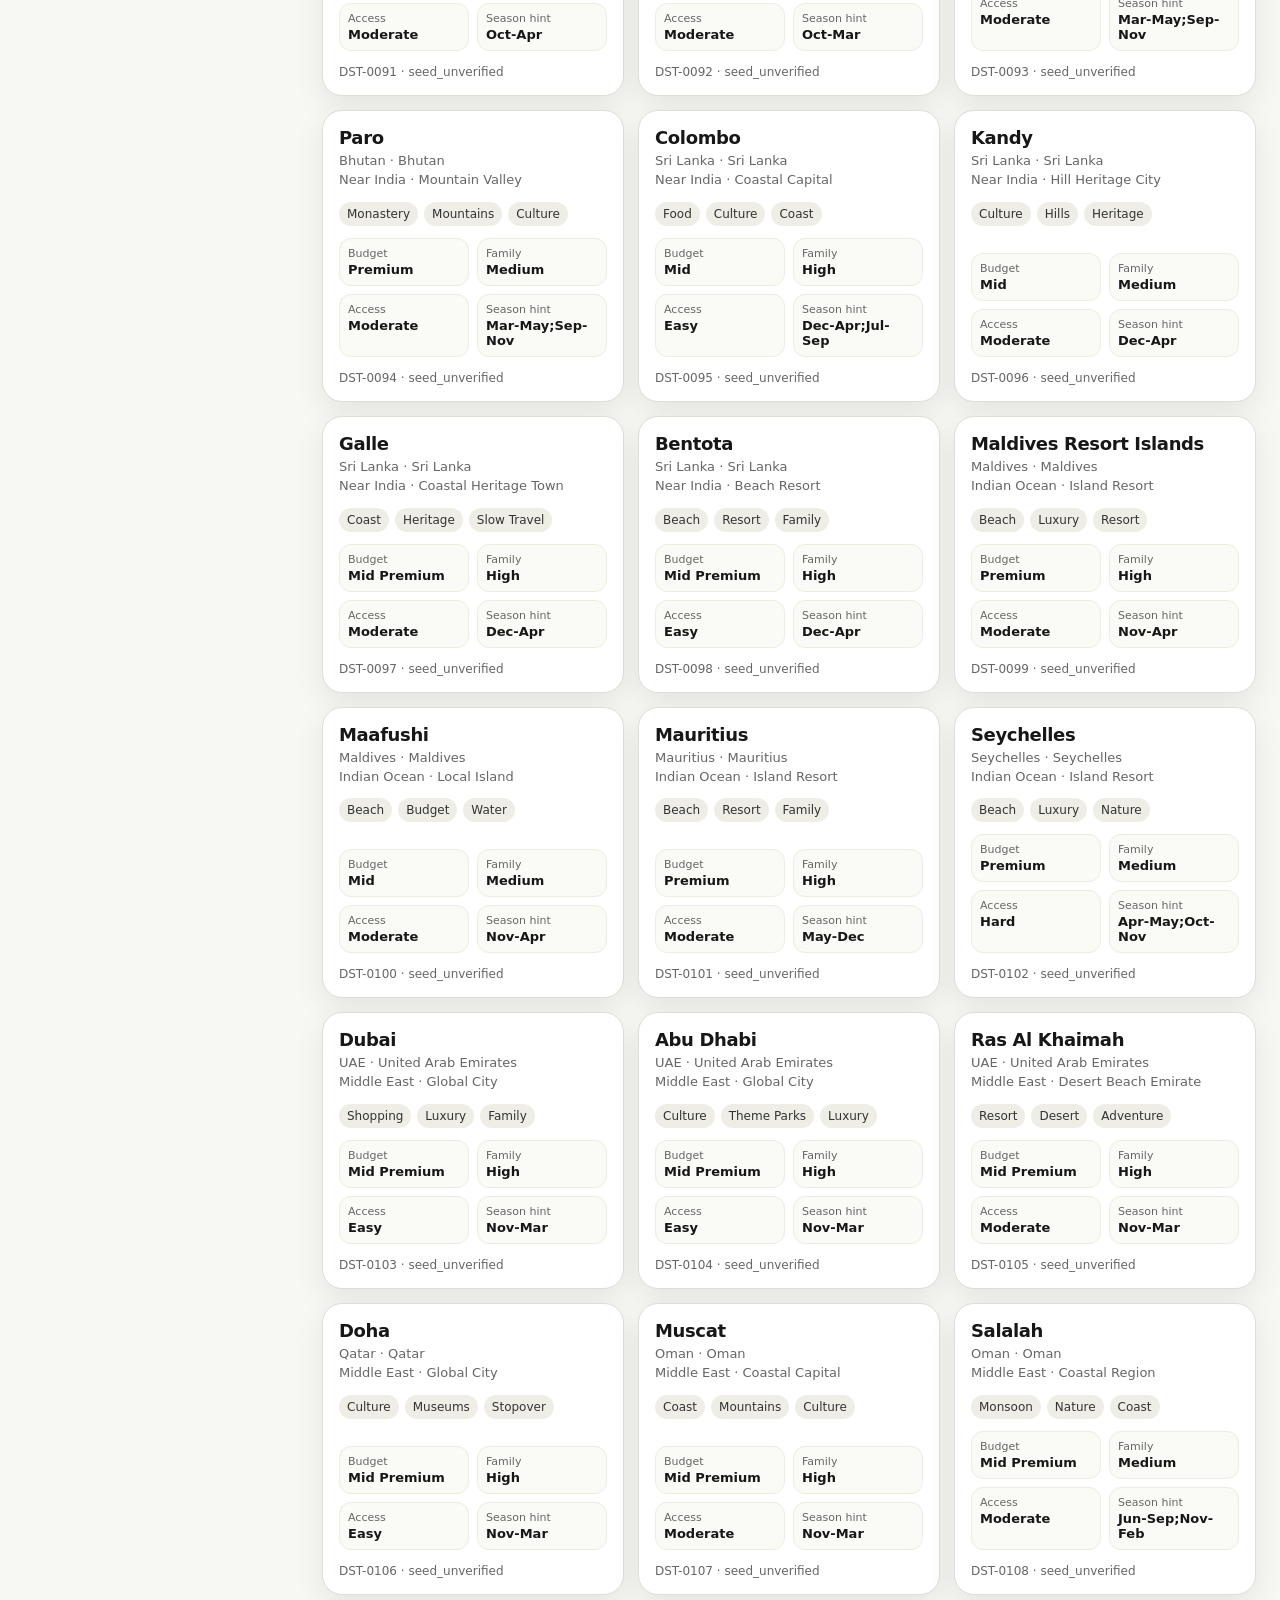
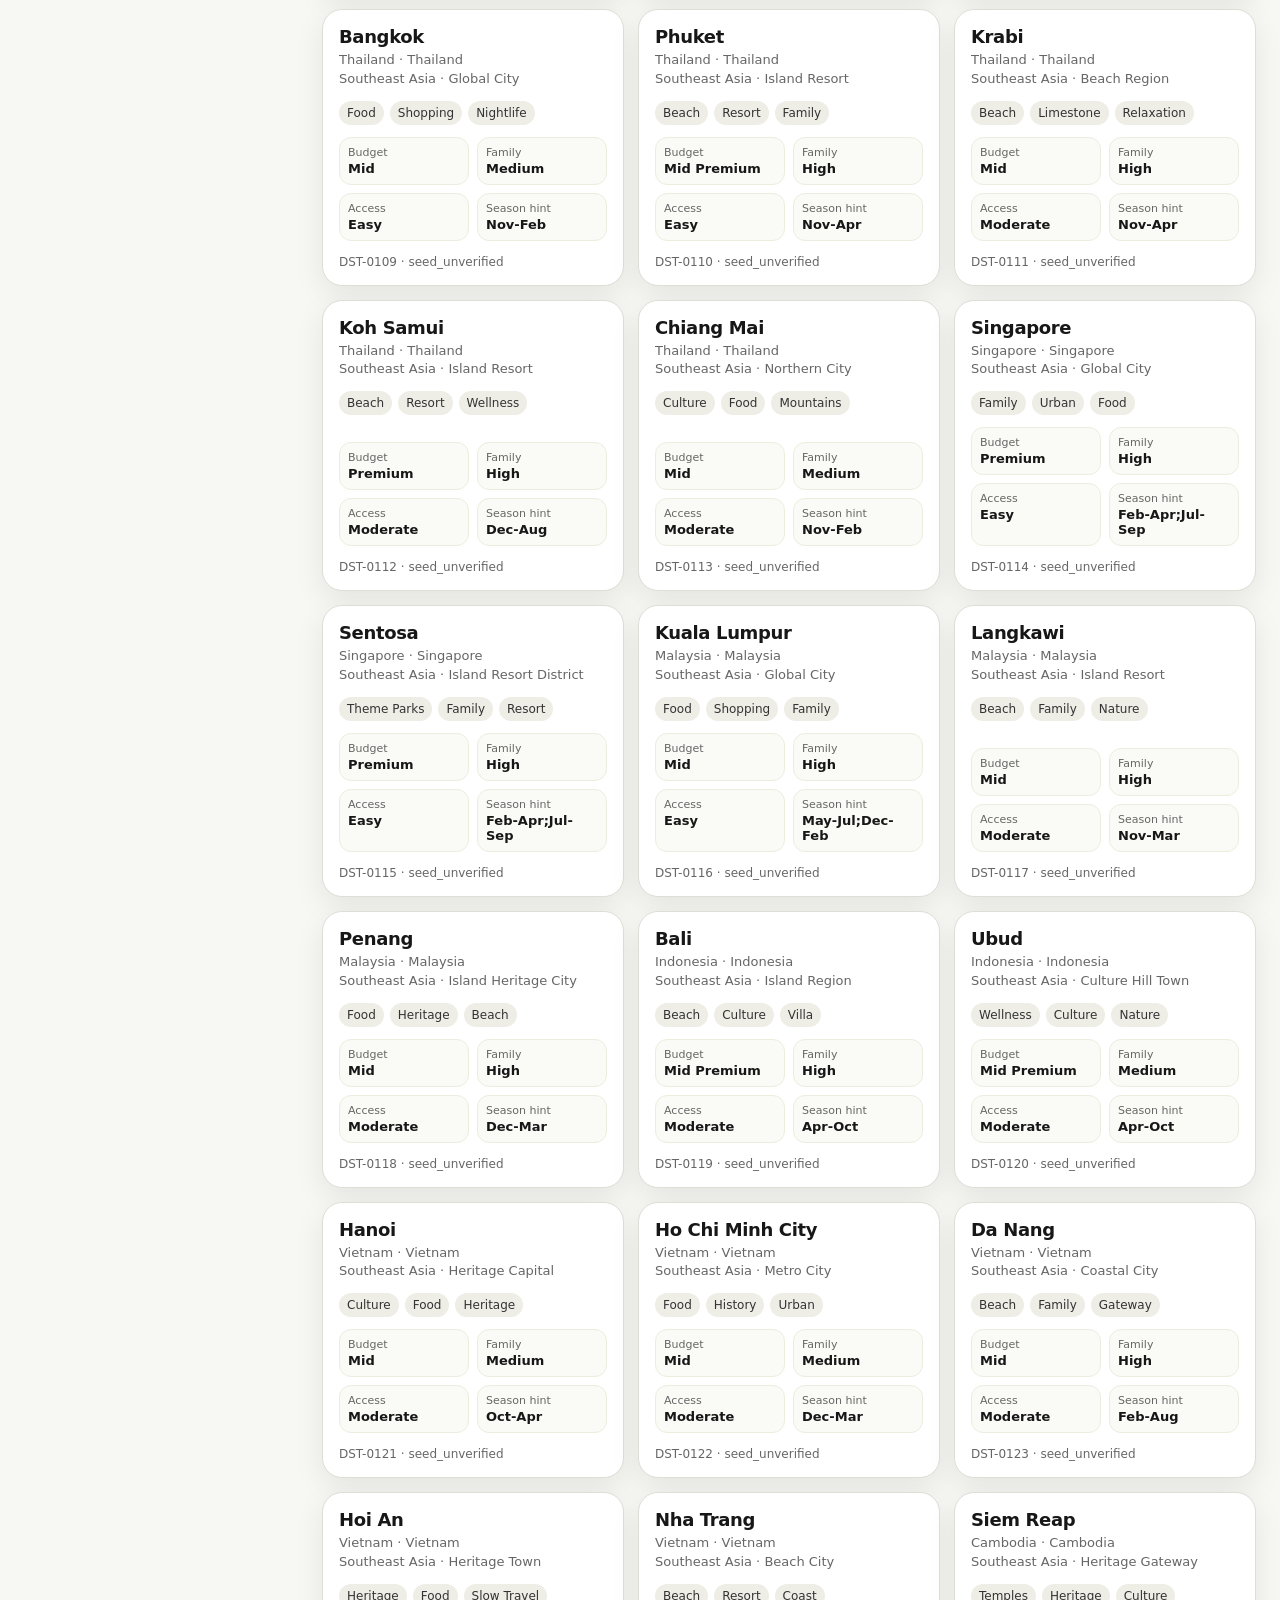
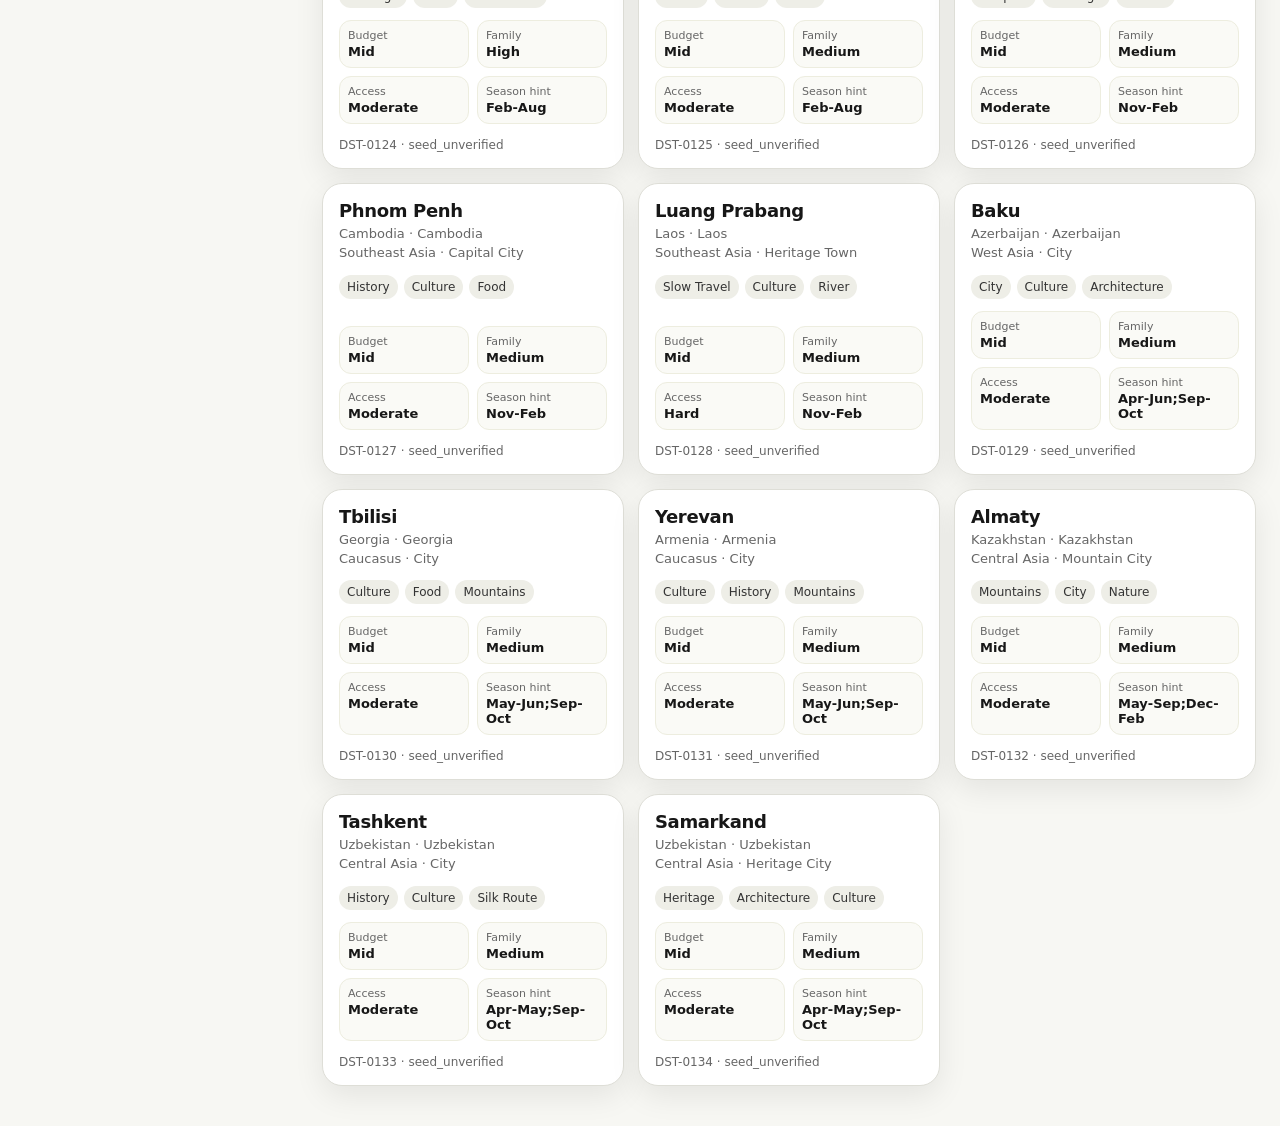
<file: artifacts/html/destination-browser-v1.html>
<!doctype html>
<html lang="en">
<head>
  <meta charset="utf-8" />
  <meta name="viewport" content="width=device-width, initial-scale=1" />
  <title>CodeMike Destination Browser v1</title>
  <style>
    :root {
      --bg: #f7f7f3;
      --panel: #ffffff;
      --text: #171717;
      --muted: #666666;
      --line: #deded7;
      --chip: #eeeee7;
      --accent: #2f5d50;
      --warn: #8a5a00;
      --shadow: 0 10px 30px rgba(0, 0, 0, 0.08);
    }
    * { box-sizing: border-box; }
    body {
      margin: 0;
      font-family: Inter, ui-sans-serif, system-ui, -apple-system, BlinkMacSystemFont, "Segoe UI", sans-serif;
      background: var(--bg);
      color: var(--text);
    }
    header {
      padding: 28px 24px 18px;
      border-bottom: 1px solid var(--line);
      background: linear-gradient(135deg, #ffffff 0%, #f2f1e9 100%);
    }
    h1 { margin: 0 0 8px; font-size: clamp(26px, 4vw, 42px); letter-spacing: -0.04em; }
    .subtitle { max-width: 960px; color: var(--muted); line-height: 1.55; font-size: 15px; }
    .warning {
      margin-top: 14px;
      padding: 12px 14px;
      background: #fff6df;
      border: 1px solid #ead19c;
      color: var(--warn);
      border-radius: 14px;
      max-width: 980px;
      font-size: 14px;
      line-height: 1.45;
    }
    main { padding: 22px 24px 40px; }
    .summary {
      display: grid;
      grid-template-columns: repeat(4, minmax(0, 1fr));
      gap: 14px;
      margin-bottom: 18px;
    }
    .stat {
      background: var(--panel);
      border: 1px solid var(--line);
      border-radius: 18px;
      padding: 16px;
      box-shadow: var(--shadow);
    }
    .stat .value { font-size: 30px; font-weight: 800; letter-spacing: -0.04em; }
    .stat .label { color: var(--muted); font-size: 13px; margin-top: 2px; }
    .controls {
      display: grid;
      grid-template-columns: 1.4fr repeat(4, 1fr);
      gap: 12px;
      background: var(--panel);
      border: 1px solid var(--line);
      padding: 14px;
      border-radius: 20px;
      box-shadow: var(--shadow);
      position: sticky;
      top: 0;
      z-index: 2;
      margin-bottom: 18px;
    }
    input, select {
      width: 100%;
      min-height: 44px;
      border: 1px solid var(--line);
      border-radius: 14px;
      padding: 0 12px;
      font-size: 14px;
      background: #fff;
      color: var(--text);
    }
    .layout {
      display: grid;
      grid-template-columns: 280px 1fr;
      gap: 18px;
      align-items: start;
    }
    aside {
      background: var(--panel);
      border: 1px solid var(--line);
      border-radius: 20px;
      padding: 16px;
      box-shadow: var(--shadow);
      position: sticky;
      top: 88px;
    }
    aside h2 { margin: 0 0 10px; font-size: 16px; }
    .facet { margin-top: 16px; }
    .facet-title { font-size: 13px; color: var(--muted); margin-bottom: 8px; }
    .facet-row { display: flex; justify-content: space-between; gap: 8px; padding: 7px 0; border-bottom: 1px solid #f0f0eb; font-size: 13px; }
    .facet-row:last-child { border-bottom: 0; }
    .count { color: var(--muted); font-variant-numeric: tabular-nums; }
    .grid {
      display: grid;
      grid-template-columns: repeat(3, minmax(0, 1fr));
      gap: 14px;
    }
    .card {
      background: var(--panel);
      border: 1px solid var(--line);
      border-radius: 20px;
      padding: 16px;
      box-shadow: var(--shadow);
      display: flex;
      flex-direction: column;
      min-height: 240px;
    }
    .card h3 { margin: 0 0 4px; font-size: 18px; letter-spacing: -0.02em; }
    .meta { color: var(--muted); font-size: 13px; line-height: 1.45; }
    .chips { display: flex; flex-wrap: wrap; gap: 6px; margin: 12px 0; }
    .chip { background: var(--chip); border-radius: 999px; padding: 5px 8px; font-size: 12px; color: #333; }
    .row { display: grid; grid-template-columns: 1fr 1fr; gap: 8px; margin-top: auto; }
    .mini { background: #fafaf6; border: 1px solid #ededdf; padding: 8px; border-radius: 12px; }
    .mini-label { color: var(--muted); font-size: 11px; }
    .mini-value { font-weight: 700; font-size: 13px; margin-top: 2px; }
    .footer { margin-top: 14px; font-size: 12px; color: var(--muted); }
    .empty { background: var(--panel); border: 1px dashed var(--line); border-radius: 20px; padding: 28px; color: var(--muted); }
    @media (max-width: 1100px) {
      .summary { grid-template-columns: repeat(2, minmax(0, 1fr)); }
      .controls { grid-template-columns: 1fr 1fr; }
      .layout { grid-template-columns: 1fr; }
      aside { position: static; }
      .grid { grid-template-columns: repeat(2, minmax(0, 1fr)); }
    }
    @media (max-width: 700px) {
      main, header { padding-left: 14px; padding-right: 14px; }
      .summary, .controls, .grid { grid-template-columns: 1fr; }
    }
  </style>
</head>
<body>
  <header>
    <h1>CodeMike Destination Browser v1</h1>
    <div class="subtitle">
      Interactive review artifact for the India + near-India destination seed database. Use this to inspect coverage, filter destination types, and prepare Planner scoring/enrichment work.
    </div>
    <div class="warning">
      <strong>Seed-unverified:</strong> this is a prototype reference database. Do not use it for live visa, safety, weather, pricing, permit, flight, medical, or infant-travel decisions without current verification.
    </div>
  </header>

  <main>
    <section class="summary" id="summary"></section>

    <section class="controls" aria-label="Destination filters">
      <input id="search" placeholder="Search destination, country, state, vibe…" />
      <select id="region"><option value="">All regions</option></select>
      <select id="budget"><option value="">All budgets</option></select>
      <select id="family"><option value="">All family suitability</option></select>
      <select id="access"><option value="">All access levels</option></select>
    </section>

    <section class="layout">
      <aside>
        <h2>Filtered coverage</h2>
        <div class="facet"><div class="facet-title">Macro regions</div><div id="regionFacet"></div></div>
        <div class="facet"><div class="facet-title">Countries</div><div id="countryFacet"></div></div>
        <div class="facet"><div class="facet-title">Location types</div><div id="typeFacet"></div></div>
      </aside>
      <section>
        <div id="cards" class="grid"></div>
      </section>
    </section>
  </main>

  <script>
    const destinations = [
      {id:'DST-0001',name:'Delhi NCR',country:'India',region:'North India',area:'Delhi NCR',type:'metro_city',vibes:['culture','food','history'],budget:'mid',family:'medium',access:'easy',season:'Oct-Mar'},
      {id:'DST-0002',name:'Agra',country:'India',region:'North India',area:'Uttar Pradesh',type:'heritage_city',vibes:['heritage','architecture','history'],budget:'budget_mid',family:'medium',access:'easy',season:'Oct-Mar'},
      {id:'DST-0003',name:'Jaipur',country:'India',region:'North India',area:'Rajasthan',type:'heritage_city',vibes:['heritage','palace','shopping'],budget:'mid',family:'high',access:'easy',season:'Oct-Mar'},
      {id:'DST-0004',name:'Udaipur',country:'India',region:'North India',area:'Rajasthan',type:'lake_heritage_city',vibes:['lakes','heritage','luxury'],budget:'mid_premium',family:'high',access:'moderate',season:'Oct-Mar'},
      {id:'DST-0005',name:'Jodhpur',country:'India',region:'North India',area:'Rajasthan',type:'heritage_city',vibes:['forts','desert','heritage'],budget:'mid',family:'medium',access:'moderate',season:'Oct-Mar'},
      {id:'DST-0006',name:'Jaisalmer',country:'India',region:'North India',area:'Rajasthan',type:'desert_town',vibes:['desert','heritage','adventure'],budget:'mid',family:'medium',access:'moderate',season:'Nov-Feb'},
      {id:'DST-0007',name:'Pushkar',country:'India',region:'North India',area:'Rajasthan',type:'pilgrim_town',vibes:['spiritual','culture','slow_travel'],budget:'budget_mid',family:'medium',access:'moderate',season:'Oct-Mar'},
      {id:'DST-0008',name:'Ranthambore',country:'India',region:'North India',area:'Rajasthan',type:'wildlife_reserve',vibes:['wildlife','safari','nature'],budget:'premium',family:'medium',access:'moderate',season:'Oct-Jun'},
      {id:'DST-0009',name:'Amritsar',country:'India',region:'North India',area:'Punjab',type:'heritage_city',vibes:['spiritual','food','history'],budget:'budget_mid',family:'high',access:'easy',season:'Oct-Mar'},
      {id:'DST-0010',name:'Chandigarh',country:'India',region:'North India',area:'Chandigarh',type:'planned_city',vibes:['urban','architecture','gateway'],budget:'mid',family:'high',access:'easy',season:'Oct-Mar'},
      {id:'DST-0011',name:'Shimla',country:'India',region:'North India',area:'Himachal Pradesh',type:'hill_station',vibes:['hills','family','colonial'],budget:'mid',family:'high',access:'moderate',season:'Mar-Jun;Oct-Dec'},
      {id:'DST-0012',name:'Manali',country:'India',region:'North India',area:'Himachal Pradesh',type:'hill_station',vibes:['hills','adventure','snow'],budget:'mid',family:'medium',access:'moderate',season:'Mar-Jun;Oct-Feb'},
      {id:'DST-0013',name:'Dharamshala',country:'India',region:'North India',area:'Himachal Pradesh',type:'hill_town',vibes:['hills','culture','wellness'],budget:'mid',family:'medium',access:'moderate',season:'Mar-Jun;Sep-Nov'},
      {id:'DST-0014',name:'Dalhousie',country:'India',region:'North India',area:'Himachal Pradesh',type:'hill_station',vibes:['hills','family','slow_travel'],budget:'mid',family:'high',access:'moderate',season:'Mar-Jun;Sep-Nov'},
      {id:'DST-0015',name:'Leh',country:'India',region:'North India',area:'Ladakh',type:'high_altitude',vibes:['mountains','adventure','landscape'],budget:'mid_premium',family:'low',access:'hard',season:'Jun-Sep'},
      {id:'DST-0016',name:'Srinagar',country:'India',region:'North India',area:'Jammu and Kashmir',type:'lake_valley',vibes:['lakes','mountains','gardens'],budget:'mid_premium',family:'medium',access:'moderate',season:'Apr-Oct'},
      {id:'DST-0017',name:'Gulmarg',country:'India',region:'North India',area:'Jammu and Kashmir',type:'mountain_resort',vibes:['snow','mountains','ski'],budget:'premium',family:'medium',access:'moderate',season:'Dec-Mar;Apr-Jun'},
      {id:'DST-0018',name:'Rishikesh',country:'India',region:'North India',area:'Uttarakhand',type:'river_spiritual_town',vibes:['spiritual','wellness','adventure'],budget:'budget_mid',family:'medium',access:'moderate',season:'Oct-Apr'},
      {id:'DST-0019',name:'Haridwar',country:'India',region:'North India',area:'Uttarakhand',type:'pilgrim_city',vibes:['spiritual','culture','pilgrimage'],budget:'budget',family:'medium',access:'easy',season:'Oct-Mar'},
      {id:'DST-0020',name:'Mussoorie',country:'India',region:'North India',area:'Uttarakhand',type:'hill_station',vibes:['hills','family','slow_travel'],budget:'mid',family:'high',access:'moderate',season:'Mar-Jun;Sep-Nov'},
      {id:'DST-0021',name:'Nainital',country:'India',region:'North India',area:'Uttarakhand',type:'lake_hill_station',vibes:['lakes','hills','family'],budget:'mid',family:'high',access:'moderate',season:'Mar-Jun;Sep-Nov'},
      {id:'DST-0022',name:'Jim Corbett',country:'India',region:'North India',area:'Uttarakhand',type:'wildlife_reserve',vibes:['wildlife','nature','family'],budget:'mid_premium',family:'medium',access:'moderate',season:'Nov-Jun'},
      {id:'DST-0023',name:'Varanasi',country:'India',region:'North India',area:'Uttar Pradesh',type:'spiritual_city',vibes:['spiritual','culture','history'],budget:'budget_mid',family:'low_medium',access:'easy',season:'Oct-Mar'},
      {id:'DST-0024',name:'Lucknow',country:'India',region:'North India',area:'Uttar Pradesh',type:'heritage_city',vibes:['food','heritage','culture'],budget:'budget_mid',family:'high',access:'easy',season:'Oct-Mar'},
      {id:'DST-0025',name:'Bhopal',country:'India',region:'Central India',area:'Madhya Pradesh',type:'lake_city',vibes:['lakes','history','gateway'],budget:'budget_mid',family:'high',access:'easy',season:'Oct-Mar'},
      {id:'DST-0026',name:'Sanchi',country:'India',region:'Central India',area:'Madhya Pradesh',type:'heritage_site',vibes:['buddhist','heritage','history'],budget:'budget_mid',family:'medium',access:'moderate',season:'Oct-Mar'},
      {id:'DST-0027',name:'Khajuraho',country:'India',region:'Central India',area:'Madhya Pradesh',type:'heritage_town',vibes:['heritage','architecture','temples'],budget:'mid',family:'medium',access:'moderate',season:'Oct-Mar'},
      {id:'DST-0028',name:'Orchha',country:'India',region:'Central India',area:'Madhya Pradesh',type:'heritage_town',vibes:['heritage','slow_travel','river'],budget:'budget_mid',family:'medium',access:'moderate',season:'Oct-Mar'},
      {id:'DST-0029',name:'Pachmarhi',country:'India',region:'Central India',area:'Madhya Pradesh',type:'hill_station',vibes:['hills','nature','family'],budget:'mid',family:'high',access:'moderate',season:'Oct-Mar'},
      {id:'DST-0030',name:'Kanha',country:'India',region:'Central India',area:'Madhya Pradesh',type:'wildlife_reserve',vibes:['wildlife','safari','nature'],budget:'premium',family:'medium',access:'hard',season:'Oct-Jun'},
      {id:'DST-0031',name:'Bandhavgarh',country:'India',region:'Central India',area:'Madhya Pradesh',type:'wildlife_reserve',vibes:['wildlife','safari','nature'],budget:'premium',family:'medium',access:'hard',season:'Oct-Jun'},
      {id:'DST-0032',name:'Mumbai',country:'India',region:'West India',area:'Maharashtra',type:'metro_city',vibes:['urban','food','culture'],budget:'mid_premium',family:'medium',access:'easy',season:'Nov-Feb'},
      {id:'DST-0033',name:'Pune',country:'India',region:'West India',area:'Maharashtra',type:'city',vibes:['urban','food','gateway'],budget:'mid',family:'high',access:'easy',season:'Oct-Feb'},
      {id:'DST-0034',name:'Lonavala',country:'India',region:'West India',area:'Maharashtra',type:'hill_station',vibes:['hills','weekend','family'],budget:'mid',family:'high',access:'easy',season:'Jun-Sep;Oct-Feb'},
      {id:'DST-0035',name:'Mahabaleshwar',country:'India',region:'West India',area:'Maharashtra',type:'hill_station',vibes:['hills','family','strawberries'],budget:'mid',family:'high',access:'moderate',season:'Oct-Jun'},
      {id:'DST-0036',name:'Nashik',country:'India',region:'West India',area:'Maharashtra',type:'wine_heritage_city',vibes:['wine','heritage','food'],budget:'mid',family:'medium',access:'easy',season:'Oct-Mar'},
      {id:'DST-0037',name:'Aurangabad',country:'India',region:'West India',area:'Maharashtra',type:'heritage_gateway',vibes:['heritage','caves','history'],budget:'mid',family:'medium',access:'moderate',season:'Oct-Mar'},
      {id:'DST-0038',name:'Goa',country:'India',region:'West India',area:'Goa',type:'beach_state',vibes:['beach','food','resort'],budget:'mid_premium',family:'high',access:'easy',season:'Nov-Mar'},
      {id:'DST-0039',name:'Diu',country:'India',region:'West India',area:'Daman and Diu',type:'coastal_town',vibes:['beach','slow_travel','coast'],budget:'budget_mid',family:'medium',access:'moderate',season:'Oct-Mar'},
      {id:'DST-0040',name:'Ahmedabad',country:'India',region:'West India',area:'Gujarat',type:'heritage_city',vibes:['heritage','food','architecture'],budget:'budget_mid',family:'high',access:'easy',season:'Nov-Feb'},
      {id:'DST-0041',name:'Kutch',country:'India',region:'West India',area:'Gujarat',type:'desert_region',vibes:['desert','culture','craft'],budget:'mid',family:'medium',access:'moderate',season:'Nov-Feb'},
      {id:'DST-0042',name:'Gir',country:'India',region:'West India',area:'Gujarat',type:'wildlife_reserve',vibes:['wildlife','safari','nature'],budget:'mid_premium',family:'medium',access:'moderate',season:'Dec-Mar'},
      {id:'DST-0043',name:'Dwarka',country:'India',region:'West India',area:'Gujarat',type:'pilgrim_coastal_town',vibes:['spiritual','coast','pilgrimage'],budget:'budget_mid',family:'medium',access:'moderate',season:'Oct-Mar'},
      {id:'DST-0044',name:'Bengaluru',country:'India',region:'South India',area:'Karnataka',type:'metro_city',vibes:['urban','food','gateway'],budget:'mid',family:'high',access:'easy',season:'Oct-Feb'},
      {id:'DST-0045',name:'Mysuru',country:'India',region:'South India',area:'Karnataka',type:'heritage_city',vibes:['palace','heritage','family'],budget:'budget_mid',family:'high',access:'easy',season:'Oct-Feb'},
      {id:'DST-0046',name:'Coorg',country:'India',region:'South India',area:'Karnataka',type:'hill_region',vibes:['coffee','hills','resort'],budget:'mid_premium',family:'high',access:'moderate',season:'Oct-Mar'},
      {id:'DST-0047',name:'Chikmagalur',country:'India',region:'South India',area:'Karnataka',type:'hill_region',vibes:['coffee','hills','nature'],budget:'mid',family:'high',access:'moderate',season:'Sep-Mar'},
      {id:'DST-0048',name:'Hampi',country:'India',region:'South India',area:'Karnataka',type:'heritage_site',vibes:['heritage','landscape','history'],budget:'budget_mid',family:'medium',access:'moderate',season:'Oct-Feb'},
      {id:'DST-0049',name:'Gokarna',country:'India',region:'South India',area:'Karnataka',type:'beach_town',vibes:['beach','slow_travel','coast'],budget:'budget_mid',family:'medium',access:'moderate',season:'Oct-Mar'},
      {id:'DST-0050',name:'Hyderabad',country:'India',region:'South India',area:'Telangana',type:'metro_city',vibes:['food','heritage','urban'],budget:'budget_mid',family:'high',access:'easy',season:'Oct-Feb'},
      {id:'DST-0051',name:'Chennai',country:'India',region:'South India',area:'Tamil Nadu',type:'metro_coastal_city',vibes:['culture','food','coast'],budget:'budget_mid',family:'medium',access:'easy',season:'Nov-Feb'},
      {id:'DST-0052',name:'Pondicherry',country:'India',region:'South India',area:'Puducherry',type:'coastal_town',vibes:['french_quarter','food','slow_travel'],budget:'mid',family:'high',access:'easy',season:'Nov-Feb'},
      {id:'DST-0053',name:'Mahabalipuram',country:'India',region:'South India',area:'Tamil Nadu',type:'coastal_heritage_town',vibes:['heritage','coast','architecture'],budget:'mid',family:'high',access:'easy',season:'Nov-Feb'},
      {id:'DST-0054',name:'Madurai',country:'India',region:'South India',area:'Tamil Nadu',type:'temple_city',vibes:['spiritual','heritage','food'],budget:'budget_mid',family:'medium',access:'easy',season:'Oct-Mar'},
      {id:'DST-0055',name:'Kodaikanal',country:'India',region:'South India',area:'Tamil Nadu',type:'hill_station',vibes:['hills','family','slow_travel'],budget:'mid',family:'high',access:'moderate',season:'Apr-Jun;Sep-Feb'},
      {id:'DST-0056',name:'Ooty',country:'India',region:'South India',area:'Tamil Nadu',type:'hill_station',vibes:['hills','family','tea'],budget:'mid',family:'high',access:'moderate',season:'Apr-Jun;Sep-Feb'},
      {id:'DST-0057',name:'Rameswaram',country:'India',region:'South India',area:'Tamil Nadu',type:'pilgrim_coastal_town',vibes:['spiritual','coast','pilgrimage'],budget:'budget_mid',family:'medium',access:'moderate',season:'Oct-Mar'},
      {id:'DST-0058',name:'Kochi',country:'India',region:'South India',area:'Kerala',type:'coastal_heritage_city',vibes:['food','heritage','backwaters'],budget:'mid',family:'high',access:'easy',season:'Oct-Mar'},
      {id:'DST-0059',name:'Munnar',country:'India',region:'South India',area:'Kerala',type:'hill_station',vibes:['tea','hills','resort'],budget:'mid_premium',family:'high',access:'moderate',season:'Sep-Mar'},
      {id:'DST-0060',name:'Alleppey',country:'India',region:'South India',area:'Kerala',type:'backwater_region',vibes:['backwaters','slow_travel','family'],budget:'mid_premium',family:'high',access:'moderate',season:'Oct-Mar'},
      {id:'DST-0061',name:'Kumarakom',country:'India',region:'South India',area:'Kerala',type:'backwater_resort',vibes:['backwaters','resort','family'],budget:'premium',family:'high',access:'moderate',season:'Oct-Mar'},
      {id:'DST-0062',name:'Thekkady',country:'India',region:'South India',area:'Kerala',type:'wildlife_hill_region',vibes:['wildlife','spice','nature'],budget:'mid',family:'medium',access:'moderate',season:'Oct-Mar'},
      {id:'DST-0063',name:'Varkala',country:'India',region:'South India',area:'Kerala',type:'beach_town',vibes:['beach','wellness','slow_travel'],budget:'mid',family:'medium',access:'moderate',season:'Oct-Mar'},
      {id:'DST-0064',name:'Kovalam',country:'India',region:'South India',area:'Kerala',type:'beach_resort',vibes:['beach','resort','family'],budget:'mid_premium',family:'high',access:'easy',season:'Oct-Mar'},
      {id:'DST-0065',name:'Visakhapatnam',country:'India',region:'East India',area:'Andhra Pradesh',type:'coastal_city',vibes:['beach','city','family'],budget:'budget_mid',family:'high',access:'easy',season:'Oct-Mar'},
      {id:'DST-0066',name:'Araku Valley',country:'India',region:'East India',area:'Andhra Pradesh',type:'hill_valley',vibes:['hills','coffee','nature'],budget:'budget_mid',family:'medium',access:'moderate',season:'Oct-Mar'},
      {id:'DST-0067',name:'Bhubaneswar',country:'India',region:'East India',area:'Odisha',type:'temple_city',vibes:['temples','heritage','gateway'],budget:'budget_mid',family:'high',access:'easy',season:'Oct-Mar'},
      {id:'DST-0068',name:'Puri',country:'India',region:'East India',area:'Odisha',type:'pilgrim_beach_town',vibes:['spiritual','beach','culture'],budget:'budget_mid',family:'medium',access:'easy',season:'Oct-Mar'},
      {id:'DST-0069',name:'Konark',country:'India',region:'East India',area:'Odisha',type:'heritage_site',vibes:['heritage','architecture','temple'],budget:'budget_mid',family:'medium',access:'easy',season:'Oct-Mar'},
      {id:'DST-0070',name:'Kolkata',country:'India',region:'East India',area:'West Bengal',type:'metro_city',vibes:['culture','food','heritage'],budget:'budget_mid',family:'high',access:'easy',season:'Nov-Feb'},
      {id:'DST-0071',name:'Darjeeling',country:'India',region:'East India',area:'West Bengal',type:'hill_station',vibes:['tea','hills','heritage'],budget:'mid',family:'medium',access:'moderate',season:'Mar-May;Oct-Dec'},
      {id:'DST-0072',name:'Kalimpong',country:'India',region:'East India',area:'West Bengal',type:'hill_town',vibes:['hills','slow_travel','culture'],budget:'mid',family:'medium',access:'moderate',season:'Mar-May;Oct-Dec'},
      {id:'DST-0073',name:'Sundarbans',country:'India',region:'East India',area:'West Bengal',type:'mangrove_wildlife_region',vibes:['wildlife','river','nature'],budget:'mid',family:'low_medium',access:'hard',season:'Nov-Feb'},
      {id:'DST-0074',name:'Gangtok',country:'India',region:'North East India',area:'Sikkim',type:'hill_city',vibes:['mountains','culture','family'],budget:'mid',family:'medium',access:'moderate',season:'Mar-May;Oct-Dec'},
      {id:'DST-0075',name:'Pelling',country:'India',region:'North East India',area:'Sikkim',type:'mountain_town',vibes:['mountains','views','slow_travel'],budget:'mid',family:'medium',access:'moderate',season:'Mar-May;Oct-Dec'},
      {id:'DST-0076',name:'Guwahati',country:'India',region:'North East India',area:'Assam',type:'city_gateway',vibes:['gateway','river','culture'],budget:'budget_mid',family:'medium',access:'easy',season:'Oct-Apr'},
      {id:'DST-0077',name:'Kaziranga',country:'India',region:'North East India',area:'Assam',type:'wildlife_reserve',vibes:['wildlife','safari','nature'],budget:'mid_premium',family:'medium',access:'moderate',season:'Nov-Apr'},
      {id:'DST-0078',name:'Shillong',country:'India',region:'North East India',area:'Meghalaya',type:'hill_city',vibes:['hills','music','nature'],budget:'mid',family:'medium',access:'moderate',season:'Oct-Apr'},
      {id:'DST-0079',name:'Cherrapunji',country:'India',region:'North East India',area:'Meghalaya',type:'rainforest_region',vibes:['waterfalls','nature','rain'],budget:'mid',family:'medium',access:'moderate',season:'Oct-Apr'},
      {id:'DST-0080',name:'Tawang',country:'India',region:'North East India',area:'Arunachal Pradesh',type:'mountain_town',vibes:['monastery','mountains','culture'],budget:'mid_premium',family:'low_medium',access:'hard',season:'Mar-Jun;Sep-Oct'},
      {id:'DST-0081',name:'Ziro Valley',country:'India',region:'North East India',area:'Arunachal Pradesh',type:'valley',vibes:['culture','music','nature'],budget:'mid',family:'medium',access:'hard',season:'Mar-May;Sep-Oct'},
      {id:'DST-0082',name:'Kohima',country:'India',region:'North East India',area:'Nagaland',type:'hill_city',vibes:['culture','history','hills'],budget:'mid',family:'medium',access:'moderate',season:'Oct-Apr'},
      {id:'DST-0083',name:'Imphal',country:'India',region:'North East India',area:'Manipur',type:'city_valley',vibes:['culture','lake','history'],budget:'mid',family:'medium',access:'moderate',season:'Oct-Apr'},
      {id:'DST-0084',name:'Aizawl',country:'India',region:'North East India',area:'Mizoram',type:'hill_city',vibes:['hills','culture','slow_travel'],budget:'mid',family:'medium',access:'moderate',season:'Oct-Apr'},
      {id:'DST-0085',name:'Agartala',country:'India',region:'North East India',area:'Tripura',type:'city',vibes:['palace','culture','history'],budget:'budget_mid',family:'medium',access:'moderate',season:'Oct-Mar'},
      {id:'DST-0086',name:'Port Blair',country:'India',region:'Island India',area:'Andaman and Nicobar',type:'island_gateway',vibes:['islands','beach','history'],budget:'mid_premium',family:'medium',access:'moderate',season:'Nov-Apr'},
      {id:'DST-0087',name:'Havelock Island',country:'India',region:'Island India',area:'Andaman and Nicobar',type:'island_beach',vibes:['beach','diving','resort'],budget:'premium',family:'medium',access:'hard',season:'Nov-Apr'},
      {id:'DST-0088',name:'Neil Island',country:'India',region:'Island India',area:'Andaman and Nicobar',type:'island_beach',vibes:['beach','slow_travel','nature'],budget:'mid_premium',family:'medium',access:'hard',season:'Nov-Apr'},
      {id:'DST-0089',name:'Lakshadweep',country:'India',region:'Island India',area:'Lakshadweep',type:'island_region',vibes:['islands','beach','marine'],budget:'premium',family:'medium',access:'hard',season:'Oct-Mar'},
      {id:'DST-0090',name:'Kathmandu',country:'Nepal',region:'Near India',area:'Nepal',type:'heritage_city',vibes:['culture','mountains','gateway'],budget:'budget_mid',family:'medium',access:'easy',season:'Oct-Apr'},
      {id:'DST-0091',name:'Pokhara',country:'Nepal',region:'Near India',area:'Nepal',type:'lake_mountain_city',vibes:['lakes','mountains','relaxation'],budget:'mid',family:'high',access:'moderate',season:'Oct-Apr'},
      {id:'DST-0092',name:'Chitwan',country:'Nepal',region:'Near India',area:'Nepal',type:'wildlife_region',vibes:['wildlife','nature','safari'],budget:'mid',family:'medium',access:'moderate',season:'Oct-Mar'},
      {id:'DST-0093',name:'Thimphu',country:'Bhutan',region:'Near India',area:'Bhutan',type:'mountain_capital',vibes:['culture','mountains','slow_travel'],budget:'premium',family:'medium',access:'moderate',season:'Mar-May;Sep-Nov'},
      {id:'DST-0094',name:'Paro',country:'Bhutan',region:'Near India',area:'Bhutan',type:'mountain_valley',vibes:['monastery','mountains','culture'],budget:'premium',family:'medium',access:'moderate',season:'Mar-May;Sep-Nov'},
      {id:'DST-0095',name:'Colombo',country:'Sri Lanka',region:'Near India',area:'Sri Lanka',type:'coastal_capital',vibes:['food','culture','coast'],budget:'mid',family:'high',access:'easy',season:'Dec-Apr;Jul-Sep'},
      {id:'DST-0096',name:'Kandy',country:'Sri Lanka',region:'Near India',area:'Sri Lanka',type:'hill_heritage_city',vibes:['culture','hills','heritage'],budget:'mid',family:'medium',access:'moderate',season:'Dec-Apr'},
      {id:'DST-0097',name:'Galle',country:'Sri Lanka',region:'Near India',area:'Sri Lanka',type:'coastal_heritage_town',vibes:['coast','heritage','slow_travel'],budget:'mid_premium',family:'high',access:'moderate',season:'Dec-Apr'},
      {id:'DST-0098',name:'Bentota',country:'Sri Lanka',region:'Near India',area:'Sri Lanka',type:'beach_resort',vibes:['beach','resort','family'],budget:'mid_premium',family:'high',access:'easy',season:'Dec-Apr'},
      {id:'DST-0099',name:'Maldives Resort Islands',country:'Maldives',region:'Indian Ocean',area:'Maldives',type:'island_resort',vibes:['beach','luxury','resort'],budget:'premium',family:'high',access:'moderate',season:'Nov-Apr'},
      {id:'DST-0100',name:'Maafushi',country:'Maldives',region:'Indian Ocean',area:'Maldives',type:'local_island',vibes:['beach','budget','water'],budget:'mid',family:'medium',access:'moderate',season:'Nov-Apr'},
      {id:'DST-0101',name:'Mauritius',country:'Mauritius',region:'Indian Ocean',area:'Mauritius',type:'island_resort',vibes:['beach','resort','family'],budget:'premium',family:'high',access:'moderate',season:'May-Dec'},
      {id:'DST-0102',name:'Seychelles',country:'Seychelles',region:'Indian Ocean',area:'Seychelles',type:'island_resort',vibes:['beach','luxury','nature'],budget:'premium',family:'medium',access:'hard',season:'Apr-May;Oct-Nov'},
      {id:'DST-0103',name:'Dubai',country:'United Arab Emirates',region:'Middle East',area:'UAE',type:'global_city',vibes:['shopping','luxury','family'],budget:'mid_premium',family:'high',access:'easy',season:'Nov-Mar'},
      {id:'DST-0104',name:'Abu Dhabi',country:'United Arab Emirates',region:'Middle East',area:'UAE',type:'global_city',vibes:['culture','theme_parks','luxury'],budget:'mid_premium',family:'high',access:'easy',season:'Nov-Mar'},
      {id:'DST-0105',name:'Ras Al Khaimah',country:'United Arab Emirates',region:'Middle East',area:'UAE',type:'desert_beach_emirate',vibes:['resort','desert','adventure'],budget:'mid_premium',family:'high',access:'moderate',season:'Nov-Mar'},
      {id:'DST-0106',name:'Doha',country:'Qatar',region:'Middle East',area:'Qatar',type:'global_city',vibes:['culture','museums','stopover'],budget:'mid_premium',family:'high',access:'easy',season:'Nov-Mar'},
      {id:'DST-0107',name:'Muscat',country:'Oman',region:'Middle East',area:'Oman',type:'coastal_capital',vibes:['coast','mountains','culture'],budget:'mid_premium',family:'high',access:'moderate',season:'Nov-Mar'},
      {id:'DST-0108',name:'Salalah',country:'Oman',region:'Middle East',area:'Oman',type:'coastal_region',vibes:['monsoon','nature','coast'],budget:'mid_premium',family:'medium',access:'moderate',season:'Jun-Sep;Nov-Feb'},
      {id:'DST-0109',name:'Bangkok',country:'Thailand',region:'Southeast Asia',area:'Thailand',type:'global_city',vibes:['food','shopping','nightlife'],budget:'mid',family:'medium',access:'easy',season:'Nov-Feb'},
      {id:'DST-0110',name:'Phuket',country:'Thailand',region:'Southeast Asia',area:'Thailand',type:'island_resort',vibes:['beach','resort','family'],budget:'mid_premium',family:'high',access:'easy',season:'Nov-Apr'},
      {id:'DST-0111',name:'Krabi',country:'Thailand',region:'Southeast Asia',area:'Thailand',type:'beach_region',vibes:['beach','limestone','relaxation'],budget:'mid',family:'high',access:'moderate',season:'Nov-Apr'},
      {id:'DST-0112',name:'Koh Samui',country:'Thailand',region:'Southeast Asia',area:'Thailand',type:'island_resort',vibes:['beach','resort','wellness'],budget:'premium',family:'high',access:'moderate',season:'Dec-Aug'},
      {id:'DST-0113',name:'Chiang Mai',country:'Thailand',region:'Southeast Asia',area:'Thailand',type:'northern_city',vibes:['culture','food','mountains'],budget:'mid',family:'medium',access:'moderate',season:'Nov-Feb'},
      {id:'DST-0114',name:'Singapore',country:'Singapore',region:'Southeast Asia',area:'Singapore',type:'global_city',vibes:['family','urban','food'],budget:'premium',family:'high',access:'easy',season:'Feb-Apr;Jul-Sep'},
      {id:'DST-0115',name:'Sentosa',country:'Singapore',region:'Southeast Asia',area:'Singapore',type:'island_resort_district',vibes:['theme_parks','family','resort'],budget:'premium',family:'high',access:'easy',season:'Feb-Apr;Jul-Sep'},
      {id:'DST-0116',name:'Kuala Lumpur',country:'Malaysia',region:'Southeast Asia',area:'Malaysia',type:'global_city',vibes:['food','shopping','family'],budget:'mid',family:'high',access:'easy',season:'May-Jul;Dec-Feb'},
      {id:'DST-0117',name:'Langkawi',country:'Malaysia',region:'Southeast Asia',area:'Malaysia',type:'island_resort',vibes:['beach','family','nature'],budget:'mid',family:'high',access:'moderate',season:'Nov-Mar'},
      {id:'DST-0118',name:'Penang',country:'Malaysia',region:'Southeast Asia',area:'Malaysia',type:'island_heritage_city',vibes:['food','heritage','beach'],budget:'mid',family:'high',access:'moderate',season:'Dec-Mar'},
      {id:'DST-0119',name:'Bali',country:'Indonesia',region:'Southeast Asia',area:'Indonesia',type:'island_region',vibes:['beach','culture','villa'],budget:'mid_premium',family:'high',access:'moderate',season:'Apr-Oct'},
      {id:'DST-0120',name:'Ubud',country:'Indonesia',region:'Southeast Asia',area:'Indonesia',type:'culture_hill_town',vibes:['wellness','culture','nature'],budget:'mid_premium',family:'medium',access:'moderate',season:'Apr-Oct'},
      {id:'DST-0121',name:'Hanoi',country:'Vietnam',region:'Southeast Asia',area:'Vietnam',type:'heritage_capital',vibes:['culture','food','heritage'],budget:'mid',family:'medium',access:'moderate',season:'Oct-Apr'},
      {id:'DST-0122',name:'Ho Chi Minh City',country:'Vietnam',region:'Southeast Asia',area:'Vietnam',type:'metro_city',vibes:['food','history','urban'],budget:'mid',family:'medium',access:'moderate',season:'Dec-Mar'},
      {id:'DST-0123',name:'Da Nang',country:'Vietnam',region:'Southeast Asia',area:'Vietnam',type:'coastal_city',vibes:['beach','family','gateway'],budget:'mid',family:'high',access:'moderate',season:'Feb-Aug'},
      {id:'DST-0124',name:'Hoi An',country:'Vietnam',region:'Southeast Asia',area:'Vietnam',type:'heritage_town',vibes:['heritage','food','slow_travel'],budget:'mid',family:'high',access:'moderate',season:'Feb-Aug'},
      {id:'DST-0125',name:'Nha Trang',country:'Vietnam',region:'Southeast Asia',area:'Vietnam',type:'beach_city',vibes:['beach','resort','coast'],budget:'mid',family:'medium',access:'moderate',season:'Feb-Aug'},
      {id:'DST-0126',name:'Siem Reap',country:'Cambodia',region:'Southeast Asia',area:'Cambodia',type:'heritage_gateway',vibes:['temples','heritage','culture'],budget:'mid',family:'medium',access:'moderate',season:'Nov-Feb'},
      {id:'DST-0127',name:'Phnom Penh',country:'Cambodia',region:'Southeast Asia',area:'Cambodia',type:'capital_city',vibes:['history','culture','food'],budget:'mid',family:'medium',access:'moderate',season:'Nov-Feb'},
      {id:'DST-0128',name:'Luang Prabang',country:'Laos',region:'Southeast Asia',area:'Laos',type:'heritage_town',vibes:['slow_travel','culture','river'],budget:'mid',family:'medium',access:'hard',season:'Nov-Feb'},
      {id:'DST-0129',name:'Baku',country:'Azerbaijan',region:'West Asia',area:'Azerbaijan',type:'city',vibes:['city','culture','architecture'],budget:'mid',family:'medium',access:'moderate',season:'Apr-Jun;Sep-Oct'},
      {id:'DST-0130',name:'Tbilisi',country:'Georgia',region:'Caucasus',area:'Georgia',type:'city',vibes:['culture','food','mountains'],budget:'mid',family:'medium',access:'moderate',season:'May-Jun;Sep-Oct'},
      {id:'DST-0131',name:'Yerevan',country:'Armenia',region:'Caucasus',area:'Armenia',type:'city',vibes:['culture','history','mountains'],budget:'mid',family:'medium',access:'moderate',season:'May-Jun;Sep-Oct'},
      {id:'DST-0132',name:'Almaty',country:'Kazakhstan',region:'Central Asia',area:'Kazakhstan',type:'mountain_city',vibes:['mountains','city','nature'],budget:'mid',family:'medium',access:'moderate',season:'May-Sep;Dec-Feb'},
      {id:'DST-0133',name:'Tashkent',country:'Uzbekistan',region:'Central Asia',area:'Uzbekistan',type:'city',vibes:['history','culture','silk_route'],budget:'mid',family:'medium',access:'moderate',season:'Apr-May;Sep-Oct'},
      {id:'DST-0134',name:'Samarkand',country:'Uzbekistan',region:'Central Asia',area:'Uzbekistan',type:'heritage_city',vibes:['heritage','architecture','culture'],budget:'mid',family:'medium',access:'moderate',season:'Apr-May;Sep-Oct'}
    ];

    const els = {
      summary: document.getElementById('summary'),
      search: document.getElementById('search'),
      region: document.getElementById('region'),
      budget: document.getElementById('budget'),
      family: document.getElementById('family'),
      access: document.getElementById('access'),
      cards: document.getElementById('cards'),
      regionFacet: document.getElementById('regionFacet'),
      countryFacet: document.getElementById('countryFacet'),
      typeFacet: document.getElementById('typeFacet')
    };

    const unique = (arr) => [...new Set(arr)].sort();
    const countBy = (rows, key) => rows.reduce((acc, row) => {
      const value = typeof key === 'function' ? key(row) : row[key];
      acc[value] = (acc[value] || 0) + 1;
      return acc;
    }, {});
    const title = (value) => value.replaceAll('_', ' ').replace(/\b\w/g, c => c.toUpperCase());

    function fillSelect(select, values) {
      values.forEach(value => {
        const option = document.createElement('option');
        option.value = value;
        option.textContent = title(value);
        select.appendChild(option);
      });
    }

    fillSelect(els.region, unique(destinations.map(d => d.region)));
    fillSelect(els.budget, unique(destinations.map(d => d.budget)));
    fillSelect(els.family, unique(destinations.map(d => d.family)));
    fillSelect(els.access, unique(destinations.map(d => d.access)));

    function filteredRows() {
      const q = els.search.value.trim().toLowerCase();
      return destinations.filter(d => {
        const haystack = [d.name, d.country, d.region, d.area, d.type, ...d.vibes].join(' ').toLowerCase();
        return (!q || haystack.includes(q))
          && (!els.region.value || d.region === els.region.value)
          && (!els.budget.value || d.budget === els.budget.value)
          && (!els.family.value || d.family === els.family.value)
          && (!els.access.value || d.access === els.access.value);
      });
    }

    function renderSummary(rows) {
      const indiaCount = rows.filter(d => d.country === 'India').length;
      const internationalCount = rows.length - indiaCount;
      const highFamily = rows.filter(d => d.family === 'high').length;
      const easyAccess = rows.filter(d => d.access === 'easy').length;
      const stats = [
        ['Showing', rows.length],
        ['India destinations', indiaCount],
        ['International/near India', internationalCount],
        ['High family suitability', highFamily],
        ['Easy access', easyAccess]
      ];
      els.summary.innerHTML = stats.map(([label, value]) => `
        <div class="stat"><div class="value">${value}</div><div class="label">${label}</div></div>
      `).join('');
    }

    function renderFacet(target, rows, key, max = 10) {
      const counts = countBy(rows, key);
      const entries = Object.entries(counts).sort((a, b) => b[1] - a[1]).slice(0, max);
      target.innerHTML = entries.map(([label, count]) => `
        <div class="facet-row"><span>${title(label)}</span><span class="count">${count}</span></div>
      `).join('') || '<div class="meta">No matches</div>';
    }

    function renderCards(rows) {
      if (!rows.length) {
        els.cards.className = '';
        els.cards.innerHTML = '<div class="empty">No destinations match the current filters.</div>';
        return;
      }
      els.cards.className = 'grid';
      els.cards.innerHTML = rows.map(d => `
        <article class="card">
          <h3>${d.name}</h3>
          <div class="meta">${d.area} · ${d.country}<br>${title(d.region)} · ${title(d.type)}</div>
          <div class="chips">
            ${d.vibes.map(v => `<span class="chip">${title(v)}</span>`).join('')}
          </div>
          <div class="row">
            <div class="mini"><div class="mini-label">Budget</div><div class="mini-value">${title(d.budget)}</div></div>
            <div class="mini"><div class="mini-label">Family</div><div class="mini-value">${title(d.family)}</div></div>
            <div class="mini"><div class="mini-label">Access</div><div class="mini-value">${title(d.access)}</div></div>
            <div class="mini"><div class="mini-label">Season hint</div><div class="mini-value">${d.season}</div></div>
          </div>
          <div class="footer">${d.id} · seed_unverified</div>
        </article>
      `).join('');
    }

    function render() {
      const rows = filteredRows();
      renderSummary(rows);
      renderFacet(els.regionFacet, rows, 'region');
      renderFacet(els.countryFacet, rows, 'country');
      renderFacet(els.typeFacet, rows, 'type');
      renderCards(rows);
    }

    [els.search, els.region, els.budget, els.family, els.access].forEach(el => el.addEventListener('input', render));
    render();
  </script>
</body>
</html>
</file>
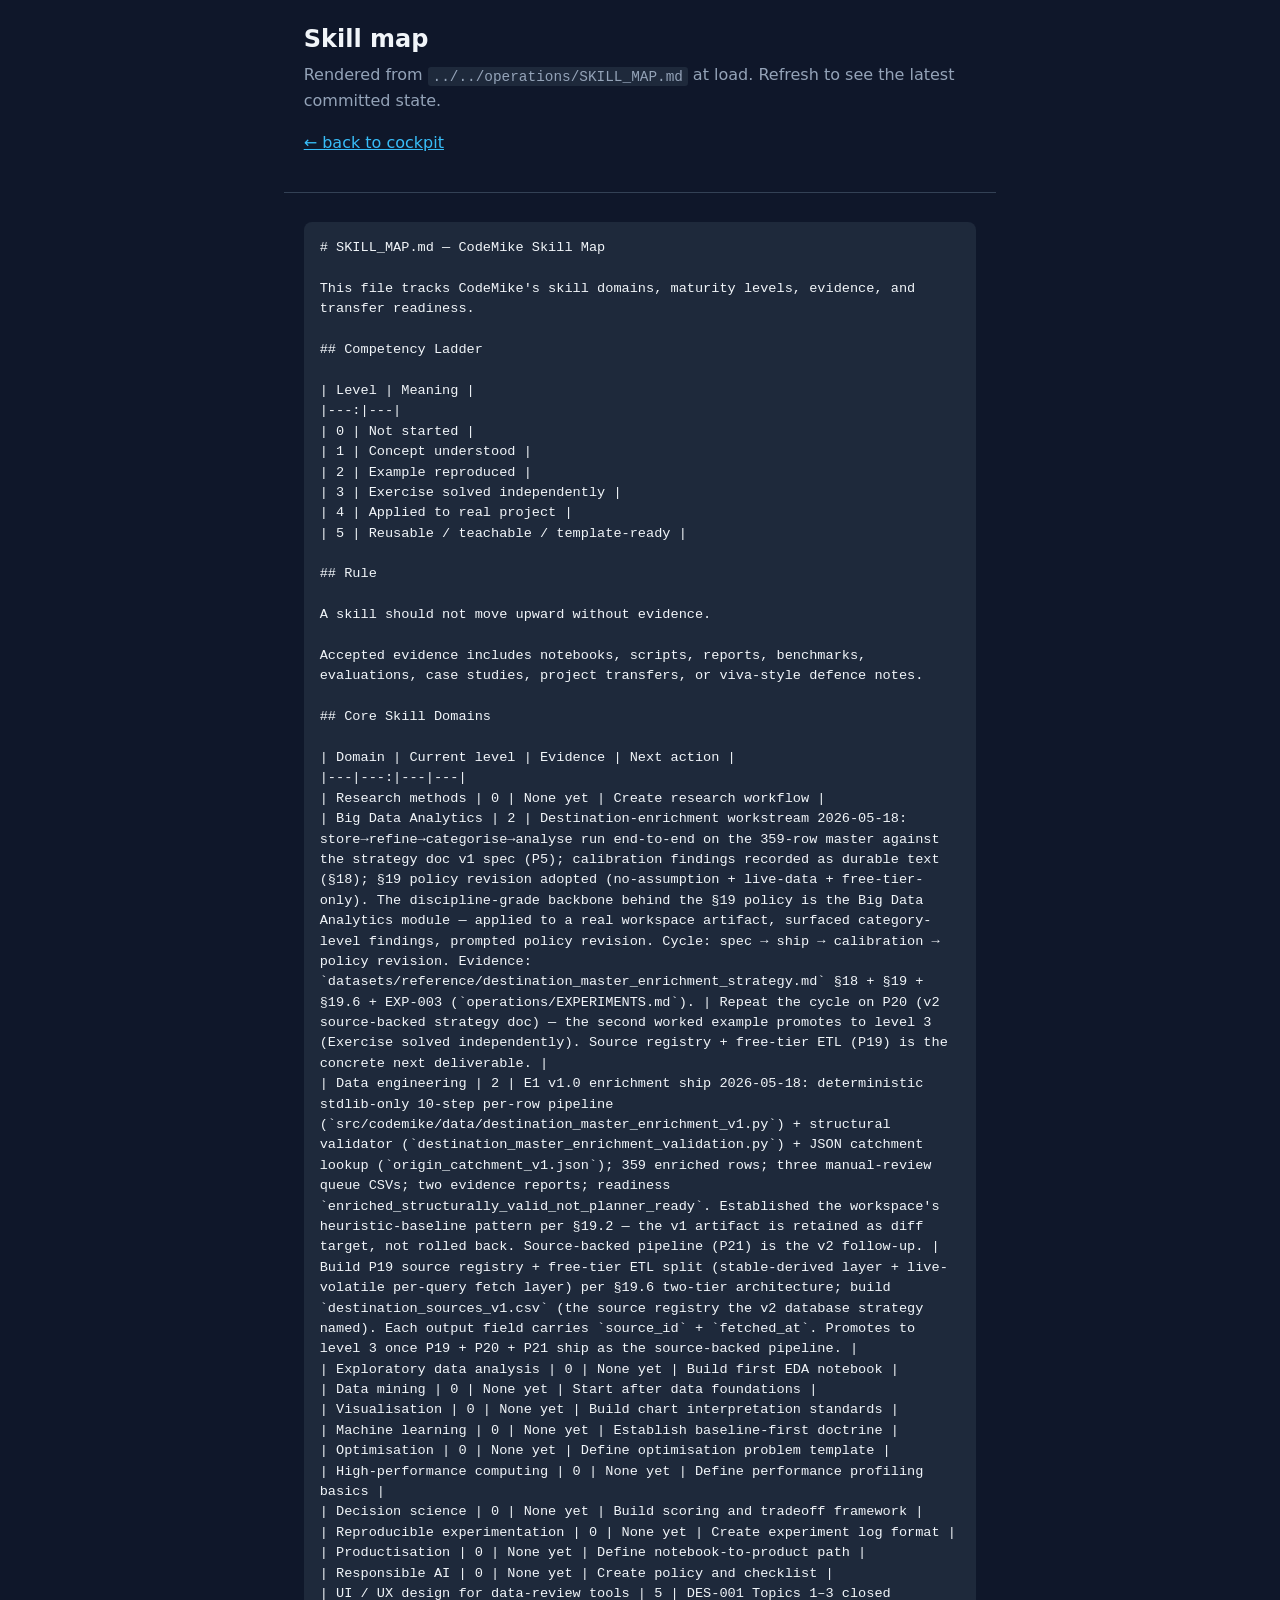
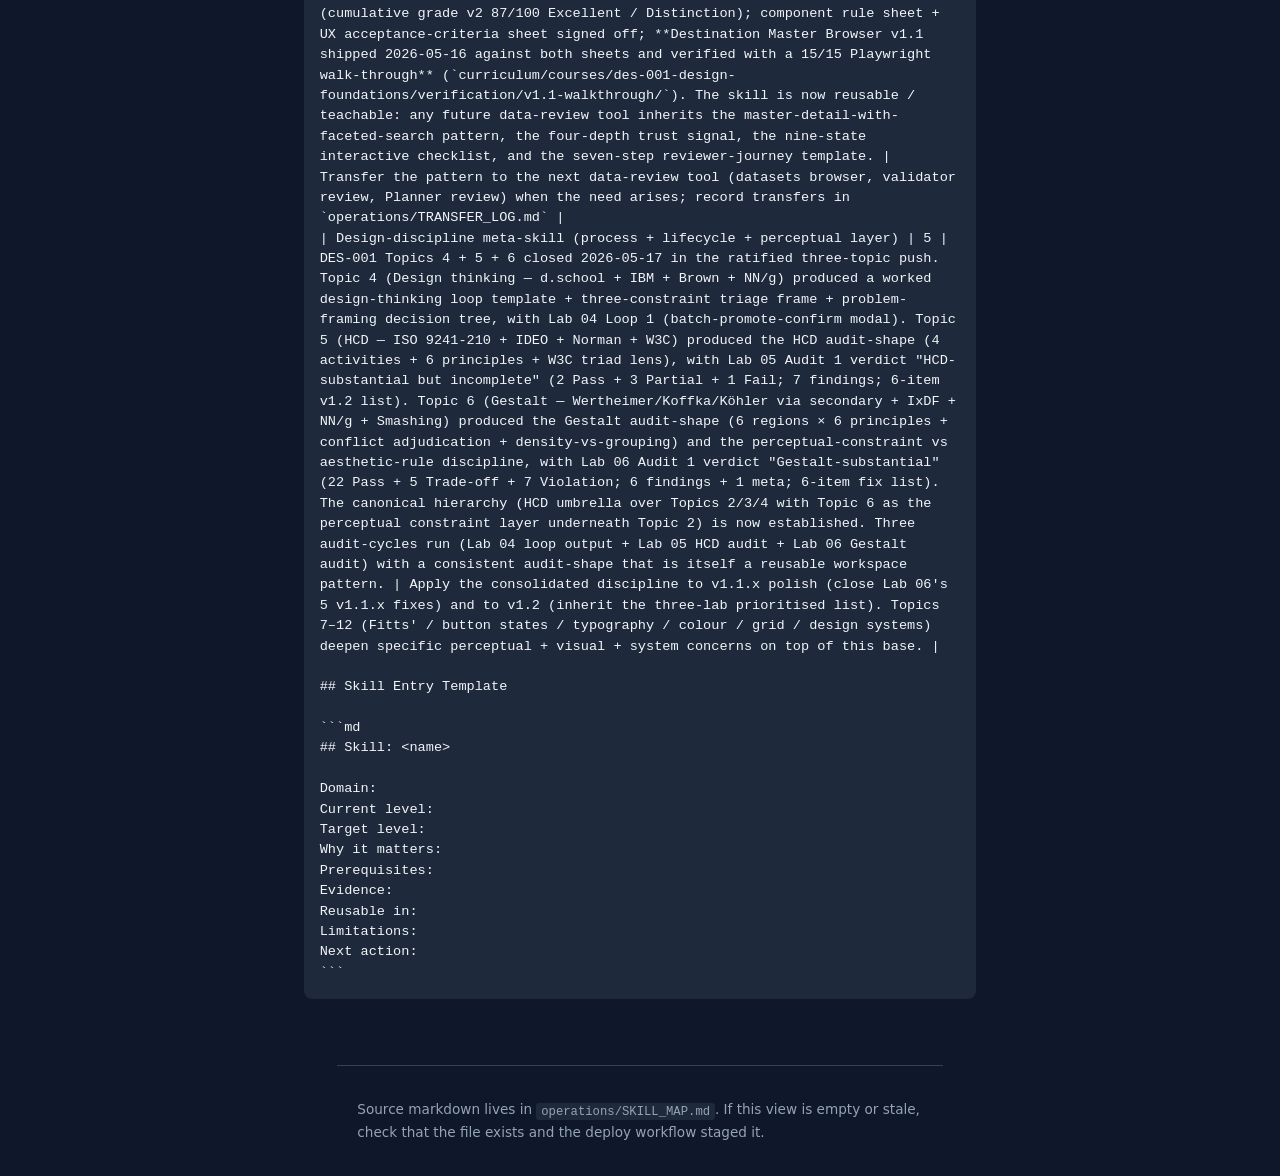
<file: cockpit/views/skill-map.html>
<!doctype html>
<html lang="en">
<head>
  <meta charset="utf-8">
  <meta name="viewport" content="width=device-width, initial-scale=1">
  <title>Skill map &mdash; CodeMike Cockpit</title>
  <link rel="manifest" href="../manifest.webmanifest">
  <link rel="stylesheet" href="../assets/cockpit.css">
  <meta name="theme-color" content="#0f172a">
</head>
<body>
  <header class="cm-header">
    <h1>Skill map</h1>
    <p class="cm-tagline">Rendered from <code data-source>../../operations/SKILL_MAP.md</code> at load. Refresh to see the latest committed state.</p>
    <p><a href="../index.html">&larr; back to cockpit</a></p>
  </header>

  <main class="cm-view" data-source="../../operations/SKILL_MAP.md">
    <p class="cm-loading">Loading skill map&hellip;</p>
  </main>

  <footer class="cm-footer">
    <p>Source markdown lives in <code>operations/SKILL_MAP.md</code>. If this view is empty or stale, check that the file exists and the deploy workflow staged it.</p>
  </footer>

  <script src="../assets/cockpit.js"></script>
</body>
</html>
</file>
<file: cockpit/assets/cockpit.css>
:root {
  --cm-bg: #0f172a;
  --cm-surface: #1e293b;
  --cm-text: #f1f5f9;
  --cm-muted: #94a3b8;
  --cm-accent: #38bdf8;
  --cm-rule: #334155;
  --cm-max: 70ch;
  font-family: ui-sans-serif, system-ui, -apple-system, "Segoe UI", Roboto, sans-serif;
  font-size: 16px;
  line-height: 1.6;
}

* { box-sizing: border-box; }

body {
  margin: 0;
  background: var(--cm-bg);
  color: var(--cm-text);
}

.cm-header, .cm-nav, .cm-view, .cm-footer {
  max-width: var(--cm-max);
  margin: 0 auto;
  padding: 1.25rem 1.25rem;
}

.cm-header h1 { margin: 0 0 0.25rem 0; font-size: 1.5rem; }
.cm-tagline { color: var(--cm-muted); margin: 0 0 0.5rem 0; }

.cm-nav h2 { font-size: 1rem; color: var(--cm-muted); margin-top: 1.5rem; }
.cm-nav ul { padding-left: 1.25rem; }
.cm-nav a { color: var(--cm-accent); text-decoration: none; }
.cm-nav a:hover, .cm-nav a:focus { text-decoration: underline; }

.cm-future { color: var(--cm-muted); font-size: 0.9rem; border-top: 1px solid var(--cm-rule); padding-top: 1rem; margin-top: 1.5rem; }

.cm-view { border-top: 1px solid var(--cm-rule); padding-top: 1rem; }
.cm-view pre {
  background: var(--cm-surface);
  padding: 1rem;
  border-radius: 0.5rem;
  overflow-x: auto;
  font-size: 0.85rem;
  line-height: 1.5;
  white-space: pre-wrap;
  word-wrap: break-word;
}
.cm-loading { color: var(--cm-muted); font-style: italic; }
.cm-error { color: #f87171; }

.cm-footer { color: var(--cm-muted); font-size: 0.85rem; border-top: 1px solid var(--cm-rule); margin-top: 2rem; }

code { background: var(--cm-surface); padding: 0.1rem 0.3rem; border-radius: 0.2rem; font-size: 0.9em; }
a { color: var(--cm-accent); }
</file>
<file: docs/design-foundations-app/styles.css>
:root {
  --bg: #f8fafc;
  --ink: #0f172a;
  --muted: #64748b;
  --panel: #ffffff;
  --line: #e2e8f0;
  --soft: #f1f5f9;
  --accent: #2563eb;
  --accent-soft: #dbeafe;
  --warn: #b45309;
  --warn-soft: #fef3c7;
  --good: #047857;
  --good-soft: #d1fae5;
  --todo: #6d28d9;
  --todo-soft: #ede9fe;
  --radius: 20px;
  --shadow: 0 18px 40px rgba(15, 23, 42, 0.08);
}

* { box-sizing: border-box; }

body {
  margin: 0;
  font-family: Inter, ui-sans-serif, system-ui, -apple-system, BlinkMacSystemFont, "Segoe UI", sans-serif;
  color: var(--ink);
  background: radial-gradient(circle at top left, #dbeafe 0, transparent 32rem), var(--bg);
  line-height: 1.55;
}

.shell {
  width: min(1220px, calc(100vw - 32px));
  margin: 0 auto;
}

.hero { padding: 44px 0 24px; }

.eyebrow {
  display: inline-flex;
  padding: 6px 10px;
  border-radius: 999px;
  background: var(--accent-soft);
  color: #1d4ed8;
  font-weight: 800;
  font-size: 12px;
  letter-spacing: .03em;
  text-transform: uppercase;
  margin-bottom: 14px;
}

h1 { margin: 0; font-size: clamp(32px, 5vw, 58px); line-height: .98; letter-spacing: -0.055em; max-width: 950px; }

.lead { color: var(--muted); max-width: 900px; margin: 18px 0 0; font-size: 17px; }

.notice { margin-top: 22px; padding: 16px 18px; background: var(--warn-soft); color: #78350f; border: 1px solid #fde68a; border-radius: 16px; font-size: 14px; }

.stats { display: grid; grid-template-columns: repeat(4, 1fr); gap: 14px; margin: 22px 0; }
.stat { background: var(--panel); border: 1px solid var(--line); border-radius: 16px; padding: 16px; box-shadow: var(--shadow); }
.stat small { display: block; color: var(--muted); margin-bottom: 6px; font-weight: 700; }
.stat strong { font-size: 28px; letter-spacing: -0.04em; }

.workflow, .rule-grid { display: grid; gap: 12px; }
.workflow { grid-template-columns: repeat(5, 1fr); margin-bottom: 24px; }
.rule-grid { grid-template-columns: 1fr 1fr; margin: 24px 0; }
.step, .rule, .module { background: var(--panel); border: 1px solid var(--line); box-shadow: var(--shadow); }
.step { border-radius: 16px; padding: 14px; }
.step strong { display: block; margin-bottom: 5px; }
.step span { color: var(--muted); font-size: 13px; }
.rule { border-radius: var(--radius); padding: 18px; }
.rule h3 { margin: 0 0 10px; letter-spacing: -0.03em; }
.rule ul { margin: 10px 0 0; padding-left: 20px; color: #334155; }
.rule li { margin: 5px 0; }

.section-title { margin: 34px 0 14px; display: flex; justify-content: space-between; gap: 16px; align-items: end; }
.section-title h2 { margin: 0; font-size: 26px; letter-spacing: -0.04em; }
.section-title p { margin: 0; color: var(--muted); max-width: 650px; font-size: 14px; }

.module-list { display: grid; gap: 16px; }
.module { background: rgba(255, 255, 255, 0.94); border-radius: var(--radius); padding: 18px; min-width: 0; }
.module-head { display: grid; grid-template-columns: auto 1fr auto; gap: 12px; align-items: start; margin-bottom: 14px; }
.num { width: 38px; height: 38px; border-radius: 13px; display: grid; place-items: center; background: var(--soft); color: var(--muted); font-weight: 900; }
.status { display: inline-flex; align-items: center; min-height: 30px; border-radius: 999px; padding: 5px 10px; font-size: 11px; font-weight: 850; white-space: nowrap; border: 1px solid transparent; }
.status.done { background: var(--good-soft); color: var(--good); border-color: #a7f3d0; }
.status.partial { background: var(--warn-soft); color: var(--warn); border-color: #fde68a; }
.status.todo { background: var(--todo-soft); color: var(--todo); border-color: #ddd6fe; }
.module h3 { margin: 0 0 5px; font-size: 24px; line-height: 1.1; letter-spacing: -0.04em; }
.module .summary { margin: 0; color: var(--muted); font-size: 14px; max-width: 900px; }
.module-grid { display: grid; grid-template-columns: minmax(0, 1.05fr) minmax(0, .95fr); gap: 16px; align-items: start; }
.panel { background: var(--soft); border: 1px solid var(--line); border-radius: 16px; padding: 14px; min-width: 0; margin-bottom: 12px; }
.panel h4 { margin: 0 0 8px; font-size: 13px; text-transform: uppercase; letter-spacing: .05em; color: #475569; }
.panel p, .panel li { color: #334155; font-size: 13px; }
.panel p { margin: 0; }
.panel ul { margin: 8px 0 0; padding-left: 20px; }
.source-list { display: grid; gap: 8px; }
.source-row { display: grid; grid-template-columns: 96px 1fr; gap: 8px; align-items: start; padding: 9px; background: white; border: 1px solid var(--line); border-radius: 12px; }
.source-type { display: inline-flex; justify-content: center; border-radius: 999px; padding: 4px 7px; font-size: 10px; font-weight: 900; text-transform: uppercase; background: #e0f2fe; color: #0369a1; }
.source-type.applied { background: #dcfce7; color: #166534; }
.source-type.cross { background: #f3e8ff; color: #7e22ce; }
.source-type.authority { background: #fee2e2; color: #991b1b; }
.source-type.extension { background: #ffedd5; color: #9a3412; }
.source-row a { color: #1d4ed8; font-weight: 800; text-decoration: none; font-size: 13px; }
.source-row a:hover { text-decoration: underline; }
.source-row small { display: block; color: var(--muted); margin-top: 2px; }
.further { background: #fff7ed; border: 1px solid #fed7aa; border-radius: 14px; padding: 12px; }
.further h4 { color: #9a3412; }
.decision { background: #0f172a; color: #e2e8f0; border-radius: 24px; padding: 22px; margin: 30px 0 44px; box-shadow: var(--shadow); }
.decision h2 { margin-top: 0; letter-spacing: -0.03em; }
.decision code { color: #bfdbfe; }
.decision p { color: #cbd5e1; }
.decision a { color: #93c5fd; font-weight: 800; }

@media (max-width: 980px) {
  .workflow { grid-template-columns: repeat(2, 1fr); }
  .stats { grid-template-columns: repeat(2, 1fr); }
  .section-title { display: block; }
  .section-title p { margin-top: 8px; }
  .rule-grid, .module-grid { grid-template-columns: 1fr; }
}

@media (max-width: 640px) {
  .workflow, .stats { grid-template-columns: 1fr; }
  .module-head { grid-template-columns: auto 1fr; }
  .module-head .status { grid-column: 1 / -1; width: fit-content; }
  .source-row { grid-template-columns: 1fr; }
  .hero { padding-top: 28px; }
}
</file>
